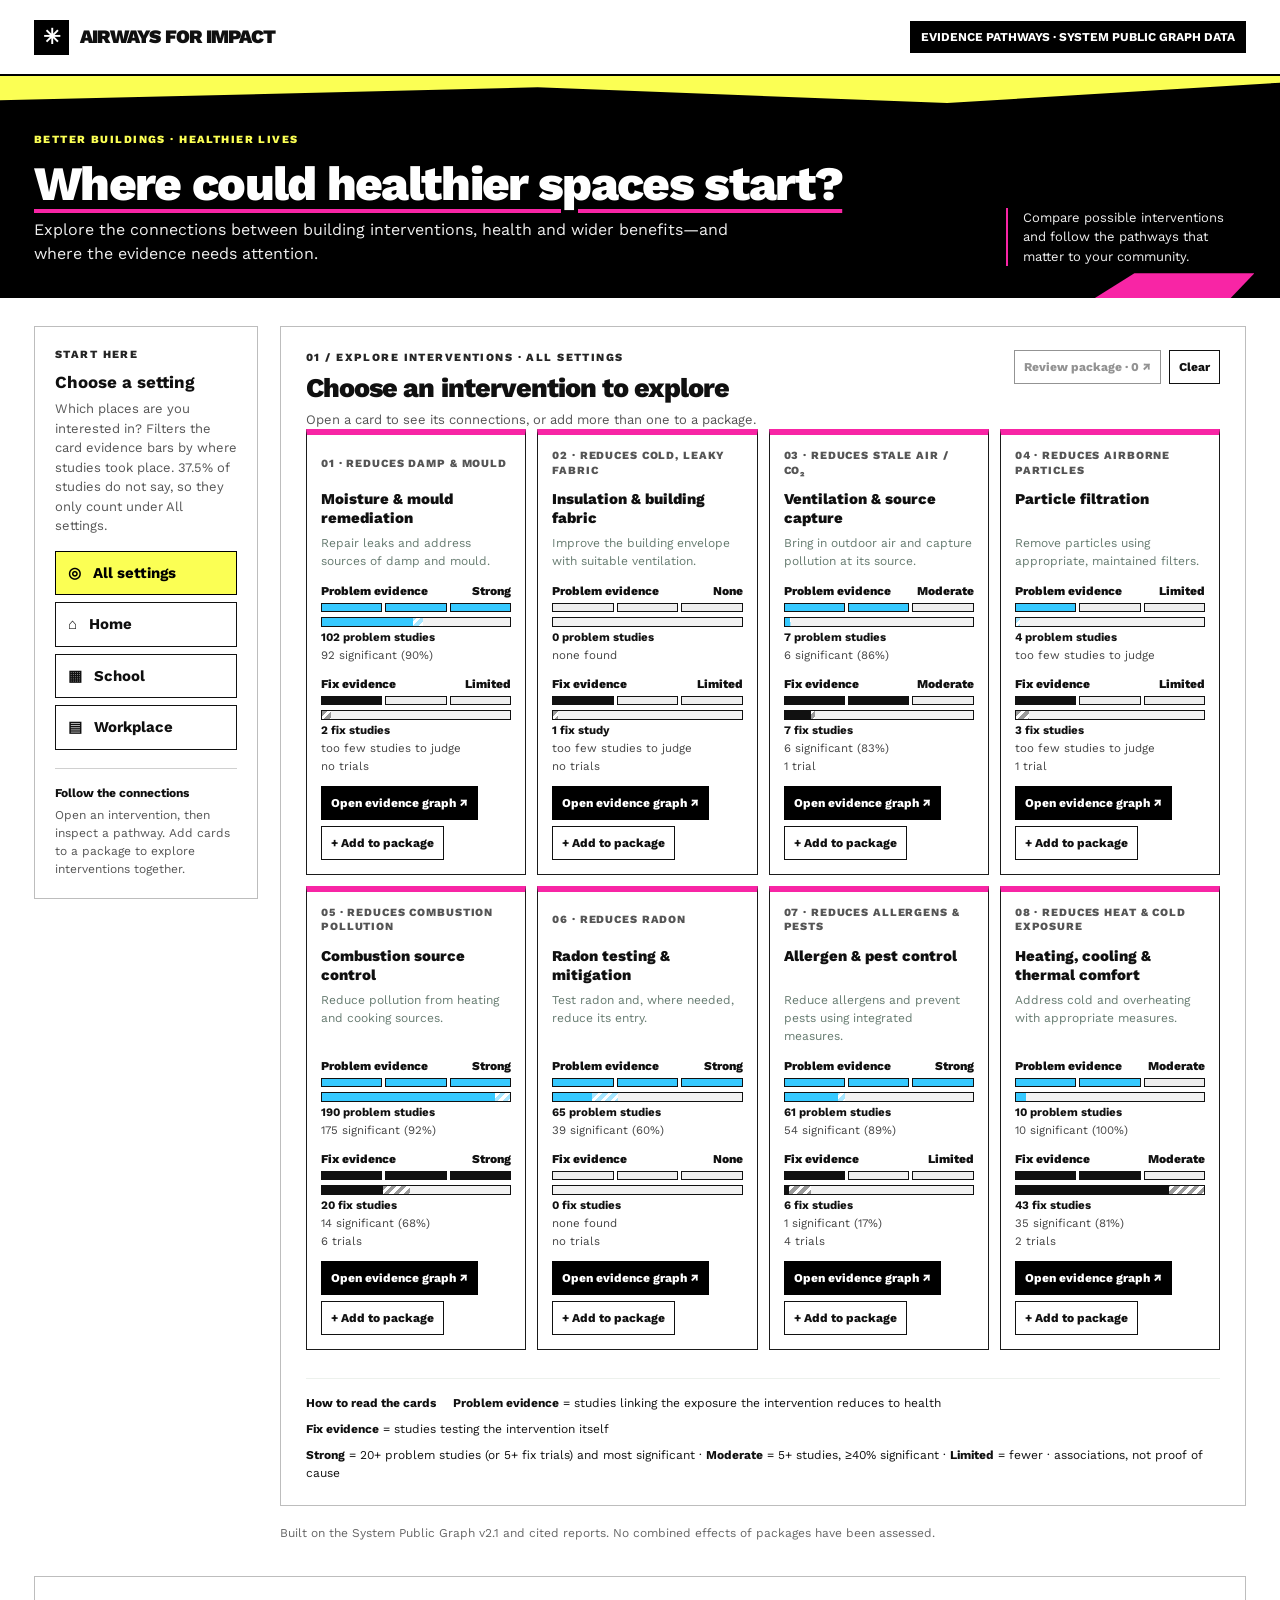
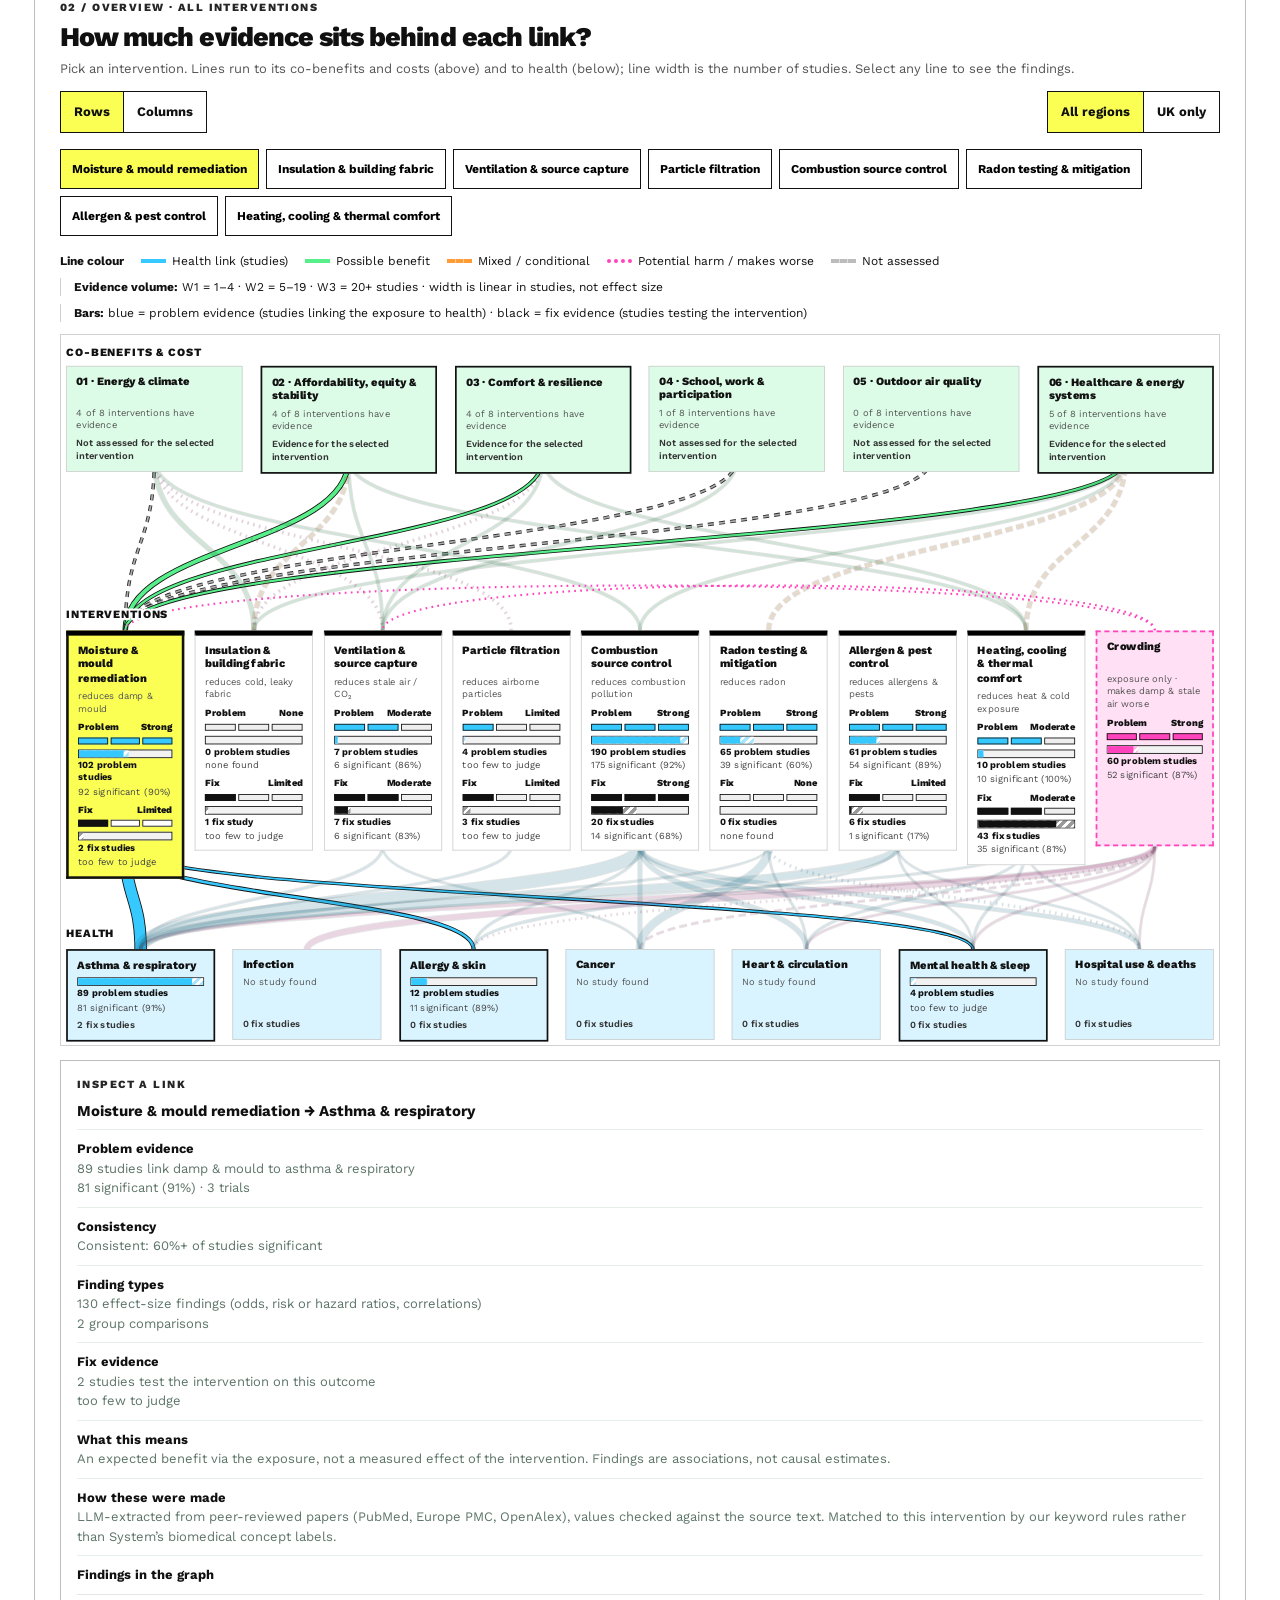
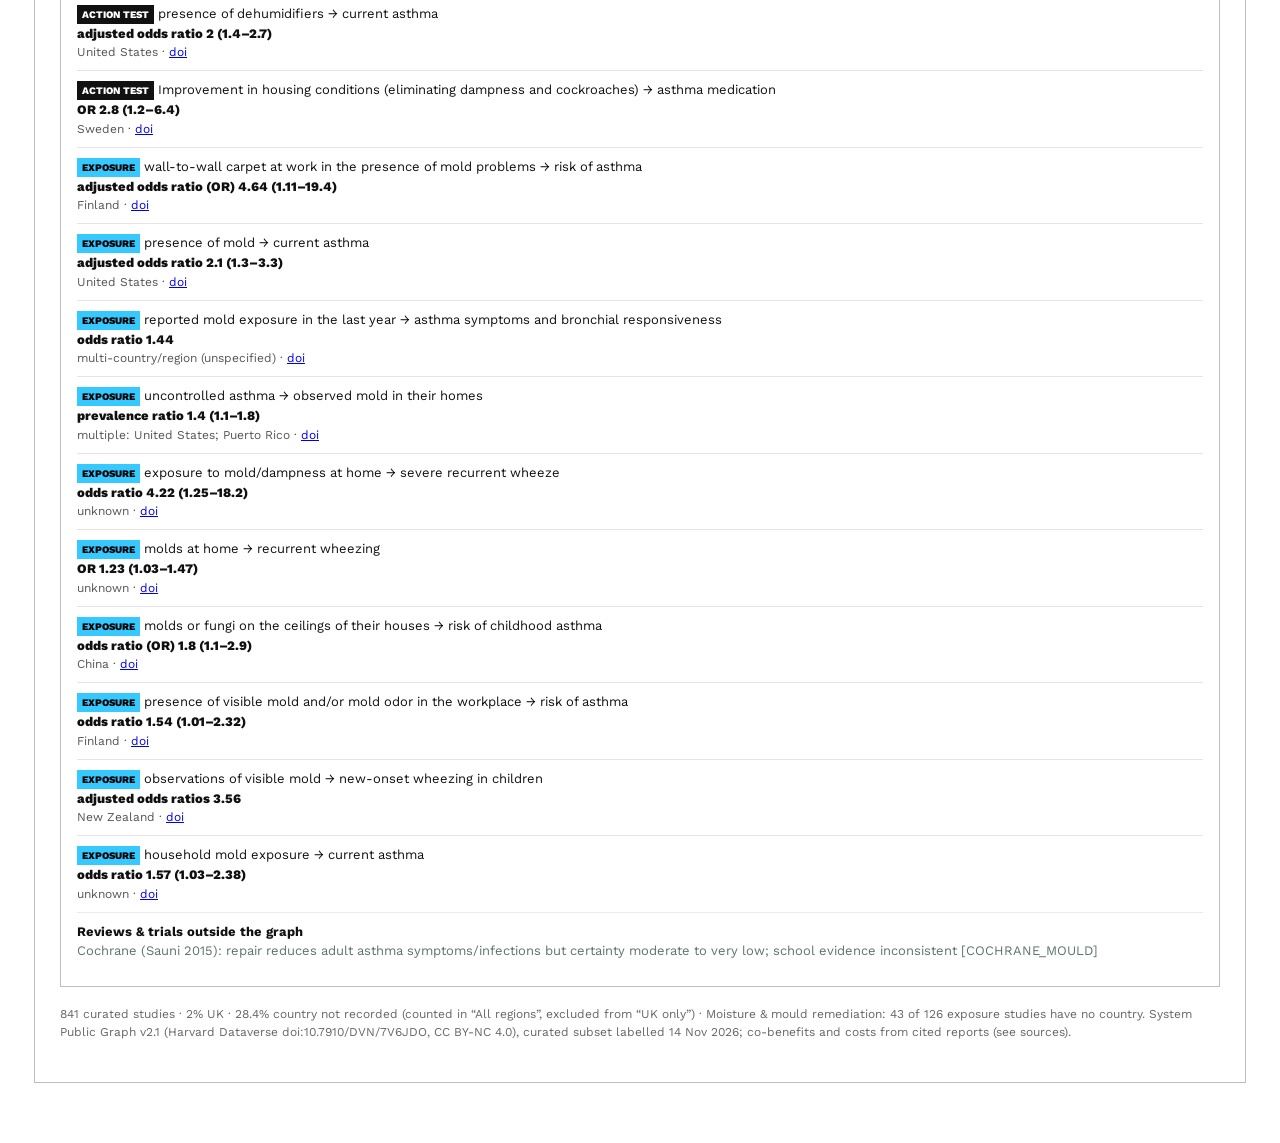
<file: index.html>
<!doctype html>
<html lang="en"><head><meta charset="utf-8"><meta name="viewport" content="width=device-width, initial-scale=1">
<title>Airways for Impact — indoor air evidence pathways</title>
<link rel="preconnect" href="https://fonts.googleapis.com"><link href="https://fonts.googleapis.com/css2?family=Work+Sans:wght@400;500;600;700;800;900&display=swap" rel="stylesheet">
<style>
:root{--ink:#173a32;--muted:#60766d;--green:#17664f;--line:#dce7dd;--paper:#f5f7f1;--amber:#a96114;--harm:#9b4661}*{box-sizing:border-box}body{margin:0;background:var(--paper);color:var(--ink);font:15px/1.5 system-ui,-apple-system,"Segoe UI",sans-serif}button{font:inherit;cursor:pointer}button:focus-visible{outline:3px solid #d39737;outline-offset:3px}.shell{max-width:1390px;margin:auto;padding:0 34px}.top{background:white;border-bottom:1px solid var(--line)}.top .shell{height:74px;display:flex;align-items:center;justify-content:space-between}.brand{display:flex;gap:11px;align-items:center;font-weight:800;font-size:19px;letter-spacing:-.04em}.mark{display:grid;place-items:center;width:35px;height:35px;border-radius:11px;background:#226f5a;color:#fff;font-size:21px}.tag{font-size:12px;font-weight:700;color:#527366;background:#eaf3eb;border-radius:50px;padding:7px 11px}.main{padding-top:34px;padding-bottom:60px}.eyebrow,.cap{font-size:11px;letter-spacing:.13em;text-transform:uppercase;font-weight:800;color:#5a8371}.hero{display:flex;justify-content:space-between;gap:30px;align-items:end;margin-bottom:25px}.hero h1{font:500 clamp(34px,4vw,48px)/1.08 Georgia,serif;letter-spacing:-.035em;margin:9px 0}.hero p{margin:0;max-width:700px;color:var(--muted);font-size:16px}.hero-note{border-left:2px solid #b5d5c2;padding-left:15px;max-width:240px;color:var(--muted);font-size:13px}.layout{display:grid;grid-template-columns:224px minmax(0,1fr);align-items:start;gap:22px}.side,.panel,.detail,.pack{background:white;border:1px solid var(--line);border-radius:16px}.side{padding:20px;position:sticky;top:15px}.side h2{font-size:17px;margin:6px 0 4px}.side p{font-size:13px;color:var(--muted);margin:0 0 15px}.choices{display:grid;gap:7px}.choice{border:1px solid var(--line);background:white;color:var(--ink);border-radius:9px;padding:10px 12px;text-align:left;font-weight:700}.choice[aria-pressed=true]{background:#e5f2e9;border-color:#76a58a;color:#155e48}.side-note{border-top:1px solid var(--line);padding-top:15px;margin-top:18px;font-size:12px;color:var(--muted)}.side-note b{display:block;color:var(--ink);margin-bottom:4px}.panel{padding:23px 25px}.panelhead{display:flex;justify-content:space-between;gap:16px;align-items:start}.panelhead h2,.detail h2{font:500 27px/1.15 Georgia,serif;letter-spacing:-.02em;margin:6px 0}.panelhead p,.detail p{margin:0;color:var(--muted);font-size:13px}.sim{background:#fff5e3;color:#835921;border:1px solid #eddbb7;border-radius:9px;padding:10px 13px;margin:17px 0;font-size:12px;line-height:1.4}.cards{display:grid;grid-template-columns:repeat(4,minmax(0,1fr));gap:11px}.card{display:flex;flex-direction:column;border:1px solid #d6e5d8;background:#f9fcf8;border-radius:13px;padding:14px;min-height:252px;overflow:hidden}.card.open{background:#f1f8f3;border-color:#8bb69a}.card-top{display:flex;justify-content:space-between;align-items:center;gap:6px}.number{font-size:11px;color:#799083;font-weight:800;letter-spacing:.08em}.card h3{font-size:15px;line-height:1.25;margin:10px 0 7px}.card p{font-size:12px;color:#667b70;margin:0}.card-body{flex:1}.front-foot{font-size:11px;color:#75897d;margin-top:16px}.card-actions{display:flex;gap:6px;flex-wrap:wrap;margin-top:12px}.btn{border:1px solid #bad6c3;border-radius:8px;color:#175d47;background:white;font-size:12px;font-weight:750;padding:7px 9px}.btn.primary{background:#1d6a50;color:white;border-color:#1d6a50}.btn[aria-pressed=true]{background:#e1f1e5;border-color:#83b493}.card-graph{height:107px;width:100%;display:block;margin:4px 0 0}.svg-label{font:600 10px system-ui;fill:#375a4c}.svg-small{font:600 8px system-ui;fill:#587567}.back-caption{font-size:10px!important;color:#708479!important}.mini-legend{display:flex;flex-wrap:wrap;align-items:center;gap:8px 17px;border-top:1px solid #edf1ed;margin-top:17px;padding-top:15px;font-size:11px;color:#526a5e}.leg{display:inline-flex;align-items:center;gap:6px}.stroke{width:25px;border-top:4px solid #23816a}.stroke.mix{border-color:#c27c20;border-top-width:3px;border-top-style:dashed}.stroke.harm{border-color:#a24a67;border-top-style:dotted}.stroke.na{border-color:#8b9b92;border-top-style:dashed;border-top-width:2px}.weight{border-left:1px solid var(--line);padding-left:13px}.detail,.pack{margin-top:16px;padding:22px 25px}.detailhead{display:flex;align-items:start;justify-content:space-between;gap:15px}.detailhead .tag{white-space:nowrap}.flow{display:grid;grid-template-columns:1fr 42px 1fr 42px 1fr 42px 1fr;align-items:center;gap:0;margin:18px 0}.node{background:#f5f9f4;border:1px solid #dce9dc;border-radius:10px;padding:13px;min-height:91px}.node b{display:block;font-size:13px;line-height:1.25;margin-top:7px}.node span{font-size:10px;color:#668073;text-transform:uppercase;letter-spacing:.07em;font-weight:800}.edge{height:0;border-top:5px solid #23816a;position:relative}.edge:after{content:'›';position:absolute;right:-3px;top:-16px;color:#23816a;font-size:21px}.edge.mid{border-top:3px dashed #c27c20}.edge.mid:after{color:#a66b1e}.edge.none{border-top:2px dashed #8b9b92}.edge.none:after{color:#8b9b92}.details-grid{display:grid;grid-template-columns:1fr 1fr;gap:10px}.insight{background:#f7f9f5;border-radius:9px;padding:12px 14px;font-size:12px;color:#5f7369}.insight b{display:block;color:#254f3d;margin-bottom:3px}.pack{display:flex;justify-content:space-between;gap:20px;align-items:center}.pack h2{font-size:16px;margin:0 0 4px}.pack p{font-size:12px;color:var(--muted);margin:0}.selected{display:flex;flex-wrap:wrap;gap:6px;margin-top:9px}.chip{border-radius:30px;padding:5px 9px;background:#eaf4eb;color:#27614a;font-size:11px;font-weight:700}.foot{font-size:12px;color:#708377;margin:18px 0}.focus-btn{border:0;background:none;text-decoration:underline;text-underline-offset:3px;color:#17664f;padding:0;font-weight:700;font-size:11px}.live{position:absolute;left:-9999px}.back-title{font-size:11px;font-weight:700;color:#4e7461;margin:7px 0 0}
@media(max-width:1150px){.cards{grid-template-columns:repeat(2,minmax(0,1fr))}.card{min-height:222px}}@media(max-width:750px){.shell{padding-left:17px;padding-right:17px}.hero-note{display:none}.layout{grid-template-columns:1fr}.side{position:static}.choices{grid-template-columns:repeat(3,1fr)}.side-note{display:none}.panel,.detail,.pack{padding:18px}.flow{grid-template-columns:1fr;gap:4px}.node{min-height:auto}.edge,.edge.mid,.edge.none{height:18px;width:0;border-top:0;border-left:3px solid #23816a;justify-self:center}.edge.mid{border-left:3px dashed #c27c20}.edge.none{border-left:2px dashed #8b9b92}.edge:after{content:'⌄';right:auto;top:2px;left:-7px}.pack{align-items:start;flex-direction:column}.weight{border:0;padding:0}.details-grid{grid-template-columns:1fr}}@media(max-width:470px){.cards{grid-template-columns:1fr}.hero h1{font-size:34px}.top .tag{font-size:10px}.panelhead{display:block}.card{min-height:190px}}
.svg-label{font-size:12px}.svg-small{font-size:10px}.card-graph{height:120px}.card{min-height:240px}.pack>div{flex:1}.pack{align-items:flex-start}
dialog.map-dialog{border:0;border-radius:18px;padding:0;width:min(1500px,96vw);max-width:none;max-height:95vh;background:#f6f8f3;color:var(--ink);box-shadow:0 30px 90px #0b2a1b55}dialog.map-dialog::backdrop{background:#102e24bb}.modal-head{position:sticky;top:0;z-index:5;background:#fff;border-bottom:1px solid var(--line);padding:18px 27px;display:flex;align-items:start;justify-content:space-between;gap:20px}.modal-head h2{font:500 30px/1.15 Georgia,serif;margin:4px 0}.modal-head p{font-size:13px;color:var(--muted);margin:0}.close{background:white;border:1px solid var(--line);border-radius:8px;padding:8px 13px;color:var(--ink);font-weight:700}.modal-body{padding:0 27px 28px}.map-grid{display:grid;grid-template-columns:minmax(0,1fr) 280px;gap:15px;align-items:start}.map-box,.inspector,.investment{background:#fff;border:1px solid var(--line);border-radius:14px}.map-box{padding:17px}.map-box h3,.inspector h3,.investment h3{margin:0;font-size:16px}.map-box p,.inspector p,.investment p{font-size:12px;color:var(--muted);margin:5px 0}.graph-wrap{overflow-x:auto;background:#f9fbf8;border:1px solid #edf2eb;border-radius:11px;margin-top:12px}.network{width:100%;min-width:850px;height:auto;display:block}.network text{font-family:system-ui,sans-serif}.network .heading{font-size:11px;letter-spacing:1px;font-weight:800;fill:#678579}.network .node-title{font-size:12px;font-weight:700;fill:#254e40}.network .node-sub{font-size:10px;fill:#71867b}.network .map-edge{fill:none;stroke-linecap:round}.network .edge-hit{fill:none;stroke:transparent;stroke-width:20;cursor:pointer}.network .edge-hit:focus{stroke:#e4b45177;outline:none}.network .edge-num{font-size:10px;font-weight:800;fill:white;pointer-events:none}.network .edge-badge{pointer-events:none}.map-legend{margin:10px 0 0;padding:0;border:0}.inspector{padding:17px;position:sticky;top:90px}.inspector h4{font-size:14px;line-height:1.3;margin:12px 0}.metric{border-top:1px solid #e8eee8;padding:9px 0;font-size:12px;color:#5d7468}.metric b{display:block;color:#244b3b}.demo-label{font-weight:800;color:#9b6426}.link-list{display:flex;flex-wrap:wrap;gap:6px;margin-top:11px}.link-list button{font-size:11px;padding:6px 8px}.link-list button[aria-pressed=true]{background:#1e6b51;color:white;border-color:#1e6b51}.investment{padding:18px;margin-top:15px}.investment-grid{display:grid;grid-template-columns:repeat(3,1fr);gap:10px;margin-top:10px}.investment-cell{padding:13px;background:#f6f9f5;border-radius:9px}.investment-cell b{font-size:12px;color:#275443}.investment-cell p{font-size:12px}.card{min-height:205px}.card h3{margin-top:12px}.node-under{font-size:11px;color:#769083;margin-top:13px}
@media(max-width:1000px){.map-grid{grid-template-columns:1fr}.inspector{position:static}.investment-grid{grid-template-columns:1fr}.modal-head{position:static}.modal-body{padding:0 16px 20px}.modal-head{padding:16px}.modal-head h2{font-size:24px}} 
dialog.map-dialog{border-radius:0}.network .edge-hit{stroke-width:26}.link-list button{font-size:12px}.map-note{margin:8px 0!important;font-size:12px!important;color:#4b4b4b!important}
/* Visual language inspired by Elevate Great: bold typography, monochrome and angular neon accents. */
:root{--ink:#101010;--muted:#555;--green:#111;--line:#d0d0d0;--paper:#fff}body{font-family:"Work Sans",Arial,Helvetica,sans-serif;background:#fff}.top{border-bottom:2px solid #000}.brand{font-weight:900;text-transform:uppercase;letter-spacing:-.04em}.mark{background:#000;color:#fff;border-radius:0}.top .tag{background:#000;color:#fff;border-radius:0;text-transform:uppercase}.main{padding-top:0}.hero{position:relative;background:#000;color:#fff;margin:0 -34px 28px;padding:56px 34px 32px;overflow:hidden}.hero:before{content:"";position:absolute;top:0;left:0;right:0;height:27px;background:#fbff54;clip-path:polygon(0 0,100% 0,100% 25%,74% 100%,42% 42%,0 90%)}.hero:after{content:"";position:absolute;right:2%;bottom:0;width:160px;height:25px;background:#f825a5;clip-path:polygon(25% 0,100% 0,85% 100%,0 100%)}.hero h1,.panelhead h2,.modal-head h2{font-family:"Work Sans",Arial,Helvetica,sans-serif;font-weight:800;letter-spacing:-.035em}.hero h1{text-decoration:underline;text-decoration-color:#f825a5;text-decoration-thickness:4px;text-underline-offset:9px}.hero p,.hero-note{color:#eee}.hero .eyebrow{color:#fbff54}.hero-note{border-color:#f825a5}.eyebrow,.cap{color:#252525}.side,.panel,.pack,.map-box,.inspector,.investment,.map-dialog,.card,.investment-cell{border-radius:0}.side,.panel,.pack,.map-box,.inspector,.investment{border:1px solid #bdbdbd}.card{background:#fff;border:1px solid #1b1b1b;border-top:6px solid #f825a5}.card h3{font-weight:800}.number{color:#555}.choice{border:1px solid #111;border-radius:0}.choice[aria-pressed=true]{background:#fbff54;color:#000;border-color:#000}.btn{border:1px solid #111;border-radius:0;color:#111;background:#fff}.btn.primary{background:#000;border-color:#000;color:#fff}.btn:hover,.btn.primary:hover{background:#f825a5;color:#000;border-color:#000}.btn[aria-pressed=true],.chip{background:#fbff54;color:#000;border-radius:0}.sim{background:#fff8d2;color:#3d3000;border:1px solid #c8ba55;border-radius:0}.tag{background:#f5f5f5;color:#111;border-radius:0}.modal-head{border-bottom:4px solid #f825a5}.modal-head h2{font-size:30px}.close{border:1px solid #000;border-radius:0}.map-box,.inspector{background:#fff}.graph-wrap{background:#fafafa;border:1px solid #d1d1d1;border-radius:0}.network .heading{fill:#333}.network .node-title{fill:#111}.investment-cell{background:#f1f1f1}.investment-cell b{color:#111}.link-list button[aria-pressed=true]{background:#000;border-color:#000}.pack h2{font-weight:800}.foot{color:#666}dialog.map-dialog::backdrop{background:#000b}button:focus-visible{outline:3px solid #d31585;outline-offset:3px}@media(max-width:750px){.hero{margin-left:-17px;margin-right:-17px;padding-left:17px;padding-right:17px}.hero:after{display:none}}
.graph-wrap{background:#101010;border:0}.network .heading{fill:#dedede}.network .node-title{fill:#111}.network .edge-num{fill:#111;font-size:10px}.stroke{border-color:#57ef8a}.stroke.mix{border-color:#ff9c36}.stroke.harm{border-color:#ff43bd}.stroke.na{border-color:#aaa}.stroke.member{border-color:#36c9ff;border-top-style:dotted}.package-actions{display:flex;gap:8px;align-items:start;flex-wrap:wrap}.btn:disabled{opacity:.45;cursor:not-allowed}.matrix-wrap{overflow-x:auto;margin-top:20px}.matrix-wrap h3{margin-bottom:6px}.matrix{width:100%;border-collapse:collapse;font-size:12px}.matrix th,.matrix td{text-align:left;border:1px solid #ccc;padding:9px;min-width:130px}.matrix thead th{background:#111;color:white}.matrix tbody th{background:#f4f4f4}.matrix .unknown-cell{color:#555;font-weight:700}.matrix .joint-row th{background:#fbff54}.score-legend{background:#f5f5f5;padding:9px;margin-top:10px;font-size:12px;color:#111}.score-legend b{font-weight:800}.network text{font-family:'Work Sans',Arial,sans-serif}.modal-body .metric b{color:#111}
.index-group{border:1px solid #a5a5a5;margin:8px 0;background:#fff}.index-group summary{cursor:pointer;padding:12px 14px;font-weight:800;background:#f3f3f3;list-style-position:inside}.index-group[open] summary{background:#fbff54}.index-group .group-content{padding:12px}.index-group .group-content p{margin:0 0 10px;color:#444}.matrix-scroll{overflow-x:auto}.matrix{width:100%;min-width:530px}.matrix th,.matrix td{vertical-align:top}.matrix th:first-child{min-width:270px}.matrix thead th:not(:first-child){min-width:150px}.matrix td{color:#333}.indicator-unit{display:block;font-weight:400;color:#555;margin-top:3px}.matrix-actions{display:flex;gap:8px;flex-wrap:wrap;margin:10px 0}.index-count{font-size:11px;font-weight:500;margin-left:5px}.joint-head{background:#075d80!important}.scope-note{font-size:12px;color:#444;max-width:950px}
body:has(dialog[open]){overflow:hidden}.matrix-wrap{scroll-margin-top:150px}.inspector{top:145px}.index-count{font-size:12px}.metric,.matrix,.scope-note{font-size:13px}@media(max-width:1000px){.inspector{position:static}.matrix-wrap{scroll-margin-top:16px}}
.gctl{display:flex;gap:10px;flex-wrap:wrap}.seg{display:flex;border:1px solid #111}.seg button{border:0;background:#fff;color:#111;padding:9px 13px;font-weight:700;font-size:13px;min-height:40px}.seg button[aria-pressed=true]{background:#fbff54}.seg button+button{border-left:1px solid #111}
.gpick{display:flex;flex-wrap:wrap;gap:7px;margin:16px 0}.gpick button{border:1px solid #111;background:#fff;color:#000;padding:9px 11px;font-weight:700;font-size:12px;min-height:40px}.gpick button[aria-pressed=true]{background:#fbff54}
.gwrap{display:grid;grid-template-columns:1fr;gap:14px;align-items:start}.gscroll{overflow-x:auto;border:1px solid #d1d1d1;background:#fff}#gsvg{display:block;width:100%;min-width:1240px;height:auto}
#gsvg text{font-family:'Work Sans',Arial,sans-serif}#gsvg .hit{fill:none;stroke:transparent;stroke-width:16;cursor:pointer}#gsvg .hit:focus{outline:none;stroke:#fbff5499}#gsvg .nodeg{cursor:pointer}
.ginspect{border:1px solid #bdbdbd;padding:16px;max-height:520px;overflow:auto;font-size:13px}.ginspect h4{margin:8px 0;font-size:15px;line-height:1.3}.ginspect .metric b{display:block;color:#111}
.ginspect ul{list-style:none;margin:0;padding:0}.ginspect li{border-top:1px solid #e5e5e5;padding:9px 0}.ginspect li .st{font-weight:800}.ginspect li .meta{color:#555;font-size:12px}.tagk{display:inline-block;font-size:10px;font-weight:800;padding:2px 5px;margin-right:4px;background:#111;color:#fff}.tagk.e{background:#36c9ff;color:#000}
.glegend{display:flex;flex-wrap:wrap;gap:8px 17px;align-items:center;border-top:1px solid #edf1ed;margin-top:14px;padding-top:12px;font-size:12px;color:#111}.gl{width:25px;border-top:4px solid}.cardbars{margin:10px 0 0;display:grid;gap:6px}.cardbars .row{display:flex;align-items:center;gap:6px;font-size:11px;color:#444}.cardbars .trk{flex:1;height:8px;border:1px solid #111;background:#eee;position:relative}.cardbars .fill{position:absolute;left:0;top:0;bottom:0}
@media(max-width:1000px){.gwrap{grid-template-columns:1fr}.ginspect{position:static;max-height:none}}
#gsvg foreignObject{overflow:visible}.gn{box-sizing:border-box;padding:9px 11px;display:flex;flex-direction:column;gap:6px;overflow:visible;font-family:'Work Sans',Arial,sans-serif;color:#111;border:1px solid #d0d0d0;background:#fff;overflow-wrap:break-word;word-break:normal}
.gn .gt{font-weight:800;font-size:13px;line-height:1.25}.gn .gs{font-size:11px;line-height:1.35;color:#555}.gn .gs2{font-size:11px;line-height:1.35;color:#333;font-weight:600}
.gn.cob{background:#dcfce7}.gn.cob.on{border:2px solid #111}.gn.hl{background:#d9f4ff}.gn.hl.on{border:2px solid #111}.gn.int{border-top:6px solid #000}.gn.int.sel{background:#fbff54;border:3px solid #111;border-top:6px solid #000}.gn.cr{background:#ffe0f4;border:2px dashed #ff43bd}
.gn .mt{display:flex;flex-direction:column;gap:3px}.gn .mh{display:flex;justify-content:space-between;gap:6px;font-size:11px;font-weight:800}.gn .ms{display:flex;gap:3px}.gn .seg{flex:1 1 0;height:8px;border:1px solid #111}
.gn .qb{display:flex;flex-direction:column;gap:2px}.gn .qt{position:relative;height:10px;border:1px solid #111;background:#f2f2f2}.gn .qh,.gn .qs{position:absolute;left:0;top:0;bottom:0}.gn .ql{font-size:11px;font-weight:700;line-height:1.3}.gn .ql2{font-size:11px;color:#444;line-height:1.3}
#gsvg .nodeg,#gsvg foreignObject[data-kind]{cursor:pointer}
.cardbars{margin:12px 0 0;display:grid;gap:12px}.cb{display:flex;flex-direction:column;gap:3px;font-size:11.5px;color:#444;min-width:0}.cb-h{display:flex;justify-content:space-between;gap:8px;font-weight:800;color:#111;font-size:12px}.cb-m{display:flex;gap:3px}.cb-seg{flex:1 1 0;height:9px;border:1px solid #111}
.cb-q{position:relative;height:10px;border:1px solid #111;background:#f2f2f2;margin-top:2px}.cb-qh,.cb-qs{position:absolute;left:0;top:0;bottom:0}.cb-l{font-weight:700;color:#111;line-height:1.3}.cb-l2{line-height:1.3}.cb-of{font-weight:400;color:#666}
.card,.card *{overflow-wrap:anywhere;min-width:0}.number{white-space:normal!important;line-height:1.3}
.cb-x{line-height:1.3;color:#111;font-weight:600;margin-top:2px;padding-left:7px;border-left:3px solid #fbff54}
@supports (grid-template-rows:subgrid){.cards{row-gap:0!important;align-items:stretch}.cards .card{display:grid!important;grid-template-rows:subgrid;grid-row:span 5;row-gap:0;margin-bottom:11px;min-height:0}.cards .card-body{display:contents}.cards .front-foot{display:none}.cards .card h3{align-self:start}.cards .card-body p{align-self:start;margin-bottom:0}.cards .card-actions{align-self:end}}
.cardbars{align-content:start}
#gsvg{width:100%;height:auto}
.gn.cob .gt,#gsvg.multi .gn.int .gt{min-height:2.5em}#gsvg.multi .gn.int .gs{min-height:2.7em}.gn .mh span{white-space:nowrap}
.gn .gx{font-size:11px;line-height:1.3;font-weight:600;padding-left:6px;border-left:3px solid #fbff54}.gn.int.sel .gx{border-left-color:#111}
.gn.cob .gs2,.gn.int .gx{margin-top:auto}.gn.hl .gs2{margin-top:auto}

.gn.int.sel .seg[style*='#eee']{background:#fff!important}

.ginspect{max-height:none!important;overflow:visible!important;height:auto}
.back{display:inline-block;margin:18px 0 0;font-weight:800;color:#111}.pkgnote{background:#fff8d2;border:1px solid #c8ba55;padding:10px 13px;font-size:13px;margin-top:12px}</style></head><body>
<header class="top"><div class="shell"><div class="brand"><span class="mark">✳</span> Airways for Impact</div><span class="tag">Evidence pathways · System Public Graph data</span></div></header>
<main class="shell main"><div class="hero"><div><div class="eyebrow">Better buildings · healthier lives</div><h1>Where could healthier spaces start?</h1><p>Explore the connections between building interventions, health and wider benefits—and where the evidence needs attention.</p></div><div class="hero-note">Compare possible interventions and follow the pathways that matter to your community.</div></div>
<div class="layout"><aside class="side"><div class="cap">Start here</div><h2>Choose a setting</h2><p>Which places are you interested in? Filters the card evidence bars by where studies took place. 37.5% of studies do not say, so they only count under All settings.</p><div class="choices" role="group" aria-label="Setting"><button class="choice" data-setting="All" aria-pressed="true">◎ &nbsp; All settings</button><button class="choice" data-setting="Home" aria-pressed="false">⌂ &nbsp; Home</button><button class="choice" data-setting="School" aria-pressed="false">▦ &nbsp; School</button><button class="choice" data-setting="Workplace" aria-pressed="false">▤ &nbsp; Workplace</button></div><div class="side-note"><b>Follow the connections</b>Open an intervention, then inspect a pathway. Add cards to a package to explore interventions together.</div></aside>
<div><section class="panel"><div class="panelhead"><div><div class="eyebrow">01 / Explore interventions · <span id="setting-label">All settings</span></div><h2>Choose an intervention to explore</h2><p>Open a card to see its connections, or add more than one to a package.</p></div><span style="display:flex;gap:8px;flex-wrap:wrap"><button class="btn" id="review" type="button" disabled>Review package · 0 ↗</button><button class="btn" id="clear2" type="button">Clear</button></span></div><div id="cards" class="cards"></div><div class="card-legend" aria-label="Legend" style="display:flex;flex-wrap:wrap;gap:8px 17px;border-top:1px solid #edf1ed;margin-top:17px;padding-top:15px;font-size:12px;color:#111"><b>How to read the cards</b><span><b>Problem evidence</b> = studies linking the exposure the intervention reduces to health</span><span><b>Fix evidence</b> = studies testing the intervention itself</span><span><b>Strong</b> = 20+ problem studies (or 5+ fix trials) and most significant · <b>Moderate</b> = 5+ studies, ≥40% significant · <b>Limited</b> = fewer · associations, not proof of cause</span></div><div hidden class="old-legend"><b>Line colour + pattern</b><span class="leg"><i class="stroke"></i> Benefit</span><span class="leg"><i class="stroke harm"></i> Potential harm</span><span class="leg"><i class="stroke mix"></i> Mixed</span><span class="leg"><i class="stroke na"></i> Not assessed</span><span class="weight"><b>Weight:</b> thicker = stronger reviewed evidence, not larger effect.</span></div></section>
<section class="pack" id="package" hidden style="display:none"><div><div class="eyebrow">02 / Explore together</div><h2>Build an intervention package</h2><p id="pack-note">Add two or more cards to consider their connections together.</p><div id="selected" class="selected"></div><div id="pack-comparison"></div></div><div class="package-actions"><button id="open-package" class="btn primary" type="button" disabled>Open package evidence graph ↗</button><button id="clear" class="btn" type="button">Clear selection</button></div></section><p class="foot">Built on the System Public Graph v2.1 and cited reports. No combined effects of packages have been assessed.</p></div></div><section class="panel" id="graph" aria-labelledby="graph-title" style="margin-top:16px">
<div class="panelhead"><div><div class="eyebrow">02 / Overview · all interventions</div><h2 id="graph-title">How much evidence sits behind each link?</h2><p>Pick an intervention. Lines run to its co-benefits and costs (above) and to health (below); line width is the number of studies. Select any line to see the findings.</p></div>
</div>
<div class="gctl" style="justify-content:space-between;width:100%;margin:12px 0 14px"><div class="seg" role="group" aria-label="Layout"><button type="button" data-layout="rows" aria-pressed="true">Rows</button><button type="button" data-layout="cols" aria-pressed="false">Columns</button></div>
<div class="seg" role="group" aria-label="Evidence from"><button type="button" data-region="all" aria-pressed="true">All regions</button><button type="button" data-region="uk" aria-pressed="false">UK only</button></div></div>
<div id="gpick" class="gpick" role="group" aria-label="Choose an intervention"></div>
<div class="glegend" style="border-top:0;margin-top:4px;padding-top:0;margin-bottom:12px"><b>Line colour</b><span class="leg"><i class="gl" style="border-color:#36c9ff"></i> Health link (studies)</span><span class="leg"><i class="gl" style="border-color:#57ef8a"></i> Possible benefit</span><span class="leg"><i class="gl" style="border-color:#ff9c36;border-top-style:dashed"></i> Mixed / conditional</span><span class="leg"><i class="gl" style="border-color:#ff43bd;border-top-style:dotted"></i> Potential harm / makes worse</span><span class="leg"><i class="gl" style="border-color:#bcbcbc;border-top-style:dashed"></i> Not assessed</span>
<span class="weight"><b>Evidence volume:</b> W1 = 1–4 · W2 = 5–19 · W3 = 20+ studies · width is linear in studies, not effect size</span>
<span class="weight"><b>Bars:</b> blue = problem evidence (studies linking the exposure to health) · black = fix evidence (studies testing the intervention)</span></div>
<div class="gwrap"><div class="gscroll"><svg id="gsvg" role="group" aria-label="Evidence graph"></svg></div>
<aside class="ginspect" aria-live="polite"><div class="eyebrow">Inspect a link</div><div id="ginspect"></div></aside></div>
<p class="foot" id="gfoot"></p>
</section>
</main><div id="announcement" class="live" aria-live="polite"></div>
<dialog class="map-dialog" id="map-dialog" aria-labelledby="map-title"><div class="modal-head"><div><div class="eyebrow">Intervention systems map · illustrative</div><h2 id="map-title"></h2><p id="map-subtitle"></p></div><button class="close" id="close-map" type="button">✕ &nbsp; Close map</button></div><div class="modal-body"><div class="sim"><b>Example only — not evidence or a ranking.</b> The connections, colours and weights are illustrative placeholders, repeated across maps. They do not represent assessed causal effects or investment recommendations.</div><div class="map-grid"><section class="map-box"><div class="eyebrow">01 / Trace the system</div><h3>Follow the connections</h3><p>Select a numbered line, or choose its corresponding link below the map, to inspect the connection.</p><div class="graph-wrap"><svg id="network" class="network" viewBox="0 0 900 365" role="group" aria-label="Illustrative weighted network of interventions, indoor conditions, health and wider outcomes"></svg></div><div class="mini-legend map-legend"><span class="leg"><i class="stroke"></i> Benefit</span><span class="leg"><i class="stroke harm"></i> Potential harm</span><span class="leg"><i class="stroke mix"></i> Mixed</span><span class="leg"><i class="stroke na"></i> Not assessed</span><span class="weight">Thicker = stronger reviewed evidence, not larger effect</span></div><p class="map-note">Arrows show a proposed direction of influence; increases or decreases are not yet assessed. Unconnected outcomes remain open questions.</p><div id="links" class="link-list" aria-label="Select a pathway connection"></div></section><aside class="inspector" aria-live="polite"><div class="eyebrow">02 / Inspect a link</div><h3>Evidence detail</h3><h4 id="inspect-title"></h4><div class="metric"><b>Direction &amp; evidence confidence</b><span id="inspect-style" class="demo-label"></span> · illustrative only</div><div class="metric"><b>Effect magnitude &amp; uncertainty</b>Not populated; keep separate from confidence.</div><div class="metric"><b>Population, setting &amp; geography</b>Not assessed. Compare who benefits and who may be left out.</div><div class="metric"><b>Sources &amp; contradictions</b>No graph records linked. Association alone does not establish causation.</div></aside></div><section class="investment"><div class="eyebrow">03 / From evidence to action</div><h3>Where should we focus?</h3><p>These are decision prompts, not results. A strong link is not automatically the greatest leverage point.</p><div class="investment-grid"><div class="investment-cell"><b>Potential leverage</b><p>Review health burden, effect size, distribution and feasibility alongside confidence before prioritising action.</p></div><div class="investment-cell"><b>Weak or missing links</b><p>Investigate unassessed links, conflicting findings and groups underrepresented in the evidence.</p></div><div class="investment-cell"><b>Investment &amp; trade-offs</b><p>Consider costs, implementation, equity and harms; distinguish contextual NHS costs from proven savings.</p></div></div></section></div></dialog>
<script>window.HP_DATA={"interventions":[{"key":"Moisture & mould remediation","name":"Moisture & mould remediation","exposure":"damp & mould","harm_total":113,"exp_studies":126,"exp_uk":4,"direct":2,"direct_uk":0,"regions":{"Unknown":43,"East Asia":29,"Multi-country":14,"Europe (non-UK)":13,"North America":11,"UK":4,"Latin America":4,"Southeast Asia":3,"Oceania":2,"Africa":1,"South Asia":1,"Middle East & Central Asia":1},"settings":{"other/unspecified":47,"home":40,"school":32,"workplace":7},"int_settings":{"other/unspecified":2},"strength":{"p":{"studies":102,"tested":94,"significant":85,"pct_sig":90,"trials":4,"findings":160,"effect_size":158,"group_comparison":2,"level":"Strong","consistency":"consistent","by_outcome":{"allergy":{"studies":12,"tested":9,"significant":8,"pct_sig":89,"trials":1,"findings":16,"effect_size":16,"group_comparison":0,"level":"Moderate","consistency":"consistent"},"mental":{"studies":4,"tested":4,"significant":3,"pct_sig":75,"trials":0,"findings":12,"effect_size":12,"group_comparison":0,"level":"Limited","consistency":"consistent"},"resp":{"studies":89,"tested":82,"significant":75,"pct_sig":91,"trials":3,"findings":132,"effect_size":130,"group_comparison":2,"level":"Strong","consistency":"consistent"}}},"f":{"studies":2,"tested":2,"significant":2,"pct_sig":100,"trials":0,"findings":2,"effect_size":2,"group_comparison":0,"level":"Limited","consistency":"consistent","by_outcome":{"resp":{"studies":2,"tested":2,"significant":2,"pct_sig":100,"trials":0,"findings":2,"effect_size":2,"group_comparison":0,"level":"Limited","consistency":"consistent"}}}},"health":{"resp":{"harm":97,"harm_uk":0,"direct":2,"direct_uk":0,"findings":[{"k":"intervention","a":"presence of dehumidifiers","b":"current asthma","st":"adjusted odds ratio","v":2.0,"lo":1.4,"hi":2.7,"c":"United States","r":"North America","doi":"10.1177/003335491012500615","pm":21121233.0,"trial":false},{"k":"intervention","a":"Improvement in housing conditions (eliminating dampness and cockroaches)","b":"asthma medication","st":"OR","v":2.8,"lo":1.2,"hi":6.4,"c":"Sweden","r":"Europe (non-UK)","doi":"10.1136/bmjopen-2015-007979","pm":26739718.0,"trial":false},{"k":"exposure","a":"wall-to-wall carpet at work in the presence of mold problems","b":"risk of asthma","st":"adjusted odds ratio (OR)","v":4.64,"lo":1.11,"hi":19.4,"c":"Finland","r":"Europe (non-UK)","doi":"10.1093/aje/kwj249","pm":16877535.0,"trial":false},{"k":"exposure","a":"presence of mold","b":"current asthma","st":"adjusted odds ratio","v":2.1,"lo":1.3,"hi":3.3,"c":"United States","r":"North America","doi":"10.1177/003335491012500615","pm":21121233.0,"trial":false},{"k":"exposure","a":"reported mold exposure in the last year","b":"asthma symptoms and bronchial responsiveness","st":"odds ratio","v":1.44,"lo":null,"hi":null,"c":"multi-country/region (unspecified)","r":"Multi-country","doi":"10.1067/mai.2002.126383","pm":12170270.0,"trial":false},{"k":"exposure","a":"uncontrolled asthma","b":"observed mold in their homes","st":"prevalence ratio","v":1.4,"lo":1.1,"hi":1.8,"c":"multiple: United States; Puerto Rico","r":"Multi-country","doi":"10.1080/02770903.2020.1858861","pm":33272056.0,"trial":false},{"k":"exposure","a":"exposure to mold/dampness at home","b":"severe recurrent wheeze","st":"odds ratio","v":4.22,"lo":1.25,"hi":18.2,"c":"unknown","r":"Unknown","doi":"10.1016/j.jaip.2020.12.027","pm":33359443.0,"trial":false},{"k":"exposure","a":"molds at home","b":"recurrent wheezing","st":"OR","v":1.23,"lo":1.03,"hi":1.47,"c":"unknown","r":"Unknown","doi":"10.1016/j.jped.2021.01.001","pm":33567270.0,"trial":false},{"k":"exposure","a":"molds or fungi on the ceilings of their houses","b":"risk of childhood asthma","st":"odds ratio (OR)","v":1.8,"lo":1.1,"hi":2.9,"c":"China","r":"East Asia","doi":"10.1093/aje/kwf127","pm":12419771.0,"trial":false},{"k":"exposure","a":"presence of visible mold and/or mold odor in the workplace","b":"risk of asthma","st":"odds ratio","v":1.54,"lo":1.01,"hi":2.32,"c":"Finland","r":"Europe (non-UK)","doi":"10.1289/ehp.02110543","pm":12003761.0,"trial":false},{"k":"exposure","a":"observations of visible mold","b":"new-onset wheezing in children","st":"adjusted odds ratios","v":3.56,"lo":null,"hi":null,"c":"New Zealand","r":"Oceania","doi":"10.1111/ina.12413","pm":28779500.0,"trial":false},{"k":"exposure","a":"household mold exposure","b":"current asthma","st":"odds ratio","v":1.57,"lo":1.03,"hi":2.38,"c":"unknown","r":"Unknown","doi":"10.1016/j.ijheh.2021.113694","pm":33556714.0,"trial":false},{"k":"exposure","a":"mould at home at birth","b":"pneumonia","st":"OR","v":1.17,"lo":null,"hi":null,"c":"China","r":"East Asia","doi":"10.1016/j.envres.2018.08.003","pm":30121466.0,"trial":true},{"k":"exposure","a":"visible presence of mold","b":"current symptoms of rhinitis","st":"prevalence ratio","v":1.55,"lo":1.16,"hi":2.07,"c":"Singapore","r":"Southeast Asia","doi":"10.1111/j.1399-3038.2007.00544.x","pm":17617809.0,"trial":true}],"ps":{"studies":89,"tested":82,"significant":75,"pct_sig":91,"trials":3,"findings":132,"effect_size":130,"group_comparison":2,"level":"Strong","consistency":"consistent"},"fs":{"studies":2,"tested":2,"significant":2,"pct_sig":100,"trials":0,"findings":2,"effect_size":2,"group_comparison":0,"level":"Limited","consistency":"consistent"}},"inf":{"harm":0,"harm_uk":0,"direct":0,"direct_uk":0,"findings":[],"ps":{"studies":0,"tested":0,"significant":0,"pct_sig":null,"trials":0,"level":"None"},"fs":{"studies":0,"tested":0,"significant":0,"pct_sig":null,"trials":0,"level":"None"}},"allergy":{"harm":12,"harm_uk":0,"direct":0,"direct_uk":0,"findings":[{"k":"exposure","a":"fungi on walls of the house","b":"risk of early infantile atopic dermatitis","st":"odds ratio","v":2.14,"lo":1.41,"hi":3.22,"c":"multiple: Taiwan; Taiwan, Province of China","r":"Multi-country","doi":"10.1111/j.1399-3038.2007.00550.x","pm":17617812.0,"trial":true},{"k":"exposure","a":"dampness/humidity","b":"doctor-diagnosed eczema (DDE)","st":"odds ratio (aOR)","v":1.79,"lo":1.46,"hi":2.21,"c":"China","r":"East Asia","doi":"10.3390/ijerph18084131","pm":33919769.0,"trial":false},{"k":"exposure","a":"visible mold spots","b":"childhood eczema (ever)","st":"OR","v":1.46,"lo":1.29,"hi":1.66,"c":"China","r":"East Asia","doi":"10.1016/j.envres.2015.12.009","pm":26708528.0,"trial":false},{"k":"exposure","a":"Damp bed clothing","b":"Eczema","st":"OR","v":1.35,"lo":null,"hi":null,"c":"China","r":"East Asia","doi":"10.1016/j.envint.2019.104910","pm":31226554.0,"trial":false},{"k":"exposure","a":"exposure to viable, airborne molds","b":"amount of total IgE","st":"r","v":0.4399,"lo":null,"hi":null,"c":"unknown","r":"Unknown","doi":"10.1155/mi.2005.167","pm":16106103.0,"trial":false},{"k":"exposure","a":"water damage","b":"severity of atopic dermatitis","st":"odds ratio","v":14.52,"lo":1.75,"hi":121.13,"c":"unknown","r":"Unknown","doi":"10.1016/j.anai.2014.08.013","pm":25216974.0,"trial":false},{"k":"exposure","a":"Prenatal mold exposure (exposure to mold during pregnancy)","b":"development of atopic dermatitis","st":"adjusted odds ratio","v":1.36,"lo":1.01,"hi":1.83,"c":"unknown","r":"Unknown","doi":"10.1016/j.jped.2018.07.012","pm":30243937.0,"trial":false},{"k":"exposure","a":"visible mold","b":"offspring's atopic dermatitis at any age","st":"OR","v":1.35,"lo":1.12,"hi":1.62,"c":"multiple: Denmark; Norway; Sweden; Estonia","r":"Multi-country","doi":"10.1016/j.scitotenv.2022.158609","pm":36089044.0,"trial":false},{"k":"exposure","a":"Presence of mold spots or damp stains","b":"Eczema","st":"OR","v":1.47,"lo":null,"hi":null,"c":"China","r":"East Asia","doi":"10.1016/j.envint.2019.104910","pm":31226554.0,"trial":false},{"k":"exposure","a":"Water damage","b":"Eczema","st":"OR","v":1.44,"lo":null,"hi":null,"c":"China","r":"East Asia","doi":"10.1016/j.envint.2019.104910","pm":31226554.0,"trial":false}],"ps":{"studies":12,"tested":9,"significant":8,"pct_sig":89,"trials":1,"findings":16,"effect_size":16,"group_comparison":0,"level":"Moderate","consistency":"consistent"},"fs":{"studies":0,"tested":0,"significant":0,"pct_sig":null,"trials":0,"level":"None"}},"cancer":{"harm":0,"harm_uk":0,"direct":0,"direct_uk":0,"findings":[],"ps":{"studies":0,"tested":0,"significant":0,"pct_sig":null,"trials":0,"level":"None"},"fs":{"studies":0,"tested":0,"significant":0,"pct_sig":null,"trials":0,"level":"None"}},"heart":{"harm":0,"harm_uk":0,"direct":0,"direct_uk":0,"findings":[],"ps":{"studies":0,"tested":0,"significant":0,"pct_sig":null,"trials":0,"level":"None"},"fs":{"studies":0,"tested":0,"significant":0,"pct_sig":null,"trials":0,"level":"None"}},"mental":{"harm":4,"harm_uk":1,"direct":0,"direct_uk":0,"findings":[{"k":"exposure","a":"Exposure to flooding leading to persistent damage to home (i.e. damp and visible mould in liveable rooms) (persistent damage to home)","b":"probable depression","st":"odds ratio","v":8.48,"lo":1.04,"hi":68.97,"c":"United Kingdom","r":"UK","doi":"10.1186/s12889-020-8424-3","pm":32223747.0,"trial":false},{"k":"exposure","a":"dampness and mold in the home","b":"depression","st":"odds ratio","v":1.44,"lo":null,"hi":null,"c":"multi-country/region (unspecified)","r":"Multi-country","doi":"10.2105/ajph.2006.093773","pm":17761567.0,"trial":false},{"k":"exposure","a":"dampness and mold in the home","b":"depression","st":"odds ratio","v":1.4,"lo":null,"hi":null,"c":"multi-country/region (unspecified)","r":"Multi-country","doi":"10.2105/ajph.2006.093773","pm":17761567.0,"trial":false},{"k":"exposure","a":"dampness and mold in the home","b":"depression","st":"odds ratio","v":1.15,"lo":null,"hi":null,"c":"multi-country/region (unspecified)","r":"Multi-country","doi":"10.2105/ajph.2006.093773","pm":17761567.0,"trial":false},{"k":"exposure","a":"dampness and mold in the home","b":"depression","st":"odds ratio","v":1.37,"lo":null,"hi":null,"c":"multi-country/region (unspecified)","r":"Multi-country","doi":"10.2105/ajph.2006.093773","pm":17761567.0,"trial":false},{"k":"exposure","a":"dampness and mold in the home","b":"depression","st":"odds ratio","v":1.24,"lo":null,"hi":null,"c":"multi-country/region (unspecified)","r":"Multi-country","doi":"10.2105/ajph.2006.093773","pm":17761567.0,"trial":false},{"k":"exposure","a":"dampness and mold in the home","b":"depression","st":"odds ratio","v":1.32,"lo":null,"hi":null,"c":"multi-country/region (unspecified)","r":"Multi-country","doi":"10.2105/ajph.2006.093773","pm":17761567.0,"trial":false},{"k":"exposure","a":"dampness and mold in the home","b":"depression","st":"odds ratio","v":1.34,"lo":null,"hi":null,"c":"multi-country/region (unspecified)","r":"Multi-country","doi":"10.2105/ajph.2006.093773","pm":17761567.0,"trial":false},{"k":"exposure","a":"exposure to dampness and mold at home and at work","b":"difficulty initiating sleep","st":"OR","v":1.28,"lo":1.06,"hi":1.55,"c":"multiple: Denmark; Norway; Sweden; Estonia","r":"Multi-country","doi":"10.1016/j.envint.2020.105691","pm":32272294.0,"trial":false},{"k":"exposure","a":"Mold Exposure (risk factor for depressive symptoms in Chinese older adults)","b":"Depressive symptoms","st":"odds ratio","v":1.26,"lo":1.01,"hi":1.58,"c":"China","r":"East Asia","doi":"10.1016/j.jad.2025.119442","pm":40404105.0,"trial":false}],"ps":{"studies":4,"tested":4,"significant":3,"pct_sig":75,"trials":0,"findings":12,"effect_size":12,"group_comparison":0,"level":"Limited","consistency":"consistent"},"fs":{"studies":0,"tested":0,"significant":0,"pct_sig":null,"trials":0,"level":"None"}},"hosp":{"harm":0,"harm_uk":0,"direct":0,"direct_uk":0,"findings":[],"ps":{"studies":0,"tested":0,"significant":0,"pct_sig":null,"trials":0,"level":"None"},"fs":{"studies":0,"tested":0,"significant":0,"pct_sig":null,"trials":0,"level":"None"}}},"cob":[{"g":1,"type":"benefit","w":"W2","text":"Private renters with damp: 48.9% vs 33.5% have a long-term illness (EHS 2023-24)","src":"EHS_HH"},{"g":2,"type":"benefit","w":"W1","text":"Wetter winters raise damp risk (CCRA3)","src":"CCC_ADAPT"},{"g":5,"type":"benefit","w":"W1","text":"Context: damp homes cost the NHS ~\u00a338m/yr \u2014 not proven savings","src":"BRE"}],"notes":["Cochrane (Sauni 2015): repair reduces adult asthma symptoms/infections but certainty moderate to very low; school evidence inconsistent [COCHRANE_MOULD]"],"gaps":["No open dataset linking damp/mould remediation to health outcomes; EHS gives prevalence only"],"sources":["EHS_LA","FT_ASTHMA","BRE","EHS_HH","AHS23","RSH_TSM","EUSILC_DAMP","COCHRANE_MOULD","WAP_ORNL","NHS_NCC_2324","NHS_HES_APC","NICE_NG149","NAO_ECO","SHCS_LA","PSSRU_UC25","CENSUS_TS052"]},{"key":"Building fabric (insulation, airtightness)","name":"Insulation & building fabric","exposure":"cold, leaky fabric","harm_total":0,"exp_studies":0,"exp_uk":0,"direct":1,"direct_uk":0,"regions":{},"settings":{},"int_settings":{"other/unspecified":1},"strength":{"p":{"studies":0,"tested":0,"significant":0,"pct_sig":null,"trials":0,"level":"None"},"f":{"studies":1,"tested":1,"significant":1,"pct_sig":100,"trials":0,"findings":1,"effect_size":1,"group_comparison":0,"level":"Limited","consistency":"consistent","by_outcome":{"resp":{"studies":1,"tested":1,"significant":1,"pct_sig":100,"trials":0,"findings":1,"effect_size":1,"group_comparison":0,"level":"Limited","consistency":"consistent"}}}},"health":{"resp":{"harm":0,"harm_uk":0,"direct":1,"direct_uk":0,"findings":[{"k":"intervention","a":"retrofit status","b":"absence of upper respiratory symptoms","st":"OR","v":1.8,"lo":1.1,"hi":2.9,"c":"Finland","r":"Europe (non-UK)","doi":"10.1016/j.ijheh.2018.05.009","pm":29859666.0,"trial":false}],"ps":{"studies":0,"tested":0,"significant":0,"pct_sig":null,"trials":0,"level":"None"},"fs":{"studies":1,"tested":1,"significant":1,"pct_sig":100,"trials":0,"findings":1,"effect_size":1,"group_comparison":0,"level":"Limited","consistency":"consistent"}},"inf":{"harm":0,"harm_uk":0,"direct":0,"direct_uk":0,"findings":[],"ps":{"studies":0,"tested":0,"significant":0,"pct_sig":null,"trials":0,"level":"None"},"fs":{"studies":0,"tested":0,"significant":0,"pct_sig":null,"trials":0,"level":"None"}},"allergy":{"harm":0,"harm_uk":0,"direct":0,"direct_uk":0,"findings":[],"ps":{"studies":0,"tested":0,"significant":0,"pct_sig":null,"trials":0,"level":"None"},"fs":{"studies":0,"tested":0,"significant":0,"pct_sig":null,"trials":0,"level":"None"}},"cancer":{"harm":0,"harm_uk":0,"direct":0,"direct_uk":0,"findings":[],"ps":{"studies":0,"tested":0,"significant":0,"pct_sig":null,"trials":0,"level":"None"},"fs":{"studies":0,"tested":0,"significant":0,"pct_sig":null,"trials":0,"level":"None"}},"heart":{"harm":0,"harm_uk":0,"direct":0,"direct_uk":0,"findings":[],"ps":{"studies":0,"tested":0,"significant":0,"pct_sig":null,"trials":0,"level":"None"},"fs":{"studies":0,"tested":0,"significant":0,"pct_sig":null,"trials":0,"level":"None"}},"mental":{"harm":0,"harm_uk":0,"direct":0,"direct_uk":0,"findings":[],"ps":{"studies":0,"tested":0,"significant":0,"pct_sig":null,"trials":0,"level":"None"},"fs":{"studies":0,"tested":0,"significant":0,"pct_sig":null,"trials":0,"level":"None"}},"hosp":{"harm":0,"harm_uk":0,"direct":0,"direct_uk":0,"findings":[],"ps":{"studies":0,"tested":0,"significant":0,"pct_sig":null,"trials":0,"level":"None"},"fs":{"studies":0,"tested":0,"significant":0,"pct_sig":null,"trials":0,"level":"None"}}},"cob":[{"g":0,"type":"benefit","w":"W2","text":"Observed gas use \u22123.9% (loft) to \u221213.2% (solid wall)","src":"NEED"},{"g":1,"type":"mixed","w":"W2","text":"Cost-effective only when targeted at at-risk households (NICE NG6)","src":"NICE_NG6"},{"g":2,"type":"harm","w":"W1","text":"Sealed homes can overheat (CCRA3); poor installs risk damp \u2014 NAO found major issues in 98% of external wall insulation under ECO4/GBIS","src":"NAO_ECO"},{"g":5,"type":"benefit","w":"W1","text":"Context: cold homes cost the NHS ~\u00a3540m/yr \u2014 not proven savings","src":"BRE"}],"notes":["Health benefit concentrated in people with inadequate warmth/chronic respiratory disease; untargeted retrofit >GBP 100k/QALY (NICE model) [COCHRANE_WARMTH; NICE_NG6]"],"gaps":["Few observed before/after retrofit energy + health datasets; EPC is modelled; heat-pump monitoring (EoH) access unverified","Retrofit quality is a hidden variable: NAO found 98% external / 29% internal wall insulation under ECO4/GBIS with major issues (damp & mould risk) - no health follow-up of affected homes"],"sources":["EHS_LA","FP_SUB","EPC_LIVE","FT_WINTER","BRE","RECS20","EPC_BULK","WALES_NEST","NEED","EFUS","WHO_HHGL","COCHRANE_WARMTH","WAP_ORNL","NICE_NG6","NHS_NCC_2324","KEARNS_EWI","NHS_HES_APC","NAO_ECO","CCC_ADAPT","DESNZ_HEE","SHCS_LA","PSSRU_UC25"]},{"key":"Ventilation & source capture","name":"Ventilation & source capture","exposure":"stale air / CO\u2082","harm_total":7,"exp_studies":13,"exp_uk":0,"direct":10,"direct_uk":1,"regions":{"East Asia":5,"Unknown":2,"South Asia":2,"Latin America":2,"Africa":1,"Multi-country":1},"settings":{"home":6,"other/unspecified":5,"workplace":1,"school":1},"int_settings":{"home":6,"school":2,"other/unspecified":1,"workplace":1},"strength":{"p":{"studies":7,"tested":7,"significant":6,"pct_sig":86,"trials":0,"findings":8,"effect_size":8,"group_comparison":0,"level":"Moderate","consistency":"consistent","by_outcome":{"cancer":{"studies":1,"tested":1,"significant":1,"pct_sig":100,"trials":0,"findings":2,"effect_size":2,"group_comparison":0,"level":"Limited","consistency":"consistent"},"resp":{"studies":6,"tested":6,"significant":5,"pct_sig":83,"trials":0,"findings":6,"effect_size":6,"group_comparison":0,"level":"Moderate","consistency":"consistent"}}},"f":{"studies":7,"tested":6,"significant":5,"pct_sig":83,"trials":1,"findings":12,"effect_size":12,"group_comparison":0,"level":"Moderate","consistency":"consistent","by_outcome":{"heart":{"studies":1,"tested":1,"significant":1,"pct_sig":100,"trials":0,"findings":3,"effect_size":3,"group_comparison":0,"level":"Limited","consistency":"consistent"},"hosp":{"studies":1,"tested":1,"significant":0,"pct_sig":0,"trials":0,"findings":1,"effect_size":1,"group_comparison":0,"level":"Limited","consistency":"mostly null"},"mental":{"studies":1,"tested":1,"significant":1,"pct_sig":100,"trials":0,"findings":3,"effect_size":3,"group_comparison":0,"level":"Limited","consistency":"consistent"},"resp":{"studies":4,"tested":3,"significant":3,"pct_sig":100,"trials":1,"findings":5,"effect_size":5,"group_comparison":0,"level":"Limited","consistency":"consistent"}}}},"health":{"resp":{"harm":6,"harm_uk":0,"direct":4,"direct_uk":0,"findings":[{"k":"intervention","a":"exhaust fan in the bathroom","b":"pneumonia","st":"OR","v":1.1,"lo":null,"hi":null,"c":"China","r":"East Asia","doi":"10.1016/j.envres.2018.08.003","pm":30121466.0,"trial":true},{"k":"intervention","a":"bedroom ventilation at night","b":"diagnosed rhinitis","st":"odds ratio","v":3.02,"lo":1.16,"hi":7.89,"c":"China","r":"East Asia","doi":"10.1111/ina.12742","pm":32939827.0,"trial":false},{"k":"intervention","a":"house ventilation","b":"acute respiratory infection in children","st":"odds ratio","v":4.32,"lo":2.61,"hi":7.15,"c":"Ethiopia","r":"Africa","doi":"10.1155/2018/9320603","pm":29743893.0,"trial":false},{"k":"intervention","a":"house ventilation","b":"acute respiratory infection in children","st":"AOR","v":4.32,"lo":2.61,"hi":7.15,"c":"Ethiopia","r":"Africa","doi":"10.1155/2018/9320603","pm":29743893.0,"trial":false},{"k":"intervention","a":"poor kitchen ventilation","b":"children's wheezing","st":"odds ratio","v":1.39,"lo":1.02,"hi":1.9,"c":"China","r":"East Asia","doi":"10.21037/jtd-19-crh-aq-005","pm":33209474.0,"trial":false},{"k":"exposure","a":"natural ventilation at home (versus frequent use of air-conditioning)","b":"asthma","st":"OR","v":0.5,"lo":0.3,"hi":0.8,"c":"China","r":"East Asia","doi":"10.3109/02770903.2014.952434","pm":25158053.0,"trial":false},{"k":"exposure","a":"poor ventilation (indoor air quality)","b":"asthma","st":"adjusted OR","v":1.26,"lo":1.13,"hi":1.41,"c":"India","r":"South Asia","doi":"10.1111/j.1600-0668.2011.00715.x","pm":21410536.0,"trial":false},{"k":"exposure","a":"poor ventilation in the house","b":"any wheeze","st":"odds ratio","v":1.99,"lo":1.48,"hi":2.67,"c":"Cuba","r":"Latin America","doi":"10.1093/qjmed/hct143","pm":23824939.0,"trial":false},{"k":"exposure","a":"poor ventilation (air velocity)","b":"wheezing","st":"odds ratio","v":0.11,"lo":0.01,"hi":1.04,"c":"multi-country/region (unspecified)","r":"Multi-country","doi":"10.1164/ajrccm.165.7.2106152","pm":11934721.0,"trial":false},{"k":"exposure","a":"Not opening windows (Indoor air pollution prevention)","b":"pneumonia among under-five children","st":"AOR","v":2.56,"lo":1.21,"hi":5.41,"c":"Ethiopia","r":"Africa","doi":"10.1186/s13690-023-01103-5","pm":37165410.0,"trial":false},{"k":"exposure","a":"poor ventilation in living area","b":"severe pneumonia","st":"adjusted odds ratio (AOR)","v":16.37,"lo":4.67,"hi":57.38,"c":"India","r":"South Asia","doi":"10.3390/ijerph17134637","pm":32605136.0,"trial":false}],"ps":{"studies":6,"tested":6,"significant":5,"pct_sig":83,"trials":0,"findings":6,"effect_size":6,"group_comparison":0,"level":"Moderate","consistency":"consistent"},"fs":{"studies":4,"tested":3,"significant":3,"pct_sig":100,"trials":1,"findings":5,"effect_size":5,"group_comparison":0,"level":"Limited","consistency":"consistent"}},"inf":{"harm":0,"harm_uk":0,"direct":0,"direct_uk":0,"findings":[],"ps":{"studies":0,"tested":0,"significant":0,"pct_sig":null,"trials":0,"level":"None"},"fs":{"studies":0,"tested":0,"significant":0,"pct_sig":null,"trials":0,"level":"None"}},"allergy":{"harm":0,"harm_uk":0,"direct":0,"direct_uk":0,"findings":[],"ps":{"studies":0,"tested":0,"significant":0,"pct_sig":null,"trials":0,"level":"None"},"fs":{"studies":0,"tested":0,"significant":0,"pct_sig":null,"trials":0,"level":"None"}},"cancer":{"harm":1,"harm_uk":0,"direct":0,"direct_uk":0,"findings":[{"k":"exposure","a":"good ventilation in the kitchen and bedroom","b":"lung cancer risk","st":"odds ratio","v":0.87,"lo":0.75,"hi":1.0,"c":"China","r":"East Asia","doi":"10.1371/journal.pone.0102685","pm":25019554.0,"trial":false},{"k":"exposure","a":"good ventilation in the kitchen","b":"lung cancer risk","st":"odds ratio","v":0.86,"lo":0.75,"hi":0.98,"c":"China","r":"East Asia","doi":"10.1371/journal.pone.0102685","pm":25019554.0,"trial":false}],"ps":{"studies":1,"tested":1,"significant":1,"pct_sig":100,"trials":0,"findings":2,"effect_size":2,"group_comparison":0,"level":"Limited","consistency":"consistent"},"fs":{"studies":0,"tested":0,"significant":0,"pct_sig":null,"trials":0,"level":"None"}},"heart":{"harm":0,"harm_uk":0,"direct":1,"direct_uk":0,"findings":[{"k":"intervention","a":"lower kitchen ventilation","b":"isolated right heart failure","st":"adjusted odds ratio","v":2.63,"lo":1.06,"hi":6.49,"c":"Kenya","r":"Africa","doi":"10.1016/j.gheart.2014.04.003","pm":25667096.0,"trial":false},{"k":"intervention","a":"lower kitchen ventilation","b":"isolated right heart failure","st":"adjusted odds ratio","v":2.37,"lo":1.01,"hi":5.56,"c":"Kenya","r":"Africa","doi":"10.1016/j.gheart.2014.04.003","pm":25667096.0,"trial":false},{"k":"intervention","a":"lower kitchen ventilation","b":"isolated right heart failure","st":"adjusted odds ratio","v":2.55,"lo":1.21,"hi":5.37,"c":"Kenya","r":"Africa","doi":"10.1016/j.gheart.2014.04.003","pm":25667096.0,"trial":false}],"ps":{"studies":0,"tested":0,"significant":0,"pct_sig":null,"trials":0,"level":"None"},"fs":{"studies":1,"tested":1,"significant":1,"pct_sig":100,"trials":0,"findings":3,"effect_size":3,"group_comparison":0,"level":"Limited","consistency":"consistent"}},"mental":{"harm":0,"harm_uk":0,"direct":1,"direct_uk":0,"findings":[{"k":"intervention","a":"subjective poor kitchen ventilation","b":"sleep disturbances","st":"odds ratio","v":1.91,"lo":1.39,"hi":2.61,"c":"China","r":"East Asia","doi":"10.1016/j.envpol.2017.05.018","pm":28501768.0,"trial":false},{"k":"intervention","a":"subjective poor kitchen ventilation","b":"long sleep latency","st":"odds ratio","v":1.37,"lo":1.09,"hi":1.73,"c":"China","r":"East Asia","doi":"10.1016/j.envpol.2017.05.018","pm":28501768.0,"trial":false},{"k":"intervention","a":"subjective poor kitchen ventilation","b":"overall poor sleep quality (global Pittsburgh Sleep Quality Index score >5)","st":"odds ratio","v":1.75,"lo":1.43,"hi":2.16,"c":"China","r":"East Asia","doi":"10.1016/j.envpol.2017.05.018","pm":28501768.0,"trial":false}],"ps":{"studies":0,"tested":0,"significant":0,"pct_sig":null,"trials":0,"level":"None"},"fs":{"studies":1,"tested":1,"significant":1,"pct_sig":100,"trials":0,"findings":3,"effect_size":3,"group_comparison":0,"level":"Limited","consistency":"consistent"}},"hosp":{"harm":0,"harm_uk":0,"direct":1,"direct_uk":1,"findings":[{"k":"intervention","a":"poor ventilation (household ventilation)","b":"overall mortality (among the participants of the historical cohort study)","st":"hazard ratio","v":1.3,"lo":0.97,"hi":1.74,"c":"United Kingdom","r":"UK","doi":"10.1136/jech.55.1.10","pm":11112945.0,"trial":false}],"ps":{"studies":0,"tested":0,"significant":0,"pct_sig":null,"trials":0,"level":"None"},"fs":{"studies":1,"tested":1,"significant":0,"pct_sig":0,"trials":0,"findings":1,"effect_size":1,"group_comparison":0,"level":"Limited","consistency":"mostly null"}}},"cob":[{"g":0,"type":"harm","w":"W1","text":"Heat loss / energy use without heat recovery (unquantified)","src":""},{"g":1,"type":"benefit","w":"W1","text":"Matters most in overcrowded homes (Census 2021)","src":"CENSUS_TS052"},{"g":2,"type":"benefit","w":"W1","text":"Night cooling during heatwaves (CCRA3)","src":"CCC_ADAPT"},{"g":3,"type":"benefit","w":"W1","text":"Illness absence \u22121.6% per +1 L/s per pupil (162 Californian classrooms, observational)","src":"MENDELL_VENT"}],"notes":["School ventilation-absence evidence is observational (California 1.6%/L/s; Scotland small effect); no trials [MENDELL_VENT; GAIHRE_SCOT]"],"gaps":["Small measured samples only (7 English homes, 70 California homes, 1 Finnish office); no intervention-linked health data","California 70-homes range hood + NO2 dataset needs browser download (Dryad 401); seven English homes have no room labels and uncalibrated NO2"],"sources":["FT_ASTHMA","PUPIL_ABS","HOMES7","CA_HOMES","FI_OFFICE","UK_AIR","EPA_BASE","SAMHE","CLASP_GAS_EU","MENDELL_VENT","GAIHRE_SCOT","NHS_NCC_2324","NHS_HES_APC","NICE_NG149","CCC_ADAPT","PSSRU_UC25","CENSUS_TS052"]},{"key":"Particle filtration","name":"Particle filtration","exposure":"airborne particles","harm_total":5,"exp_studies":7,"exp_uk":0,"direct":7,"direct_uk":0,"regions":{"Multi-country":3,"Other":1,"East Asia":1,"Unknown":1,"North America":1},"settings":{"other/unspecified":5,"home":2},"int_settings":{"other/unspecified":5,"home":1,"workplace":1},"strength":{"p":{"studies":4,"tested":4,"significant":4,"pct_sig":100,"trials":0,"findings":7,"effect_size":7,"group_comparison":0,"level":"Limited","consistency":"consistent","by_outcome":{"resp":{"studies":4,"tested":4,"significant":4,"pct_sig":100,"trials":0,"findings":7,"effect_size":7,"group_comparison":0,"level":"Limited","consistency":"consistent"}}},"f":{"studies":3,"tested":2,"significant":1,"pct_sig":50,"trials":1,"findings":4,"effect_size":2,"group_comparison":2,"level":"Limited","consistency":"mixed","by_outcome":{"mental":{"studies":1,"tested":1,"significant":1,"pct_sig":100,"trials":0,"findings":1,"effect_size":0,"group_comparison":1,"level":"Limited","consistency":"consistent"},"resp":{"studies":3,"tested":2,"significant":1,"pct_sig":50,"trials":1,"findings":3,"effect_size":2,"group_comparison":1,"level":"Limited","consistency":"mixed"}}}},"health":{"resp":{"harm":5,"harm_uk":0,"direct":3,"direct_uk":0,"findings":[{"k":"intervention","a":"air purifiers with HEPA-14 filters","b":"acute respiratory infections","st":"odds ratio","v":0.57,"lo":0.32,"hi":1.04,"c":"unknown","r":"Unknown","doi":"10.1001/jamanetworkopen.2024.43769","pm":39527057.0,"trial":true},{"k":"intervention","a":"air filters","b":"total symptom scores (among patients with allergies and asthma)","st":"weighted mean difference","v":0.47,"lo":0.25,"hi":0.69,"c":"unknown","r":"Unknown","doi":"10.1378/chest.122.5.1535","pm":12426250.0,"trial":false},{"k":"intervention","a":"no usage of an air purifier in exposure to high levels of outdoor air pollution","b":"moderate/severe persistent asthma","st":"adjusted odds ratio (aOR)","v":1.76,"lo":null,"hi":null,"c":"Korea, Republic of","r":"East Asia","doi":"10.4168/aair.2020.12.1.86","pm":31743966.0,"trial":false},{"k":"exposure","a":"Indoor particulate concentration","b":"reported clinical cases of asthma in children","st":"R","v":0.498,"lo":null,"hi":null,"c":"multiple: Nigeria; Benin","r":"Multi-country","doi":"10.1007/s10661-022-10135-3","pm":35648237.0,"trial":false},{"k":"exposure","a":"indoor particulate matter(2.5(LD)) concentrations","b":"wheezing","st":"odds ratio","v":1.014,"lo":1.006,"hi":1.023,"c":"Japan","r":"East Asia","doi":"10.2188/jea.je2007432","pm":18490839.0,"trial":false},{"k":"exposure","a":"indoor particulate matter(2.5(LD)) concentrations","b":"wheezing","st":"odds ratio","v":1.025,"lo":1.013,"hi":1.038,"c":"Japan","r":"East Asia","doi":"10.2188/jea.je2007432","pm":18490839.0,"trial":false},{"k":"exposure","a":"Indoor particulate matter","b":"frequent wheezing","st":"OR","v":2.49,"lo":null,"hi":null,"c":"unknown","r":"Unknown","doi":"10.1186/1471-2466-14-147","pm":25205263.0,"trial":false},{"k":"exposure","a":"Indoor particulate concentration","b":"reported clinical cases of asthma in children","st":"R","v":0.542,"lo":null,"hi":null,"c":"multiple: Nigeria; Benin","r":"Multi-country","doi":"10.1007/s10661-022-10135-3","pm":35648237.0,"trial":false},{"k":"exposure","a":"high indoor particulate matter \u22642.5\u00b5m in aerodynamic diameter levels","b":"sleep-disordered breathing","st":"odds ratio","v":3.53,"lo":1.57,"hi":8.11,"c":"United States","r":"North America","doi":"10.1016/j.sleh.2024.06.004","pm":39095254.0,"trial":false},{"k":"exposure","a":"Indoor particulate matter","b":"breathlessness, cough, and sputum score","st":"beta","v":0.44,"lo":null,"hi":null,"c":"unknown","r":"Unknown","doi":"10.1186/1471-2466-14-147","pm":25205263.0,"trial":false}],"ps":{"studies":4,"tested":4,"significant":4,"pct_sig":100,"trials":0,"findings":7,"effect_size":7,"group_comparison":0,"level":"Limited","consistency":"consistent"},"fs":{"studies":3,"tested":2,"significant":1,"pct_sig":50,"trials":1,"findings":3,"effect_size":2,"group_comparison":1,"level":"Limited","consistency":"mixed"}},"inf":{"harm":0,"harm_uk":0,"direct":0,"direct_uk":0,"findings":[],"ps":{"studies":0,"tested":0,"significant":0,"pct_sig":null,"trials":0,"level":"None"},"fs":{"studies":0,"tested":0,"significant":0,"pct_sig":null,"trials":0,"level":"None"}},"allergy":{"harm":0,"harm_uk":0,"direct":0,"direct_uk":0,"findings":[],"ps":{"studies":0,"tested":0,"significant":0,"pct_sig":null,"trials":0,"level":"None"},"fs":{"studies":0,"tested":0,"significant":0,"pct_sig":null,"trials":0,"level":"None"}},"cancer":{"harm":0,"harm_uk":0,"direct":0,"direct_uk":0,"findings":[],"ps":{"studies":0,"tested":0,"significant":0,"pct_sig":null,"trials":0,"level":"None"},"fs":{"studies":0,"tested":0,"significant":0,"pct_sig":null,"trials":0,"level":"None"}},"heart":{"harm":0,"harm_uk":0,"direct":0,"direct_uk":0,"findings":[],"ps":{"studies":0,"tested":0,"significant":0,"pct_sig":null,"trials":0,"level":"None"},"fs":{"studies":0,"tested":0,"significant":0,"pct_sig":null,"trials":0,"level":"None"}},"mental":{"harm":0,"harm_uk":0,"direct":1,"direct_uk":0,"findings":[{"k":"intervention","a":"air filters","b":"sleep disturbance score","st":"weighted mean difference","v":0.93,"lo":0.42,"hi":1.44,"c":"unknown","r":"Unknown","doi":"10.1378/chest.122.5.1535","pm":12426250.0,"trial":false}],"ps":{"studies":0,"tested":0,"significant":0,"pct_sig":null,"trials":0,"level":"None"},"fs":{"studies":1,"tested":1,"significant":1,"pct_sig":100,"trials":0,"findings":1,"effect_size":0,"group_comparison":1,"level":"Limited","consistency":"consistent"}},"hosp":{"harm":0,"harm_uk":0,"direct":0,"direct_uk":0,"findings":[],"ps":{"studies":0,"tested":0,"significant":0,"pct_sig":null,"trials":0,"level":"None"},"fs":{"studies":0,"tested":0,"significant":0,"pct_sig":null,"trials":0,"level":"None"}}},"cob":[{"g":0,"type":"harm","w":"W1","text":"Electricity use (unquantified)","src":""}],"notes":["Only small RCTs (e.g. HAPI, n=71, US): PM2.5 fell ~60% but primary asthma-control outcome not significant [HAPI_HEPA]"],"gaps":["No UK school filtration dataset; SICAS (US) published null result only; China purifier data observational"],"sources":["PUPIL_ABS","CN_PURIFIER","EPA_BASE","SICAS","SAMHE","HAPI_HEPA","NHS_NCC_2324","NHS_HES_APC","NICE_NG149","PSSRU_UC25"]},{"key":"Clean cooking","name":"Combustion source control","exposure":"combustion pollution","harm_total":207,"exp_studies":343,"exp_uk":1,"direct":36,"direct_uk":0,"regions":{"East Asia":84,"Unknown":69,"South Asia":63,"Africa":57,"Multi-country":26,"Latin America":14,"North America":9,"Southeast Asia":7,"Europe (non-UK)":7,"Middle East & Central Asia":5,"Oceania":1,"UK":1},"settings":{"home":201,"other/unspecified":114,"school":26,"workplace":2},"int_settings":{"home":23,"other/unspecified":13},"strength":{"p":{"studies":190,"tested":179,"significant":165,"pct_sig":92,"trials":4,"findings":354,"effect_size":342,"group_comparison":12,"level":"Strong","consistency":"consistent","by_outcome":{"allergy":{"studies":5,"tested":4,"significant":4,"pct_sig":100,"trials":0,"findings":10,"effect_size":10,"group_comparison":0,"level":"Moderate","consistency":"consistent"},"cancer":{"studies":22,"tested":21,"significant":21,"pct_sig":100,"trials":1,"findings":32,"effect_size":31,"group_comparison":1,"level":"Strong","consistency":"consistent"},"heart":{"studies":27,"tested":27,"significant":23,"pct_sig":85,"trials":2,"findings":63,"effect_size":55,"group_comparison":8,"level":"Strong","consistency":"consistent"},"hosp":{"studies":19,"tested":19,"significant":18,"pct_sig":95,"trials":0,"findings":35,"effect_size":35,"group_comparison":0,"level":"Moderate","consistency":"consistent"},"mental":{"studies":19,"tested":17,"significant":16,"pct_sig":94,"trials":0,"findings":35,"effect_size":35,"group_comparison":0,"level":"Moderate","consistency":"consistent"},"resp":{"studies":107,"tested":100,"significant":88,"pct_sig":88,"trials":1,"findings":179,"effect_size":176,"group_comparison":3,"level":"Strong","consistency":"consistent"}}},"f":{"studies":20,"tested":19,"significant":13,"pct_sig":68,"trials":6,"findings":30,"effect_size":29,"group_comparison":1,"level":"Strong","consistency":"consistent","by_outcome":{"allergy":{"studies":1,"tested":1,"significant":1,"pct_sig":100,"trials":1,"findings":1,"effect_size":1,"group_comparison":0,"level":"Limited","consistency":"consistent"},"cancer":{"studies":1,"tested":1,"significant":0,"pct_sig":0,"trials":0,"findings":1,"effect_size":1,"group_comparison":0,"level":"Limited","consistency":"mostly null"},"heart":{"studies":3,"tested":3,"significant":3,"pct_sig":100,"trials":0,"findings":6,"effect_size":6,"group_comparison":0,"level":"Limited","consistency":"consistent"},"hosp":{"studies":4,"tested":4,"significant":2,"pct_sig":50,"trials":1,"findings":6,"effect_size":6,"group_comparison":0,"level":"Limited","consistency":"mixed"},"mental":{"studies":2,"tested":2,"significant":2,"pct_sig":100,"trials":0,"findings":4,"effect_size":4,"group_comparison":0,"level":"Limited","consistency":"consistent"},"resp":{"studies":9,"tested":8,"significant":5,"pct_sig":62,"trials":4,"findings":12,"effect_size":11,"group_comparison":1,"level":"Moderate","consistency":"consistent"}}}},"health":{"resp":{"harm":115,"harm_uk":1,"direct":9,"direct_uk":0,"findings":[{"k":"intervention","a":"cleaner burning biomass-fuelled cookstove intervention","b":"pneumonia incidence in young children","st":"incidence rate ratio","v":1.01,"lo":0.91,"hi":1.13,"c":"Malawi","r":"Africa","doi":"10.1016/s0140-6736(16)32507-7","pm":27939058.0,"trial":true},{"k":"intervention","a":"liquefied petroleum gas cookstoves","b":"severe pneumonia risk","st":"rate ratio","v":0.98,"lo":0.58,"hi":1.7,"c":"Ghana","r":"Africa","doi":"10.1136/bmjgh-2021-005599","pm":34452940.0,"trial":true},{"k":"intervention","a":"liquefied petroleum gas stove","b":"small airway resistance","st":"beta","v":-0.15,"lo":null,"hi":null,"c":"Ghana","r":"Africa","doi":"10.1164/rccm.202303-0623oc","pm":38016085.0,"trial":true},{"k":"intervention","a":"liquefied petroleum gas cookstoves","b":"severe pneumonia","st":"incidence rate ratio","v":0.96,"lo":0.64,"hi":1.44,"c":"multiple: Guatemala; India; Peru; Rwanda","r":"Multi-country","doi":"10.1056/nejmoa2305681","pm":38169488.0,"trial":true},{"k":"intervention","a":"Intervention group (cooking with cleaner burning biomass-fuelled cookstoves) [vs Control group (continuation of open fire cooking)]","b":"Pneumonia incidence rate","st":"mean_difference_unstandardized","v":0.18,"lo":null,"hi":null,"c":"Malawi","r":"Africa","doi":"10.1016/s0140-6736(16)32507-7","pm":27939058.0,"trial":true},{"k":"intervention","a":"unclean cooking fuels","b":"childhood Acute respiratory infections","st":"OR","v":2.41,"lo":1.56,"hi":3.73,"c":"Bangladesh","r":"South Asia","doi":"10.1186/s12887-024-04525-4","pm":38216932.0,"trial":false},{"k":"intervention","a":"use of unclean cooking fuel","b":"ARI symptom","st":"OR","v":2.5,"lo":1.16,"hi":5.42,"c":"Nigeria","r":"Africa","doi":"10.1186/s12879-018-3207-5","pm":29970043.0,"trial":false},{"k":"intervention","a":"type of fuel used for cooking (biomass fuels, cleaner fuels, or a mix of biomass and cleaner fuels)","b":"reported prevalence of asthma","st":"odds ratio","v":1.83,"lo":1.32,"hi":2.53,"c":"India","r":"South Asia","doi":"10.1289/ehp.5559","pm":12515681.0,"trial":false},{"k":"intervention","a":"type of fuel used for cooking (biomass fuels, cleaner fuels, or a mix of biomass and cleaner fuels)","b":"reported prevalence of asthma","st":"odds ratio","v":1.59,"lo":1.3,"hi":1.94,"c":"India","r":"South Asia","doi":"10.1289/ehp.5559","pm":12515681.0,"trial":false},{"k":"intervention","a":"indoor cooking with unclean fuels","b":"wheezing","st":"OR","v":1.57,"lo":1.01,"hi":2.46,"c":"Sri Lanka","r":"South Asia","doi":"10.1002/ajim.22020","pm":22298308.0,"trial":false},{"k":"intervention","a":"exclusive LPG (liquefied petroleum gas) users","b":"asthma","st":"adjusted odds ratio (AOR)","v":2.05,"lo":1.15,"hi":3.65,"c":"India","r":"South Asia","doi":"10.1080/09603123.2022.2035324","pm":35128996.0,"trial":false},{"k":"intervention","a":"type of fuel used for cooking (biomass fuels, cleaner fuels, or a mix of biomass and cleaner fuels)","b":"reported prevalence of asthma","st":"odds ratio","v":1.46,"lo":1.14,"hi":1.88,"c":"India","r":"South Asia","doi":"10.1289/ehp.5559","pm":12515681.0,"trial":false},{"k":"exposure","a":"exposure to a gas hob in childhood","b":"risk of childhood wheezing","st":"odds ratio (OR)","v":1.56,"lo":1.13,"hi":2.16,"c":"United Kingdom","r":"UK","doi":"10.1093/aje/kwi238","pm":16093293.0,"trial":false},{"k":"exposure","a":"exposure to a gas hob in childhood","b":"risk of persistent wheezing in adolescence","st":"odds ratio (OR)","v":0.67,"lo":0.5,"hi":0.91,"c":"United Kingdom","r":"UK","doi":"10.1093/aje/kwi238","pm":16093293.0,"trial":false}],"ps":{"studies":107,"tested":100,"significant":88,"pct_sig":88,"trials":1,"findings":179,"effect_size":176,"group_comparison":3,"level":"Strong","consistency":"consistent"},"fs":{"studies":9,"tested":8,"significant":5,"pct_sig":62,"trials":4,"findings":12,"effect_size":11,"group_comparison":1,"level":"Moderate","consistency":"consistent"}},"inf":{"harm":0,"harm_uk":0,"direct":0,"direct_uk":0,"findings":[],"ps":{"studies":0,"tested":0,"significant":0,"pct_sig":null,"trials":0,"level":"None"},"fs":{"studies":0,"tested":0,"significant":0,"pct_sig":null,"trials":0,"level":"None"}},"allergy":{"harm":5,"harm_uk":0,"direct":1,"direct_uk":0,"findings":[{"k":"intervention","a":"use of electric cookers","b":"presence of Atopic dermatitis","st":"odds ratio","v":1.14,"lo":1.01,"hi":1.27,"c":"Spain","r":"Europe (non-UK)","doi":"10.1186/1471-2458-12-890","pm":23088771.0,"trial":true},{"k":"exposure","a":"exposure to indoor air pollution","b":"childhood food allergy","st":"odds ratio","v":1.49,"lo":1.07,"hi":2.1,"c":"China","r":"East Asia","doi":"10.1016/j.envres.2022.114713","pm":36347392.0,"trial":false},{"k":"exposure","a":"exposure to indoor air pollution","b":"childhood food allergy","st":"odds ratio","v":1.41,"lo":1.04,"hi":1.89,"c":"China","r":"East Asia","doi":"10.1016/j.envres.2022.114713","pm":36347392.0,"trial":false},{"k":"exposure","a":"exposure to risk factors such as indoor air pollution","b":"physician-confirmed eczema and allergic symptoms","st":"odds ratio","v":1.8,"lo":1.3,"hi":2.6,"c":"unknown","r":"Unknown","doi":"10.1016/j.ijheh.2006.01.003","pm":16490398.0,"trial":false},{"k":"exposure","a":"use of biomass fuel for cooking","b":"eczema","st":"odds ratio","v":4.57,"lo":1.24,"hi":16.89,"c":"Sri Lanka","r":"South Asia","doi":"10.1080/02770903.2022.2043360","pm":35171741.0,"trial":false},{"k":"exposure","a":"exposure to risk factors such as indoor air pollution","b":"physician-confirmed eczema and allergic symptoms","st":"odds ratio","v":1.9,"lo":1.4,"hi":2.7,"c":"unknown","r":"Unknown","doi":"10.1016/j.ijheh.2006.01.003","pm":16490398.0,"trial":false},{"k":"exposure","a":"exposure to indoor air pollution","b":"childhood food allergy","st":"odds ratio","v":1.93,"lo":1.35,"hi":2.75,"c":"China","r":"East Asia","doi":"10.1016/j.envres.2022.114713","pm":36347392.0,"trial":false},{"k":"exposure","a":"indoor living conditions","b":"being sensitized to indoor allergens","st":"OR","v":1.9,"lo":1.1,"hi":3.2,"c":"unknown","r":"Unknown","doi":"10.1016/j.waojou.2023.100847","pm":38075553.0,"trial":false},{"k":"exposure","a":"exposure to indoor aeroallergens in early life","b":"eczema","st":"odds ratio","v":1.37,"lo":null,"hi":null,"c":"unknown","r":"Unknown","doi":"10.1111/j.1365-2133.2006.07710.x","pm":17263823.0,"trial":false},{"k":"exposure","a":"exposure to indoor aeroallergens in early life","b":"eczema","st":"odds ratio","v":0.66,"lo":null,"hi":null,"c":"unknown","r":"Unknown","doi":"10.1111/j.1365-2133.2006.07710.x","pm":17263823.0,"trial":false},{"k":"exposure","a":"exposure to indoor aeroallergens in early life","b":"eczema","st":"odds ratio","v":0.71,"lo":null,"hi":null,"c":"unknown","r":"Unknown","doi":"10.1111/j.1365-2133.2006.07710.x","pm":17263823.0,"trial":false}],"ps":{"studies":5,"tested":4,"significant":4,"pct_sig":100,"trials":0,"findings":10,"effect_size":10,"group_comparison":0,"level":"Moderate","consistency":"consistent"},"fs":{"studies":1,"tested":1,"significant":1,"pct_sig":100,"trials":1,"findings":1,"effect_size":1,"group_comparison":0,"level":"Limited","consistency":"consistent"}},"cancer":{"harm":22,"harm_uk":0,"direct":1,"direct_uk":0,"findings":[{"k":"intervention","a":"those who had switched from solid to clean fuels","b":"breast cancer risk","st":"odds ratio","v":0.88,"lo":0.71,"hi":1.1,"c":"China","r":"East Asia","doi":"10.3389/fpubh.2021.677851","pm":34422742.0,"trial":false},{"k":"exposure","a":"Cooking fume exposure [vs No cooking fume exposure]","b":"Progression-free survival (among metastatic non-small cell lung carcinoma patients)","st":"mean_difference_unstandardized","v":10.78,"lo":null,"hi":null,"c":"unknown","r":"Unknown","doi":"10.1007/s12032-014-0220-4","pm":25216867.0,"trial":true},{"k":"exposure","a":"long-term coal users","b":"breast cancer risk","st":"odds ratio","v":2.07,"lo":1.37,"hi":3.13,"c":"China","r":"East Asia","doi":"10.3389/fpubh.2021.677851","pm":34422742.0,"trial":false},{"k":"exposure","a":"cooking habits and exposure to cooking fumes","b":"lung cancer among non-smoking Han Chinese women","st":"odds ratios","v":2.14,"lo":null,"hi":null,"c":"multiple: China; Taiwan; Taiwan, Province of China","r":"Multi-country","doi":"10.1038/s41598-020-63656-7","pm":32317677.0,"trial":false},{"k":"exposure","a":"smoky coal use","b":"lung cancer risk","st":"odds ratio","v":7.7,"lo":4.5,"hi":13.3,"c":"China","r":"East Asia","doi":"10.1002/ijc.23748","pm":18712724.0,"trial":false},{"k":"exposure","a":"predominant coal users","b":"lung cancer risk","st":"odds ratio","v":1.64,"lo":1.49,"hi":1.81,"c":"United States","r":"North America","doi":"10.1289/ehp.1002217","pm":20846923.0,"trial":false},{"k":"exposure","a":"using kerosene","b":"risk of nasopharyngeal carcinoma","st":"odds ratio","v":3.58,"lo":1.75,"hi":7.36,"c":"China","r":"East Asia","doi":"10.1016/j.envint.2021.106455","pm":33652252.0,"trial":false},{"k":"exposure","a":"predominant coal users","b":"lung cancer risk","st":"odds ratio","v":4.93,"lo":3.73,"hi":6.52,"c":"United States","r":"North America","doi":"10.1289/ehp.1002217","pm":20846923.0,"trial":false},{"k":"exposure","a":"cooking habits and exposure to cooking fumes","b":"lung cancer among non-smoking Han Chinese women","st":"odds ratios","v":3.17,"lo":null,"hi":null,"c":"multiple: China; Taiwan; Taiwan, Province of China","r":"Multi-country","doi":"10.1038/s41598-020-63656-7","pm":32317677.0,"trial":false},{"k":"exposure","a":"cooking with coal","b":"risk of gastric cancer (GC)","st":"OR","v":1.8,"lo":1.3,"hi":2.6,"c":"unknown","r":"Unknown","doi":"10.3748/wjg.v12.i36.5772","pm":17007041.0,"trial":false},{"k":"exposure","a":"use of biomass fuel","b":"Esophageal squamous cell carcinoma","st":"pooled odds ratio","v":3.02,"lo":2.22,"hi":4.11,"c":"unknown","r":"Unknown","doi":"10.1186/s12940-019-0496-0","pm":31262333.0,"trial":false}],"ps":{"studies":22,"tested":21,"significant":21,"pct_sig":100,"trials":1,"findings":32,"effect_size":31,"group_comparison":1,"level":"Strong","consistency":"consistent"},"fs":{"studies":1,"tested":1,"significant":0,"pct_sig":0,"trials":0,"findings":1,"effect_size":1,"group_comparison":0,"level":"Limited","consistency":"mostly null"}},"heart":{"harm":27,"harm_uk":0,"direct":3,"direct_uk":0,"findings":[{"k":"intervention","a":"clean fuel use for heating","b":"prehypertension regression","st":"hazard ratio","v":1.28,"lo":1.08,"hi":1.53,"c":"China","r":"East Asia","doi":"10.1038/s41440-024-01928-9","pm":39363003.0,"trial":false},{"k":"intervention","a":"switching from solid fuels to cleaner fuels for cooking","b":"nonfatal cardiovascular disease","st":"hazard ratio","v":0.76,"lo":0.58,"hi":0.99,"c":"China","r":"East Asia","doi":"10.1016/j.scitotenv.2022.159035","pm":36191716.0,"trial":false},{"k":"intervention","a":"exposure to solid fuel for cooking and clean fuel for heating","b":"nonfatal cardiovascular disease","st":"hazard ratio","v":2.01,"lo":1.36,"hi":2.96,"c":"China","r":"East Asia","doi":"10.1016/j.scitotenv.2022.159035","pm":36191716.0,"trial":false},{"k":"intervention","a":"clean fuel use for heating and cooking","b":"prehypertension regression","st":"hazard ratio","v":1.32,"lo":1.09,"hi":1.6,"c":"China","r":"East Asia","doi":"10.1038/s41440-024-01928-9","pm":39363003.0,"trial":false},{"k":"intervention","a":"solid fuel for heating and clean fuel for cooking","b":"nonfatal cardiovascular disease","st":"hazard ratio","v":1.45,"lo":1.06,"hi":1.99,"c":"China","r":"East Asia","doi":"10.1016/j.scitotenv.2022.159035","pm":36191716.0,"trial":false},{"k":"intervention","a":"exposure to clean fuels","b":"prevalence of hypertension","st":"odds ratio","v":1.17,"lo":1.1,"hi":1.24,"c":"Albania","r":"Europe (non-UK)","doi":"10.3390/ijerph19052611","pm":35270304.0,"trial":false},{"k":"exposure","a":"personal exposures to Household air pollution -fine particulate matter , carbon monoxide (CO), and black carbon","b":"blood pressure","st":"mean difference","v":10.8,"lo":1.0,"hi":20.6,"c":"multiple: Guatemala; India; Peru; Rwanda","r":"Multi-country","doi":"10.1016/j.envres.2022.114121","pm":36029836.0,"trial":true},{"k":"exposure","a":"personal exposures to Household air pollution -fine particulate matter , carbon monoxide (CO), and black carbon","b":"blood pressure","st":"mean difference","v":6.1,"lo":1.8,"hi":10.5,"c":"multiple: Guatemala; India; Peru; Rwanda","r":"Multi-country","doi":"10.1016/j.envres.2022.114121","pm":36029836.0,"trial":true},{"k":"exposure","a":"exposure to household air pollution from solid fuel combustion for cooking and heating","b":"heart rate variability","st":"beta","v":0.03,"lo":-0.06,"hi":0.13,"c":"unknown","r":"Unknown","doi":"10.1016/j.envint.2020.106254","pm":33221594.0,"trial":true},{"k":"exposure","a":"exposure to household air pollution from solid fuel combustion for cooking and heating","b":"heart rate variability","st":"beta","v":-0.13,"lo":-0.22,"hi":-0.03,"c":"unknown","r":"Unknown","doi":"10.1016/j.envint.2020.106254","pm":33221594.0,"trial":true},{"k":"exposure","a":"personal exposures to Household air pollution -fine particulate matter , carbon monoxide (CO), and black carbon","b":"blood pressure","st":"mean difference","v":9.2,"lo":3.3,"hi":15.1,"c":"multiple: Guatemala; India; Peru; Rwanda","r":"Multi-country","doi":"10.1016/j.envres.2022.114121","pm":36029836.0,"trial":true},{"k":"exposure","a":"kerosene use for cooking","b":"major fatal and incident non-fatal cardiovascular diseases","st":"hazard ratio","v":1.34,"lo":1.08,"hi":1.66,"c":"multiple: China; India; Tanzania, United Republic of; South Africa","r":"Multi-country","doi":"10.1016/j.envres.2020.109851","pm":32798956.0,"trial":false},{"k":"exposure","a":"use of solid fuel in home","b":"coronary heart disease","st":"OR","v":2.58,"lo":1.53,"hi":4.32,"c":"China","r":"East Asia","doi":"10.1186/1476-069x-11-18","pm":22455369.0,"trial":false},{"k":"exposure","a":"daily exposure to biomass fuel smoke","b":"diastolic blood pressure","st":"mean difference","v":5.9,"lo":4.2,"hi":7.6,"c":"Peru","r":"Latin America","doi":"10.1161/hypertensionaha.114.04840","pm":25753976.0,"trial":false}],"ps":{"studies":27,"tested":27,"significant":23,"pct_sig":85,"trials":2,"findings":63,"effect_size":55,"group_comparison":8,"level":"Strong","consistency":"consistent"},"fs":{"studies":3,"tested":3,"significant":3,"pct_sig":100,"trials":0,"findings":6,"effect_size":6,"group_comparison":0,"level":"Limited","consistency":"consistent"}},"mental":{"harm":19,"harm_uk":0,"direct":2,"direct_uk":0,"findings":[{"k":"intervention","a":"switching from solid to clean fuels for cooking","b":"incidence of depressive symptoms","st":"hazard ratio","v":0.82,"lo":0.71,"hi":0.95,"c":"China","r":"East Asia","doi":"10.1016/j.ecoenv.2020.111833","pm":33360785.0,"trial":false},{"k":"intervention","a":"Unclean cooking fuel","b":"Anxiety symptoms","st":"OR","v":1.13,"lo":0.77,"hi":1.68,"c":"multi-country/region (unspecified)","r":"Multi-country","doi":"10.1016/j.jad.2022.05.103","pm":35609766.0,"trial":false},{"k":"intervention","a":"switching from solid to clean fuels for cooking","b":"incidence of depressive symptoms","st":"hazard ratio","v":0.9,"lo":0.77,"hi":1.04,"c":"China","r":"East Asia","doi":"10.1016/j.ecoenv.2020.111833","pm":33360785.0,"trial":false},{"k":"intervention","a":"Unclean cooking fuel","b":"Depression","st":"OR","v":2.52,"lo":1.66,"hi":3.82,"c":"multi-country/region (unspecified)","r":"Multi-country","doi":"10.1016/j.jad.2022.05.103","pm":35609766.0,"trial":false},{"k":"exposure","a":"indoor air pollution","b":"depression","st":"beta","v":-0.444,"lo":null,"hi":null,"c":"China","r":"East Asia","doi":"10.1016/j.jad.2022.09.103","pm":36167244.0,"trial":false},{"k":"exposure","a":"elevated indoor NO2 level","b":"short sleep duration","st":"adjusted odds ratio","v":2.88,"lo":1.27,"hi":6.55,"c":"unknown","r":"Unknown","doi":"10.1093/sleep/zsaf279","pm":40971541.0,"trial":false},{"k":"exposure","a":"household air pollution","b":"stress (of/among/in individuals living near thermal power plants)","st":"odds ratio","v":17.408,"lo":null,"hi":null,"c":"unknown","r":"Unknown","doi":"10.1038/s44184-025-00145-7","pm":41152599.0,"trial":false},{"k":"exposure","a":"indoor air pollution from solid fuel vs. biomass","b":"depression","st":"odds ratio","v":1.24,"lo":1.1,"hi":1.39,"c":"unknown","r":"Unknown","doi":"10.1007/s11356-022-20841-7","pm":35593981.0,"trial":false},{"k":"exposure","a":"use of solid fuels for heating","b":"incidence of depressive symptoms","st":"hazard ratio","v":1.05,"lo":0.93,"hi":1.18,"c":"China","r":"East Asia","doi":"10.1016/j.ecoenv.2020.111833","pm":33360785.0,"trial":false},{"k":"exposure","a":"household solid fuel use","b":"depressive symptoms","st":"HR","v":1.142,"lo":1.054,"hi":1.238,"c":"China","r":"East Asia","doi":"10.1016/j.scitotenv.2023.166411","pm":37611698.0,"trial":false},{"k":"exposure","a":"Indoor air pollution exposures from solid fuel use for heating","b":"occurrence of depressive symptoms","st":"odds ratio","v":1.16,"lo":1.0,"hi":1.35,"c":"China","r":"East Asia","doi":"10.1016/j.jenvman.2021.113982","pm":34700082.0,"trial":false},{"k":"exposure","a":"current household solid fuel users","b":"depression risk","st":"OR","v":1.26,"lo":1.14,"hi":1.41,"c":"China","r":"East Asia","doi":"10.1016/j.scitotenv.2019.134706","pm":31731156.0,"trial":false},{"k":"exposure","a":"use of household solid fuel","b":"depression","st":"odds ratio","v":1.22,"lo":1.09,"hi":1.36,"c":"unknown","r":"Unknown","doi":"10.1007/s11356-022-20841-7","pm":35593981.0,"trial":false},{"k":"exposure","a":"household solid fuel use","b":"depressive symptoms","st":"HR","v":1.28,"lo":1.175,"hi":1.394,"c":"China","r":"East Asia","doi":"10.1016/j.scitotenv.2023.166411","pm":37611698.0,"trial":false}],"ps":{"studies":19,"tested":17,"significant":16,"pct_sig":94,"trials":0,"findings":35,"effect_size":35,"group_comparison":0,"level":"Moderate","consistency":"consistent"},"fs":{"studies":2,"tested":2,"significant":2,"pct_sig":100,"trials":0,"findings":4,"effect_size":4,"group_comparison":0,"level":"Limited","consistency":"consistent"}},"hosp":{"harm":19,"harm_uk":0,"direct":4,"direct_uk":0,"findings":[{"k":"intervention","a":"liquefied petroleum gas stove and fuel intervention","b":"neonatal mortality","st":"RR","v":0.99,"lo":0.54,"hi":1.85,"c":"multiple: Guatemala; India; Peru; Rwanda","r":"Multi-country","doi":"10.1016/j.envpol.2024.123414","pm":38286258.0,"trial":true},{"k":"intervention","a":"converting from fossil to clean fuels","b":"all-cause death risk (among the study participants)","st":"hazard ratio","v":0.77,"lo":0.62,"hi":0.93,"c":"China","r":"East Asia","doi":"10.1007/s11356-023-27873-7","pm":37273059.0,"trial":false},{"k":"intervention","a":"converting from biomass to clean fuels","b":"death risk for all causes (among seniors aged 65 years and over)","st":"hazard ratio","v":0.76,"lo":0.64,"hi":0.93,"c":"China","r":"East Asia","doi":"10.1007/s11356-023-27873-7","pm":37273059.0,"trial":false},{"k":"intervention","a":"converting from fossil to clean fuels","b":"death risk for all causes (among the elderly)","st":"hazard ratio","v":0.77,"lo":0.62,"hi":0.93,"c":"China","r":"East Asia","doi":"10.1007/s11356-023-27873-7","pm":37273059.0,"trial":false},{"k":"intervention","a":"switching solid to clean fuel for heating","b":"all-cause mortality (among Chinese mid-aged and aging people in the urban area of China)","st":"OR","v":0.62,"lo":0.35,"hi":1.1,"c":"China","r":"East Asia","doi":"10.1186/s12940-022-00903-6","pm":36184584.0,"trial":false},{"k":"intervention","a":"switching from polluting to clean fuels for cooking","b":"mortality risk (among the population)","st":"hazard ratio","v":0.25,"lo":0.11,"hi":0.54,"c":"China","r":"East Asia","doi":"10.1016/j.scitotenv.2023.161654","pm":36702279.0,"trial":false},{"k":"exposure","a":"Household air pollution (HAP) from solid fuel use (SFU) for cooking","b":"under-five child mortality","st":"relative risk","v":2.16,"lo":1.07,"hi":4.36,"c":"Myanmar","r":"Southeast Asia","doi":"10.1038/s41598-021-92193-0","pm":34155250.0,"trial":false},{"k":"exposure","a":"solid fuel use","b":"mortality caused by cerebrovascular disease","st":"hazard ratio","v":1.64,"lo":1.12,"hi":2.4,"c":"China","r":"East Asia","doi":"10.1093/ije/dyab191","pm":34536011.0,"trial":false},{"k":"exposure","a":"cooking fuel types","b":"risk of all-cause mortality (among seniors aged 65 years and over)","st":"hazard ratio","v":1.29,"lo":1.16,"hi":1.42,"c":"China","r":"East Asia","doi":"10.1007/s11356-023-27873-7","pm":37273059.0,"trial":false},{"k":"exposure","a":"Household air pollution (HAP) from solid fuel use (SFU) for cooking","b":"infant mortality","st":"relative risk","v":2.02,"lo":1.01,"hi":4.05,"c":"Myanmar","r":"Southeast Asia","doi":"10.1038/s41598-021-92193-0","pm":34155250.0,"trial":false},{"k":"exposure","a":"households exposed to kerosene","b":"child mortality (among children aged 29 days-59 months)","st":"aRR","v":1.12,"lo":0.99,"hi":1.27,"c":"multi-country/region (unspecified)","r":"Multi-country","doi":"10.1179/2049396715y.0000000007","pm":25843087.0,"trial":false},{"k":"exposure","a":"using solid fuels for both cooking and heating","b":"all-cause mortality (among Chinese mid-aged and aging people in the urban area of China)","st":"OR","v":2.36,"lo":1.38,"hi":4.03,"c":"China","r":"East Asia","doi":"10.1186/s12940-022-00903-6","pm":36184584.0,"trial":false},{"k":"exposure","a":"households' use of solid fuel for cooking","b":"child mortality (of/among/in the studied population)","st":"OR","v":1.23,"lo":1.06,"hi":1.43,"c":"India","r":"South Asia","doi":"10.1007/s10995-012-1163-z","pm":23065299.0,"trial":false},{"k":"exposure","a":"Household air pollution from cooking fuel","b":"neonatal mortality","st":"OR","v":1.49,"lo":1.01,"hi":2.22,"c":"Bangladesh","r":"South Asia","doi":"10.3390/ijerph121012847","pm":26501296.0,"trial":false}],"ps":{"studies":19,"tested":19,"significant":18,"pct_sig":95,"trials":0,"findings":35,"effect_size":35,"group_comparison":0,"level":"Moderate","consistency":"consistent"},"fs":{"studies":4,"tested":4,"significant":2,"pct_sig":50,"trials":1,"findings":6,"effect_size":6,"group_comparison":0,"level":"Limited","consistency":"mixed"}}},"cob":[{"g":0,"type":"benefit","w":"W1","text":"Removes gas-hob methane leaks (lab tests)","src":"CLASP_GAS_EU"},{"g":5,"type":"benefit","w":"W1","text":"Context: ~12% of EU child asthma modelled as linked to gas cooking (not peer reviewed)","src":"CLASP_GAS_EU"}],"notes":["HAPIN RCT (LMIC): LPG cut exposure but did not change birth weight, pneumonia or stunting - exposure reduction did not equal health gain [HAPIN]"],"gaps":["No UK gas-to-induction switch trial with health outcomes; most graph evidence is solid fuel in LMICs","No UK figure found for share of homes cooking on gas, so EU/US attributable fractions (12-12.7% child asthma) cannot be scaled to UK"],"sources":["FT_ASTHMA","HOMES7","CA_HOMES","RECS20","GBD21","WHO_GHO_HAP","HAPIN","CLASP_GAS_EU","US_GAS_ASTHMA","NHS_NCC_2324","NHS_HES_APC","NICE_NG149","PSSRU_UC25"]},{"key":"Radon mitigation","name":"Radon testing & mitigation","exposure":"radon","harm_total":66,"exp_studies":92,"exp_uk":3,"direct":0,"direct_uk":0,"regions":{"Europe (non-UK)":32,"Unknown":29,"North America":16,"East Asia":6,"Multi-country":5,"UK":3,"Middle East & Central Asia":1},"settings":{"home":34,"other/unspecified":33,"workplace":24,"school":1},"int_settings":{},"strength":{"p":{"studies":65,"tested":55,"significant":33,"pct_sig":60,"trials":1,"findings":144,"effect_size":144,"group_comparison":0,"level":"Strong","consistency":"consistent","by_outcome":{"cancer":{"studies":55,"tested":45,"significant":28,"pct_sig":62,"trials":1,"findings":127,"effect_size":127,"group_comparison":0,"level":"Strong","consistency":"consistent"},"heart":{"studies":3,"tested":3,"significant":2,"pct_sig":67,"trials":0,"findings":5,"effect_size":5,"group_comparison":0,"level":"Limited","consistency":"consistent"},"hosp":{"studies":7,"tested":7,"significant":2,"pct_sig":29,"trials":0,"findings":11,"effect_size":11,"group_comparison":0,"level":"Limited","consistency":"mostly null"},"resp":{"studies":1,"tested":1,"significant":1,"pct_sig":100,"trials":0,"findings":1,"effect_size":1,"group_comparison":0,"level":"Limited","consistency":"consistent"}}},"f":{"studies":0,"tested":0,"significant":0,"pct_sig":null,"trials":0,"level":"None"}},"health":{"resp":{"harm":1,"harm_uk":0,"direct":0,"direct_uk":0,"findings":[{"k":"exposure","a":"Radon 1-month moving average","b":"maximum asthma symptom-days","st":"incidence rate ratio","v":1.01,"lo":null,"hi":null,"c":"United States","r":"North America","doi":"10.1002/ppul.26429","pm":37083192.0,"trial":false}],"ps":{"studies":1,"tested":1,"significant":1,"pct_sig":100,"trials":0,"findings":1,"effect_size":1,"group_comparison":0,"level":"Limited","consistency":"consistent"},"fs":{"studies":0,"tested":0,"significant":0,"pct_sig":null,"trials":0,"level":"None"}},"inf":{"harm":0,"harm_uk":0,"direct":0,"direct_uk":0,"findings":[],"ps":{"studies":0,"tested":0,"significant":0,"pct_sig":null,"trials":0,"level":"None"},"fs":{"studies":0,"tested":0,"significant":0,"pct_sig":null,"trials":0,"level":"None"}},"allergy":{"harm":0,"harm_uk":0,"direct":0,"direct_uk":0,"findings":[],"ps":{"studies":0,"tested":0,"significant":0,"pct_sig":null,"trials":0,"level":"None"},"fs":{"studies":0,"tested":0,"significant":0,"pct_sig":null,"trials":0,"level":"None"}},"cancer":{"harm":55,"harm_uk":1,"direct":0,"direct_uk":0,"findings":[{"k":"exposure","a":"residential radon concentration","b":"lung cancer risk","st":"relative risk","v":0.12,"lo":-0.05,"hi":0.33,"c":"United Kingdom","r":"UK","doi":"10.1038/bjc.1998.506","pm":9703290.0,"trial":false},{"k":"exposure","a":"residential radon concentration","b":"lung cancer risk","st":"relative risk","v":0.08,"lo":-0.03,"hi":0.2,"c":"United Kingdom","r":"UK","doi":"10.1038/bjc.1998.506","pm":9703290.0,"trial":false},{"k":"exposure","a":"residential radon concentration","b":"lung cancer risk","st":"relative risk","v":0.24,"lo":-0.01,"hi":0.56,"c":"United Kingdom","r":"UK","doi":"10.1038/bjc.1998.506","pm":9703290.0,"trial":false},{"k":"exposure","a":"residential radon concentration","b":"lung cancer risk","st":"relative risk","v":0.14,"lo":0.01,"hi":0.29,"c":"United Kingdom","r":"UK","doi":"10.1038/bjc.1998.506","pm":9703290.0,"trial":false},{"k":"exposure","a":"time-weighted average radon exposures 5 to 25 yr prior to diagnosis/interview","b":"lung cancer risk","st":"excess relative risk (ERR)","v":-0.112,"lo":-0.34,"hi":0.11,"c":"United States","r":"North America","doi":"10.1080/15287390500261117","pm":16608830.0,"trial":true},{"k":"exposure","a":"time-weighted average radon exposures 5 to 25 yr prior to diagnosis/interview","b":"lung cancer risk","st":"excess relative risk (ERR)","v":0.134,"lo":-0.23,"hi":0.5,"c":"United States","r":"North America","doi":"10.1080/15287390500261117","pm":16608830.0,"trial":true},{"k":"exposure","a":"time-weighted average radon exposures 5 to 25 yr prior to diagnosis/interview","b":"lung cancer risk","st":"excess relative risk (ERR)","v":0.002,"lo":-0.21,"hi":0.21,"c":"United States","r":"North America","doi":"10.1080/15287390500261117","pm":16608830.0,"trial":true},{"k":"exposure","a":"high-radon smokers","b":"lung cancer","st":"odds ratio","v":4.27,"lo":2.14,"hi":8.52,"c":"Korea, Republic of","r":"East Asia","doi":"10.3390/ijerph17082946","pm":32344675.0,"trial":false},{"k":"exposure","a":"time-weighted radon concentrations","b":"lung cancer","st":"excess odds ratio","v":0.14,"lo":-0.11,"hi":0.46,"c":"Italy","r":"Europe (non-UK)","doi":"10.1002/ijc.20799","pm":15645434.0,"trial":false},{"k":"exposure","a":"groundwater radon","b":"lung cancer","st":"odds ratio","v":1.13,"lo":1.04,"hi":1.23,"c":"United States","r":"North America","doi":"10.1093/ije/dyw128","pm":27639278.0,"trial":false}],"ps":{"studies":55,"tested":45,"significant":28,"pct_sig":62,"trials":1,"findings":127,"effect_size":127,"group_comparison":0,"level":"Strong","consistency":"consistent"},"fs":{"studies":0,"tested":0,"significant":0,"pct_sig":null,"trials":0,"level":"None"}},"heart":{"harm":3,"harm_uk":0,"direct":0,"direct_uk":0,"findings":[{"k":"exposure","a":"Indoor radon level","b":"stroke (among participants over 76 years old)","st":"OR","v":1.872,"lo":1.32,"hi":2.654,"c":"Korea, Republic of","r":"East Asia","doi":"10.1097/md.0000000000018859","pm":31977885.0,"trial":false},{"k":"exposure","a":"cumulative radon exposure","b":"coronary heart disease mortality","st":"relative risk","v":1.5,"lo":0.77,"hi":2.75,"c":"unknown","r":"Unknown","doi":"10.5271/sjweh.202","pm":9243733.0,"trial":false},{"k":"exposure","a":"Indoor radon level","b":"stroke (among participants in the study)","st":"OR","v":1.242,"lo":1.069,"hi":1.444,"c":"Korea, Republic of","r":"East Asia","doi":"10.1097/md.0000000000018859","pm":31977885.0,"trial":false},{"k":"exposure","a":"Indoor radon level","b":"stroke among the participants in the study","st":"OR","v":1.004,"lo":1.001,"hi":1.007,"c":"Korea, Republic of","r":"East Asia","doi":"10.1097/md.0000000000018859","pm":31977885.0,"trial":false},{"k":"exposure","a":"Exposure to radon","b":"incident ischemic stroke","st":"hazard ratio","v":1.39,"lo":1.01,"hi":1.9,"c":"unknown","r":"Unknown","doi":"10.1161/strokeaha.123.043648","pm":37846562.0,"trial":false}],"ps":{"studies":3,"tested":3,"significant":2,"pct_sig":67,"trials":0,"findings":5,"effect_size":5,"group_comparison":0,"level":"Limited","consistency":"consistent"},"fs":{"studies":0,"tested":0,"significant":0,"pct_sig":null,"trials":0,"level":"None"}},"mental":{"harm":0,"harm_uk":0,"direct":0,"direct_uk":0,"findings":[],"ps":{"studies":0,"tested":0,"significant":0,"pct_sig":null,"trials":0,"level":"None"},"fs":{"studies":0,"tested":0,"significant":0,"pct_sig":null,"trials":0,"level":"None"}},"hosp":{"harm":7,"harm_uk":0,"direct":0,"direct_uk":0,"findings":[{"k":"exposure","a":"cumulative exposure to radon","b":"mortality from tongue and mouth","st":"Excess Relative Risk (ERR)","v":0.03,"lo":null,"hi":null,"c":"unknown","r":"Unknown","doi":"10.3109/09553002.2014.909074","pm":24678796.0,"trial":false},{"k":"exposure","a":"residential radon exposure","b":"chronic obstructive pulmonary disease hospital admissions","st":"relative risk","v":1.08,"lo":1.0,"hi":1.17,"c":"Spain","r":"Europe (non-UK)","doi":"10.1080/09553002.2017.1238526","pm":27778529.0,"trial":false},{"k":"exposure","a":"cumulative exposure to radon","b":"mortality from pharynx","st":"Excess Relative Risk (ERR)","v":0.077,"lo":null,"hi":null,"c":"unknown","r":"Unknown","doi":"10.3109/09553002.2014.909074","pm":24678796.0,"trial":false},{"k":"exposure","a":"cumulative radon exposure","b":"deaths from cerebrovascular diseases","st":"excess relative risk (ERR)","v":0.49,"lo":0.07,"hi":1.23,"c":"unknown","r":"Unknown","doi":"10.5271/sjweh.2896","pm":20101380.0,"trial":false},{"k":"exposure","a":"radon background","b":"Alzheimer's disease (AD) death rate","st":"beta","v":0.169,"lo":null,"hi":null,"c":"United States","r":"North America","doi":"10.3233/jad-170308","pm":28671130.0,"trial":false},{"k":"exposure","a":"radon background ionizing radiation","b":"Alzheimer's disease (AD) death rate","st":"r","v":0.467,"lo":null,"hi":null,"c":"United States","r":"North America","doi":"10.3233/jad-170308","pm":28671130.0,"trial":false},{"k":"exposure","a":"residential radon exposure","b":"chronic obstructive pulmonary disease hospital admissions","st":"relative risk","v":1.04,"lo":1.0,"hi":1.1,"c":"Spain","r":"Europe (non-UK)","doi":"10.1080/09553002.2017.1238526","pm":27778529.0,"trial":false},{"k":"exposure","a":"Cumulative radon exposure","b":"death from cerebrovascular diseases","st":"excess relative risks (ERRs)","v":0.42,"lo":0.04,"hi":1.04,"c":"France","r":"Europe (non-UK)","doi":"10.1088/1361-6498/aa8d97","pm":28925920.0,"trial":false},{"k":"exposure","a":"radon exposure","b":"cerebrovascular disease mortality","st":"relative risk","v":1.1,"lo":0.92,"hi":1.31,"c":"unknown","r":"Unknown","doi":"10.1007/s11356-022-20241-x","pm":35460001.0,"trial":false},{"k":"exposure","a":"radon exposure","b":"cerebrovascular disease mortality","st":"hazard ratio","v":1.25,"lo":1.09,"hi":1.43,"c":"France","r":"Europe (non-UK)","doi":"10.1667/rr13834.1","pm":25807316.0,"trial":false}],"ps":{"studies":7,"tested":7,"significant":2,"pct_sig":29,"trials":0,"findings":11,"effect_size":11,"group_comparison":0,"level":"Limited","consistency":"mostly null"},"fs":{"studies":0,"tested":0,"significant":0,"pct_sig":null,"trials":0,"level":"None"}}},"cob":[{"g":5,"type":"mixed","w":"W2","text":"New build \u00a311.4k/QALY (cost-effective); retrofit \u00a336.8k/QALY (above NICE threshold)","src":"GRAY_RADON"}],"notes":["No study measures health outcomes after mitigation; benefit is modelled from exposure-response (cost/QALY GBP 36.8k retrofit vs 11.4k new build) [GRAY_RADON]"],"gaps":["No open building-level pre/post mitigation data; radon atlas licence not stated"],"sources":["RADON_ATLAS","GBD21","GRAY_RADON","EPA_RADON_BCA","NHS_NCC_2324","NHS_HES_APC","PSSRU_UC25"]},{"key":"Allergen & pest control (household)","name":"Allergen & pest control","exposure":"allergens & pests","harm_total":66,"exp_studies":75,"exp_uk":2,"direct":9,"direct_uk":0,"regions":{"Unknown":31,"North America":18,"East Asia":7,"Multi-country":6,"Europe (non-UK)":6,"Africa":2,"Middle East & Central Asia":2,"UK":2,"Southeast Asia":1},"settings":{"home":30,"other/unspecified":25,"school":18,"workplace":2},"int_settings":{"home":5,"other/unspecified":3,"school":1},"strength":{"p":{"studies":61,"tested":57,"significant":51,"pct_sig":89,"trials":3,"findings":83,"effect_size":83,"group_comparison":0,"level":"Strong","consistency":"consistent","by_outcome":{"allergy":{"studies":6,"tested":5,"significant":3,"pct_sig":60,"trials":1,"findings":8,"effect_size":8,"group_comparison":0,"level":"Moderate","consistency":"consistent"},"hosp":{"studies":1,"tested":1,"significant":1,"pct_sig":100,"trials":0,"findings":1,"effect_size":1,"group_comparison":0,"level":"Limited","consistency":"consistent"},"mental":{"studies":1,"tested":1,"significant":1,"pct_sig":100,"trials":0,"findings":2,"effect_size":2,"group_comparison":0,"level":"Limited","consistency":"consistent"},"resp":{"studies":54,"tested":51,"significant":47,"pct_sig":92,"trials":3,"findings":72,"effect_size":72,"group_comparison":0,"level":"Strong","consistency":"consistent"}}},"f":{"studies":6,"tested":6,"significant":1,"pct_sig":17,"trials":4,"findings":8,"effect_size":3,"group_comparison":5,"level":"Limited","consistency":"mostly null","by_outcome":{"allergy":{"studies":4,"tested":4,"significant":0,"pct_sig":0,"trials":3,"findings":4,"effect_size":1,"group_comparison":3,"level":"Limited","consistency":"mostly null"},"resp":{"studies":3,"tested":3,"significant":1,"pct_sig":33,"trials":2,"findings":4,"effect_size":2,"group_comparison":2,"level":"Limited","consistency":"mostly null"}}}},"health":{"resp":{"harm":58,"harm_uk":2,"direct":4,"direct_uk":0,"findings":[{"k":"intervention","a":"Intervention group (used mite-impermeable mattress encasings and received an educational package on allergen avoidance) [vs Control group (received basic information about allergies)]","b":"Prevalence of rhinitis","st":"mean_difference_unstandardized","v":-3.1,"lo":null,"hi":null,"c":"multiple: Germany; United Kingdom; Austria","r":"Multi-country","doi":"10.1111/j.1365-2222.2004.02024.x","pm":15298561.0,"trial":true},{"k":"intervention","a":"use of a school-wide integrated pest management program","b":"asthma symptoms in students with active asthma","st":"incidence rate ratio","v":0.71,"lo":0.38,"hi":1.33,"c":"unknown","r":"Unknown","doi":"10.1001/jama.2021.11559","pm":34547084.0,"trial":true},{"k":"intervention","a":"Intervention group (used mite-impermeable mattress encasings and received an educational package on allergen avoidance) [vs Control group (received basic information about allergies)]","b":"Prevalence of asthma","st":"mean_difference_unstandardized","v":1.6,"lo":null,"hi":null,"c":"multiple: Germany; United Kingdom; Austria","r":"Multi-country","doi":"10.1111/j.1365-2222.2004.02024.x","pm":15298561.0,"trial":true},{"k":"intervention","a":"Improvement in housing conditions (eliminating dampness and cockroaches)","b":"asthma medication","st":"OR","v":2.8,"lo":1.2,"hi":6.4,"c":"Sweden","r":"Europe (non-UK)","doi":"10.1136/bmjopen-2015-007979","pm":26739718.0,"trial":false},{"k":"exposure","a":"exposure to the house-dust mite allergen (Der p I)","b":"age at which the first episode of wheezing occurred","st":"r","v":-0.66,"lo":null,"hi":null,"c":"United Kingdom","r":"UK","doi":"10.1056/nejm199008233230802","pm":2377175.0,"trial":false},{"k":"exposure","a":"exposure to the house-dust mite allergen (Der p I)","b":"sensitization and asthma","st":"relative risk","v":4.8,"lo":null,"hi":null,"c":"United Kingdom","r":"UK","doi":"10.1056/nejm199008233230802","pm":2377175.0,"trial":false},{"k":"exposure","a":"cockroaches in the home","b":"pediatric asthma in middle class families","st":"OR","v":4.3,"lo":0.8,"hi":21.6,"c":"United Kingdom","r":"UK","doi":"10.3390/ijerph10094117","pm":24008984.0,"trial":false},{"k":"exposure","a":"reduction in food and house dust mite allergen exposure in infancy","b":"asthma","st":"odds ratio","v":0.24,"lo":0.09,"hi":0.66,"c":"unknown","r":"Unknown","doi":"10.1016/j.jaci.2006.12.621","pm":17291851.0,"trial":true},{"k":"exposure","a":"Der p1/g of dust","b":"wheezing in the previous 12 months","st":"OR","v":1.06,"lo":0.99,"hi":1.12,"c":"unknown","r":"Unknown","doi":"10.1111/pai.12521","pm":26663443.0,"trial":true},{"k":"exposure","a":"exposure to allergens (dust mite, cat, and cockroach) measured in the home","b":"incident doctor-diagnosed asthma","st":"relative risk","v":8.27,"lo":1.04,"hi":66.04,"c":"unknown","r":"Unknown","doi":"10.1067/mai.2001.111143","pm":11149989.0,"trial":false},{"k":"exposure","a":"household airborne endotoxin","b":"prevalence of asthma and allergy","st":"OR","v":4.88,"lo":1.16,"hi":20.55,"c":"multiple: Taiwan; Taiwan, Province of China","r":"Multi-country","doi":"10.1007/s11356-020-07899-x","pm":32212084.0,"trial":false},{"k":"exposure","a":"exposure to cockroach allergen of 0.05 U/g of dust or more at age 2 to 3 months","b":"wheeze in the first year of life","st":"odds ratio","v":1.83,"lo":1.09,"hi":3.08,"c":"United States","r":"North America","doi":"10.1016/s1081-1206(10)61139-8","pm":15948302.0,"trial":false},{"k":"exposure","a":"house dust endotoxin","b":"asthma diagnosis or recurrent wheeze","st":"OR","v":1.88,"lo":1.33,"hi":2.66,"c":"United States","r":"North America","doi":"10.1016/j.rmed.2016.03.004","pm":27109812.0,"trial":false},{"k":"exposure","a":"mouse allergen exposure","b":"odds of any asthma-related health care use","st":"Odds Ratio","v":1.87,"lo":1.21,"hi":2.88,"c":"unknown","r":"Unknown","doi":"10.1111/ina.12009","pm":23067271.0,"trial":false}],"ps":{"studies":54,"tested":51,"significant":47,"pct_sig":92,"trials":3,"findings":72,"effect_size":72,"group_comparison":0,"level":"Strong","consistency":"consistent"},"fs":{"studies":3,"tested":3,"significant":1,"pct_sig":33,"trials":2,"findings":4,"effect_size":2,"group_comparison":2,"level":"Limited","consistency":"mostly null"}},"inf":{"harm":0,"harm_uk":0,"direct":0,"direct_uk":0,"findings":[],"ps":{"studies":0,"tested":0,"significant":0,"pct_sig":null,"trials":0,"level":"None"},"fs":{"studies":0,"tested":0,"significant":0,"pct_sig":null,"trials":0,"level":"None"}},"allergy":{"harm":6,"harm_uk":0,"direct":4,"direct_uk":0,"findings":[{"k":"intervention","a":"Intervention group (used mite-impermeable mattress encasings and received an educational package on allergen avoidance) [vs Control group (received basic information about allergies)]","b":"Prevalence of eczema","st":"mean_difference_unstandardized","v":-0.4,"lo":null,"hi":null,"c":"multiple: Germany; United Kingdom; Austria","r":"Multi-country","doi":"10.1111/j.1365-2222.2004.02024.x","pm":15298561.0,"trial":true},{"k":"intervention","a":"Active house dust mite avoidance group [vs Control group]","b":"Prevalence of eczema","st":"mean_difference_unstandardized","v":7.0,"lo":null,"hi":null,"c":"unknown","r":"Unknown","doi":"10.1016/j.jaci.2006.04.004","pm":16815138.0,"trial":true},{"k":"intervention","a":"Use of mite-blocking bedding encasing (Allerguard encasing for quilts and mattresses)","b":"Serum levels of anti-anti-Dermatophagoides farinae IgE","st":"mean_difference_unstandardized","v":1.8,"lo":null,"hi":null,"c":"Japan","r":"East Asia","doi":"10.1016/s0091-6749(98)70189-7","pm":9449497.0,"trial":true},{"k":"intervention","a":"dust mite avoidance","b":"prevention of atopic dermatitis","st":"relative risk","v":1.08,"lo":0.78,"hi":1.49,"c":"unknown","r":"Unknown","doi":"10.1111/pai.12452","pm":26235650.0,"trial":false},{"k":"exposure","a":"reduction in food and house dust mite allergen exposure in infancy","b":"atopy","st":"odds ratio","v":0.13,"lo":0.05,"hi":0.32,"c":"unknown","r":"Unknown","doi":"10.1016/j.jaci.2006.12.621","pm":17291851.0,"trial":true},{"k":"exposure","a":"reduction in food and house dust mite allergen exposure in infancy","b":"atopic dermatitis","st":"odds ratio","v":0.23,"lo":0.08,"hi":0.64,"c":"unknown","r":"Unknown","doi":"10.1016/j.jaci.2006.12.621","pm":17291851.0,"trial":true},{"k":"exposure","a":"exposure to the major house dust mite allergen Der f 1","b":"diagnosis of atopic eczema on the day of investigation","st":"odds ratio","v":1.8,"lo":null,"hi":null,"c":"Germany","r":"Europe (non-UK)","doi":"10.1111/j.1365-2133.2005.07003.x","pm":16403101.0,"trial":false},{"k":"exposure","a":"exposure to house dust mites/0.1 g mattress dust","b":"moderate to severe atopic dermatitis","st":"relative risk","v":4.6,"lo":null,"hi":null,"c":"Denmark","r":"Europe (non-UK)","doi":"10.1111/j.1365-2133.1989.tb07789.x","pm":2923797.0,"trial":false},{"k":"exposure","a":"house dust mite allergen exposure","b":"mite sensitization","st":"prevalence ratio","v":1.4,"lo":0.7,"hi":2.8,"c":"multi-country/region (unspecified)","r":"Multi-country","doi":"10.1111/j.1398-9995.2006.01079.x","pm":16629797.0,"trial":false},{"k":"exposure","a":"house dust mite allergen exposure","b":"mite sensitization","st":"prevalence ratio","v":3.1,"lo":1.7,"hi":5.7,"c":"multi-country/region (unspecified)","r":"Multi-country","doi":"10.1111/j.1398-9995.2006.01079.x","pm":16629797.0,"trial":false},{"k":"exposure","a":"Airborne mouse allergen","b":"Settled dust mouse allergen levels","st":"r","v":0.52,"lo":null,"hi":null,"c":"United States","r":"North America","doi":"10.1016/j.jaci.2004.11.007","pm":15696095.0,"trial":false},{"k":"exposure","a":"objective score of atopic dermatitis (Ostratum corneumORAD)","b":"mite allergen","st":"r","v":0.53,"lo":null,"hi":null,"c":"unknown","r":"Unknown","doi":"10.1038/jid.2008.280","pm":18818676.0,"trial":false}],"ps":{"studies":6,"tested":5,"significant":3,"pct_sig":60,"trials":1,"findings":8,"effect_size":8,"group_comparison":0,"level":"Moderate","consistency":"consistent"},"fs":{"studies":4,"tested":4,"significant":0,"pct_sig":0,"trials":3,"findings":4,"effect_size":1,"group_comparison":3,"level":"Limited","consistency":"mostly null"}},"cancer":{"harm":0,"harm_uk":0,"direct":0,"direct_uk":0,"findings":[],"ps":{"studies":0,"tested":0,"significant":0,"pct_sig":null,"trials":0,"level":"None"},"fs":{"studies":0,"tested":0,"significant":0,"pct_sig":null,"trials":0,"level":"None"}},"heart":{"harm":0,"harm_uk":0,"direct":0,"direct_uk":0,"findings":[],"ps":{"studies":0,"tested":0,"significant":0,"pct_sig":null,"trials":0,"level":"None"},"fs":{"studies":0,"tested":0,"significant":0,"pct_sig":null,"trials":0,"level":"None"}},"mental":{"harm":1,"harm_uk":0,"direct":0,"direct_uk":0,"findings":[{"k":"exposure","a":"elevated pest allergen exposure","b":"reported sleep disorder diagnosis","st":"prevalence ratio","v":0.68,"lo":0.51,"hi":0.9,"c":"unknown","r":"Unknown","doi":"10.1016/j.jacig.2025.100441","pm":40201037.0,"trial":false},{"k":"exposure","a":"elevated fungal allergen exposure","b":"any sleep disorder diagnosis","st":"prevalence ratio","v":3.31,"lo":1.21,"hi":9.1,"c":"unknown","r":"Unknown","doi":"10.1016/j.jacig.2025.100441","pm":40201037.0,"trial":false}],"ps":{"studies":1,"tested":1,"significant":1,"pct_sig":100,"trials":0,"findings":2,"effect_size":2,"group_comparison":0,"level":"Limited","consistency":"consistent"},"fs":{"studies":0,"tested":0,"significant":0,"pct_sig":null,"trials":0,"level":"None"}},"hosp":{"harm":1,"harm_uk":0,"direct":0,"direct_uk":0,"findings":[{"k":"exposure","a":"Cockroach exposure","b":"unscheduled clinic/emergency department visits","st":"aOR","v":6.2,"lo":1.8,"hi":21.7,"c":"unknown","r":"Unknown","doi":"10.1186/s12890-021-01447-0","pm":33706736.0,"trial":false}],"ps":{"studies":1,"tested":1,"significant":1,"pct_sig":100,"trials":0,"findings":1,"effect_size":1,"group_comparison":0,"level":"Limited","consistency":"consistent"},"fs":{"studies":0,"tested":0,"significant":0,"pct_sig":null,"trials":0,"level":"None"}}},"cob":[],"notes":["Cochrane (Gotzsche 2008): single dust-mite control measures show no benefit; review flagged as out of date; multi-trigger programmes not reviewed [COCHRANE_HDM]"],"gaps":["No open intervention dataset with health outcomes; SICAS IPM arm published only"],"sources":["FT_ASTHMA","AHS23","SICAS","COCHRANE_HDM","NHS_NCC_2324","NHS_HES_APC","PSSRU_UC25"]},{"key":"Indoor temperature (heating & cooling)","name":"Heating, cooling & thermal comfort","exposure":"heat & cold exposure","harm_total":12,"exp_studies":15,"exp_uk":0,"direct":67,"direct_uk":2,"regions":{"Europe (non-UK)":5,"Unknown":4,"East Asia":4,"North America":2},"settings":{"home":8,"other/unspecified":7},"int_settings":{"other/unspecified":36,"home":18,"school":9,"workplace":4},"strength":{"p":{"studies":10,"tested":10,"significant":10,"pct_sig":100,"trials":1,"findings":17,"effect_size":17,"group_comparison":0,"level":"Moderate","consistency":"consistent","by_outcome":{"heart":{"studies":4,"tested":4,"significant":4,"pct_sig":100,"trials":1,"findings":6,"effect_size":6,"group_comparison":0,"level":"Limited","consistency":"consistent"},"hosp":{"studies":1,"tested":1,"significant":1,"pct_sig":100,"trials":0,"findings":1,"effect_size":1,"group_comparison":0,"level":"Limited","consistency":"consistent"},"mental":{"studies":6,"tested":6,"significant":6,"pct_sig":100,"trials":0,"findings":9,"effect_size":9,"group_comparison":0,"level":"Moderate","consistency":"consistent"},"resp":{"studies":1,"tested":1,"significant":1,"pct_sig":100,"trials":0,"findings":1,"effect_size":1,"group_comparison":0,"level":"Limited","consistency":"consistent"}}},"f":{"studies":43,"tested":37,"significant":30,"pct_sig":81,"trials":2,"findings":70,"effect_size":66,"group_comparison":4,"level":"Moderate","consistency":"consistent","by_outcome":{"allergy":{"studies":4,"tested":3,"significant":3,"pct_sig":100,"trials":0,"findings":5,"effect_size":5,"group_comparison":0,"level":"Limited","consistency":"consistent"},"cancer":{"studies":2,"tested":2,"significant":2,"pct_sig":100,"trials":0,"findings":5,"effect_size":5,"group_comparison":0,"level":"Limited","consistency":"consistent"},"heart":{"studies":1,"tested":1,"significant":0,"pct_sig":0,"trials":0,"findings":2,"effect_size":2,"group_comparison":0,"level":"Limited","consistency":"mostly null"},"hosp":{"studies":7,"tested":7,"significant":4,"pct_sig":57,"trials":0,"findings":9,"effect_size":9,"group_comparison":0,"level":"Moderate","consistency":"mixed"},"mental":{"studies":2,"tested":2,"significant":0,"pct_sig":0,"trials":1,"findings":4,"effect_size":1,"group_comparison":3,"level":"Limited","consistency":"mostly null"},"resp":{"studies":30,"tested":24,"significant":22,"pct_sig":92,"trials":1,"findings":45,"effect_size":44,"group_comparison":1,"level":"Moderate","consistency":"consistent"}}}},"health":{"resp":{"harm":1,"harm_uk":0,"direct":32,"direct_uk":0,"findings":[{"k":"intervention","a":"non-polluting, more effective home heating (heat pump, wood pellet burner, flued gas)","b":"child reported respiratory tract symptoms","st":"adjusted odds ratio","v":0.48,"lo":0.31,"hi":0.74,"c":"New Zealand","r":"Oceania","doi":"10.1136/bmj.a1411","pm":18812366.0,"trial":true},{"k":"intervention","a":"non-polluting, more effective home heating (heat pump, wood pellet burner, flued gas)","b":"dry cough at night","st":"adjusted odds ratio","v":0.52,"lo":0.32,"hi":0.83,"c":"New Zealand","r":"Oceania","doi":"10.1136/bmj.a1411","pm":18812366.0,"trial":true},{"k":"intervention","a":"heating method","b":"COPD disease","st":"OR","v":6.973,"lo":1.856,"hi":26.2,"c":"China","r":"East Asia","doi":"10.2147/copd.s399279","pm":37193039.0,"trial":false},{"k":"intervention","a":"type of heating system","b":"intensification of allergic rhinitis symptoms","st":"OR","v":1.45358,"lo":null,"hi":null,"c":"multi-country/region (unspecified)","r":"Multi-country","doi":"10.5114/ada.2019.85288","pm":32467689.0,"trial":false},{"k":"intervention","a":"heating method","b":"COPD disease","st":"OR","v":18.119,"lo":4.14,"hi":79.303,"c":"China","r":"East Asia","doi":"10.2147/copd.s399279","pm":37193039.0,"trial":false},{"k":"intervention","a":"air-conditioning intervention","b":"persistent cough","st":"odds ratio","v":0.071,"lo":0.014,"hi":0.356,"c":"unknown","r":"Unknown","doi":"10.1378/chest.125.1.326","pm":14718461.0,"trial":false},{"k":"intervention","a":"type of home heating","b":"urate concentration in bronchoalveolar lavage fluid fluid","st":"ss-coefficient","v":0.114,"lo":null,"hi":null,"c":"unknown","r":"Unknown","doi":"10.1203/00006450-200102000-00005","pm":11158507.0,"trial":false},{"k":"intervention","a":"air-conditioners","b":"hypersensitivity pneumonitis","st":"odds ratios","v":2.23,"lo":null,"hi":null,"c":"India","r":"South Asia","doi":"10.4103/lungindia.lungindia_263_19","pm":31670294.0,"trial":false},{"k":"intervention","a":"air-conditioning intervention","b":"building-related worsening of respiratory symptoms","st":"odds ratio","v":0.132,"lo":0.03,"hi":0.575,"c":"unknown","r":"Unknown","doi":"10.1378/chest.125.1.326","pm":14718461.0,"trial":false},{"k":"intervention","a":"presence of a central heating system","b":"diagnosed seasonal allergic rhinitis in adults, ages 20-44 years","st":"odds ratio","v":1.85,"lo":null,"hi":null,"c":"Poland","r":"Europe (non-UK)","doi":"10.2500/aap.2018.39.4177","pm":30401327.0,"trial":false},{"k":"intervention","a":"non-polluting, more effective home heating (heat pump, wood pellet burner, flued gas)","b":"sleep disturbed by wheezing","st":"adjusted odds ratio","v":0.55,"lo":0.35,"hi":0.85,"c":"New Zealand","r":"Oceania","doi":"10.1136/bmj.a1411","pm":18812366.0,"trial":true},{"k":"intervention","a":"use of unflued heaters with ventilation","b":"current asthma symptoms","st":"OR","v":1.77,"lo":1.09,"hi":2.95,"c":"Japan","r":"East Asia","doi":"10.2188/jea.je20130135","pm":24747197.0,"trial":false},{"k":"intervention","a":"natural ventilation at home (versus frequent use of air-conditioning)","b":"asthma","st":"OR","v":0.5,"lo":0.3,"hi":0.8,"c":"China","r":"East Asia","doi":"10.3109/02770903.2014.952434","pm":25158053.0,"trial":false},{"k":"intervention","a":"Air-conditioning at home","b":"asthma","st":"adjusted odds ratio","v":0.3,"lo":0.14,"hi":0.83,"c":"unknown","r":"Unknown","doi":"10.1016/j.anai.2011.04.018","pm":21802019.0,"trial":false}],"ps":{"studies":1,"tested":1,"significant":1,"pct_sig":100,"trials":0,"findings":1,"effect_size":1,"group_comparison":0,"level":"Limited","consistency":"consistent"},"fs":{"studies":30,"tested":24,"significant":22,"pct_sig":92,"trials":1,"findings":45,"effect_size":44,"group_comparison":1,"level":"Moderate","consistency":"consistent"}},"inf":{"harm":0,"harm_uk":0,"direct":0,"direct_uk":0,"findings":[],"ps":{"studies":0,"tested":0,"significant":0,"pct_sig":null,"trials":0,"level":"None"},"fs":{"studies":0,"tested":0,"significant":0,"pct_sig":null,"trials":0,"level":"None"}},"allergy":{"harm":0,"harm_uk":0,"direct":4,"direct_uk":0,"findings":[{"k":"intervention","a":"type of heating","b":"sensitisation to pollen","st":"odds ratio","v":0.6,"lo":0.41,"hi":0.87,"c":"Germany","r":"Europe (non-UK)","doi":"10.1136/bmj.312.7044.1448","pm":8664621.0,"trial":false},{"k":"intervention","a":"air conditioning","b":"eczema in Beijing","st":"OR","v":0.7,"lo":0.52,"hi":0.95,"c":"China","r":"East Asia","doi":"10.1016/j.heliyon.2023.e21718","pm":38027650.0,"trial":false},{"k":"intervention","a":"households without air-conditioning","b":"mold sensitization","st":"odds ratio","v":9.4,"lo":3.8,"hi":22.9,"c":"unknown","r":"Unknown","doi":"10.1111/j.1399-3038.2004.00152.x","pm":15305943.0,"trial":false},{"k":"intervention","a":"presence of a central heating system","b":"sensitization to Dermatophagoides farinae","st":"odds ratio","v":1.78,"lo":null,"hi":null,"c":"Poland","r":"Europe (non-UK)","doi":"10.2500/aap.2018.39.4177","pm":30401327.0,"trial":false},{"k":"intervention","a":"presence of a central heating system","b":"sensitization to Dermatophagoides. pteronyssinus","st":"odds ratio","v":1.62,"lo":null,"hi":null,"c":"Poland","r":"Europe (non-UK)","doi":"10.2500/aap.2018.39.4177","pm":30401327.0,"trial":false}],"ps":{"studies":0,"tested":0,"significant":0,"pct_sig":null,"trials":0,"level":"None"},"fs":{"studies":4,"tested":3,"significant":3,"pct_sig":100,"trials":0,"findings":5,"effect_size":5,"group_comparison":0,"level":"Limited","consistency":"consistent"}},"cancer":{"harm":0,"harm_uk":0,"direct":2,"direct_uk":0,"findings":[{"k":"intervention","a":"self-reported long-term heating fuel exposure","b":"cervical cancer deaths","st":"hazard ratio","v":0.69,"lo":0.26,"hi":1.84,"c":"China","r":"East Asia","doi":"10.1016/j.envres.2020.109578","pm":32380244.0,"trial":false},{"k":"intervention","a":"self-reported long-term heating fuel exposure","b":"cervical cancer deaths","st":"hazard ratio","v":2.56,"lo":1.17,"hi":5.86,"c":"China","r":"East Asia","doi":"10.1016/j.envres.2020.109578","pm":32380244.0,"trial":false},{"k":"intervention","a":"self-reported long-term heating fuel exposure","b":"cervical cancer deaths","st":"hazard ratio","v":2.23,"lo":1.09,"hi":4.59,"c":"China","r":"East Asia","doi":"10.1016/j.envres.2020.109578","pm":32380244.0,"trial":false},{"k":"intervention","a":"self-reported long-term heating fuel exposure","b":"cervical cancer deaths","st":"hazard ratio","v":2.01,"lo":1.01,"hi":4.03,"c":"China","r":"East Asia","doi":"10.1016/j.envres.2020.109578","pm":32380244.0,"trial":false},{"k":"intervention","a":"exposure to traditional heating and cooking sources","b":"lung cancer","st":"odds ratio","v":2.5,"lo":1.5,"hi":3.6,"c":"Canada","r":"North America","doi":"10.1093/aje/kwk117","pm":17189590.0,"trial":false}],"ps":{"studies":0,"tested":0,"significant":0,"pct_sig":null,"trials":0,"level":"None"},"fs":{"studies":2,"tested":2,"significant":2,"pct_sig":100,"trials":0,"findings":5,"effect_size":5,"group_comparison":0,"level":"Limited","consistency":"consistent"}},"heart":{"harm":4,"harm_uk":0,"direct":1,"direct_uk":0,"findings":[{"k":"intervention","a":"solid fuel heating","b":"fatal or nonfatal stroke","st":"hazard ratio","v":1.44,"lo":1.0,"hi":2.08,"c":"China","r":"East Asia","doi":"10.1016/j.envpol.2021.118207","pm":34563845.0,"trial":false},{"k":"intervention","a":"solid fuel heating","b":"fatal and nonfatal cardiovascular disease events","st":"hazard ratio","v":1.19,"lo":0.89,"hi":1.59,"c":"China","r":"East Asia","doi":"10.1016/j.envpol.2021.118207","pm":34563845.0,"trial":false},{"k":"exposure","a":"indoor temperature (living in cold houses)","b":"electrocardiogram findings","st":"odds ratio","v":2.18,"lo":1.27,"hi":3.75,"c":"Japan","r":"East Asia","doi":"10.1186/s12199-021-01024-1","pm":34641787.0,"trial":true},{"k":"exposure","a":"Living in slightly cold houses (average exposure temperature between 12-18 \u00b0C)","b":"electrocardiogram findings","st":"odds ratio","v":1.79,"lo":1.14,"hi":2.81,"c":"Japan","r":"East Asia","doi":"10.1186/s12199-021-01024-1","pm":34641787.0,"trial":true},{"k":"exposure","a":"exposure to energy poverty","b":"onset of hypertension","st":"odds ratio","v":1.71,"lo":1.13,"hi":2.58,"c":"unknown","r":"Unknown","doi":"10.1016/j.lanwpc.2023.100734","pm":37424688.0,"trial":false},{"k":"exposure","a":"Indoor temperature","b":"Diastolic Blood Pressure (DBP)","st":"coefficient","v":-0.2,"lo":-0.4,"hi":-0.03,"c":"China","r":"East Asia","doi":"10.1097/hjh.0000000000003198","pm":35969204.0,"trial":false},{"k":"exposure","a":"Indoor temperature","b":"Systolic Blood Pressure (SBP)","st":"coefficient","v":-0.4,"lo":-0.7,"hi":-0.1,"c":"China","r":"East Asia","doi":"10.1097/hjh.0000000000003198","pm":35969204.0,"trial":false},{"k":"exposure","a":"Lower daytime indoor temperature","b":"Higher daytime Systolic Blood Pressure (SBP)","st":"beta","v":-0.804,"lo":null,"hi":null,"c":"Japan","r":"East Asia","doi":"10.1097/hjh.0000000000003221","pm":36052524.0,"trial":false}],"ps":{"studies":4,"tested":4,"significant":4,"pct_sig":100,"trials":1,"findings":6,"effect_size":6,"group_comparison":0,"level":"Limited","consistency":"consistent"},"fs":{"studies":1,"tested":1,"significant":0,"pct_sig":0,"trials":0,"findings":2,"effect_size":2,"group_comparison":0,"level":"Limited","consistency":"mostly null"}},"mental":{"harm":6,"harm_uk":0,"direct":2,"direct_uk":0,"findings":[{"k":"intervention","a":"air conditioner sound nights [vs non-air conditioner sound nights]","b":"sleep-onset latency","st":"mean_difference_unstandardized","v":-4.3,"lo":null,"hi":null,"c":"unknown","r":"Unknown","doi":"10.4103/atm.atm_195_18","pm":30745938.0,"trial":true},{"k":"intervention","a":"air conditioner sound nights [vs non-air conditioner sound nights]","b":"sleep duration","st":"mean_difference_unstandardized","v":-12.0,"lo":null,"hi":null,"c":"unknown","r":"Unknown","doi":"10.4103/atm.atm_195_18","pm":30745938.0,"trial":true},{"k":"intervention","a":"air conditioner sound nights [vs non-air conditioner sound nights]","b":"sleep efficiency","st":"mean_difference_unstandardized","v":2.2,"lo":null,"hi":null,"c":"unknown","r":"Unknown","doi":"10.4103/atm.atm_195_18","pm":30745938.0,"trial":true},{"k":"intervention","a":"use of solid fuels for heating","b":"incidence of depressive symptoms","st":"hazard ratio","v":1.05,"lo":0.93,"hi":1.18,"c":"China","r":"East Asia","doi":"10.1016/j.ecoenv.2020.111833","pm":33360785.0,"trial":false},{"k":"exposure","a":"energy poverty","b":"fathers depression","st":"odds ratio","v":1.59,"lo":1.19,"hi":2.12,"c":"Ireland","r":"Europe (non-UK)","doi":"10.1093/pubmed/fdaa260","pm":33532829.0,"trial":false},{"k":"exposure","a":"bedroom temperature during sleep","b":"poorer sleep quality","st":"adjusted odds ratio","v":1.46,"lo":1.01,"hi":2.1,"c":"unknown","r":"Unknown","doi":"10.5664/jcsm.7046","pm":29609708.0,"trial":false},{"k":"exposure","a":"exposure to energy poverty","b":"onset of depression/anxiety","st":"odds ratio","v":1.49,"lo":1.09,"hi":2.02,"c":"unknown","r":"Unknown","doi":"10.1016/j.lanwpc.2023.100734","pm":37424688.0,"trial":false},{"k":"exposure","a":"low indoor temperature (\u226417\u00b0C)","b":"difficulty initiating sleep","st":"odds ratio","v":1.79,"lo":1.21,"hi":2.65,"c":"unknown","r":"Unknown","doi":"10.1016/j.envres.2024.119281","pm":38821464.0,"trial":false},{"k":"exposure","a":"energy poverty","b":"maternal depression","st":"odds ratio","v":1.74,"lo":1.27,"hi":2.39,"c":"Ireland","r":"Europe (non-UK)","doi":"10.1093/pubmed/fdaa260","pm":33532829.0,"trial":false},{"k":"exposure","a":"energy poverty","b":"maternal depression","st":"odds ratio","v":1.64,"lo":1.31,"hi":2.05,"c":"Ireland","r":"Europe (non-UK)","doi":"10.1093/pubmed/fdaa260","pm":33532829.0,"trial":false},{"k":"exposure","a":"Energy poverty","b":"mental health","st":"prevalence ratio","v":2.46,"lo":1.21,"hi":4.99,"c":"Spain","r":"Europe (non-UK)","doi":"10.3390/ijerph18115961","pm":34199387.0,"trial":false},{"k":"exposure","a":"women with Energy poverty","b":"poor mental health","st":"prevalence ratio","v":1.9,"lo":1.6,"hi":2.4,"c":"Spain","r":"Europe (non-UK)","doi":"10.1016/j.ssmph.2020.100665","pm":33195789.0,"trial":false},{"k":"exposure","a":"men with Energy poverty","b":"poor mental health","st":"prevalence ratio","v":2.1,"lo":1.6,"hi":2.8,"c":"Spain","r":"Europe (non-UK)","doi":"10.1016/j.ssmph.2020.100665","pm":33195789.0,"trial":false}],"ps":{"studies":6,"tested":6,"significant":6,"pct_sig":100,"trials":0,"findings":9,"effect_size":9,"group_comparison":0,"level":"Moderate","consistency":"consistent"},"fs":{"studies":2,"tested":2,"significant":0,"pct_sig":0,"trials":1,"findings":4,"effect_size":1,"group_comparison":3,"level":"Limited","consistency":"mostly null"}},"hosp":{"harm":1,"harm_uk":0,"direct":7,"direct_uk":1,"findings":[{"k":"intervention","a":"Heating (having the heating on all night)","b":"risk of sudden unexpected infant death","st":"relative risk","v":2.7,"lo":1.4,"hi":5.2,"c":"United Kingdom","r":"UK","doi":"10.1136/bmj.301.6743.85","pm":2390588.0,"trial":false},{"k":"intervention","a":"working air conditioner","b":"heat-related death (among the population studied in the Chicago heat wave of 1999)","st":"odds ratio","v":0.2,"lo":0.1,"hi":0.7,"c":"United States","r":"North America","doi":"10.1016/s0749-3797(02)00421-x","pm":11988377.0,"trial":false},{"k":"intervention","a":"room air-conditioning","b":"mortality (among the cohort of 72,740 persons)","st":"odds ratio","v":0.96,"lo":null,"hi":null,"c":"United States","r":"North America","doi":"10.1093/oxfordjournals.aje.a116413","pm":1415127.0,"trial":false},{"k":"intervention","a":"central air-conditioning","b":"mortality (among the cohort of 72,740 persons)","st":"relative risk","v":0.58,"lo":null,"hi":null,"c":"United States","r":"North America","doi":"10.1093/oxfordjournals.aje.a116413","pm":1415127.0,"trial":false},{"k":"intervention","a":"having air conditioning in bedrooms","b":"risk of death during the heat wave","st":"AOR","v":0.004,"lo":6e-05,"hi":0.28,"c":"unknown","r":"Unknown","doi":"10.1007/s00484-016-1189-9","pm":27221967.0,"trial":false},{"k":"intervention","a":"solid fuel heating","b":"all-cause mortality (among non-smoking Chinese)","st":"hazard ratio","v":1.55,"lo":1.1,"hi":2.17,"c":"China","r":"East Asia","doi":"10.1016/j.envpol.2021.118207","pm":34563845.0,"trial":false},{"k":"intervention","a":"penetration of induction heating cookers","b":"spontaneous fetal death rate","st":"r","v":-0.27,"lo":null,"hi":null,"c":"Japan","r":"East Asia","doi":"10.3934/publichealth.2020028","pm":32617360.0,"trial":false},{"k":"intervention","a":"penetration of induction heating cookers","b":"fetal death rate after the 22nd week of pregnancy","st":"r","v":0.27,"lo":null,"hi":null,"c":"Japan","r":"East Asia","doi":"10.3934/publichealth.2020028","pm":32617360.0,"trial":false},{"k":"intervention","a":"switching solid to clean fuel for heating","b":"all-cause mortality (among Chinese mid-aged and aging people in the urban area of China)","st":"OR","v":0.62,"lo":0.35,"hi":1.1,"c":"China","r":"East Asia","doi":"10.1186/s12940-022-00903-6","pm":36184584.0,"trial":false},{"k":"exposure","a":"Presence of at least three measures of cold homes","b":"mortality (among older people aged 74-95 years)","st":"hazard ratio","v":2.85,"lo":1.11,"hi":7.3,"c":"unknown","r":"Unknown","doi":"10.1016/j.annepidem.2017.11.008","pm":29425531.0,"trial":false}],"ps":{"studies":1,"tested":1,"significant":1,"pct_sig":100,"trials":0,"findings":1,"effect_size":1,"group_comparison":0,"level":"Limited","consistency":"consistent"},"fs":{"studies":7,"tested":7,"significant":4,"pct_sig":57,"trials":0,"findings":9,"effect_size":9,"group_comparison":0,"level":"Moderate","consistency":"mixed"}}},"cob":[{"g":1,"type":"benefit","w":"W1","text":"US weatherization: ~$14k health & household benefit per home","src":"WAP_ORNL"},{"g":2,"type":"benefit","w":"W1","text":"Protects against heat and cold (CCRA3)","src":"CCC_ADAPT"},{"g":5,"type":"mixed","w":"W2","text":"Untargeted >\u00a3100k/QALY; targeted at vulnerable households favourable (NICE NG6)","src":"NICE_NG6"}],"notes":[],"gaps":["Sparse measured overheating/comfort data; no cooling intervention health data for UK homes"],"sources":["EHS_LA","FP_SUB","EPC_LIVE","FT_WINTER","BRE","EHS_HH","HOMES7","RECS20","EPC_BULK","EOH","NZ_HHH","WALES_NEST","NEED","EFUS","GBD21","WHO_HHGL","COCHRANE_WARMTH","WAP_ORNL","UKHSA_HEAT","NICE_NG6","NHS_NCC_2324","BATH_SUMMER","UKHSA_HEAT24","NHS_HES_APC","CCC_ADAPT","DESNZ_HEE","PSSRU_UC25"]}],"crowding":{"key":"Crowding","name":"Crowding","exposure":"crowding","harm_total":62,"exp_studies":108,"exp_uk":5,"direct":0,"direct_uk":0,"strength":{"p":{"studies":60,"tested":55,"significant":48,"pct_sig":87,"trials":3,"findings":67,"effect_size":67,"group_comparison":0,"level":"Strong","consistency":"consistent","by_outcome":{"allergy":{"studies":1,"tested":1,"significant":0,"pct_sig":0,"trials":0,"findings":1,"effect_size":1,"group_comparison":0,"level":"Limited","consistency":"mostly null"},"cancer":{"studies":2,"tested":2,"significant":1,"pct_sig":50,"trials":0,"findings":2,"effect_size":2,"group_comparison":0,"level":"Limited","consistency":"mixed"},"heart":{"studies":3,"tested":3,"significant":2,"pct_sig":67,"trials":0,"findings":3,"effect_size":3,"group_comparison":0,"level":"Limited","consistency":"consistent"},"hosp":{"studies":1,"tested":1,"significant":1,"pct_sig":100,"trials":0,"findings":1,"effect_size":1,"group_comparison":0,"level":"Limited","consistency":"consistent"},"inf":{"studies":39,"tested":35,"significant":31,"pct_sig":89,"trials":3,"findings":44,"effect_size":44,"group_comparison":0,"level":"Strong","consistency":"consistent"},"mental":{"studies":4,"tested":4,"significant":4,"pct_sig":100,"trials":0,"findings":4,"effect_size":4,"group_comparison":0,"level":"Limited","consistency":"consistent"},"resp":{"studies":12,"tested":11,"significant":10,"pct_sig":91,"trials":0,"findings":12,"effect_size":12,"group_comparison":0,"level":"Moderate","consistency":"consistent"}}},"f":{"studies":0,"tested":0,"significant":0,"pct_sig":null,"trials":0,"level":"None"}},"regions":{"Unknown":38,"North America":15,"Latin America":12,"Europe (non-UK)":9,"Africa":7,"Middle East & Central Asia":6,"UK":5,"South Asia":4,"Multi-country":4,"Oceania":3,"East Asia":2,"Other":2,"Southeast Asia":1},"settings":{"home":50,"other/unspecified":49,"school":7,"workplace":2},"health":{"resp":{"harm":12,"harm_uk":1,"direct":0,"direct_uk":0,"findings":[{"k":"exposure","a":"living in crowded housing conditions","b":"prevalence of wheeze","st":"OR","v":1.26,"lo":1.06,"hi":1.49,"c":"United Kingdom","r":"UK","doi":"10.1136/jech.52.7.451","pm":9799880.0,"trial":false},{"k":"exposure","a":"unit increase in the crowding index","b":"uncontrolled asthma","st":"OR","v":3.376,"lo":1.294,"hi":8.808,"c":"unknown","r":"Unknown","doi":"10.3390/ijerph19010512","pm":35010773.0,"trial":false},{"k":"exposure","a":"crowding","b":"asthma","st":"OR","v":0.4,"lo":null,"hi":null,"c":"Brazil","r":"Latin America","doi":"10.1186/1471-2458-4-19","pm":15176983.0,"trial":false},{"k":"exposure","a":"crowding","b":"asthma","st":"OR","v":25.7,"lo":1.65,"hi":400.17,"c":"Germany","r":"Europe (non-UK)","doi":"10.21101/cejph.a3364","pm":16830612.0,"trial":false},{"k":"exposure","a":"number of siblings (increased asthma knowledge of the caregiver, family income, household crowding)","b":"asthma control","st":"OR","v":0.13,"lo":0.04,"hi":0.48,"c":"Saudi Arabia","r":"Middle East & Central Asia","doi":"10.3109/02770903.2013.876649","pm":24344812.0,"trial":false},{"k":"exposure","a":"overcrowding (living conditions)","b":"severe pneumonia","st":"adjusted odds ratio (AOR)","v":4.5,"lo":1.75,"hi":11.51,"c":"India","r":"South Asia","doi":"10.3390/ijerph17134637","pm":32605136.0,"trial":false},{"k":"exposure","a":"crowding","b":"dry cough at night without a cold in the last 12 months","st":"odds ratio","v":1.71,"lo":1.42,"hi":2.05,"c":"Germany","r":"Europe (non-UK)","doi":"10.1016/j.ijheh.2017.09.002","pm":28941773.0,"trial":false},{"k":"exposure","a":"housing crowding","b":"chronic cough during at least 3 months","st":"odds ratio","v":1.5,"lo":null,"hi":null,"c":"Canada","r":"North America","doi":"10.17269/s41997-022-00722-9","pm":36624337.0,"trial":false},{"k":"exposure","a":"Crowding (among well-nourished children)","b":"Presumed bacterial pneumonia (PBP)","st":"adjusted odds ratio (aOR)","v":2.29,"lo":1.89,"hi":2.78,"c":"unknown","r":"Unknown","doi":"10.1097/inf.0000000000001264","pm":27276181.0,"trial":false},{"k":"exposure","a":"non-crowded households","b":"seropositivity for anti-severe acute respiratory syndrome coronavirus 2 immunoglobin G","st":"adjusted odds ratio","v":0.74,"lo":0.61,"hi":0.89,"c":"India","r":"South Asia","doi":"10.1016/j.puhe.2023.10.010","pm":37931485.0,"trial":false},{"k":"exposure","a":"Daily epidemic load of bronchiolitis (proportion of visits related to bronchiolitis)","b":"crowding indicators","st":"Pearson R","v":0.171,"lo":null,"hi":null,"c":"unknown","r":"Unknown","doi":"10.1097/pec.0000000000001985","pm":32058424.0,"trial":false},{"k":"exposure","a":"household density (measure of how crowded households are)","b":"allergic rhinitis","st":"OR","v":0.84,"lo":null,"hi":null,"c":"Belarus","r":"Europe (non-UK)","doi":"10.1111/j.1399-3038.2011.01263.x","pm":22360693.0,"trial":false}],"ps":{"studies":12,"tested":11,"significant":10,"pct_sig":91,"trials":0,"findings":12,"effect_size":12,"group_comparison":0,"level":"Moderate","consistency":"consistent"},"fs":{"studies":0,"tested":0,"significant":0,"pct_sig":null,"trials":0,"level":"None"}},"inf":{"harm":39,"harm_uk":1,"direct":0,"direct_uk":0,"findings":[{"k":"exposure","a":"10% most crowded homes","b":"Helicobacter pylori infection","st":"odds ratio","v":3.1,"lo":1.3,"hi":7.2,"c":"United Kingdom","r":"UK","doi":"10.1136/bmj.309.6962.1119","pm":7987103.0,"trial":false},{"k":"exposure","a":"Number of persons per room (Domestic overcrowding)","b":"Helicobacter pylori infection","st":"odds ratio","v":2.58,"lo":1.4,"hi":4.6,"c":"Brazil","r":"Latin America","doi":"10.1097/00042737-200402000-00013","pm":15075995.0,"trial":true},{"k":"exposure","a":"household crowding","b":"serogroup C carriage","st":"OR","v":8.2,"lo":1.5,"hi":45.3,"c":"United States","r":"North America","doi":"10.1093/oxfordjournals.aje.a115873","pm":2000846.0,"trial":true},{"k":"exposure","a":"Crowding (increase in risk of respiratory syncytial virus infection)","b":"risk of respiratory syncytial virus infection","st":"OR","v":16.5,"lo":null,"hi":null,"c":"unknown","r":"Unknown","doi":"10.1111/j.1442-200x.2012.03727.x","pm":22978535.0,"trial":true},{"k":"exposure","a":"household crowding","b":"invasive Haemophilus influenzae type b disease","st":"odds ratio","v":3.5,"lo":1.03,"hi":11.7,"c":"United States","r":"North America","doi":"10.2105/ajph.89.3.364","pm":10076486.0,"trial":false},{"k":"exposure","a":"crowded housing conditions","b":"latent Tuberculosis infection (LTuberculosisI)","st":"relative risk","v":1.48,"lo":1.1,"hi":2.0,"c":"unknown","r":"Unknown","doi":"10.1136/jech-2018-211261","pm":30728201.0,"trial":false},{"k":"exposure","a":"crowding","b":"childhood tuberculosis case notification rate","st":"r","v":0.32,"lo":null,"hi":null,"c":"South Africa","r":"Africa","doi":"10.1136/adc.80.5.433","pm":10208948.0,"trial":false},{"k":"exposure","a":"Crowding (degree of household overcrowding)","b":"diarrhea","st":"relative risk","v":1.86,"lo":1.19,"hi":2.92,"c":"Kenya","r":"Africa","doi":"10.1097/qai.0b013e318141fcc0","pm":17667334.0,"trial":false},{"k":"exposure","a":"overcrowding (number of people per house)","b":"rheumatic heart disease","st":"OR","v":1.35,"lo":1.1,"hi":1.56,"c":"Uganda","r":"Africa","doi":"10.1371/journal.pone.0043917","pm":22952810.0,"trial":false},{"k":"exposure","a":"three socioeconomic status indicators (crowding, poverty, and education)","b":"tuberculosis risk between racial/ethnic groups","st":"relative risk (RR)","v":2.5,"lo":null,"hi":null,"c":"unknown","r":"Unknown","doi":"10.1164/ajrccm.157.4.9704036","pm":9563713.0,"trial":false}],"ps":{"studies":39,"tested":35,"significant":31,"pct_sig":89,"trials":3,"findings":44,"effect_size":44,"group_comparison":0,"level":"Strong","consistency":"consistent"},"fs":{"studies":0,"tested":0,"significant":0,"pct_sig":null,"trials":0,"level":"None"}},"allergy":{"harm":1,"harm_uk":0,"direct":0,"direct_uk":0,"findings":[{"k":"exposure","a":"household density","b":"atopic eczema","st":"OR","v":0.92,"lo":null,"hi":null,"c":"Belarus","r":"Europe (non-UK)","doi":"10.1111/j.1399-3038.2011.01263.x","pm":22360693.0,"trial":false}],"ps":{"studies":1,"tested":1,"significant":0,"pct_sig":0,"trials":0,"findings":1,"effect_size":1,"group_comparison":0,"level":"Limited","consistency":"mostly null"},"fs":{"studies":0,"tested":0,"significant":0,"pct_sig":null,"trials":0,"level":"None"}},"cancer":{"harm":2,"harm_uk":1,"direct":0,"direct_uk":0,"findings":[{"k":"exposure","a":"childhood household density","b":"risk of Myeloproliferative Neoplasms","st":"odds ratio","v":2.55,"lo":1.16,"hi":5.62,"c":"United Kingdom","r":"UK","doi":"10.1097/hs9.0000000000000327","pm":32072143.0,"trial":false},{"k":"exposure","a":"greater household density","b":"Cutaneous malignant melanoma risk","st":"odds ratio","v":0.56,"lo":0.3,"hi":1.0,"c":"multiple: United Kingdom; Ireland","r":"Multi-country","doi":"10.1016/j.ejca.2012.10.017","pm":23146960.0,"trial":false}],"ps":{"studies":2,"tested":2,"significant":1,"pct_sig":50,"trials":0,"findings":2,"effect_size":2,"group_comparison":0,"level":"Limited","consistency":"mixed"},"fs":{"studies":0,"tested":0,"significant":0,"pct_sig":null,"trials":0,"level":"None"}},"heart":{"harm":3,"harm_uk":0,"direct":0,"direct_uk":0,"findings":[{"k":"exposure","a":"appraisal of crowding","b":"dissociative symptoms (among patients with acute myocardial infarction)","st":"r","v":0.211,"lo":null,"hi":null,"c":"unknown","r":"Unknown","doi":"10.1016/j.genhosppsych.2015.11.004","pm":26725540.0,"trial":false},{"k":"exposure","a":"household crowding","b":"hypertension","st":"AOR","v":0.745,"lo":null,"hi":null,"c":"unknown","r":"Unknown","doi":"10.1016/j.ssmph.2021.100986","pm":34950763.0,"trial":false},{"k":"exposure","a":"crowding","b":"risk of myocardial infarction","st":"odds ratio","v":0.92,"lo":0.76,"hi":1.12,"c":"unknown","r":"Unknown","doi":"10.1136/jech.54.2.91","pm":10715740.0,"trial":false}],"ps":{"studies":3,"tested":3,"significant":2,"pct_sig":67,"trials":0,"findings":3,"effect_size":3,"group_comparison":0,"level":"Limited","consistency":"consistent"},"fs":{"studies":0,"tested":0,"significant":0,"pct_sig":null,"trials":0,"level":"None"}},"mental":{"harm":4,"harm_uk":0,"direct":0,"direct_uk":0,"findings":[{"k":"exposure","a":"appraisal of crowding","b":"development of acute stress disorder symptoms","st":"r","v":0.254,"lo":null,"hi":null,"c":"unknown","r":"Unknown","doi":"10.1016/j.genhosppsych.2015.11.004","pm":26725540.0,"trial":false},{"k":"exposure","a":"household crowding","b":"sleep durations","st":"beta","v":-0.03,"lo":null,"hi":null,"c":"multiple: Taiwan; Taiwan, Province of China","r":"Multi-country","doi":"10.1016/j.socscimed.2022.115450","pm":36257089.0,"trial":false},{"k":"exposure","a":"state anxiety level","b":"perceived crowding (of ED health care workers)","st":"r","v":0.415,"lo":null,"hi":null,"c":"unknown","r":"Unknown","doi":"10.1097/tme.0000000000000364","pm":34397501.0,"trial":false},{"k":"exposure","a":"adults with a crowded oropharynx","b":"obstructive sleep apnea","st":"odds ratio","v":13.0,"lo":1.4,"hi":121.4,"c":"unknown","r":"Unknown","doi":"10.1002/ppul.25811","pm":34967157.0,"trial":false}],"ps":{"studies":4,"tested":4,"significant":4,"pct_sig":100,"trials":0,"findings":4,"effect_size":4,"group_comparison":0,"level":"Limited","consistency":"consistent"},"fs":{"studies":0,"tested":0,"significant":0,"pct_sig":null,"trials":0,"level":"None"}},"hosp":{"harm":1,"harm_uk":0,"direct":0,"direct_uk":0,"findings":[{"k":"exposure","a":"household crowding","b":"infant mortality","st":"aRR","v":1.57,"lo":0.97,"hi":2.53,"c":"Canada","r":"North America","doi":"10.17269/s41997-021-00527-2","pm":34037966.0,"trial":false}],"ps":{"studies":1,"tested":1,"significant":1,"pct_sig":100,"trials":0,"findings":1,"effect_size":1,"group_comparison":0,"level":"Limited","consistency":"consistent"},"fs":{"studies":0,"tested":0,"significant":0,"pct_sig":null,"trials":0,"level":"None"}}},"worsens":["Moisture & mould remediation","Ventilation & source capture"]},"health":[{"key":"resp","name":"Asthma & respiratory","total":295,"total_uk":4},{"key":"inf","name":"Infection","total":39,"total_uk":1},{"key":"allergy","name":"Allergy & skin","total":24,"total_uk":0},{"key":"cancer","name":"Cancer","total":80,"total_uk":2},{"key":"heart","name":"Heart & circulation","total":37,"total_uk":0},{"key":"mental","name":"Mental health & sleep","total":34,"total_uk":1},{"key":"hosp","name":"Hospital use & deaths","total":29,"total_uk":0}],"cob":[{"i":0,"name":"01 \u00b7 Energy & climate","n":4},{"i":1,"name":"02 \u00b7 Affordability, equity & stability","n":4},{"i":2,"name":"03 \u00b7 Comfort & resilience","n":4},{"i":3,"name":"04 \u00b7 School, work & participation","n":1},{"i":4,"name":"05 \u00b7 Outdoor air quality","n":0},{"i":5,"name":"06 \u00b7 Healthcare & energy systems","n":5}],"meta":{"studies":841,"unknown_country_pct":28.4,"uk_pct":2.0,"setting_unspecified_pct":37.5,"source":"System Public Graph v2.1 (Harvard Dataverse doi:10.7910/DVN/7V6JDO, CC BY-NC 4.0), curated subset labelled 14 Nov 2026; co-benefits and costs from cited reports (see sources)."}};
(function(){var D=window.HP_DATA.interventions;
window.HP_expLabel=function(i){return D[i]?'REDUCES '+D[i].exposure.toUpperCase():'';};
window.HP_verdict=function(i){return '';};
window.HP_cardBars=function(i,setting){var it=D[i];if(!it)return "";var key=(setting||'All').toLowerCase(),all=key==='all',L={None:0,Limited:1,Moderate:2,Strong:3};
 var mxP=Math.max.apply(null,D.map(function(d){return d.strength.p.studies})),mxF=Math.max.apply(null,D.map(function(d){return d.strength.f.studies}));
 function sig(s){if(!s.studies)return 'none found';if(s.studies<5)return 'too few studies to judge';if(s.pct_sig==null)return 'no CI or p-value';return Math.round(s.studies*s.pct_sig/100)+' significant ('+s.pct_sig+'%)';}
 function block(lbl,s,n,mx,col,light,sub2){var lv=L[s.level]||0,seg='';for(var j=0;j<3;j++)seg+='<span class="cb-seg" style="background:'+(j<lv?col:'#eee')+'"></span>';
  var w=mx?n/mx*100:0,sg=all&&s.studies>=5?Math.round(s.studies*(s.pct_sig||0)/100):0,ws=n?sg/n*w:0;
  return '<div class="cb"><div class="cb-h"><span>'+lbl+' evidence</span><span>'+s.level+(all?'':' overall')+'</span></div><div class="cb-m">'+seg+'</div>'+
   '<div class="cb-q"><span class="cb-qh" style="width:'+w+'%;background:repeating-linear-gradient(135deg,'+light+' 0 4px,#fff 4px 7px)"></span><span class="cb-qs" style="width:'+ws+'%;background:'+col+'"></span></div>'+
   '<div class="cb-l">'+n+' '+lbl.toLowerCase()+' stud'+(n===1?'y':'ies')+(all?'':' in '+key+' settings <span class="cb-of">(of '+s.studies+')</span>')+'</div><div class="cb-l2">'+(all?sig(s):'significance shown under All settings')+'</div>'+(sub2||'')+'</div>';}
 var p=it.strength.p,f=it.strength.f,pn=all?p.studies:(it.settings[key]||0),fn=all?f.studies:(it.int_settings[key]||0);
 var tr=f.trials?f.trials+' trial'+(f.trials===1?'':'s'):'no trials';
 var out='';
 return '<div class="cardbars">'+block('Problem',p,pn,mxP,'#36c9ff','#a6e6ff','')+block('Fix',f,fn,mxF,'#111','#9a9a9a','<div class="cb-l2">'+tr+'</div>'+out)+'</div>';};
})();</script>
<script>
const data=[
 {name:'Moisture & mould remediation',desc:'Repair leaks and address sources of damp and mould.',condition:'Moisture and mould'},
 {name:'Insulation & building fabric',desc:'Improve the building envelope with suitable ventilation.',condition:'Temperature and airflow'},
 {name:'Ventilation & source capture',desc:'Bring in outdoor air and capture pollution at its source.',condition:'Air exchange and pollutants'},
 {name:'Particle filtration',desc:'Remove particles using appropriate, maintained filters.',condition:'Airborne particles'},
 {name:'Combustion source control',desc:'Reduce pollution from heating and cooking sources.',condition:'Combustion pollutants'},
 {name:'Radon testing & mitigation',desc:'Test radon and, where needed, reduce its entry.',condition:'Indoor radon exposure'},
 {name:'Allergen & pest control',desc:'Reduce allergens and prevent pests using integrated measures.',condition:'Allergens and pests'},
 {name:'Heating, cooling & thermal comfort',desc:'Address cold and overheating with appropriate measures.',condition:'Heat and cold exposure'}
];
const states={open:0,selected:new Set(),setting:'All'};
const graphic=`<svg class="card-graph" viewBox="0 0 230 107" role="img" aria-label="Illustrative pathways: example benefit with stronger evidence, mixed evidence, and unassessed wider outcomes"><circle cx="24" cy="53" r="14" fill="#d5eadb" stroke="#71a486"/><text x="24" y="57" text-anchor="middle" class="svg-small">A</text><path d="M39 48 C64 48 66 19 91 19" fill="none" stroke="#23816a" stroke-width="5"/><path d="M39 53 C64 53 66 53 91 53" fill="none" stroke="#c27c20" stroke-width="3" stroke-dasharray="5 3"/><path d="M39 58 C64 58 66 87 91 87" fill="none" stroke="#8b9b92" stroke-width="2" stroke-dasharray="5 4"/><circle cx="97" cy="19" r="4" fill="#23816a"/><circle cx="97" cy="53" r="4" fill="#c27c20"/><circle cx="97" cy="87" r="4" fill="#8b9b92"/><text x="106" y="16" class="svg-label">Health</text><text x="106" y="27" class="svg-small">Benefit · example</text><text x="106" y="50" class="svg-label">Equity</text><text x="106" y="61" class="svg-small">Mixed · example</text><text x="106" y="84" class="svg-label">Wider outcomes</text><text x="106" y="95" class="svg-small">Not assessed</text></svg>`;
function render(){const root=document.getElementById('cards');root.innerHTML=data.map((d,i)=>{const selected=states.selected.has(i);return `<article class="card"><div class="card-top"><span class="number">${String(i+1).padStart(2,'0')} · ${window.HP_expLabel(i)}</span>${selected?'<span class="chip">In package</span>':''}</div><h3>${d.name}</h3><div class="card-body"><p>${d.desc}</p><div class="front-foot">${window.HP_verdict(i)}</div>${window.HP_cardBars(i,states.setting)}</div><div class="card-actions"><button class="btn primary" type="button" data-map="${i}" >Open evidence graph ↗</button><button class="btn" type="button" data-add="${i}" aria-pressed="${selected}">${selected?'✓ Added':'+ Add to package'}</button></div></article>`}).join('');
 document.getElementById('selected').innerHTML=[...states.selected].map(i=>`<span class="chip">${data[i].name}</span>`).join('');
 document.getElementById('pack-note').textContent=states.selected.size>=2?'Package selected. Combined effects and interactions have not been assessed; component evidence cannot simply be added.':states.selected.size===1?'Add another card to explore interventions together.':'Add two or more cards to consider their connections together.';
 document.getElementById('review').textContent=`Review package · ${states.selected.size} ↗`;document.getElementById('review').disabled=states.selected.size<1;
 document.getElementById('pack-comparison').innerHTML=states.selected.size>=2?'<p style="margin-top:12px"><b>Combined effect:</b> Not assessed &nbsp;·&nbsp; <b>Shared outcomes:</b> not assessed &nbsp;·&nbsp; <b>Interactions and trade-offs:</b> not assessed</p><p>Compare the individual pathways with the evidence for the package as a whole.</p>':'';
 document.getElementById('open-package').disabled=states.selected.size<1;
}
document.getElementById('cards').addEventListener('click',e=>{const add=e.target.closest('[data-add]'),map=e.target.closest('[data-map]');if(add){const i=Number(add.dataset.add);states.selected.has(i)?states.selected.delete(i):states.selected.add(i);render();document.querySelector(`[data-add="${i}"]`).focus();document.getElementById('announcement').textContent=`${states.selected.size} interventions selected`;}if(map)window.HP_selectAction(Number(map.dataset.map));});
document.querySelectorAll('[data-setting]').forEach(b=>b.addEventListener('click',()=>{states.setting=b.dataset.setting;document.getElementById('setting-label').textContent=states.setting;document.querySelectorAll('[data-setting]').forEach(x=>x.setAttribute('aria-pressed',String(x===b)));document.getElementById('announcement').textContent=states.setting+' selected. Card bars updated.';render();}));
document.getElementById('review').addEventListener('click',()=>{if(states.selected.size)window.HP_openPackage([...states.selected].sort((a,b)=>a-b));else document.getElementById('package').scrollIntoView({behavior:'smooth'});});document.getElementById('clear2').addEventListener('click',()=>document.getElementById('clear').click());document.getElementById('clear').addEventListener('click',()=>{states.selected.clear();render();document.getElementById('announcement').textContent='Selection cleared';});render();
const mapContexts=[
 ['Damp & mould','Indoor humidity','Repair & access','Respiratory symptoms','Sleep & wellbeing','Health vulnerability','Equity in exposure'],
 ['Indoor temperature','Air exchange','Building airtightness','Respiratory symptoms','Sleep & wellbeing','Heat-related health','Equity in exposure'],
 ['Indoor pollutants','Air exchange','Outdoor air entry','Respiratory symptoms','Sleep & wellbeing','Health vulnerability','Equity in exposure'],
 ['Airborne particles','Exposure patterns','Filter maintenance','Respiratory symptoms','Sleep & wellbeing','Health vulnerability','Equity in exposure'],
 ['Combustion pollution','Indoor temperature','Energy use','Respiratory symptoms','Sleep & wellbeing','Health vulnerability','Equity in exposure'],
 ['Radon exposure','Entry routes','Testing & access','Lung cancer risk','Long-term health','Health vulnerability','Equity in exposure'],
 ['Allergen levels','Pest exposure','Treatment exposure','Respiratory symptoms','Sleep & wellbeing','Health vulnerability','Equity in exposure'],
 ['Heat & cold exposure','Indoor temperature','Energy use','Heat-related health','Sleep & wellbeing','Health vulnerability','Equity in exposure']
];
const pointStyles={benefit:{color:'#57ef8a',dash:'',label:'Possible benefit'},mixed:{color:'#ff9c36',dash:'9 4',label:'Mixed / conditional'},harm:{color:'#ff43bd',dash:'2 5',label:'Potential harm'},unknown:{color:'#bcbcbc',dash:'7 6',label:'Not assessed'}};
const widthFor=e=>({W3:7,W2:4.5,W1:2.5,'?':2}[e.weight]||2);
const weightText={W3:'W3 · higher confidence',W2:'W2 · moderate confidence',W1:'W1 · limited confidence','?':'? · not assessed'};
let links=[];let currentLink=0;
const positions=[[15,153],[230,52],[230,153],[230,254],[450,27],[450,109],[450,191],[450,273],[675,27],[675,109],[675,191],[675,273]];
const edges=[[0,1,'benefit'],[0,2,'mixed'],[0,3,'unknown'],[1,4,'benefit'],[1,5,'mixed'],[2,6,'unknown'],[3,7,'harm'],[4,8,'mixed'],[5,9,'unknown'],[7,11,'unknown'],[4,9,'unknown']];
function escapeText(s){return s.replaceAll('&','&amp;').replaceAll('<','&lt;').replaceAll('>','&gt;');}
function wrap(s){const words=s.split(' ');const lines=[''];for(const w of words){let i=lines.length-1;if((lines[i]+' '+w).trim().length>20&&lines[i])lines.push(w);else lines[i]=(lines[i]+' '+w).trim();}return lines.slice(0,2);}
function defs(){return '<defs>'+Object.entries(pointStyles).map(([type,s])=>`<marker id="arrow-${type}" viewBox="0 0 10 10" refX="9" refY="5" markerWidth="5" markerHeight="5" orient="auto-start-reverse"><path d="M 0 0 L 10 5 L 0 10 z" fill="${s.color}"/></marker>`).join('')+'</defs>';}
function drawEdge(n,x1,y1,x2,y2){const e=links[n],s=pointStyles[e.type],mid=(x1+x2)/2,path=`M${x1} ${y1} C${mid} ${y1} ${mid} ${y2} ${x2} ${y2}`,by=y1+(y2-y1)*.5;return `<path class="map-edge" data-line="${n}" d="${path}" stroke="${s.color}" stroke-width="${widthFor(e)}" marker-end="url(#arrow-${e.type})" ${s.dash?`stroke-dasharray="${s.dash}"`:''}/><path class="edge-hit" d="${path}" data-edge="${n}" role="button" tabindex="0" aria-label="Inspect connection ${n+1}: ${escapeText(e.from)} to ${escapeText(e.to)}, ${weightText[e.weight]}"/><rect class="edge-badge" x="${mid-20}" y="${by-10}" width="40" height="20" fill="${s.color}"/><text class="edge-num" x="${mid}" y="${by+3.5}" text-anchor="middle">${n+1} ${e.weight}</text>`;}
function showLinks(){document.getElementById('links').innerHTML=links.map((e,n)=>`<button class="btn" type="button" data-link="${n}" aria-pressed="false">${n+1} · ${escapeText(e.from)} → ${escapeText(e.to)} · ${e.weight}</button>`).join('');}
// The detailed indicator inventory follows updated-intervention-index.pdf.
const indicatorGroups=[
 {name:'Health outcomes in people',note:'Keep symptoms, clinical measures, service use and long-term outcomes separate; use source-defined instruments and follow-up.',items:[
 ['Asthma symptom days','Days per person over a stated period'],['Asthma flare-ups','Episodes per person over a stated period'],['Respiratory infections','Episodes per person over a stated period'],['Lung function','e.g. FEV₁ (litres)'],['Medication use','Source-defined unit and period'],['GP visits','Visits per 1,000 people/year'],['Emergency visits','Visits per 1,000 people/year'],['Hospital admissions','Admissions per 1,000 people/year'],['Sleep disturbance','Named survey and scale'],['Mental wellbeing','Named survey and scale'],['Health-related quality of life','Named survey and scale'],['New lung cancer cases','Cases per 100,000 person-years; requires suitable long-term evidence']]},
 {name:'Indoor exposures and conditions',note:'Exposures and proxies are not themselves health outcomes. State sampling method and measurement period.',items:[
 ['Indoor PM₂.₅','µg/m³; room and averaging period'],['Indoor NO₂','µg/m³; room and averaging period'],['Damp and mould','% of buildings or rooms, observed or reported'],['Indoor radon','Bq/m³; measurement period'],['Allergen levels','Source-defined unit and sampling method'],['Pest infestation','% of buildings; observation method'],['CO₂ ventilation proxy','ppm; a limited ventilation proxy, not an overall air-quality score']]},
 {name:'01 · Energy & climate',note:'State fuels, end uses and grid factors; distinguish metered or observed use from modelled estimates. Keep embodied carbon separate.',items:[
 ['Energy consumption','kWh/building/year or kWh/m²/year'],['Operational carbon emissions','kg CO₂e/building/year'],['Embodied carbon','Source-defined kg CO₂e and lifecycle boundary; separate from operational emissions']]},
 {name:'02 · Affordability, equity & stability',note:'Record price year, grants and who pays. Area fuel poverty is contextual need, not an intervention effect.',items:[
 ['Installed cost','£/building; price year'],['Energy bills','£/building/year; price year and tariff'],['Fuel poverty','% of households; contextual measure'],['Tenure','Tenure category; contextual measure'],['Distribution of costs and benefits','By relevant population or housing groups, where known'],['Rent change','£/month; where known'],['Displacement','% of affected households; where known']]},
 {name:'03 · Comfort & resilience',note:'State occupancy, weather and temperature thresholds. Comfort is not proof of performance during an outage.',items:[
 ['Thermal conditions','Occupied hours outside a stated temperature range'],['Thermal comfort','Survey responses; name instrument and scale'],['Draught experience','Survey responses; name instrument and scale'],['Noise experience','Survey responses; name instrument and scale']]},
 {name:'04 · School, work & participation',note:'Absences have many causes. Do not assume a building intervention caused a change or a productivity gain.',items:[
 ['School absence','Days missed/person/term or year'],['Work absence','Days missed/person/term or year'],['Illness-related absence','Days missed/person/term or year; separately where known']]},
 {name:'05 · Outdoor air quality',note:'State fuel, location and accounting boundary. Emissions are not exposure or health effects.',items:[
 ['Local combustion-related pollutant emissions','Change in emissions; e.g. kg NOₓ/year']]},
 {name:'06 · Healthcare & energy systems',note:'Specify healthcare cost year and grid timing. Demand may rise; do not double-count health effects as monetary benefits.',items:[
 ['Healthcare spending','£/person/year if linked to the intervention; specify cost year'],['Peak electricity demand','kW/building; specify grid timing'],['Electricity flexibility','Source-defined unit and grid timing']]}
];
function renderImpactMatrix(selected,isPackage){const root=document.getElementById('impact-matrix'),cols=selected.map(i=>data[i].name).concat(isPackage?['Package as a whole']:[]),count=indicatorGroups.reduce((a,g)=>a+g.items.length,0);root.hidden=false;root.innerHTML=`<div class="eyebrow">Complete indicator framework</div><h3>Impact matrix · every index</h3><p class="scope-note">The map above shows example connections only; this matrix accounts for all ${count} indicators across health, exposure and the six co-benefit groups. No graph evidence has been connected. Every cell is unassessed—not zero or evidence of no effect. Scroll each table horizontally to compare all selected interventions${isPackage?' and the package':''}.</p><div class="matrix-actions"><button type="button" class="btn" data-groups="open">Expand all groups</button><button type="button" class="btn" data-groups="close">Collapse all groups</button></div>${indicatorGroups.map(g=>`<details class="index-group"><summary>${escapeText(g.name)} <span class="index-count">${g.items.length} indicator${g.items.length===1?'':'s'}</span></summary><div class="group-content"><p>${escapeText(g.note)}</p><div class="matrix-scroll"><table class="matrix"><thead><tr><th scope="col">Indicator · suggested measurement</th>${cols.map((name,k)=>`<th scope="col" ${isPackage&&k===cols.length-1?'class="joint-head"':''}>${escapeText(name)}</th>`).join('')}</tr></thead><tbody>${g.items.map(([name,unit])=>`<tr><th scope="row">${escapeText(name)}<span class="indicator-unit">${escapeText(unit)}</span></th>${cols.map(()=>'<td class="unknown-cell">? Not assessed</td>').join('')}</tr>`).join('')}</tbody></table></div></div></details>`).join('')}<p class="scope-note">For comparisons, record the baseline, intervention components, setting, population, geography, follow-up, units and observed/modelled status. Keep UK and international findings distinct. Package effects and interactions require direct assessment; do not add component effects.</p>`;}
document.addEventListener('click',e=>{const b=e.target.closest('[data-groups]');if(b)document.querySelectorAll('#impact-matrix details').forEach(d=>d.open=b.dataset.groups==='open');});
function node(x,y,name,accent='#fff',width=175){const parts=wrap(name);return `<g><rect x="${x}" y="${y}" width="${width}" height="48" fill="${accent}" stroke="#fff"/><text class="node-title" x="${x+10}" y="${y+(parts.length>1?19:29)}">${parts.map((s,k)=>`<tspan x="${x+10}" dy="${k?14:0}">${escapeText(s)}</tspan>`).join('')}</text></g>`;}
function openPackage(){const selected=[...states.selected];if(selected.length<2)return;const h=Math.max(470,selected.length*69+165),outcomes=['Health outcomes','Equity in outcomes','Healthcare use','Climate resilience'];const outcomeY=[58,132,206,280];document.getElementById('map-title').textContent='Joint intervention systems map';document.getElementById('map-subtitle').textContent=`${selected.length} interventions selected · ${selected.map(i=>data[i].name).join(' + ')} · ${states.setting} is a preview, not a data filter.`;document.getElementById('network').setAttribute('viewBox',`0 0 1020 ${h}`);links=[];let svg=defs()+'<text class="heading" x="27" y="22">SELECTED ACTIONS</text><text class="heading" x="282" y="22">INDOOR CONDITIONS</text><text class="heading" x="565" y="22">SHARED OUTCOMES</text>';const nodeList=[];
 selected.forEach((i,k)=>{const y=44+k*69,oi=Math.floor(k/2)%4,oy=outcomeY[oi];nodeList.push(node(27,y,data[i].name,'#fbff54',183),node(282,y,data[i].condition,'#fff',183));let type=['benefit','mixed','harm'][k%3],w=['W3','W2','W1'][k%3];links.push({from:data[i].name,to:data[i].condition,type,weight:w});svg+=drawEdge(links.length-1,210,y+24,277,y+24);links.push({from:data[i].condition,to:outcomes[oi],type:k%3===1?'mixed':'benefit',weight:['W2','W1','W3'][k%3]});svg+=drawEdge(links.length-1,465,y+24,560,oy+24);});
 outcomes.forEach((o,k)=>nodeList.push(node(565,outcomeY[k],o,'#fff',177)));const py=h-69;svg+=`<path d="M13 45 V${py+24} H27" fill="none" stroke="#36c9ff" stroke-width="3" stroke-dasharray="3 5"/><text x="27" y="${py-8}" fill="#36c9ff" font-size="11" font-weight="700">SELECTED TOGETHER (NOT AN EVIDENCE LINK)</text>`;nodeList.push(node(27,py,'Package as a whole','#36c9ff',183),node(565,py,'Joint effect on outcomes','#fff',177));links.push({from:'Package as a whole',to:'Joint effect on outcomes',type:'unknown',weight:'?',joint:true});svg+=drawEdge(links.length-1,210,py+24,560,py+24);svg+=nodeList.join('');document.getElementById('network').innerHTML=svg;showLinks();
 renderImpactMatrix(selected,true);selectLink(links.length-1);document.getElementById('map-dialog').showModal();}
document.getElementById('open-package').addEventListener('click',()=>window.HP_openPackage([...states.selected].sort((a,b)=>a-b)));
document.querySelectorAll('.mini-legend').forEach(el=>el.innerHTML='<b>Colour + pattern</b><span class="leg"><i class="stroke"></i> Possible benefit</span><span class="leg"><i class="stroke harm"></i> Potential harm</span><span class="leg"><i class="stroke mix"></i> Mixed</span><span class="leg"><i class="stroke na"></i> Not assessed</span><span class="leg"><i class="stroke member"></i> Package membership only</span>');
document.querySelector('.map-legend').insertAdjacentHTML('afterend','<div class="score-legend"><b>Illustrative evidence-confidence weights:</b> W3 = higher · W2 = moderate · W1 = limited · ? = not assessed. Thicker lines = higher example confidence, not a larger effect. These grades are invented for the mockup.</div>');
document.querySelector('.link-list').insertAdjacentHTML('afterend','<section id="impact-matrix" class="matrix-wrap" hidden></section>');
document.querySelector('.graph-wrap').insertAdjacentHTML('beforebegin','<button type="button" class="btn" id="jump-matrix">Explore all 40 indicators ↓</button>');
document.getElementById('jump-matrix').addEventListener('click',()=>document.getElementById('impact-matrix').scrollIntoView({behavior:'smooth',block:'start'}));
document.getElementById('inspect-style').closest('.metric').insertAdjacentHTML('afterend','<div class="metric"><b>What this link means</b><span id="joint-detail"></span></div>');
function selectLink(i){currentLink=i;const e=links[i];document.getElementById('inspect-title').textContent=`${i+1}. ${e.from} → ${e.to}`;let status=document.getElementById('inspect-style');status.textContent=`${pointStyles[e.type].label} · ${weightText[e.weight]}${e.joint?' · package evidence':''}`;status.style.color='#111';document.getElementById('joint-detail').textContent=e.joint?'Direct evidence for this combination and its interactions is required. Component links cannot be added to estimate the joint effect.':'Component pathway only; the example direction and confidence grade are invented and do not establish causality.';document.querySelectorAll('[data-link]').forEach(x=>x.setAttribute('aria-pressed',String(Number(x.dataset.link)===i)));document.querySelectorAll('[data-line]').forEach(x=>{const j=Number(x.dataset.line);x.style.opacity=j===i?'1':'.7';x.style.filter=j===i?'drop-shadow(0 0 3px white)':'none';x.setAttribute('stroke-width',widthFor(links[j])+(j===i?1:0));});}
function openMap(i){const d=data[i],c=mapContexts[i];document.getElementById('network').setAttribute('viewBox','0 0 900 365');renderImpactMatrix([i],false);document.getElementById('map-title').textContent=d.name;document.getElementById('map-subtitle').textContent=`${states.setting} · ${d.desc} Setting is a preview only; not a data filter.`;const names=['Selected intervention',...c.slice(0,3),...c.slice(3), 'Healthcare use','School / work absence','Climate resilience','Energy & affordability'];links=edges.map(([a,b,type],n)=>({from:names[a],to:names[b],type,weight:type==='unknown'?'?':['W3','W2','W1'][n%3]}));let svg=defs()+'<text class="heading" x="15" y="16">INTERVENTION</text><text class="heading" x="230" y="16">INDOOR CONDITIONS</text><text class="heading" x="450" y="16">HEALTH &amp; EQUITY</text><text class="heading" x="675" y="16">WIDER OUTCOMES</text>';
 edges.forEach(([a,b,type],n)=>{let [x1,y1]=positions[a],[x2,y2]=positions[b];x1+=165;x2-=5;y1+=23;y2+=23;svg+=drawEdge(n,x1,y1,x2,y2);});
 names.forEach((name,j)=>{let [x,y]=positions[j];const lines=wrap(name);svg+=`<g><rect x="${x}" y="${y}" width="165" height="46" rx="3" fill="${j===0?'#e9f4ea':'#fff'}" stroke="${j===0?'#599373':'#c9d8cd'}"/><text class="node-title" x="${x+11}" y="${y+(lines.length>1?19:27)}">${lines.map((line,k)=>`<tspan x="${x+11}" dy="${k?14:0}">${escapeText(line)}</tspan>`).join('')}</text></g>`;});document.getElementById('network').innerHTML=svg;
 showLinks();selectLink(0);document.getElementById('map-dialog').showModal();}
document.getElementById('network').addEventListener('click',e=>{let hit=e.target.closest('[data-edge]');if(hit)selectLink(Number(hit.dataset.edge));});document.getElementById('network').addEventListener('keydown',e=>{let hit=e.target.closest('[data-edge]');if(hit&&(e.key==='Enter'||e.key===' ')){e.preventDefault();selectLink(Number(hit.dataset.edge));}});document.getElementById('links').addEventListener('click',e=>{let b=e.target.closest('[data-link]');if(b)selectLink(Number(b.dataset.link));});document.getElementById('close-map').addEventListener('click',()=>document.getElementById('map-dialog').close());
</script>
<script>(function(){
const D=window.HP_DATA, INTS=D.interventions, CR=D.crowding, HL=D.health, CB=D.cob;
const COL={benefit:'#57ef8a',mixed:'#ff9c36',harm:'#ff43bd',unknown:'#bcbcbc',health:'#36c9ff'};
const DASH={benefit:'',mixed:'9 4',harm:'2 5',unknown:'7 6'};
const LV={None:0,Limited:1,Moderate:2,Strong:3};
const Q=new URLSearchParams(location.search);const ONLY=(Q.get('a')||'').split(',').filter(x=>x!=='').map(Number).filter(n=>n>=0&&n<INTS.length);
const VIS=ONLY.length?ONLY:INTS.map((_,i)=>i);const SHOWCR=!ONLY.length||ONLY.some(i=>CR.worsens.includes(INTS[i].key));
const MEAS={};const st={sel:ONLY.length?ONLY[0]:0,layout:'rows',region:'all',edge:null};
const isSel=i=>ONLY.length>1?ONLY.includes(i):i===st.sel;
const esc=s=>String(s==null?'':s).replace(/&/g,'&amp;').replace(/</g,'&lt;').replace(/>/g,'&gt;').replace(/"/g,'&quot;');
const uk=()=>st.region==='uk';
const ITEM=i=>i===8?CR:INTS[i];
const P_=it=>it.strength?it.strength.p:{studies:0,pct_sig:null,trials:0,level:'None'};
const F_=it=>it.strength?it.strength.f:{studies:0,pct_sig:null,trials:0,level:'None'};
const edgeP=(it,k)=>uk()?{studies:it.health[k].harm_uk,pct_sig:null,consistency:'untestable',trials:0,effect_size:0,group_comparison:0,findings:0}:it.health[k].ps;
const edgeF=(it,k)=>uk()?{studies:it.health[k].direct_uk,pct_sig:null}:it.health[k].fs;
const lw=n=>n?Math.min(14,1.5+n/8):1;
function cons(pct){if(pct==null)return['','untestable'];if(pct>=60)return['','consistent'];if(pct>=40)return['9 5','mixed'];return['2 5','mostly null'];}
function sigtxt(s){return s.studies<5?'too few to judge':(s.pct_sig==null?'no CI or p-value':`${Math.round(s.studies*s.pct_sig/100)} significant (${s.pct_sig}%)`);}
function meter(lbl,s,col){const lv=LV[s.level]||0,lt=uk()?s.level+' overall':s.level;let seg='';for(let j=0;j<3;j++)seg+=`<span class="seg" style="background:${j<lv?col:'#eee'}"></span>`;return `<div class="mt"><div class="mh"><span>${lbl}</span><span>${lt}</span></div><div class="ms">${seg}</div></div>`;}
function qbar(s,mx,col,light,lbl){const n=s.studies||0,pct=s.pct_sig,sig=Math.round(n*(pct||0)/100),w=mx?n/mx*100:0,ws=n?sig/n*w:0;
  return `<div class="qb"><div class="qt"><span class="qh" style="width:${w}%;background:repeating-linear-gradient(135deg,${light} 0 4px,#fff 4px 7px)"></span><span class="qs" style="width:${n>=5?ws:0}%;background:${col}"></span></div><div class="ql">${n} ${lbl} ${n===1?'study':'studies'}</div><div class="ql2">${n?sigtxt(s):'none found'}</div></div>`;}
function fo(x,y,w,h,html,cls,attrs){return `<foreignObject x="${x}" y="${y}" width="${w}" height="${h}" ${attrs||''}><div xmlns="http://www.w3.org/1999/xhtml" class="gn ${cls||''}" style="width:${w}px;min-height:${h}px" data-grp="${(cls||'').split(' ')[0]}">${html}</div></foreignObject>`;}
function curve(x1,y1,x2,y2,col,op,w,dash,vert,id){const d=vert?`M${x1} ${y1} C${x1} ${(y1+y2)/2} ${x2} ${(y1+y2)/2} ${x2} ${y2}`:`M${x1} ${y1} C${(x1+x2)/2} ${y1} ${(x1+x2)/2} ${y2} ${x2} ${y2}`;const da=dash?`stroke-dasharray="${dash}"`:'';
  return `<path d="${d}" fill="none" stroke="#111" stroke-opacity="${op}" stroke-width="${w+2}" ${da}/><path d="${d}" fill="none" stroke="${col}" stroke-opacity="${op}" stroke-width="${w}" ${da}/>`+(id?`<path class="hit" d="${d}" data-edge="${id}" tabindex="0" role="button" aria-label="Inspect link"/>`:'');}
function badge(x,y,t){const w=14+String(t).length*6.8;return `<rect x="${x-w/2}" y="${y-11}" width="${w}" height="22" fill="#fff" stroke="#111"/><text x="${x}" y="${y+4}" text-anchor="middle" font-size="12" font-weight="800">${esc(t)}</text>`;}
function draw(){
  const rows=st.layout==='rows', sel=INTS[st.sel];
  const slots=VIS.concat(SHOWCR?[8]:[]);
  const maxP=Math.max(...INTS.concat([CR]).map(it=>uk()?it.exp_uk:P_(it).studies),1), maxF=Math.max(...INTS.map(it=>uk()?it.direct_uk:F_(it).studies),1);
  const fk=ONLY.length>1?ONLY:[st.sel];
  const hv=k=>fk.reduce((a,i)=>a+(edgeP(INTS[i],HL[k].key).studies||0),0), maxHv=Math.max(...HL.map((h,k)=>hv(k)),1);
  let W,Hh,P={};
  const n=slots.length;
  const sig=st.layout+n+st.region,HO=MEAS[sig]||{};
  if(rows){W=1340;const iw=n<=3?300:(n<=5?230:Math.floor((W-(n-1)*12)/n)),ih=HO.int||(n<=3?250:300),ch=HO.cob||96,hh=HO.hl||150;Hh=ch+30+200+ih+120+hh;
    const xs=(m,w)=>m===1?[(W-w)/2]:Array.from({length:m},(_,i)=>i*(w+(W-m*w)/(m-1)));
    const cw=Math.floor((W-5*20)/6),hw=Math.floor((W-6*20)/7),iy=30+ch+200;P.cob=xs(6,cw).map(x=>({x,y:30,w:cw,h:ch}));P.int=[];xs(n,iw).forEach((x,s)=>P.int[slots[s]]={x,y:iy,w:iw,h:ih});P.hl=xs(7,hw).map(x=>({x,y:iy+ih+120,w:hw,h:hh}));}
  else{W=1300;const ih=HO.int||210,gap=24;Hh=Math.max(40+n*(ih+gap),40+7*170,40+6*130)+20;
    const ys=(m,h,top,bot)=>m===1?[(top+bot-h)/2]:Array.from({length:m},(_,i)=>top+i*((bot-top-h)/(m-1)));
    const ch=HO.cob||110,hh=HO.hl||150;Hh=Math.max(40+n*(ih+gap),40+7*(hh+20),40+6*(ch+20))+20;P.cob=ys(6,ch,40,Hh-20).map(y=>({x:0,y,w:250,h:ch}));P.int=[];ys(n,ih,40,Hh-20).forEach((y,s)=>P.int[slots[s]]={x:500,y,w:320,h:ih});P.hl=ys(7,hh,40,Hh-20).map(y=>({x:1070,y,w:230,h:hh}));}
  const top=p=>rows?[p.x+p.w/2,p.y]:[p.x,p.y+p.h/2], bot=p=>rows?[p.x+p.w/2,p.y+p.h]:[p.x+p.w,p.y+p.h/2];
  const cobEnd=p=>rows?[p.x+p.w/2,p.y+p.h]:[p.x+p.w,p.y+p.h/2], hlEnd=p=>rows?[p.x+p.w/2,p.y]:[p.x,p.y+p.h/2];
  let E='',B='',N='';
  const have=new Set();fk.forEach(i=>INTS[i].cob.forEach(c=>have.add(c.g)));
  if(fk.length===1)CB.forEach((g,j)=>{if(!have.has(j)){const a=top(P.int[st.sel]),b=cobEnd(P.cob[j]);E+=curve(a[0],a[1],b[0],b[1],COL.unknown,.9,2,DASH.unknown,rows,`cob:${st.sel}:${j}:na`);}});
  VIS.forEach(i=>INTS[i].cob.forEach((c,ci)=>{const s=isSel(i),a=top(P.int[i]),b=cobEnd(P.cob[c.g]);E+=curve(a[0],a[1],b[0],b[1],COL[c.type],s?1:.12,c.w==='W2'?4.5:2.5,DASH[c.type],rows,s?`cob:${i}:${c.g}:${ci}`:null);}));
  slots.forEach(i=>{const it=ITEM(i);HL.forEach((h,k)=>{const e=edgeP(it,h.key),v=e.studies;if(!v)return;const s=isSel(i)||(ONLY.length>1&&i===8);
    const a=bot(P.int[i]),b=hlEnd(P.hl[k]),c=cons(e.pct_sig);E+=curve(a[0],a[1],b[0],b[1],i===8?COL.harm:COL.health,s?1:.1,lw(v),c[0],rows,s?`hl:${i}:${k}`:null);
});});
  if(SHOWCR)CR.worsens.forEach(key=>{const t=INTS.findIndex(x=>x.key===key);if(!slots.includes(t))return;const a=P.int[8],b=P.int[t];
    E+=rows?`<path d="M${a.x+a.w/2} ${a.y} C${a.x+a.w/2} ${a.y-70} ${b.x+b.w/2} ${b.y-70} ${b.x+b.w/2} ${b.y}" fill="none" stroke="#ff43bd" stroke-width="2.5" stroke-dasharray="2 5"/>`:`<path d="M${a.x} ${a.y+30} C${a.x-46} ${a.y+30} ${b.x-46} ${b.y+30} ${b.x} ${b.y+30}" fill="none" stroke="#ff43bd" stroke-width="2.5" stroke-dasharray="2 5"/>`;});
  CB.forEach((g,j)=>{const p=P.cob[j],hit=have.has(j);N+=fo(p.x,p.y,p.w,p.h,`<div class="gt">${esc(g.name)}</div><div class="gs">${g.n} of 8 interventions have evidence</div><div class="gs2">${hit?'Evidence for the selected intervention':'Not assessed for the selected intervention'}</div>`,'cob'+(hit?' on':''));});
  slots.forEach(i=>{const it=ITEM(i),p=P.int[i],s=isSel(i),cr=i===8;
    const pS=uk()?{studies:it.exp_uk,pct_sig:null,level:P_(it).level}:P_(it), fS=uk()?{studies:it.direct_uk,pct_sig:null,level:F_(it).level}:F_(it);
    const body=`<div class="gt">${esc(it.name)}</div><div class="gs">${cr?'exposure only · makes damp &amp; stale air worse':'reduces '+esc(it.exposure)}</div>`+
      meter('Problem',pS,cr?'#ff43bd':'#36c9ff')+qbar(pS,maxP,cr?'#ff43bd':'#36c9ff',cr?'#ffb3e3':'#a6e6ff','problem')+
      (cr?'':meter('Fix',fS,'#111')+qbar(fS,maxF,'#111','#9a9a9a','fix'));
    N+=fo(p.x,p.y,p.w,p.h,body,'int'+(s?' sel':'')+(cr?' cr':''),cr?'':`data-kind="int" data-i="${i}" tabindex="0" role="button" aria-label="${esc(it.name)}"`);});
  HL.forEach((h,k)=>{const p=P.hl[k],v=hv(k);let e;if(fk.length===1)e=edgeP(sel,h.key);else{const sg=fk.reduce((a,i)=>{const x=edgeP(INTS[i],h.key);return a+(x.pct_sig!=null?Math.round((x.studies||0)*x.pct_sig/100):0);},0);e={studies:v,pct_sig:uk()||!v?null:Math.round(sg/v*100)};}const f=fk.reduce((a,i)=>a+(edgeF(INTS[i],h.key).studies||0),0);
    N+=fo(p.x,p.y,p.w,p.h,`<div class="gt">${esc(h.name)}</div>`+(v?qbar(e,maxHv,'#36c9ff','#a6e6ff','problem'):'<div class="gs">No study found</div>')+`<div class="gs2">${f} fix ${f===1?'study':'studies'}</div>`,'hl'+(v?' on':''));});
  const hd=rows?[[0,18,'CO-BENEFITS & COST'],[0,P.int[slots[0]].y-14,'INTERVENTIONS'],[0,P.hl[0].y-14,'HEALTH']]:[[0,26,'CO-BENEFITS & COST'],[500,26,'INTERVENTIONS'],[1070,26,'HEALTH']];
  const svg=document.getElementById('gsvg');svg.classList.toggle('multi',n>1);svg.setAttribute('viewBox',`-6 -6 ${W+12} ${Hh+12}`);svg.style.minWidth=Math.min(W,1000)+'px';
  svg.innerHTML=E+N+B+hd.map(h=>`<text x="${h[0]}" y="${h[1]}" font-size="13" font-weight="800" letter-spacing="1" fill="#111" stroke="#fff" stroke-width="5" paint-order="stroke" stroke-linejoin="round">${h[2]}</text>`).join('');
  document.querySelectorAll('#gpick button').forEach(b=>b.setAttribute('aria-pressed',String(+b.dataset.pick===st.sel)));
  const m={};svg.querySelectorAll('.gn[data-grp]').forEach(d=>{d.style.minHeight='0';const g=d.dataset.grp,v=Math.ceil(d.scrollHeight)+2;m[g]=Math.max(m[g]||0,v);});
  const cur={cob:rows?(HO.cob||96):(HO.cob||110),int:HO.int||(rows?(n<=3?250:300):210),hl:HO.hl||150};
  if(!MEAS[sig]&&(m.cob!==cur.cob||m.int!==cur.int||m.hl!==cur.hl)){MEAS[sig]={cob:m.cob||cur.cob,int:m.int||cur.int,hl:m.hl||cur.hl};return draw();}
  svg.querySelectorAll('.gn[data-grp]').forEach(d=>{d.style.minHeight=d.parentNode.getAttribute('height')+'px';});
  inspect(st.edge||`hl:${st.sel}:${bestHealth(sel)}`);
  const unk=(sel.regions['Unknown']||0);
  document.getElementById('gfoot').textContent=`${D.meta.studies} curated studies · ${D.meta.uk_pct}% UK · ${D.meta.unknown_country_pct}% country not recorded (counted in “All regions”, excluded from “UK only”) · ${sel.name}: ${unk} of ${sel.exp_studies} exposure studies have no country. ${D.meta.source}`;
}
function bestHealth(it){let b=0,m=-1;HL.forEach((h,k)=>{const v=edgeP(it,h.key).studies;if(v>m){m=v;b=k;}});return b;}
function row(k,v){return `<div class="metric"><b>${k}</b>${v}</div>`;}
function inspect(id){
  const el=document.getElementById('ginspect'),p=id.split(':');let html='';
  if(p[0]==='hl'){const it=ITEM(+p[1]),h=HL[+p[2]],e=edgeP(it,h.key),f=edgeF(it,h.key),fl=it.health[h.key].findings,c=cons(e.pct_sig)[1];
    html=`<h4>${esc(it.name)} → ${esc(h.name)}</h4>`+
    row('Problem evidence',`${e.studies} studies link ${esc(it.exposure)} to ${esc(h.name.toLowerCase())}${uk()?' (UK only)':''}<br>${sigtxt(e)}${e.trials?` · ${e.trials} trial${e.trials>1?'s':''}`:''}`)+
    (uk()?'':row('Consistency',{consistent:'Consistent: 60%+ of studies significant',mixed:'Mixed: 40–59% significant','mostly null':'Mostly null: under 40% significant',untestable:'No CI or p-value to test'}[c]))+
    (uk()?'':row('Finding types',`${e.effect_size||0} effect-size findings (odds, risk or hazard ratios, correlations)<br>${e.group_comparison||0} group comparisons`))+
    (+p[1]===8?'':row('Fix evidence',`${f.studies||0} studies test the intervention on this outcome${(f.studies||0)?'<br>'+sigtxt(f):' — <span style="color:#b3006b;font-weight:700">gap: never tested directly</span>'}`))+
    row('What this means','An expected benefit via the exposure, not a measured effect of the intervention. Findings are associations, not causal estimates.')+
    row('How these were made','LLM-extracted from peer-reviewed papers (PubMed, Europe PMC, OpenAlex), values checked against the source text. Matched to this intervention by our keyword rules rather than System’s biomedical concept labels.')+
    `<div class="metric"><b>Findings in the graph</b>${fl.length?'':'None in this view.'}</div><ul>${(uk()?fl.filter(f=>f.r==='UK'):fl).slice(0,12).map(f=>`<li><span class="tagk ${f.k==='exposure'?'e':''}">${f.k==='exposure'?'EXPOSURE':'ACTION TEST'}</span>${esc(f.a)} → ${esc(f.b)}<div><span class="st">${esc(f.st||'')} ${f.v!=null?esc(f.v):''}${f.lo!=null?` (${esc(f.lo)}–${esc(f.hi)})`:''}</span></div><div class="meta">${esc(f.c)}${f.r==='UK'?' · UK':''}${f.doi?` · <a href="https://doi.org/${esc(f.doi)}" target="_blank" rel="noopener">doi</a>`:''}</div></li>`).join('')}</ul>`;
    if(+p[1]!==8&&it.notes&&it.notes.length)html+=row('Reviews &amp; trials outside the graph',it.notes.map(esc).join('<br>'));}
  else if(p[0]==='cob'){const it=INTS[+p[1]],g=CB[+p[2]];
    if(p[3]==='na')html=`<h4>${esc(it.name)} → ${esc(g.name)}</h4>`+row('Status','Not assessed: no evidence found for this intervention. A data gap worth funding.');
    else{const c=it.cob[+p[3]];html=`<h4>${esc(it.name)} → ${esc(g.name)}</h4>`+row('Direction',{benefit:'Possible benefit',mixed:'Mixed / conditional',harm:'Potential harm / trade-off'}[c.type]+' · '+c.w)+row('Evidence',esc(c.text))+row('Source',esc(c.src||'not quantified')+' · cited report, outside the System graph');}}
  el.innerHTML=html;
}
function pick(i){st.sel=i;st.edge=null;draw();}
window.HP_selectAction=function(i){location.href='graph.html?a='+i;};window.HP_openPackage=function(arr){location.href='graph.html?a='+arr.join(',');};
document.getElementById('gpick').innerHTML=(ONLY.length?[]:VIS).map(i=>`<button type="button" data-pick="${i}" aria-pressed="false">${esc(INTS[i].name)}</button>`).join('');
document.getElementById('gpick').addEventListener('click',e=>{const b=e.target.closest('[data-pick]');if(b)pick(+b.dataset.pick);});
document.querySelectorAll('[data-layout]').forEach(b=>b.addEventListener('click',()=>{st.layout=b.dataset.layout;document.querySelectorAll('[data-layout]').forEach(x=>x.setAttribute('aria-pressed',String(x===b)));draw();}));
document.querySelectorAll('[data-region]').forEach(b=>b.addEventListener('click',()=>{st.region=b.dataset.region;document.querySelectorAll('[data-region]').forEach(x=>x.setAttribute('aria-pressed',String(x===b)));draw();}));
const svg=document.getElementById('gsvg');
const act=t=>{const e=t.closest('[data-edge]');if(e){st.edge=e.dataset.edge;inspect(st.edge);document.getElementById('ginspect').scrollIntoView({behavior:'smooth',block:'nearest'});return;}const n=t.closest('[data-kind="int"]');if(n&&ONLY.length!==1)pick(+n.dataset.i);};
svg.addEventListener('click',e=>act(e.target));svg.addEventListener('keydown',e=>{if(e.key==='Enter'||e.key===' '){e.preventDefault();act(e.target);}});
draw();
})();
</script></body></html>
</file>
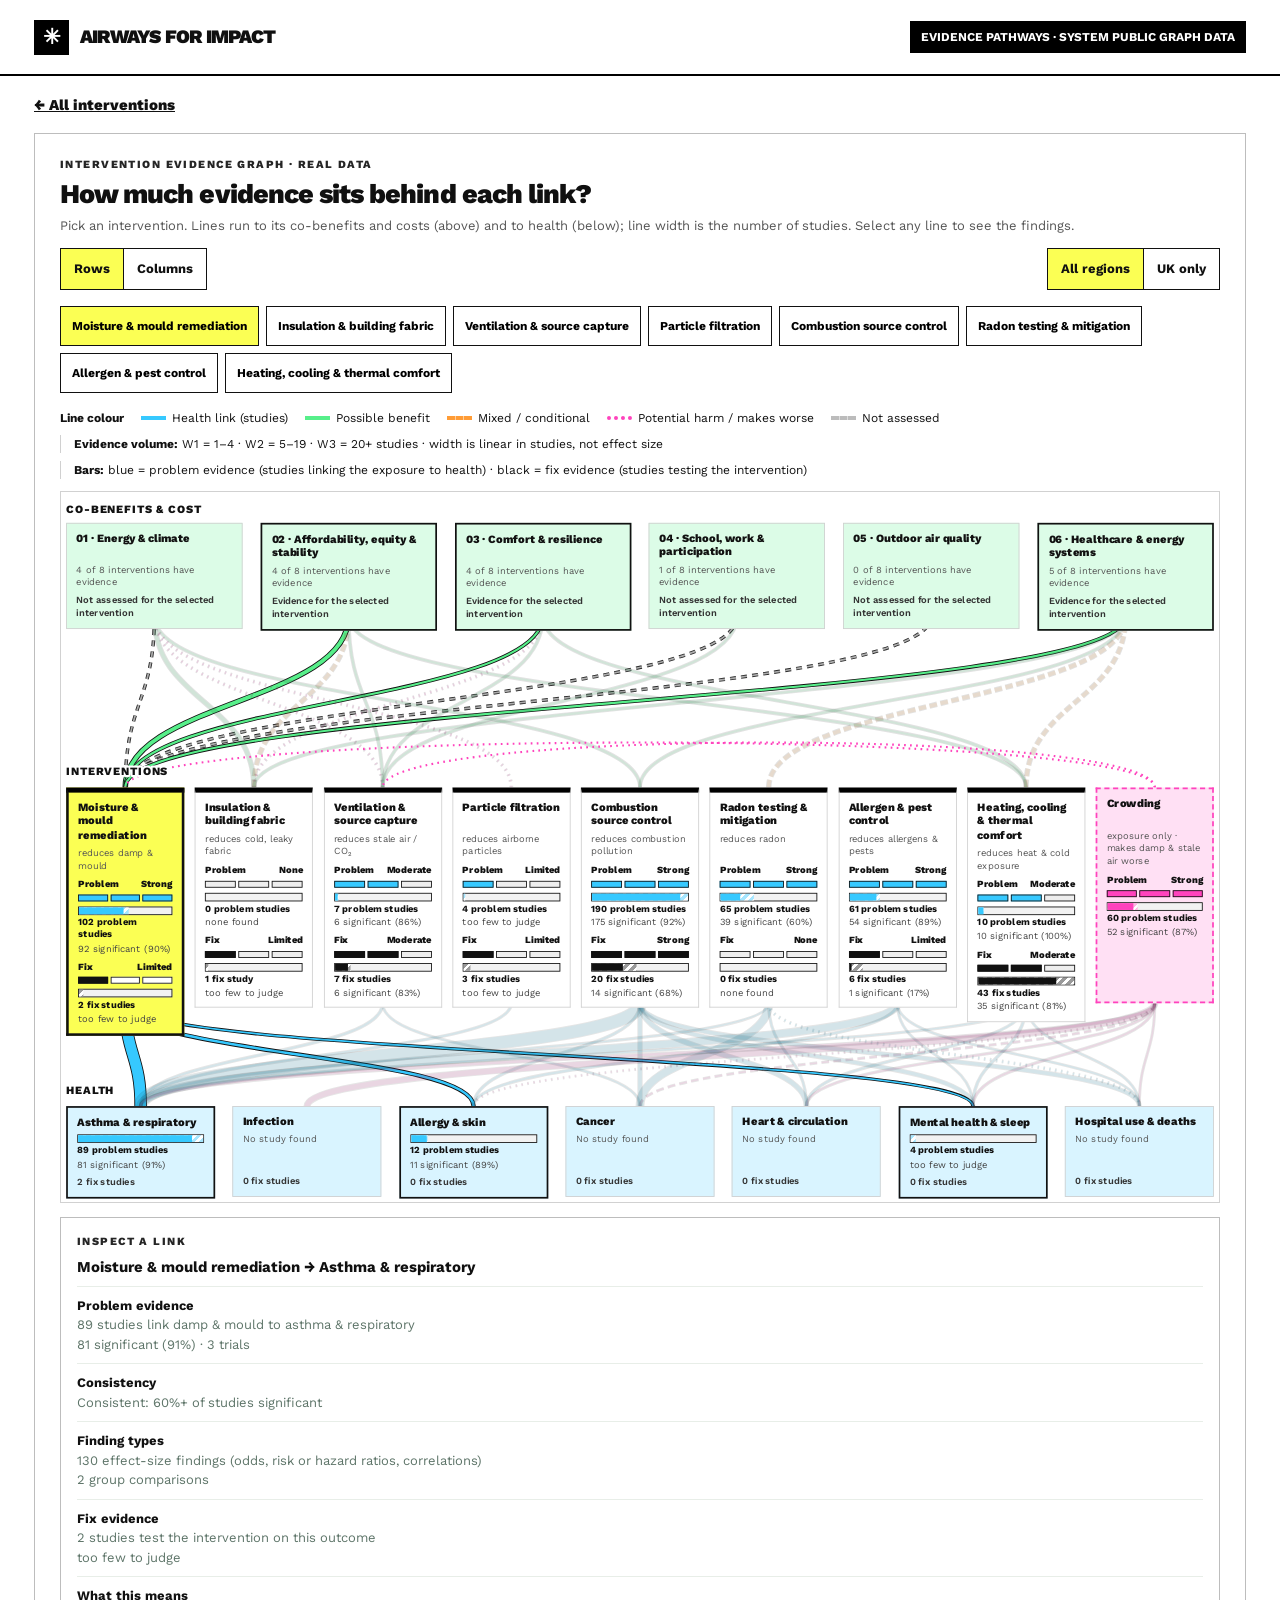
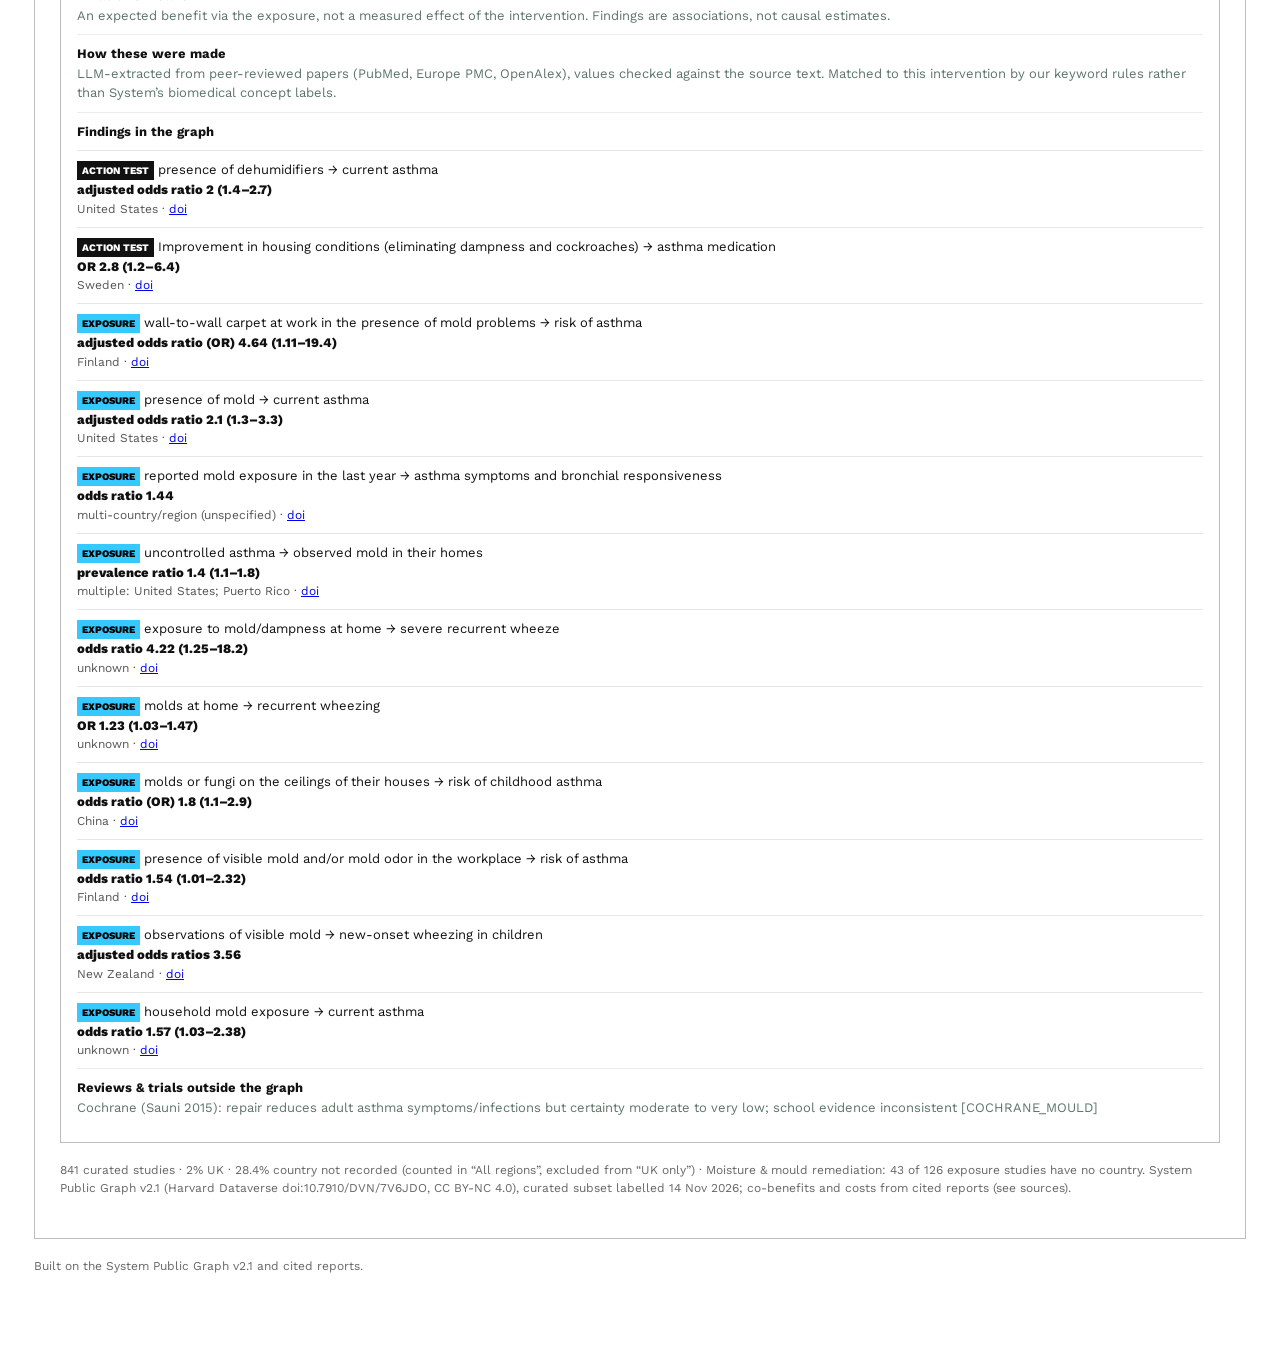
<file: graph.html>
<!doctype html>
<html lang="en"><head><meta charset="utf-8"><meta name="viewport" content="width=device-width, initial-scale=1">
<title>Airways for Impact — indoor air evidence pathways</title>
<link rel="preconnect" href="https://fonts.googleapis.com"><link href="https://fonts.googleapis.com/css2?family=Work+Sans:wght@400;500;600;700;800;900&display=swap" rel="stylesheet">
<style>
:root{--ink:#173a32;--muted:#60766d;--green:#17664f;--line:#dce7dd;--paper:#f5f7f1;--amber:#a96114;--harm:#9b4661}*{box-sizing:border-box}body{margin:0;background:var(--paper);color:var(--ink);font:15px/1.5 system-ui,-apple-system,"Segoe UI",sans-serif}button{font:inherit;cursor:pointer}button:focus-visible{outline:3px solid #d39737;outline-offset:3px}.shell{max-width:1390px;margin:auto;padding:0 34px}.top{background:white;border-bottom:1px solid var(--line)}.top .shell{height:74px;display:flex;align-items:center;justify-content:space-between}.brand{display:flex;gap:11px;align-items:center;font-weight:800;font-size:19px;letter-spacing:-.04em}.mark{display:grid;place-items:center;width:35px;height:35px;border-radius:11px;background:#226f5a;color:#fff;font-size:21px}.tag{font-size:12px;font-weight:700;color:#527366;background:#eaf3eb;border-radius:50px;padding:7px 11px}.main{padding-top:34px;padding-bottom:60px}.eyebrow,.cap{font-size:11px;letter-spacing:.13em;text-transform:uppercase;font-weight:800;color:#5a8371}.hero{display:flex;justify-content:space-between;gap:30px;align-items:end;margin-bottom:25px}.hero h1{font:500 clamp(34px,4vw,48px)/1.08 Georgia,serif;letter-spacing:-.035em;margin:9px 0}.hero p{margin:0;max-width:700px;color:var(--muted);font-size:16px}.hero-note{border-left:2px solid #b5d5c2;padding-left:15px;max-width:240px;color:var(--muted);font-size:13px}.layout{display:grid;grid-template-columns:224px minmax(0,1fr);align-items:start;gap:22px}.side,.panel,.detail,.pack{background:white;border:1px solid var(--line);border-radius:16px}.side{padding:20px;position:sticky;top:15px}.side h2{font-size:17px;margin:6px 0 4px}.side p{font-size:13px;color:var(--muted);margin:0 0 15px}.choices{display:grid;gap:7px}.choice{border:1px solid var(--line);background:white;color:var(--ink);border-radius:9px;padding:10px 12px;text-align:left;font-weight:700}.choice[aria-pressed=true]{background:#e5f2e9;border-color:#76a58a;color:#155e48}.side-note{border-top:1px solid var(--line);padding-top:15px;margin-top:18px;font-size:12px;color:var(--muted)}.side-note b{display:block;color:var(--ink);margin-bottom:4px}.panel{padding:23px 25px}.panelhead{display:flex;justify-content:space-between;gap:16px;align-items:start}.panelhead h2,.detail h2{font:500 27px/1.15 Georgia,serif;letter-spacing:-.02em;margin:6px 0}.panelhead p,.detail p{margin:0;color:var(--muted);font-size:13px}.sim{background:#fff5e3;color:#835921;border:1px solid #eddbb7;border-radius:9px;padding:10px 13px;margin:17px 0;font-size:12px;line-height:1.4}.cards{display:grid;grid-template-columns:repeat(4,minmax(0,1fr));gap:11px}.card{display:flex;flex-direction:column;border:1px solid #d6e5d8;background:#f9fcf8;border-radius:13px;padding:14px;min-height:252px;overflow:hidden}.card.open{background:#f1f8f3;border-color:#8bb69a}.card-top{display:flex;justify-content:space-between;align-items:center;gap:6px}.number{font-size:11px;color:#799083;font-weight:800;letter-spacing:.08em}.card h3{font-size:15px;line-height:1.25;margin:10px 0 7px}.card p{font-size:12px;color:#667b70;margin:0}.card-body{flex:1}.front-foot{font-size:11px;color:#75897d;margin-top:16px}.card-actions{display:flex;gap:6px;flex-wrap:wrap;margin-top:12px}.btn{border:1px solid #bad6c3;border-radius:8px;color:#175d47;background:white;font-size:12px;font-weight:750;padding:7px 9px}.btn.primary{background:#1d6a50;color:white;border-color:#1d6a50}.btn[aria-pressed=true]{background:#e1f1e5;border-color:#83b493}.card-graph{height:107px;width:100%;display:block;margin:4px 0 0}.svg-label{font:600 10px system-ui;fill:#375a4c}.svg-small{font:600 8px system-ui;fill:#587567}.back-caption{font-size:10px!important;color:#708479!important}.mini-legend{display:flex;flex-wrap:wrap;align-items:center;gap:8px 17px;border-top:1px solid #edf1ed;margin-top:17px;padding-top:15px;font-size:11px;color:#526a5e}.leg{display:inline-flex;align-items:center;gap:6px}.stroke{width:25px;border-top:4px solid #23816a}.stroke.mix{border-color:#c27c20;border-top-width:3px;border-top-style:dashed}.stroke.harm{border-color:#a24a67;border-top-style:dotted}.stroke.na{border-color:#8b9b92;border-top-style:dashed;border-top-width:2px}.weight{border-left:1px solid var(--line);padding-left:13px}.detail,.pack{margin-top:16px;padding:22px 25px}.detailhead{display:flex;align-items:start;justify-content:space-between;gap:15px}.detailhead .tag{white-space:nowrap}.flow{display:grid;grid-template-columns:1fr 42px 1fr 42px 1fr 42px 1fr;align-items:center;gap:0;margin:18px 0}.node{background:#f5f9f4;border:1px solid #dce9dc;border-radius:10px;padding:13px;min-height:91px}.node b{display:block;font-size:13px;line-height:1.25;margin-top:7px}.node span{font-size:10px;color:#668073;text-transform:uppercase;letter-spacing:.07em;font-weight:800}.edge{height:0;border-top:5px solid #23816a;position:relative}.edge:after{content:'›';position:absolute;right:-3px;top:-16px;color:#23816a;font-size:21px}.edge.mid{border-top:3px dashed #c27c20}.edge.mid:after{color:#a66b1e}.edge.none{border-top:2px dashed #8b9b92}.edge.none:after{color:#8b9b92}.details-grid{display:grid;grid-template-columns:1fr 1fr;gap:10px}.insight{background:#f7f9f5;border-radius:9px;padding:12px 14px;font-size:12px;color:#5f7369}.insight b{display:block;color:#254f3d;margin-bottom:3px}.pack{display:flex;justify-content:space-between;gap:20px;align-items:center}.pack h2{font-size:16px;margin:0 0 4px}.pack p{font-size:12px;color:var(--muted);margin:0}.selected{display:flex;flex-wrap:wrap;gap:6px;margin-top:9px}.chip{border-radius:30px;padding:5px 9px;background:#eaf4eb;color:#27614a;font-size:11px;font-weight:700}.foot{font-size:12px;color:#708377;margin:18px 0}.focus-btn{border:0;background:none;text-decoration:underline;text-underline-offset:3px;color:#17664f;padding:0;font-weight:700;font-size:11px}.live{position:absolute;left:-9999px}.back-title{font-size:11px;font-weight:700;color:#4e7461;margin:7px 0 0}
@media(max-width:1150px){.cards{grid-template-columns:repeat(2,minmax(0,1fr))}.card{min-height:222px}}@media(max-width:750px){.shell{padding-left:17px;padding-right:17px}.hero-note{display:none}.layout{grid-template-columns:1fr}.side{position:static}.choices{grid-template-columns:repeat(3,1fr)}.side-note{display:none}.panel,.detail,.pack{padding:18px}.flow{grid-template-columns:1fr;gap:4px}.node{min-height:auto}.edge,.edge.mid,.edge.none{height:18px;width:0;border-top:0;border-left:3px solid #23816a;justify-self:center}.edge.mid{border-left:3px dashed #c27c20}.edge.none{border-left:2px dashed #8b9b92}.edge:after{content:'⌄';right:auto;top:2px;left:-7px}.pack{align-items:start;flex-direction:column}.weight{border:0;padding:0}.details-grid{grid-template-columns:1fr}}@media(max-width:470px){.cards{grid-template-columns:1fr}.hero h1{font-size:34px}.top .tag{font-size:10px}.panelhead{display:block}.card{min-height:190px}}
.svg-label{font-size:12px}.svg-small{font-size:10px}.card-graph{height:120px}.card{min-height:240px}.pack>div{flex:1}.pack{align-items:flex-start}
dialog.map-dialog{border:0;border-radius:18px;padding:0;width:min(1500px,96vw);max-width:none;max-height:95vh;background:#f6f8f3;color:var(--ink);box-shadow:0 30px 90px #0b2a1b55}dialog.map-dialog::backdrop{background:#102e24bb}.modal-head{position:sticky;top:0;z-index:5;background:#fff;border-bottom:1px solid var(--line);padding:18px 27px;display:flex;align-items:start;justify-content:space-between;gap:20px}.modal-head h2{font:500 30px/1.15 Georgia,serif;margin:4px 0}.modal-head p{font-size:13px;color:var(--muted);margin:0}.close{background:white;border:1px solid var(--line);border-radius:8px;padding:8px 13px;color:var(--ink);font-weight:700}.modal-body{padding:0 27px 28px}.map-grid{display:grid;grid-template-columns:minmax(0,1fr) 280px;gap:15px;align-items:start}.map-box,.inspector,.investment{background:#fff;border:1px solid var(--line);border-radius:14px}.map-box{padding:17px}.map-box h3,.inspector h3,.investment h3{margin:0;font-size:16px}.map-box p,.inspector p,.investment p{font-size:12px;color:var(--muted);margin:5px 0}.graph-wrap{overflow-x:auto;background:#f9fbf8;border:1px solid #edf2eb;border-radius:11px;margin-top:12px}.network{width:100%;min-width:850px;height:auto;display:block}.network text{font-family:system-ui,sans-serif}.network .heading{font-size:11px;letter-spacing:1px;font-weight:800;fill:#678579}.network .node-title{font-size:12px;font-weight:700;fill:#254e40}.network .node-sub{font-size:10px;fill:#71867b}.network .map-edge{fill:none;stroke-linecap:round}.network .edge-hit{fill:none;stroke:transparent;stroke-width:20;cursor:pointer}.network .edge-hit:focus{stroke:#e4b45177;outline:none}.network .edge-num{font-size:10px;font-weight:800;fill:white;pointer-events:none}.network .edge-badge{pointer-events:none}.map-legend{margin:10px 0 0;padding:0;border:0}.inspector{padding:17px;position:sticky;top:90px}.inspector h4{font-size:14px;line-height:1.3;margin:12px 0}.metric{border-top:1px solid #e8eee8;padding:9px 0;font-size:12px;color:#5d7468}.metric b{display:block;color:#244b3b}.demo-label{font-weight:800;color:#9b6426}.link-list{display:flex;flex-wrap:wrap;gap:6px;margin-top:11px}.link-list button{font-size:11px;padding:6px 8px}.link-list button[aria-pressed=true]{background:#1e6b51;color:white;border-color:#1e6b51}.investment{padding:18px;margin-top:15px}.investment-grid{display:grid;grid-template-columns:repeat(3,1fr);gap:10px;margin-top:10px}.investment-cell{padding:13px;background:#f6f9f5;border-radius:9px}.investment-cell b{font-size:12px;color:#275443}.investment-cell p{font-size:12px}.card{min-height:205px}.card h3{margin-top:12px}.node-under{font-size:11px;color:#769083;margin-top:13px}
@media(max-width:1000px){.map-grid{grid-template-columns:1fr}.inspector{position:static}.investment-grid{grid-template-columns:1fr}.modal-head{position:static}.modal-body{padding:0 16px 20px}.modal-head{padding:16px}.modal-head h2{font-size:24px}} 
dialog.map-dialog{border-radius:0}.network .edge-hit{stroke-width:26}.link-list button{font-size:12px}.map-note{margin:8px 0!important;font-size:12px!important;color:#4b4b4b!important}
/* Visual language inspired by Elevate Great: bold typography, monochrome and angular neon accents. */
:root{--ink:#101010;--muted:#555;--green:#111;--line:#d0d0d0;--paper:#fff}body{font-family:"Work Sans",Arial,Helvetica,sans-serif;background:#fff}.top{border-bottom:2px solid #000}.brand{font-weight:900;text-transform:uppercase;letter-spacing:-.04em}.mark{background:#000;color:#fff;border-radius:0}.top .tag{background:#000;color:#fff;border-radius:0;text-transform:uppercase}.main{padding-top:0}.hero{position:relative;background:#000;color:#fff;margin:0 -34px 28px;padding:56px 34px 32px;overflow:hidden}.hero:before{content:"";position:absolute;top:0;left:0;right:0;height:27px;background:#fbff54;clip-path:polygon(0 0,100% 0,100% 25%,74% 100%,42% 42%,0 90%)}.hero:after{content:"";position:absolute;right:2%;bottom:0;width:160px;height:25px;background:#f825a5;clip-path:polygon(25% 0,100% 0,85% 100%,0 100%)}.hero h1,.panelhead h2,.modal-head h2{font-family:"Work Sans",Arial,Helvetica,sans-serif;font-weight:800;letter-spacing:-.035em}.hero h1{text-decoration:underline;text-decoration-color:#f825a5;text-decoration-thickness:4px;text-underline-offset:9px}.hero p,.hero-note{color:#eee}.hero .eyebrow{color:#fbff54}.hero-note{border-color:#f825a5}.eyebrow,.cap{color:#252525}.side,.panel,.pack,.map-box,.inspector,.investment,.map-dialog,.card,.investment-cell{border-radius:0}.side,.panel,.pack,.map-box,.inspector,.investment{border:1px solid #bdbdbd}.card{background:#fff;border:1px solid #1b1b1b;border-top:6px solid #f825a5}.card h3{font-weight:800}.number{color:#555}.choice{border:1px solid #111;border-radius:0}.choice[aria-pressed=true]{background:#fbff54;color:#000;border-color:#000}.btn{border:1px solid #111;border-radius:0;color:#111;background:#fff}.btn.primary{background:#000;border-color:#000;color:#fff}.btn:hover,.btn.primary:hover{background:#f825a5;color:#000;border-color:#000}.btn[aria-pressed=true],.chip{background:#fbff54;color:#000;border-radius:0}.sim{background:#fff8d2;color:#3d3000;border:1px solid #c8ba55;border-radius:0}.tag{background:#f5f5f5;color:#111;border-radius:0}.modal-head{border-bottom:4px solid #f825a5}.modal-head h2{font-size:30px}.close{border:1px solid #000;border-radius:0}.map-box,.inspector{background:#fff}.graph-wrap{background:#fafafa;border:1px solid #d1d1d1;border-radius:0}.network .heading{fill:#333}.network .node-title{fill:#111}.investment-cell{background:#f1f1f1}.investment-cell b{color:#111}.link-list button[aria-pressed=true]{background:#000;border-color:#000}.pack h2{font-weight:800}.foot{color:#666}dialog.map-dialog::backdrop{background:#000b}button:focus-visible{outline:3px solid #d31585;outline-offset:3px}@media(max-width:750px){.hero{margin-left:-17px;margin-right:-17px;padding-left:17px;padding-right:17px}.hero:after{display:none}}
.graph-wrap{background:#101010;border:0}.network .heading{fill:#dedede}.network .node-title{fill:#111}.network .edge-num{fill:#111;font-size:10px}.stroke{border-color:#57ef8a}.stroke.mix{border-color:#ff9c36}.stroke.harm{border-color:#ff43bd}.stroke.na{border-color:#aaa}.stroke.member{border-color:#36c9ff;border-top-style:dotted}.package-actions{display:flex;gap:8px;align-items:start;flex-wrap:wrap}.btn:disabled{opacity:.45;cursor:not-allowed}.matrix-wrap{overflow-x:auto;margin-top:20px}.matrix-wrap h3{margin-bottom:6px}.matrix{width:100%;border-collapse:collapse;font-size:12px}.matrix th,.matrix td{text-align:left;border:1px solid #ccc;padding:9px;min-width:130px}.matrix thead th{background:#111;color:white}.matrix tbody th{background:#f4f4f4}.matrix .unknown-cell{color:#555;font-weight:700}.matrix .joint-row th{background:#fbff54}.score-legend{background:#f5f5f5;padding:9px;margin-top:10px;font-size:12px;color:#111}.score-legend b{font-weight:800}.network text{font-family:'Work Sans',Arial,sans-serif}.modal-body .metric b{color:#111}
.index-group{border:1px solid #a5a5a5;margin:8px 0;background:#fff}.index-group summary{cursor:pointer;padding:12px 14px;font-weight:800;background:#f3f3f3;list-style-position:inside}.index-group[open] summary{background:#fbff54}.index-group .group-content{padding:12px}.index-group .group-content p{margin:0 0 10px;color:#444}.matrix-scroll{overflow-x:auto}.matrix{width:100%;min-width:530px}.matrix th,.matrix td{vertical-align:top}.matrix th:first-child{min-width:270px}.matrix thead th:not(:first-child){min-width:150px}.matrix td{color:#333}.indicator-unit{display:block;font-weight:400;color:#555;margin-top:3px}.matrix-actions{display:flex;gap:8px;flex-wrap:wrap;margin:10px 0}.index-count{font-size:11px;font-weight:500;margin-left:5px}.joint-head{background:#075d80!important}.scope-note{font-size:12px;color:#444;max-width:950px}
body:has(dialog[open]){overflow:hidden}.matrix-wrap{scroll-margin-top:150px}.inspector{top:145px}.index-count{font-size:12px}.metric,.matrix,.scope-note{font-size:13px}@media(max-width:1000px){.inspector{position:static}.matrix-wrap{scroll-margin-top:16px}}
.gctl{display:flex;gap:10px;flex-wrap:wrap}.seg{display:flex;border:1px solid #111}.seg button{border:0;background:#fff;color:#111;padding:9px 13px;font-weight:700;font-size:13px;min-height:40px}.seg button[aria-pressed=true]{background:#fbff54}.seg button+button{border-left:1px solid #111}
.gpick{display:flex;flex-wrap:wrap;gap:7px;margin:16px 0}.gpick button{border:1px solid #111;background:#fff;color:#000;padding:9px 11px;font-weight:700;font-size:12px;min-height:40px}.gpick button[aria-pressed=true]{background:#fbff54}
.gwrap{display:grid;grid-template-columns:1fr;gap:14px;align-items:start}.gscroll{overflow-x:auto;border:1px solid #d1d1d1;background:#fff}#gsvg{display:block;width:100%;min-width:1240px;height:auto}
#gsvg text{font-family:'Work Sans',Arial,sans-serif}#gsvg .hit{fill:none;stroke:transparent;stroke-width:16;cursor:pointer}#gsvg .hit:focus{outline:none;stroke:#fbff5499}#gsvg .nodeg{cursor:pointer}
.ginspect{border:1px solid #bdbdbd;padding:16px;max-height:520px;overflow:auto;font-size:13px}.ginspect h4{margin:8px 0;font-size:15px;line-height:1.3}.ginspect .metric b{display:block;color:#111}
.ginspect ul{list-style:none;margin:0;padding:0}.ginspect li{border-top:1px solid #e5e5e5;padding:9px 0}.ginspect li .st{font-weight:800}.ginspect li .meta{color:#555;font-size:12px}.tagk{display:inline-block;font-size:10px;font-weight:800;padding:2px 5px;margin-right:4px;background:#111;color:#fff}.tagk.e{background:#36c9ff;color:#000}
.glegend{display:flex;flex-wrap:wrap;gap:8px 17px;align-items:center;border-top:1px solid #edf1ed;margin-top:14px;padding-top:12px;font-size:12px;color:#111}.gl{width:25px;border-top:4px solid}.cardbars{margin:10px 0 0;display:grid;gap:6px}.cardbars .row{display:flex;align-items:center;gap:6px;font-size:11px;color:#444}.cardbars .trk{flex:1;height:8px;border:1px solid #111;background:#eee;position:relative}.cardbars .fill{position:absolute;left:0;top:0;bottom:0}
@media(max-width:1000px){.gwrap{grid-template-columns:1fr}.ginspect{position:static;max-height:none}}
#gsvg foreignObject{overflow:visible}.gn{box-sizing:border-box;padding:9px 11px;display:flex;flex-direction:column;gap:6px;overflow:visible;font-family:'Work Sans',Arial,sans-serif;color:#111;border:1px solid #d0d0d0;background:#fff;overflow-wrap:break-word;word-break:normal}
.gn .gt{font-weight:800;font-size:13px;line-height:1.25}.gn .gs{font-size:11px;line-height:1.35;color:#555}.gn .gs2{font-size:11px;line-height:1.35;color:#333;font-weight:600}
.gn.cob{background:#dcfce7}.gn.cob.on{border:2px solid #111}.gn.hl{background:#d9f4ff}.gn.hl.on{border:2px solid #111}.gn.int{border-top:6px solid #000}.gn.int.sel{background:#fbff54;border:3px solid #111;border-top:6px solid #000}.gn.cr{background:#ffe0f4;border:2px dashed #ff43bd}
.gn .mt{display:flex;flex-direction:column;gap:3px}.gn .mh{display:flex;justify-content:space-between;gap:6px;font-size:11px;font-weight:800}.gn .ms{display:flex;gap:3px}.gn .seg{flex:1 1 0;height:8px;border:1px solid #111}
.gn .qb{display:flex;flex-direction:column;gap:2px}.gn .qt{position:relative;height:10px;border:1px solid #111;background:#f2f2f2}.gn .qh,.gn .qs{position:absolute;left:0;top:0;bottom:0}.gn .ql{font-size:11px;font-weight:700;line-height:1.3}.gn .ql2{font-size:11px;color:#444;line-height:1.3}
#gsvg .nodeg,#gsvg foreignObject[data-kind]{cursor:pointer}
.cardbars{margin:12px 0 0;display:grid;gap:12px}.cb{display:flex;flex-direction:column;gap:3px;font-size:11.5px;color:#444;min-width:0}.cb-h{display:flex;justify-content:space-between;gap:8px;font-weight:800;color:#111;font-size:12px}.cb-m{display:flex;gap:3px}.cb-seg{flex:1 1 0;height:9px;border:1px solid #111}
.cb-q{position:relative;height:10px;border:1px solid #111;background:#f2f2f2;margin-top:2px}.cb-qh,.cb-qs{position:absolute;left:0;top:0;bottom:0}.cb-l{font-weight:700;color:#111;line-height:1.3}.cb-l2{line-height:1.3}.cb-of{font-weight:400;color:#666}
.card,.card *{overflow-wrap:anywhere;min-width:0}.number{white-space:normal!important;line-height:1.3}
.cb-x{line-height:1.3;color:#111;font-weight:600;margin-top:2px;padding-left:7px;border-left:3px solid #fbff54}
@supports (grid-template-rows:subgrid){.cards{row-gap:0!important;align-items:stretch}.cards .card{display:grid!important;grid-template-rows:subgrid;grid-row:span 5;row-gap:0;margin-bottom:11px;min-height:0}.cards .card-body{display:contents}.cards .front-foot{display:none}.cards .card h3{align-self:start}.cards .card-body p{align-self:start;margin-bottom:0}.cards .card-actions{align-self:end}}
.cardbars{align-content:start}
#gsvg{width:100%;height:auto}
.gn.cob .gt,#gsvg.multi .gn.int .gt{min-height:2.5em}#gsvg.multi .gn.int .gs{min-height:2.7em}.gn .mh span{white-space:nowrap}
.gn .gx{font-size:11px;line-height:1.3;font-weight:600;padding-left:6px;border-left:3px solid #fbff54}.gn.int.sel .gx{border-left-color:#111}
.gn.cob .gs2,.gn.int .gx{margin-top:auto}.gn.hl .gs2{margin-top:auto}

.gn.int.sel .seg[style*='#eee']{background:#fff!important}

.ginspect{max-height:none!important;overflow:visible!important;height:auto}
.back{display:inline-block;margin:18px 0 0;font-weight:800;color:#111}.pkgnote{background:#fff8d2;border:1px solid #c8ba55;padding:10px 13px;font-size:13px;margin-top:12px}</style></head><body>
<header class="top"><div class="shell"><div class="brand"><span class="mark">✳</span> Airways for Impact</div><span class="tag">Evidence pathways · System Public Graph data</span></div></header>
<main class="shell main"><a class="back" href="index.html">← All interventions</a>
<div id="pkg"></div>
<section class="panel" id="graph" aria-labelledby="graph-title" style="margin-top:16px">
<div class="panelhead"><div><div class="eyebrow">03 / Evidence graph · real data</div><h2 id="graph-title">How much evidence sits behind each link?</h2><p>Pick an intervention. Lines run to its co-benefits and costs (above) and to health (below); line width is the number of studies. Select any line to see the findings.</p></div>
</div>
<div class="gctl" style="justify-content:space-between;width:100%;margin:12px 0 14px"><div class="seg" role="group" aria-label="Layout"><button type="button" data-layout="rows" aria-pressed="true">Rows</button><button type="button" data-layout="cols" aria-pressed="false">Columns</button></div>
<div class="seg" role="group" aria-label="Evidence from"><button type="button" data-region="all" aria-pressed="true">All regions</button><button type="button" data-region="uk" aria-pressed="false">UK only</button></div></div>
<div id="gpick" class="gpick" role="group" aria-label="Choose an intervention"></div>
<div class="glegend" style="border-top:0;margin-top:4px;padding-top:0;margin-bottom:12px"><b>Line colour</b><span class="leg"><i class="gl" style="border-color:#36c9ff"></i> Health link (studies)</span><span class="leg"><i class="gl" style="border-color:#57ef8a"></i> Possible benefit</span><span class="leg"><i class="gl" style="border-color:#ff9c36;border-top-style:dashed"></i> Mixed / conditional</span><span class="leg"><i class="gl" style="border-color:#ff43bd;border-top-style:dotted"></i> Potential harm / makes worse</span><span class="leg"><i class="gl" style="border-color:#bcbcbc;border-top-style:dashed"></i> Not assessed</span>
<span class="weight"><b>Evidence volume:</b> W1 = 1–4 · W2 = 5–19 · W3 = 20+ studies · width is linear in studies, not effect size</span>
<span class="weight"><b>Bars:</b> blue = problem evidence (studies linking the exposure to health) · black = fix evidence (studies testing the intervention)</span></div>
<div class="gwrap"><div class="gscroll"><svg id="gsvg" role="group" aria-label="Evidence graph"></svg></div>
<aside class="ginspect" aria-live="polite"><div class="eyebrow">Inspect a link</div><div id="ginspect"></div></aside></div>
<p class="foot" id="gfoot"></p>
</section>
<p class="foot">Built on the System Public Graph v2.1 and cited reports.</p></main>
<script>window.HP_DATA={"interventions":[{"key":"Moisture & mould remediation","name":"Moisture & mould remediation","exposure":"damp & mould","harm_total":113,"exp_studies":126,"exp_uk":4,"direct":2,"direct_uk":0,"regions":{"Unknown":43,"East Asia":29,"Multi-country":14,"Europe (non-UK)":13,"North America":11,"UK":4,"Latin America":4,"Southeast Asia":3,"Oceania":2,"Africa":1,"South Asia":1,"Middle East & Central Asia":1},"settings":{"other/unspecified":47,"home":40,"school":32,"workplace":7},"int_settings":{"other/unspecified":2},"strength":{"p":{"studies":102,"tested":94,"significant":85,"pct_sig":90,"trials":4,"findings":160,"effect_size":158,"group_comparison":2,"level":"Strong","consistency":"consistent","by_outcome":{"allergy":{"studies":12,"tested":9,"significant":8,"pct_sig":89,"trials":1,"findings":16,"effect_size":16,"group_comparison":0,"level":"Moderate","consistency":"consistent"},"mental":{"studies":4,"tested":4,"significant":3,"pct_sig":75,"trials":0,"findings":12,"effect_size":12,"group_comparison":0,"level":"Limited","consistency":"consistent"},"resp":{"studies":89,"tested":82,"significant":75,"pct_sig":91,"trials":3,"findings":132,"effect_size":130,"group_comparison":2,"level":"Strong","consistency":"consistent"}}},"f":{"studies":2,"tested":2,"significant":2,"pct_sig":100,"trials":0,"findings":2,"effect_size":2,"group_comparison":0,"level":"Limited","consistency":"consistent","by_outcome":{"resp":{"studies":2,"tested":2,"significant":2,"pct_sig":100,"trials":0,"findings":2,"effect_size":2,"group_comparison":0,"level":"Limited","consistency":"consistent"}}}},"health":{"resp":{"harm":97,"harm_uk":0,"direct":2,"direct_uk":0,"findings":[{"k":"intervention","a":"presence of dehumidifiers","b":"current asthma","st":"adjusted odds ratio","v":2.0,"lo":1.4,"hi":2.7,"c":"United States","r":"North America","doi":"10.1177/003335491012500615","pm":21121233.0,"trial":false},{"k":"intervention","a":"Improvement in housing conditions (eliminating dampness and cockroaches)","b":"asthma medication","st":"OR","v":2.8,"lo":1.2,"hi":6.4,"c":"Sweden","r":"Europe (non-UK)","doi":"10.1136/bmjopen-2015-007979","pm":26739718.0,"trial":false},{"k":"exposure","a":"wall-to-wall carpet at work in the presence of mold problems","b":"risk of asthma","st":"adjusted odds ratio (OR)","v":4.64,"lo":1.11,"hi":19.4,"c":"Finland","r":"Europe (non-UK)","doi":"10.1093/aje/kwj249","pm":16877535.0,"trial":false},{"k":"exposure","a":"presence of mold","b":"current asthma","st":"adjusted odds ratio","v":2.1,"lo":1.3,"hi":3.3,"c":"United States","r":"North America","doi":"10.1177/003335491012500615","pm":21121233.0,"trial":false},{"k":"exposure","a":"reported mold exposure in the last year","b":"asthma symptoms and bronchial responsiveness","st":"odds ratio","v":1.44,"lo":null,"hi":null,"c":"multi-country/region (unspecified)","r":"Multi-country","doi":"10.1067/mai.2002.126383","pm":12170270.0,"trial":false},{"k":"exposure","a":"uncontrolled asthma","b":"observed mold in their homes","st":"prevalence ratio","v":1.4,"lo":1.1,"hi":1.8,"c":"multiple: United States; Puerto Rico","r":"Multi-country","doi":"10.1080/02770903.2020.1858861","pm":33272056.0,"trial":false},{"k":"exposure","a":"exposure to mold/dampness at home","b":"severe recurrent wheeze","st":"odds ratio","v":4.22,"lo":1.25,"hi":18.2,"c":"unknown","r":"Unknown","doi":"10.1016/j.jaip.2020.12.027","pm":33359443.0,"trial":false},{"k":"exposure","a":"molds at home","b":"recurrent wheezing","st":"OR","v":1.23,"lo":1.03,"hi":1.47,"c":"unknown","r":"Unknown","doi":"10.1016/j.jped.2021.01.001","pm":33567270.0,"trial":false},{"k":"exposure","a":"molds or fungi on the ceilings of their houses","b":"risk of childhood asthma","st":"odds ratio (OR)","v":1.8,"lo":1.1,"hi":2.9,"c":"China","r":"East Asia","doi":"10.1093/aje/kwf127","pm":12419771.0,"trial":false},{"k":"exposure","a":"presence of visible mold and/or mold odor in the workplace","b":"risk of asthma","st":"odds ratio","v":1.54,"lo":1.01,"hi":2.32,"c":"Finland","r":"Europe (non-UK)","doi":"10.1289/ehp.02110543","pm":12003761.0,"trial":false},{"k":"exposure","a":"observations of visible mold","b":"new-onset wheezing in children","st":"adjusted odds ratios","v":3.56,"lo":null,"hi":null,"c":"New Zealand","r":"Oceania","doi":"10.1111/ina.12413","pm":28779500.0,"trial":false},{"k":"exposure","a":"household mold exposure","b":"current asthma","st":"odds ratio","v":1.57,"lo":1.03,"hi":2.38,"c":"unknown","r":"Unknown","doi":"10.1016/j.ijheh.2021.113694","pm":33556714.0,"trial":false},{"k":"exposure","a":"mould at home at birth","b":"pneumonia","st":"OR","v":1.17,"lo":null,"hi":null,"c":"China","r":"East Asia","doi":"10.1016/j.envres.2018.08.003","pm":30121466.0,"trial":true},{"k":"exposure","a":"visible presence of mold","b":"current symptoms of rhinitis","st":"prevalence ratio","v":1.55,"lo":1.16,"hi":2.07,"c":"Singapore","r":"Southeast Asia","doi":"10.1111/j.1399-3038.2007.00544.x","pm":17617809.0,"trial":true}],"ps":{"studies":89,"tested":82,"significant":75,"pct_sig":91,"trials":3,"findings":132,"effect_size":130,"group_comparison":2,"level":"Strong","consistency":"consistent"},"fs":{"studies":2,"tested":2,"significant":2,"pct_sig":100,"trials":0,"findings":2,"effect_size":2,"group_comparison":0,"level":"Limited","consistency":"consistent"}},"inf":{"harm":0,"harm_uk":0,"direct":0,"direct_uk":0,"findings":[],"ps":{"studies":0,"tested":0,"significant":0,"pct_sig":null,"trials":0,"level":"None"},"fs":{"studies":0,"tested":0,"significant":0,"pct_sig":null,"trials":0,"level":"None"}},"allergy":{"harm":12,"harm_uk":0,"direct":0,"direct_uk":0,"findings":[{"k":"exposure","a":"fungi on walls of the house","b":"risk of early infantile atopic dermatitis","st":"odds ratio","v":2.14,"lo":1.41,"hi":3.22,"c":"multiple: Taiwan; Taiwan, Province of China","r":"Multi-country","doi":"10.1111/j.1399-3038.2007.00550.x","pm":17617812.0,"trial":true},{"k":"exposure","a":"dampness/humidity","b":"doctor-diagnosed eczema (DDE)","st":"odds ratio (aOR)","v":1.79,"lo":1.46,"hi":2.21,"c":"China","r":"East Asia","doi":"10.3390/ijerph18084131","pm":33919769.0,"trial":false},{"k":"exposure","a":"visible mold spots","b":"childhood eczema (ever)","st":"OR","v":1.46,"lo":1.29,"hi":1.66,"c":"China","r":"East Asia","doi":"10.1016/j.envres.2015.12.009","pm":26708528.0,"trial":false},{"k":"exposure","a":"Damp bed clothing","b":"Eczema","st":"OR","v":1.35,"lo":null,"hi":null,"c":"China","r":"East Asia","doi":"10.1016/j.envint.2019.104910","pm":31226554.0,"trial":false},{"k":"exposure","a":"exposure to viable, airborne molds","b":"amount of total IgE","st":"r","v":0.4399,"lo":null,"hi":null,"c":"unknown","r":"Unknown","doi":"10.1155/mi.2005.167","pm":16106103.0,"trial":false},{"k":"exposure","a":"water damage","b":"severity of atopic dermatitis","st":"odds ratio","v":14.52,"lo":1.75,"hi":121.13,"c":"unknown","r":"Unknown","doi":"10.1016/j.anai.2014.08.013","pm":25216974.0,"trial":false},{"k":"exposure","a":"Prenatal mold exposure (exposure to mold during pregnancy)","b":"development of atopic dermatitis","st":"adjusted odds ratio","v":1.36,"lo":1.01,"hi":1.83,"c":"unknown","r":"Unknown","doi":"10.1016/j.jped.2018.07.012","pm":30243937.0,"trial":false},{"k":"exposure","a":"visible mold","b":"offspring's atopic dermatitis at any age","st":"OR","v":1.35,"lo":1.12,"hi":1.62,"c":"multiple: Denmark; Norway; Sweden; Estonia","r":"Multi-country","doi":"10.1016/j.scitotenv.2022.158609","pm":36089044.0,"trial":false},{"k":"exposure","a":"Presence of mold spots or damp stains","b":"Eczema","st":"OR","v":1.47,"lo":null,"hi":null,"c":"China","r":"East Asia","doi":"10.1016/j.envint.2019.104910","pm":31226554.0,"trial":false},{"k":"exposure","a":"Water damage","b":"Eczema","st":"OR","v":1.44,"lo":null,"hi":null,"c":"China","r":"East Asia","doi":"10.1016/j.envint.2019.104910","pm":31226554.0,"trial":false}],"ps":{"studies":12,"tested":9,"significant":8,"pct_sig":89,"trials":1,"findings":16,"effect_size":16,"group_comparison":0,"level":"Moderate","consistency":"consistent"},"fs":{"studies":0,"tested":0,"significant":0,"pct_sig":null,"trials":0,"level":"None"}},"cancer":{"harm":0,"harm_uk":0,"direct":0,"direct_uk":0,"findings":[],"ps":{"studies":0,"tested":0,"significant":0,"pct_sig":null,"trials":0,"level":"None"},"fs":{"studies":0,"tested":0,"significant":0,"pct_sig":null,"trials":0,"level":"None"}},"heart":{"harm":0,"harm_uk":0,"direct":0,"direct_uk":0,"findings":[],"ps":{"studies":0,"tested":0,"significant":0,"pct_sig":null,"trials":0,"level":"None"},"fs":{"studies":0,"tested":0,"significant":0,"pct_sig":null,"trials":0,"level":"None"}},"mental":{"harm":4,"harm_uk":1,"direct":0,"direct_uk":0,"findings":[{"k":"exposure","a":"Exposure to flooding leading to persistent damage to home (i.e. damp and visible mould in liveable rooms) (persistent damage to home)","b":"probable depression","st":"odds ratio","v":8.48,"lo":1.04,"hi":68.97,"c":"United Kingdom","r":"UK","doi":"10.1186/s12889-020-8424-3","pm":32223747.0,"trial":false},{"k":"exposure","a":"dampness and mold in the home","b":"depression","st":"odds ratio","v":1.44,"lo":null,"hi":null,"c":"multi-country/region (unspecified)","r":"Multi-country","doi":"10.2105/ajph.2006.093773","pm":17761567.0,"trial":false},{"k":"exposure","a":"dampness and mold in the home","b":"depression","st":"odds ratio","v":1.4,"lo":null,"hi":null,"c":"multi-country/region (unspecified)","r":"Multi-country","doi":"10.2105/ajph.2006.093773","pm":17761567.0,"trial":false},{"k":"exposure","a":"dampness and mold in the home","b":"depression","st":"odds ratio","v":1.15,"lo":null,"hi":null,"c":"multi-country/region (unspecified)","r":"Multi-country","doi":"10.2105/ajph.2006.093773","pm":17761567.0,"trial":false},{"k":"exposure","a":"dampness and mold in the home","b":"depression","st":"odds ratio","v":1.37,"lo":null,"hi":null,"c":"multi-country/region (unspecified)","r":"Multi-country","doi":"10.2105/ajph.2006.093773","pm":17761567.0,"trial":false},{"k":"exposure","a":"dampness and mold in the home","b":"depression","st":"odds ratio","v":1.24,"lo":null,"hi":null,"c":"multi-country/region (unspecified)","r":"Multi-country","doi":"10.2105/ajph.2006.093773","pm":17761567.0,"trial":false},{"k":"exposure","a":"dampness and mold in the home","b":"depression","st":"odds ratio","v":1.32,"lo":null,"hi":null,"c":"multi-country/region (unspecified)","r":"Multi-country","doi":"10.2105/ajph.2006.093773","pm":17761567.0,"trial":false},{"k":"exposure","a":"dampness and mold in the home","b":"depression","st":"odds ratio","v":1.34,"lo":null,"hi":null,"c":"multi-country/region (unspecified)","r":"Multi-country","doi":"10.2105/ajph.2006.093773","pm":17761567.0,"trial":false},{"k":"exposure","a":"exposure to dampness and mold at home and at work","b":"difficulty initiating sleep","st":"OR","v":1.28,"lo":1.06,"hi":1.55,"c":"multiple: Denmark; Norway; Sweden; Estonia","r":"Multi-country","doi":"10.1016/j.envint.2020.105691","pm":32272294.0,"trial":false},{"k":"exposure","a":"Mold Exposure (risk factor for depressive symptoms in Chinese older adults)","b":"Depressive symptoms","st":"odds ratio","v":1.26,"lo":1.01,"hi":1.58,"c":"China","r":"East Asia","doi":"10.1016/j.jad.2025.119442","pm":40404105.0,"trial":false}],"ps":{"studies":4,"tested":4,"significant":3,"pct_sig":75,"trials":0,"findings":12,"effect_size":12,"group_comparison":0,"level":"Limited","consistency":"consistent"},"fs":{"studies":0,"tested":0,"significant":0,"pct_sig":null,"trials":0,"level":"None"}},"hosp":{"harm":0,"harm_uk":0,"direct":0,"direct_uk":0,"findings":[],"ps":{"studies":0,"tested":0,"significant":0,"pct_sig":null,"trials":0,"level":"None"},"fs":{"studies":0,"tested":0,"significant":0,"pct_sig":null,"trials":0,"level":"None"}}},"cob":[{"g":1,"type":"benefit","w":"W2","text":"Private renters with damp: 48.9% vs 33.5% have a long-term illness (EHS 2023-24)","src":"EHS_HH"},{"g":2,"type":"benefit","w":"W1","text":"Wetter winters raise damp risk (CCRA3)","src":"CCC_ADAPT"},{"g":5,"type":"benefit","w":"W1","text":"Context: damp homes cost the NHS ~\u00a338m/yr \u2014 not proven savings","src":"BRE"}],"notes":["Cochrane (Sauni 2015): repair reduces adult asthma symptoms/infections but certainty moderate to very low; school evidence inconsistent [COCHRANE_MOULD]"],"gaps":["No open dataset linking damp/mould remediation to health outcomes; EHS gives prevalence only"],"sources":["EHS_LA","FT_ASTHMA","BRE","EHS_HH","AHS23","RSH_TSM","EUSILC_DAMP","COCHRANE_MOULD","WAP_ORNL","NHS_NCC_2324","NHS_HES_APC","NICE_NG149","NAO_ECO","SHCS_LA","PSSRU_UC25","CENSUS_TS052"]},{"key":"Building fabric (insulation, airtightness)","name":"Insulation & building fabric","exposure":"cold, leaky fabric","harm_total":0,"exp_studies":0,"exp_uk":0,"direct":1,"direct_uk":0,"regions":{},"settings":{},"int_settings":{"other/unspecified":1},"strength":{"p":{"studies":0,"tested":0,"significant":0,"pct_sig":null,"trials":0,"level":"None"},"f":{"studies":1,"tested":1,"significant":1,"pct_sig":100,"trials":0,"findings":1,"effect_size":1,"group_comparison":0,"level":"Limited","consistency":"consistent","by_outcome":{"resp":{"studies":1,"tested":1,"significant":1,"pct_sig":100,"trials":0,"findings":1,"effect_size":1,"group_comparison":0,"level":"Limited","consistency":"consistent"}}}},"health":{"resp":{"harm":0,"harm_uk":0,"direct":1,"direct_uk":0,"findings":[{"k":"intervention","a":"retrofit status","b":"absence of upper respiratory symptoms","st":"OR","v":1.8,"lo":1.1,"hi":2.9,"c":"Finland","r":"Europe (non-UK)","doi":"10.1016/j.ijheh.2018.05.009","pm":29859666.0,"trial":false}],"ps":{"studies":0,"tested":0,"significant":0,"pct_sig":null,"trials":0,"level":"None"},"fs":{"studies":1,"tested":1,"significant":1,"pct_sig":100,"trials":0,"findings":1,"effect_size":1,"group_comparison":0,"level":"Limited","consistency":"consistent"}},"inf":{"harm":0,"harm_uk":0,"direct":0,"direct_uk":0,"findings":[],"ps":{"studies":0,"tested":0,"significant":0,"pct_sig":null,"trials":0,"level":"None"},"fs":{"studies":0,"tested":0,"significant":0,"pct_sig":null,"trials":0,"level":"None"}},"allergy":{"harm":0,"harm_uk":0,"direct":0,"direct_uk":0,"findings":[],"ps":{"studies":0,"tested":0,"significant":0,"pct_sig":null,"trials":0,"level":"None"},"fs":{"studies":0,"tested":0,"significant":0,"pct_sig":null,"trials":0,"level":"None"}},"cancer":{"harm":0,"harm_uk":0,"direct":0,"direct_uk":0,"findings":[],"ps":{"studies":0,"tested":0,"significant":0,"pct_sig":null,"trials":0,"level":"None"},"fs":{"studies":0,"tested":0,"significant":0,"pct_sig":null,"trials":0,"level":"None"}},"heart":{"harm":0,"harm_uk":0,"direct":0,"direct_uk":0,"findings":[],"ps":{"studies":0,"tested":0,"significant":0,"pct_sig":null,"trials":0,"level":"None"},"fs":{"studies":0,"tested":0,"significant":0,"pct_sig":null,"trials":0,"level":"None"}},"mental":{"harm":0,"harm_uk":0,"direct":0,"direct_uk":0,"findings":[],"ps":{"studies":0,"tested":0,"significant":0,"pct_sig":null,"trials":0,"level":"None"},"fs":{"studies":0,"tested":0,"significant":0,"pct_sig":null,"trials":0,"level":"None"}},"hosp":{"harm":0,"harm_uk":0,"direct":0,"direct_uk":0,"findings":[],"ps":{"studies":0,"tested":0,"significant":0,"pct_sig":null,"trials":0,"level":"None"},"fs":{"studies":0,"tested":0,"significant":0,"pct_sig":null,"trials":0,"level":"None"}}},"cob":[{"g":0,"type":"benefit","w":"W2","text":"Observed gas use \u22123.9% (loft) to \u221213.2% (solid wall)","src":"NEED"},{"g":1,"type":"mixed","w":"W2","text":"Cost-effective only when targeted at at-risk households (NICE NG6)","src":"NICE_NG6"},{"g":2,"type":"harm","w":"W1","text":"Sealed homes can overheat (CCRA3); poor installs risk damp \u2014 NAO found major issues in 98% of external wall insulation under ECO4/GBIS","src":"NAO_ECO"},{"g":5,"type":"benefit","w":"W1","text":"Context: cold homes cost the NHS ~\u00a3540m/yr \u2014 not proven savings","src":"BRE"}],"notes":["Health benefit concentrated in people with inadequate warmth/chronic respiratory disease; untargeted retrofit >GBP 100k/QALY (NICE model) [COCHRANE_WARMTH; NICE_NG6]"],"gaps":["Few observed before/after retrofit energy + health datasets; EPC is modelled; heat-pump monitoring (EoH) access unverified","Retrofit quality is a hidden variable: NAO found 98% external / 29% internal wall insulation under ECO4/GBIS with major issues (damp & mould risk) - no health follow-up of affected homes"],"sources":["EHS_LA","FP_SUB","EPC_LIVE","FT_WINTER","BRE","RECS20","EPC_BULK","WALES_NEST","NEED","EFUS","WHO_HHGL","COCHRANE_WARMTH","WAP_ORNL","NICE_NG6","NHS_NCC_2324","KEARNS_EWI","NHS_HES_APC","NAO_ECO","CCC_ADAPT","DESNZ_HEE","SHCS_LA","PSSRU_UC25"]},{"key":"Ventilation & source capture","name":"Ventilation & source capture","exposure":"stale air / CO\u2082","harm_total":7,"exp_studies":13,"exp_uk":0,"direct":10,"direct_uk":1,"regions":{"East Asia":5,"Unknown":2,"South Asia":2,"Latin America":2,"Africa":1,"Multi-country":1},"settings":{"home":6,"other/unspecified":5,"workplace":1,"school":1},"int_settings":{"home":6,"school":2,"other/unspecified":1,"workplace":1},"strength":{"p":{"studies":7,"tested":7,"significant":6,"pct_sig":86,"trials":0,"findings":8,"effect_size":8,"group_comparison":0,"level":"Moderate","consistency":"consistent","by_outcome":{"cancer":{"studies":1,"tested":1,"significant":1,"pct_sig":100,"trials":0,"findings":2,"effect_size":2,"group_comparison":0,"level":"Limited","consistency":"consistent"},"resp":{"studies":6,"tested":6,"significant":5,"pct_sig":83,"trials":0,"findings":6,"effect_size":6,"group_comparison":0,"level":"Moderate","consistency":"consistent"}}},"f":{"studies":7,"tested":6,"significant":5,"pct_sig":83,"trials":1,"findings":12,"effect_size":12,"group_comparison":0,"level":"Moderate","consistency":"consistent","by_outcome":{"heart":{"studies":1,"tested":1,"significant":1,"pct_sig":100,"trials":0,"findings":3,"effect_size":3,"group_comparison":0,"level":"Limited","consistency":"consistent"},"hosp":{"studies":1,"tested":1,"significant":0,"pct_sig":0,"trials":0,"findings":1,"effect_size":1,"group_comparison":0,"level":"Limited","consistency":"mostly null"},"mental":{"studies":1,"tested":1,"significant":1,"pct_sig":100,"trials":0,"findings":3,"effect_size":3,"group_comparison":0,"level":"Limited","consistency":"consistent"},"resp":{"studies":4,"tested":3,"significant":3,"pct_sig":100,"trials":1,"findings":5,"effect_size":5,"group_comparison":0,"level":"Limited","consistency":"consistent"}}}},"health":{"resp":{"harm":6,"harm_uk":0,"direct":4,"direct_uk":0,"findings":[{"k":"intervention","a":"exhaust fan in the bathroom","b":"pneumonia","st":"OR","v":1.1,"lo":null,"hi":null,"c":"China","r":"East Asia","doi":"10.1016/j.envres.2018.08.003","pm":30121466.0,"trial":true},{"k":"intervention","a":"bedroom ventilation at night","b":"diagnosed rhinitis","st":"odds ratio","v":3.02,"lo":1.16,"hi":7.89,"c":"China","r":"East Asia","doi":"10.1111/ina.12742","pm":32939827.0,"trial":false},{"k":"intervention","a":"house ventilation","b":"acute respiratory infection in children","st":"odds ratio","v":4.32,"lo":2.61,"hi":7.15,"c":"Ethiopia","r":"Africa","doi":"10.1155/2018/9320603","pm":29743893.0,"trial":false},{"k":"intervention","a":"house ventilation","b":"acute respiratory infection in children","st":"AOR","v":4.32,"lo":2.61,"hi":7.15,"c":"Ethiopia","r":"Africa","doi":"10.1155/2018/9320603","pm":29743893.0,"trial":false},{"k":"intervention","a":"poor kitchen ventilation","b":"children's wheezing","st":"odds ratio","v":1.39,"lo":1.02,"hi":1.9,"c":"China","r":"East Asia","doi":"10.21037/jtd-19-crh-aq-005","pm":33209474.0,"trial":false},{"k":"exposure","a":"natural ventilation at home (versus frequent use of air-conditioning)","b":"asthma","st":"OR","v":0.5,"lo":0.3,"hi":0.8,"c":"China","r":"East Asia","doi":"10.3109/02770903.2014.952434","pm":25158053.0,"trial":false},{"k":"exposure","a":"poor ventilation (indoor air quality)","b":"asthma","st":"adjusted OR","v":1.26,"lo":1.13,"hi":1.41,"c":"India","r":"South Asia","doi":"10.1111/j.1600-0668.2011.00715.x","pm":21410536.0,"trial":false},{"k":"exposure","a":"poor ventilation in the house","b":"any wheeze","st":"odds ratio","v":1.99,"lo":1.48,"hi":2.67,"c":"Cuba","r":"Latin America","doi":"10.1093/qjmed/hct143","pm":23824939.0,"trial":false},{"k":"exposure","a":"poor ventilation (air velocity)","b":"wheezing","st":"odds ratio","v":0.11,"lo":0.01,"hi":1.04,"c":"multi-country/region (unspecified)","r":"Multi-country","doi":"10.1164/ajrccm.165.7.2106152","pm":11934721.0,"trial":false},{"k":"exposure","a":"Not opening windows (Indoor air pollution prevention)","b":"pneumonia among under-five children","st":"AOR","v":2.56,"lo":1.21,"hi":5.41,"c":"Ethiopia","r":"Africa","doi":"10.1186/s13690-023-01103-5","pm":37165410.0,"trial":false},{"k":"exposure","a":"poor ventilation in living area","b":"severe pneumonia","st":"adjusted odds ratio (AOR)","v":16.37,"lo":4.67,"hi":57.38,"c":"India","r":"South Asia","doi":"10.3390/ijerph17134637","pm":32605136.0,"trial":false}],"ps":{"studies":6,"tested":6,"significant":5,"pct_sig":83,"trials":0,"findings":6,"effect_size":6,"group_comparison":0,"level":"Moderate","consistency":"consistent"},"fs":{"studies":4,"tested":3,"significant":3,"pct_sig":100,"trials":1,"findings":5,"effect_size":5,"group_comparison":0,"level":"Limited","consistency":"consistent"}},"inf":{"harm":0,"harm_uk":0,"direct":0,"direct_uk":0,"findings":[],"ps":{"studies":0,"tested":0,"significant":0,"pct_sig":null,"trials":0,"level":"None"},"fs":{"studies":0,"tested":0,"significant":0,"pct_sig":null,"trials":0,"level":"None"}},"allergy":{"harm":0,"harm_uk":0,"direct":0,"direct_uk":0,"findings":[],"ps":{"studies":0,"tested":0,"significant":0,"pct_sig":null,"trials":0,"level":"None"},"fs":{"studies":0,"tested":0,"significant":0,"pct_sig":null,"trials":0,"level":"None"}},"cancer":{"harm":1,"harm_uk":0,"direct":0,"direct_uk":0,"findings":[{"k":"exposure","a":"good ventilation in the kitchen and bedroom","b":"lung cancer risk","st":"odds ratio","v":0.87,"lo":0.75,"hi":1.0,"c":"China","r":"East Asia","doi":"10.1371/journal.pone.0102685","pm":25019554.0,"trial":false},{"k":"exposure","a":"good ventilation in the kitchen","b":"lung cancer risk","st":"odds ratio","v":0.86,"lo":0.75,"hi":0.98,"c":"China","r":"East Asia","doi":"10.1371/journal.pone.0102685","pm":25019554.0,"trial":false}],"ps":{"studies":1,"tested":1,"significant":1,"pct_sig":100,"trials":0,"findings":2,"effect_size":2,"group_comparison":0,"level":"Limited","consistency":"consistent"},"fs":{"studies":0,"tested":0,"significant":0,"pct_sig":null,"trials":0,"level":"None"}},"heart":{"harm":0,"harm_uk":0,"direct":1,"direct_uk":0,"findings":[{"k":"intervention","a":"lower kitchen ventilation","b":"isolated right heart failure","st":"adjusted odds ratio","v":2.63,"lo":1.06,"hi":6.49,"c":"Kenya","r":"Africa","doi":"10.1016/j.gheart.2014.04.003","pm":25667096.0,"trial":false},{"k":"intervention","a":"lower kitchen ventilation","b":"isolated right heart failure","st":"adjusted odds ratio","v":2.37,"lo":1.01,"hi":5.56,"c":"Kenya","r":"Africa","doi":"10.1016/j.gheart.2014.04.003","pm":25667096.0,"trial":false},{"k":"intervention","a":"lower kitchen ventilation","b":"isolated right heart failure","st":"adjusted odds ratio","v":2.55,"lo":1.21,"hi":5.37,"c":"Kenya","r":"Africa","doi":"10.1016/j.gheart.2014.04.003","pm":25667096.0,"trial":false}],"ps":{"studies":0,"tested":0,"significant":0,"pct_sig":null,"trials":0,"level":"None"},"fs":{"studies":1,"tested":1,"significant":1,"pct_sig":100,"trials":0,"findings":3,"effect_size":3,"group_comparison":0,"level":"Limited","consistency":"consistent"}},"mental":{"harm":0,"harm_uk":0,"direct":1,"direct_uk":0,"findings":[{"k":"intervention","a":"subjective poor kitchen ventilation","b":"sleep disturbances","st":"odds ratio","v":1.91,"lo":1.39,"hi":2.61,"c":"China","r":"East Asia","doi":"10.1016/j.envpol.2017.05.018","pm":28501768.0,"trial":false},{"k":"intervention","a":"subjective poor kitchen ventilation","b":"long sleep latency","st":"odds ratio","v":1.37,"lo":1.09,"hi":1.73,"c":"China","r":"East Asia","doi":"10.1016/j.envpol.2017.05.018","pm":28501768.0,"trial":false},{"k":"intervention","a":"subjective poor kitchen ventilation","b":"overall poor sleep quality (global Pittsburgh Sleep Quality Index score >5)","st":"odds ratio","v":1.75,"lo":1.43,"hi":2.16,"c":"China","r":"East Asia","doi":"10.1016/j.envpol.2017.05.018","pm":28501768.0,"trial":false}],"ps":{"studies":0,"tested":0,"significant":0,"pct_sig":null,"trials":0,"level":"None"},"fs":{"studies":1,"tested":1,"significant":1,"pct_sig":100,"trials":0,"findings":3,"effect_size":3,"group_comparison":0,"level":"Limited","consistency":"consistent"}},"hosp":{"harm":0,"harm_uk":0,"direct":1,"direct_uk":1,"findings":[{"k":"intervention","a":"poor ventilation (household ventilation)","b":"overall mortality (among the participants of the historical cohort study)","st":"hazard ratio","v":1.3,"lo":0.97,"hi":1.74,"c":"United Kingdom","r":"UK","doi":"10.1136/jech.55.1.10","pm":11112945.0,"trial":false}],"ps":{"studies":0,"tested":0,"significant":0,"pct_sig":null,"trials":0,"level":"None"},"fs":{"studies":1,"tested":1,"significant":0,"pct_sig":0,"trials":0,"findings":1,"effect_size":1,"group_comparison":0,"level":"Limited","consistency":"mostly null"}}},"cob":[{"g":0,"type":"harm","w":"W1","text":"Heat loss / energy use without heat recovery (unquantified)","src":""},{"g":1,"type":"benefit","w":"W1","text":"Matters most in overcrowded homes (Census 2021)","src":"CENSUS_TS052"},{"g":2,"type":"benefit","w":"W1","text":"Night cooling during heatwaves (CCRA3)","src":"CCC_ADAPT"},{"g":3,"type":"benefit","w":"W1","text":"Illness absence \u22121.6% per +1 L/s per pupil (162 Californian classrooms, observational)","src":"MENDELL_VENT"}],"notes":["School ventilation-absence evidence is observational (California 1.6%/L/s; Scotland small effect); no trials [MENDELL_VENT; GAIHRE_SCOT]"],"gaps":["Small measured samples only (7 English homes, 70 California homes, 1 Finnish office); no intervention-linked health data","California 70-homes range hood + NO2 dataset needs browser download (Dryad 401); seven English homes have no room labels and uncalibrated NO2"],"sources":["FT_ASTHMA","PUPIL_ABS","HOMES7","CA_HOMES","FI_OFFICE","UK_AIR","EPA_BASE","SAMHE","CLASP_GAS_EU","MENDELL_VENT","GAIHRE_SCOT","NHS_NCC_2324","NHS_HES_APC","NICE_NG149","CCC_ADAPT","PSSRU_UC25","CENSUS_TS052"]},{"key":"Particle filtration","name":"Particle filtration","exposure":"airborne particles","harm_total":5,"exp_studies":7,"exp_uk":0,"direct":7,"direct_uk":0,"regions":{"Multi-country":3,"Other":1,"East Asia":1,"Unknown":1,"North America":1},"settings":{"other/unspecified":5,"home":2},"int_settings":{"other/unspecified":5,"home":1,"workplace":1},"strength":{"p":{"studies":4,"tested":4,"significant":4,"pct_sig":100,"trials":0,"findings":7,"effect_size":7,"group_comparison":0,"level":"Limited","consistency":"consistent","by_outcome":{"resp":{"studies":4,"tested":4,"significant":4,"pct_sig":100,"trials":0,"findings":7,"effect_size":7,"group_comparison":0,"level":"Limited","consistency":"consistent"}}},"f":{"studies":3,"tested":2,"significant":1,"pct_sig":50,"trials":1,"findings":4,"effect_size":2,"group_comparison":2,"level":"Limited","consistency":"mixed","by_outcome":{"mental":{"studies":1,"tested":1,"significant":1,"pct_sig":100,"trials":0,"findings":1,"effect_size":0,"group_comparison":1,"level":"Limited","consistency":"consistent"},"resp":{"studies":3,"tested":2,"significant":1,"pct_sig":50,"trials":1,"findings":3,"effect_size":2,"group_comparison":1,"level":"Limited","consistency":"mixed"}}}},"health":{"resp":{"harm":5,"harm_uk":0,"direct":3,"direct_uk":0,"findings":[{"k":"intervention","a":"air purifiers with HEPA-14 filters","b":"acute respiratory infections","st":"odds ratio","v":0.57,"lo":0.32,"hi":1.04,"c":"unknown","r":"Unknown","doi":"10.1001/jamanetworkopen.2024.43769","pm":39527057.0,"trial":true},{"k":"intervention","a":"air filters","b":"total symptom scores (among patients with allergies and asthma)","st":"weighted mean difference","v":0.47,"lo":0.25,"hi":0.69,"c":"unknown","r":"Unknown","doi":"10.1378/chest.122.5.1535","pm":12426250.0,"trial":false},{"k":"intervention","a":"no usage of an air purifier in exposure to high levels of outdoor air pollution","b":"moderate/severe persistent asthma","st":"adjusted odds ratio (aOR)","v":1.76,"lo":null,"hi":null,"c":"Korea, Republic of","r":"East Asia","doi":"10.4168/aair.2020.12.1.86","pm":31743966.0,"trial":false},{"k":"exposure","a":"Indoor particulate concentration","b":"reported clinical cases of asthma in children","st":"R","v":0.498,"lo":null,"hi":null,"c":"multiple: Nigeria; Benin","r":"Multi-country","doi":"10.1007/s10661-022-10135-3","pm":35648237.0,"trial":false},{"k":"exposure","a":"indoor particulate matter(2.5(LD)) concentrations","b":"wheezing","st":"odds ratio","v":1.014,"lo":1.006,"hi":1.023,"c":"Japan","r":"East Asia","doi":"10.2188/jea.je2007432","pm":18490839.0,"trial":false},{"k":"exposure","a":"indoor particulate matter(2.5(LD)) concentrations","b":"wheezing","st":"odds ratio","v":1.025,"lo":1.013,"hi":1.038,"c":"Japan","r":"East Asia","doi":"10.2188/jea.je2007432","pm":18490839.0,"trial":false},{"k":"exposure","a":"Indoor particulate matter","b":"frequent wheezing","st":"OR","v":2.49,"lo":null,"hi":null,"c":"unknown","r":"Unknown","doi":"10.1186/1471-2466-14-147","pm":25205263.0,"trial":false},{"k":"exposure","a":"Indoor particulate concentration","b":"reported clinical cases of asthma in children","st":"R","v":0.542,"lo":null,"hi":null,"c":"multiple: Nigeria; Benin","r":"Multi-country","doi":"10.1007/s10661-022-10135-3","pm":35648237.0,"trial":false},{"k":"exposure","a":"high indoor particulate matter \u22642.5\u00b5m in aerodynamic diameter levels","b":"sleep-disordered breathing","st":"odds ratio","v":3.53,"lo":1.57,"hi":8.11,"c":"United States","r":"North America","doi":"10.1016/j.sleh.2024.06.004","pm":39095254.0,"trial":false},{"k":"exposure","a":"Indoor particulate matter","b":"breathlessness, cough, and sputum score","st":"beta","v":0.44,"lo":null,"hi":null,"c":"unknown","r":"Unknown","doi":"10.1186/1471-2466-14-147","pm":25205263.0,"trial":false}],"ps":{"studies":4,"tested":4,"significant":4,"pct_sig":100,"trials":0,"findings":7,"effect_size":7,"group_comparison":0,"level":"Limited","consistency":"consistent"},"fs":{"studies":3,"tested":2,"significant":1,"pct_sig":50,"trials":1,"findings":3,"effect_size":2,"group_comparison":1,"level":"Limited","consistency":"mixed"}},"inf":{"harm":0,"harm_uk":0,"direct":0,"direct_uk":0,"findings":[],"ps":{"studies":0,"tested":0,"significant":0,"pct_sig":null,"trials":0,"level":"None"},"fs":{"studies":0,"tested":0,"significant":0,"pct_sig":null,"trials":0,"level":"None"}},"allergy":{"harm":0,"harm_uk":0,"direct":0,"direct_uk":0,"findings":[],"ps":{"studies":0,"tested":0,"significant":0,"pct_sig":null,"trials":0,"level":"None"},"fs":{"studies":0,"tested":0,"significant":0,"pct_sig":null,"trials":0,"level":"None"}},"cancer":{"harm":0,"harm_uk":0,"direct":0,"direct_uk":0,"findings":[],"ps":{"studies":0,"tested":0,"significant":0,"pct_sig":null,"trials":0,"level":"None"},"fs":{"studies":0,"tested":0,"significant":0,"pct_sig":null,"trials":0,"level":"None"}},"heart":{"harm":0,"harm_uk":0,"direct":0,"direct_uk":0,"findings":[],"ps":{"studies":0,"tested":0,"significant":0,"pct_sig":null,"trials":0,"level":"None"},"fs":{"studies":0,"tested":0,"significant":0,"pct_sig":null,"trials":0,"level":"None"}},"mental":{"harm":0,"harm_uk":0,"direct":1,"direct_uk":0,"findings":[{"k":"intervention","a":"air filters","b":"sleep disturbance score","st":"weighted mean difference","v":0.93,"lo":0.42,"hi":1.44,"c":"unknown","r":"Unknown","doi":"10.1378/chest.122.5.1535","pm":12426250.0,"trial":false}],"ps":{"studies":0,"tested":0,"significant":0,"pct_sig":null,"trials":0,"level":"None"},"fs":{"studies":1,"tested":1,"significant":1,"pct_sig":100,"trials":0,"findings":1,"effect_size":0,"group_comparison":1,"level":"Limited","consistency":"consistent"}},"hosp":{"harm":0,"harm_uk":0,"direct":0,"direct_uk":0,"findings":[],"ps":{"studies":0,"tested":0,"significant":0,"pct_sig":null,"trials":0,"level":"None"},"fs":{"studies":0,"tested":0,"significant":0,"pct_sig":null,"trials":0,"level":"None"}}},"cob":[{"g":0,"type":"harm","w":"W1","text":"Electricity use (unquantified)","src":""}],"notes":["Only small RCTs (e.g. HAPI, n=71, US): PM2.5 fell ~60% but primary asthma-control outcome not significant [HAPI_HEPA]"],"gaps":["No UK school filtration dataset; SICAS (US) published null result only; China purifier data observational"],"sources":["PUPIL_ABS","CN_PURIFIER","EPA_BASE","SICAS","SAMHE","HAPI_HEPA","NHS_NCC_2324","NHS_HES_APC","NICE_NG149","PSSRU_UC25"]},{"key":"Clean cooking","name":"Combustion source control","exposure":"combustion pollution","harm_total":207,"exp_studies":343,"exp_uk":1,"direct":36,"direct_uk":0,"regions":{"East Asia":84,"Unknown":69,"South Asia":63,"Africa":57,"Multi-country":26,"Latin America":14,"North America":9,"Southeast Asia":7,"Europe (non-UK)":7,"Middle East & Central Asia":5,"Oceania":1,"UK":1},"settings":{"home":201,"other/unspecified":114,"school":26,"workplace":2},"int_settings":{"home":23,"other/unspecified":13},"strength":{"p":{"studies":190,"tested":179,"significant":165,"pct_sig":92,"trials":4,"findings":354,"effect_size":342,"group_comparison":12,"level":"Strong","consistency":"consistent","by_outcome":{"allergy":{"studies":5,"tested":4,"significant":4,"pct_sig":100,"trials":0,"findings":10,"effect_size":10,"group_comparison":0,"level":"Moderate","consistency":"consistent"},"cancer":{"studies":22,"tested":21,"significant":21,"pct_sig":100,"trials":1,"findings":32,"effect_size":31,"group_comparison":1,"level":"Strong","consistency":"consistent"},"heart":{"studies":27,"tested":27,"significant":23,"pct_sig":85,"trials":2,"findings":63,"effect_size":55,"group_comparison":8,"level":"Strong","consistency":"consistent"},"hosp":{"studies":19,"tested":19,"significant":18,"pct_sig":95,"trials":0,"findings":35,"effect_size":35,"group_comparison":0,"level":"Moderate","consistency":"consistent"},"mental":{"studies":19,"tested":17,"significant":16,"pct_sig":94,"trials":0,"findings":35,"effect_size":35,"group_comparison":0,"level":"Moderate","consistency":"consistent"},"resp":{"studies":107,"tested":100,"significant":88,"pct_sig":88,"trials":1,"findings":179,"effect_size":176,"group_comparison":3,"level":"Strong","consistency":"consistent"}}},"f":{"studies":20,"tested":19,"significant":13,"pct_sig":68,"trials":6,"findings":30,"effect_size":29,"group_comparison":1,"level":"Strong","consistency":"consistent","by_outcome":{"allergy":{"studies":1,"tested":1,"significant":1,"pct_sig":100,"trials":1,"findings":1,"effect_size":1,"group_comparison":0,"level":"Limited","consistency":"consistent"},"cancer":{"studies":1,"tested":1,"significant":0,"pct_sig":0,"trials":0,"findings":1,"effect_size":1,"group_comparison":0,"level":"Limited","consistency":"mostly null"},"heart":{"studies":3,"tested":3,"significant":3,"pct_sig":100,"trials":0,"findings":6,"effect_size":6,"group_comparison":0,"level":"Limited","consistency":"consistent"},"hosp":{"studies":4,"tested":4,"significant":2,"pct_sig":50,"trials":1,"findings":6,"effect_size":6,"group_comparison":0,"level":"Limited","consistency":"mixed"},"mental":{"studies":2,"tested":2,"significant":2,"pct_sig":100,"trials":0,"findings":4,"effect_size":4,"group_comparison":0,"level":"Limited","consistency":"consistent"},"resp":{"studies":9,"tested":8,"significant":5,"pct_sig":62,"trials":4,"findings":12,"effect_size":11,"group_comparison":1,"level":"Moderate","consistency":"consistent"}}}},"health":{"resp":{"harm":115,"harm_uk":1,"direct":9,"direct_uk":0,"findings":[{"k":"intervention","a":"cleaner burning biomass-fuelled cookstove intervention","b":"pneumonia incidence in young children","st":"incidence rate ratio","v":1.01,"lo":0.91,"hi":1.13,"c":"Malawi","r":"Africa","doi":"10.1016/s0140-6736(16)32507-7","pm":27939058.0,"trial":true},{"k":"intervention","a":"liquefied petroleum gas cookstoves","b":"severe pneumonia risk","st":"rate ratio","v":0.98,"lo":0.58,"hi":1.7,"c":"Ghana","r":"Africa","doi":"10.1136/bmjgh-2021-005599","pm":34452940.0,"trial":true},{"k":"intervention","a":"liquefied petroleum gas stove","b":"small airway resistance","st":"beta","v":-0.15,"lo":null,"hi":null,"c":"Ghana","r":"Africa","doi":"10.1164/rccm.202303-0623oc","pm":38016085.0,"trial":true},{"k":"intervention","a":"liquefied petroleum gas cookstoves","b":"severe pneumonia","st":"incidence rate ratio","v":0.96,"lo":0.64,"hi":1.44,"c":"multiple: Guatemala; India; Peru; Rwanda","r":"Multi-country","doi":"10.1056/nejmoa2305681","pm":38169488.0,"trial":true},{"k":"intervention","a":"Intervention group (cooking with cleaner burning biomass-fuelled cookstoves) [vs Control group (continuation of open fire cooking)]","b":"Pneumonia incidence rate","st":"mean_difference_unstandardized","v":0.18,"lo":null,"hi":null,"c":"Malawi","r":"Africa","doi":"10.1016/s0140-6736(16)32507-7","pm":27939058.0,"trial":true},{"k":"intervention","a":"unclean cooking fuels","b":"childhood Acute respiratory infections","st":"OR","v":2.41,"lo":1.56,"hi":3.73,"c":"Bangladesh","r":"South Asia","doi":"10.1186/s12887-024-04525-4","pm":38216932.0,"trial":false},{"k":"intervention","a":"use of unclean cooking fuel","b":"ARI symptom","st":"OR","v":2.5,"lo":1.16,"hi":5.42,"c":"Nigeria","r":"Africa","doi":"10.1186/s12879-018-3207-5","pm":29970043.0,"trial":false},{"k":"intervention","a":"type of fuel used for cooking (biomass fuels, cleaner fuels, or a mix of biomass and cleaner fuels)","b":"reported prevalence of asthma","st":"odds ratio","v":1.83,"lo":1.32,"hi":2.53,"c":"India","r":"South Asia","doi":"10.1289/ehp.5559","pm":12515681.0,"trial":false},{"k":"intervention","a":"type of fuel used for cooking (biomass fuels, cleaner fuels, or a mix of biomass and cleaner fuels)","b":"reported prevalence of asthma","st":"odds ratio","v":1.59,"lo":1.3,"hi":1.94,"c":"India","r":"South Asia","doi":"10.1289/ehp.5559","pm":12515681.0,"trial":false},{"k":"intervention","a":"indoor cooking with unclean fuels","b":"wheezing","st":"OR","v":1.57,"lo":1.01,"hi":2.46,"c":"Sri Lanka","r":"South Asia","doi":"10.1002/ajim.22020","pm":22298308.0,"trial":false},{"k":"intervention","a":"exclusive LPG (liquefied petroleum gas) users","b":"asthma","st":"adjusted odds ratio (AOR)","v":2.05,"lo":1.15,"hi":3.65,"c":"India","r":"South Asia","doi":"10.1080/09603123.2022.2035324","pm":35128996.0,"trial":false},{"k":"intervention","a":"type of fuel used for cooking (biomass fuels, cleaner fuels, or a mix of biomass and cleaner fuels)","b":"reported prevalence of asthma","st":"odds ratio","v":1.46,"lo":1.14,"hi":1.88,"c":"India","r":"South Asia","doi":"10.1289/ehp.5559","pm":12515681.0,"trial":false},{"k":"exposure","a":"exposure to a gas hob in childhood","b":"risk of childhood wheezing","st":"odds ratio (OR)","v":1.56,"lo":1.13,"hi":2.16,"c":"United Kingdom","r":"UK","doi":"10.1093/aje/kwi238","pm":16093293.0,"trial":false},{"k":"exposure","a":"exposure to a gas hob in childhood","b":"risk of persistent wheezing in adolescence","st":"odds ratio (OR)","v":0.67,"lo":0.5,"hi":0.91,"c":"United Kingdom","r":"UK","doi":"10.1093/aje/kwi238","pm":16093293.0,"trial":false}],"ps":{"studies":107,"tested":100,"significant":88,"pct_sig":88,"trials":1,"findings":179,"effect_size":176,"group_comparison":3,"level":"Strong","consistency":"consistent"},"fs":{"studies":9,"tested":8,"significant":5,"pct_sig":62,"trials":4,"findings":12,"effect_size":11,"group_comparison":1,"level":"Moderate","consistency":"consistent"}},"inf":{"harm":0,"harm_uk":0,"direct":0,"direct_uk":0,"findings":[],"ps":{"studies":0,"tested":0,"significant":0,"pct_sig":null,"trials":0,"level":"None"},"fs":{"studies":0,"tested":0,"significant":0,"pct_sig":null,"trials":0,"level":"None"}},"allergy":{"harm":5,"harm_uk":0,"direct":1,"direct_uk":0,"findings":[{"k":"intervention","a":"use of electric cookers","b":"presence of Atopic dermatitis","st":"odds ratio","v":1.14,"lo":1.01,"hi":1.27,"c":"Spain","r":"Europe (non-UK)","doi":"10.1186/1471-2458-12-890","pm":23088771.0,"trial":true},{"k":"exposure","a":"exposure to indoor air pollution","b":"childhood food allergy","st":"odds ratio","v":1.49,"lo":1.07,"hi":2.1,"c":"China","r":"East Asia","doi":"10.1016/j.envres.2022.114713","pm":36347392.0,"trial":false},{"k":"exposure","a":"exposure to indoor air pollution","b":"childhood food allergy","st":"odds ratio","v":1.41,"lo":1.04,"hi":1.89,"c":"China","r":"East Asia","doi":"10.1016/j.envres.2022.114713","pm":36347392.0,"trial":false},{"k":"exposure","a":"exposure to risk factors such as indoor air pollution","b":"physician-confirmed eczema and allergic symptoms","st":"odds ratio","v":1.8,"lo":1.3,"hi":2.6,"c":"unknown","r":"Unknown","doi":"10.1016/j.ijheh.2006.01.003","pm":16490398.0,"trial":false},{"k":"exposure","a":"use of biomass fuel for cooking","b":"eczema","st":"odds ratio","v":4.57,"lo":1.24,"hi":16.89,"c":"Sri Lanka","r":"South Asia","doi":"10.1080/02770903.2022.2043360","pm":35171741.0,"trial":false},{"k":"exposure","a":"exposure to risk factors such as indoor air pollution","b":"physician-confirmed eczema and allergic symptoms","st":"odds ratio","v":1.9,"lo":1.4,"hi":2.7,"c":"unknown","r":"Unknown","doi":"10.1016/j.ijheh.2006.01.003","pm":16490398.0,"trial":false},{"k":"exposure","a":"exposure to indoor air pollution","b":"childhood food allergy","st":"odds ratio","v":1.93,"lo":1.35,"hi":2.75,"c":"China","r":"East Asia","doi":"10.1016/j.envres.2022.114713","pm":36347392.0,"trial":false},{"k":"exposure","a":"indoor living conditions","b":"being sensitized to indoor allergens","st":"OR","v":1.9,"lo":1.1,"hi":3.2,"c":"unknown","r":"Unknown","doi":"10.1016/j.waojou.2023.100847","pm":38075553.0,"trial":false},{"k":"exposure","a":"exposure to indoor aeroallergens in early life","b":"eczema","st":"odds ratio","v":1.37,"lo":null,"hi":null,"c":"unknown","r":"Unknown","doi":"10.1111/j.1365-2133.2006.07710.x","pm":17263823.0,"trial":false},{"k":"exposure","a":"exposure to indoor aeroallergens in early life","b":"eczema","st":"odds ratio","v":0.66,"lo":null,"hi":null,"c":"unknown","r":"Unknown","doi":"10.1111/j.1365-2133.2006.07710.x","pm":17263823.0,"trial":false},{"k":"exposure","a":"exposure to indoor aeroallergens in early life","b":"eczema","st":"odds ratio","v":0.71,"lo":null,"hi":null,"c":"unknown","r":"Unknown","doi":"10.1111/j.1365-2133.2006.07710.x","pm":17263823.0,"trial":false}],"ps":{"studies":5,"tested":4,"significant":4,"pct_sig":100,"trials":0,"findings":10,"effect_size":10,"group_comparison":0,"level":"Moderate","consistency":"consistent"},"fs":{"studies":1,"tested":1,"significant":1,"pct_sig":100,"trials":1,"findings":1,"effect_size":1,"group_comparison":0,"level":"Limited","consistency":"consistent"}},"cancer":{"harm":22,"harm_uk":0,"direct":1,"direct_uk":0,"findings":[{"k":"intervention","a":"those who had switched from solid to clean fuels","b":"breast cancer risk","st":"odds ratio","v":0.88,"lo":0.71,"hi":1.1,"c":"China","r":"East Asia","doi":"10.3389/fpubh.2021.677851","pm":34422742.0,"trial":false},{"k":"exposure","a":"Cooking fume exposure [vs No cooking fume exposure]","b":"Progression-free survival (among metastatic non-small cell lung carcinoma patients)","st":"mean_difference_unstandardized","v":10.78,"lo":null,"hi":null,"c":"unknown","r":"Unknown","doi":"10.1007/s12032-014-0220-4","pm":25216867.0,"trial":true},{"k":"exposure","a":"long-term coal users","b":"breast cancer risk","st":"odds ratio","v":2.07,"lo":1.37,"hi":3.13,"c":"China","r":"East Asia","doi":"10.3389/fpubh.2021.677851","pm":34422742.0,"trial":false},{"k":"exposure","a":"cooking habits and exposure to cooking fumes","b":"lung cancer among non-smoking Han Chinese women","st":"odds ratios","v":2.14,"lo":null,"hi":null,"c":"multiple: China; Taiwan; Taiwan, Province of China","r":"Multi-country","doi":"10.1038/s41598-020-63656-7","pm":32317677.0,"trial":false},{"k":"exposure","a":"smoky coal use","b":"lung cancer risk","st":"odds ratio","v":7.7,"lo":4.5,"hi":13.3,"c":"China","r":"East Asia","doi":"10.1002/ijc.23748","pm":18712724.0,"trial":false},{"k":"exposure","a":"predominant coal users","b":"lung cancer risk","st":"odds ratio","v":1.64,"lo":1.49,"hi":1.81,"c":"United States","r":"North America","doi":"10.1289/ehp.1002217","pm":20846923.0,"trial":false},{"k":"exposure","a":"using kerosene","b":"risk of nasopharyngeal carcinoma","st":"odds ratio","v":3.58,"lo":1.75,"hi":7.36,"c":"China","r":"East Asia","doi":"10.1016/j.envint.2021.106455","pm":33652252.0,"trial":false},{"k":"exposure","a":"predominant coal users","b":"lung cancer risk","st":"odds ratio","v":4.93,"lo":3.73,"hi":6.52,"c":"United States","r":"North America","doi":"10.1289/ehp.1002217","pm":20846923.0,"trial":false},{"k":"exposure","a":"cooking habits and exposure to cooking fumes","b":"lung cancer among non-smoking Han Chinese women","st":"odds ratios","v":3.17,"lo":null,"hi":null,"c":"multiple: China; Taiwan; Taiwan, Province of China","r":"Multi-country","doi":"10.1038/s41598-020-63656-7","pm":32317677.0,"trial":false},{"k":"exposure","a":"cooking with coal","b":"risk of gastric cancer (GC)","st":"OR","v":1.8,"lo":1.3,"hi":2.6,"c":"unknown","r":"Unknown","doi":"10.3748/wjg.v12.i36.5772","pm":17007041.0,"trial":false},{"k":"exposure","a":"use of biomass fuel","b":"Esophageal squamous cell carcinoma","st":"pooled odds ratio","v":3.02,"lo":2.22,"hi":4.11,"c":"unknown","r":"Unknown","doi":"10.1186/s12940-019-0496-0","pm":31262333.0,"trial":false}],"ps":{"studies":22,"tested":21,"significant":21,"pct_sig":100,"trials":1,"findings":32,"effect_size":31,"group_comparison":1,"level":"Strong","consistency":"consistent"},"fs":{"studies":1,"tested":1,"significant":0,"pct_sig":0,"trials":0,"findings":1,"effect_size":1,"group_comparison":0,"level":"Limited","consistency":"mostly null"}},"heart":{"harm":27,"harm_uk":0,"direct":3,"direct_uk":0,"findings":[{"k":"intervention","a":"clean fuel use for heating","b":"prehypertension regression","st":"hazard ratio","v":1.28,"lo":1.08,"hi":1.53,"c":"China","r":"East Asia","doi":"10.1038/s41440-024-01928-9","pm":39363003.0,"trial":false},{"k":"intervention","a":"switching from solid fuels to cleaner fuels for cooking","b":"nonfatal cardiovascular disease","st":"hazard ratio","v":0.76,"lo":0.58,"hi":0.99,"c":"China","r":"East Asia","doi":"10.1016/j.scitotenv.2022.159035","pm":36191716.0,"trial":false},{"k":"intervention","a":"exposure to solid fuel for cooking and clean fuel for heating","b":"nonfatal cardiovascular disease","st":"hazard ratio","v":2.01,"lo":1.36,"hi":2.96,"c":"China","r":"East Asia","doi":"10.1016/j.scitotenv.2022.159035","pm":36191716.0,"trial":false},{"k":"intervention","a":"clean fuel use for heating and cooking","b":"prehypertension regression","st":"hazard ratio","v":1.32,"lo":1.09,"hi":1.6,"c":"China","r":"East Asia","doi":"10.1038/s41440-024-01928-9","pm":39363003.0,"trial":false},{"k":"intervention","a":"solid fuel for heating and clean fuel for cooking","b":"nonfatal cardiovascular disease","st":"hazard ratio","v":1.45,"lo":1.06,"hi":1.99,"c":"China","r":"East Asia","doi":"10.1016/j.scitotenv.2022.159035","pm":36191716.0,"trial":false},{"k":"intervention","a":"exposure to clean fuels","b":"prevalence of hypertension","st":"odds ratio","v":1.17,"lo":1.1,"hi":1.24,"c":"Albania","r":"Europe (non-UK)","doi":"10.3390/ijerph19052611","pm":35270304.0,"trial":false},{"k":"exposure","a":"personal exposures to Household air pollution -fine particulate matter , carbon monoxide (CO), and black carbon","b":"blood pressure","st":"mean difference","v":10.8,"lo":1.0,"hi":20.6,"c":"multiple: Guatemala; India; Peru; Rwanda","r":"Multi-country","doi":"10.1016/j.envres.2022.114121","pm":36029836.0,"trial":true},{"k":"exposure","a":"personal exposures to Household air pollution -fine particulate matter , carbon monoxide (CO), and black carbon","b":"blood pressure","st":"mean difference","v":6.1,"lo":1.8,"hi":10.5,"c":"multiple: Guatemala; India; Peru; Rwanda","r":"Multi-country","doi":"10.1016/j.envres.2022.114121","pm":36029836.0,"trial":true},{"k":"exposure","a":"exposure to household air pollution from solid fuel combustion for cooking and heating","b":"heart rate variability","st":"beta","v":0.03,"lo":-0.06,"hi":0.13,"c":"unknown","r":"Unknown","doi":"10.1016/j.envint.2020.106254","pm":33221594.0,"trial":true},{"k":"exposure","a":"exposure to household air pollution from solid fuel combustion for cooking and heating","b":"heart rate variability","st":"beta","v":-0.13,"lo":-0.22,"hi":-0.03,"c":"unknown","r":"Unknown","doi":"10.1016/j.envint.2020.106254","pm":33221594.0,"trial":true},{"k":"exposure","a":"personal exposures to Household air pollution -fine particulate matter , carbon monoxide (CO), and black carbon","b":"blood pressure","st":"mean difference","v":9.2,"lo":3.3,"hi":15.1,"c":"multiple: Guatemala; India; Peru; Rwanda","r":"Multi-country","doi":"10.1016/j.envres.2022.114121","pm":36029836.0,"trial":true},{"k":"exposure","a":"kerosene use for cooking","b":"major fatal and incident non-fatal cardiovascular diseases","st":"hazard ratio","v":1.34,"lo":1.08,"hi":1.66,"c":"multiple: China; India; Tanzania, United Republic of; South Africa","r":"Multi-country","doi":"10.1016/j.envres.2020.109851","pm":32798956.0,"trial":false},{"k":"exposure","a":"use of solid fuel in home","b":"coronary heart disease","st":"OR","v":2.58,"lo":1.53,"hi":4.32,"c":"China","r":"East Asia","doi":"10.1186/1476-069x-11-18","pm":22455369.0,"trial":false},{"k":"exposure","a":"daily exposure to biomass fuel smoke","b":"diastolic blood pressure","st":"mean difference","v":5.9,"lo":4.2,"hi":7.6,"c":"Peru","r":"Latin America","doi":"10.1161/hypertensionaha.114.04840","pm":25753976.0,"trial":false}],"ps":{"studies":27,"tested":27,"significant":23,"pct_sig":85,"trials":2,"findings":63,"effect_size":55,"group_comparison":8,"level":"Strong","consistency":"consistent"},"fs":{"studies":3,"tested":3,"significant":3,"pct_sig":100,"trials":0,"findings":6,"effect_size":6,"group_comparison":0,"level":"Limited","consistency":"consistent"}},"mental":{"harm":19,"harm_uk":0,"direct":2,"direct_uk":0,"findings":[{"k":"intervention","a":"switching from solid to clean fuels for cooking","b":"incidence of depressive symptoms","st":"hazard ratio","v":0.82,"lo":0.71,"hi":0.95,"c":"China","r":"East Asia","doi":"10.1016/j.ecoenv.2020.111833","pm":33360785.0,"trial":false},{"k":"intervention","a":"Unclean cooking fuel","b":"Anxiety symptoms","st":"OR","v":1.13,"lo":0.77,"hi":1.68,"c":"multi-country/region (unspecified)","r":"Multi-country","doi":"10.1016/j.jad.2022.05.103","pm":35609766.0,"trial":false},{"k":"intervention","a":"switching from solid to clean fuels for cooking","b":"incidence of depressive symptoms","st":"hazard ratio","v":0.9,"lo":0.77,"hi":1.04,"c":"China","r":"East Asia","doi":"10.1016/j.ecoenv.2020.111833","pm":33360785.0,"trial":false},{"k":"intervention","a":"Unclean cooking fuel","b":"Depression","st":"OR","v":2.52,"lo":1.66,"hi":3.82,"c":"multi-country/region (unspecified)","r":"Multi-country","doi":"10.1016/j.jad.2022.05.103","pm":35609766.0,"trial":false},{"k":"exposure","a":"indoor air pollution","b":"depression","st":"beta","v":-0.444,"lo":null,"hi":null,"c":"China","r":"East Asia","doi":"10.1016/j.jad.2022.09.103","pm":36167244.0,"trial":false},{"k":"exposure","a":"elevated indoor NO2 level","b":"short sleep duration","st":"adjusted odds ratio","v":2.88,"lo":1.27,"hi":6.55,"c":"unknown","r":"Unknown","doi":"10.1093/sleep/zsaf279","pm":40971541.0,"trial":false},{"k":"exposure","a":"household air pollution","b":"stress (of/among/in individuals living near thermal power plants)","st":"odds ratio","v":17.408,"lo":null,"hi":null,"c":"unknown","r":"Unknown","doi":"10.1038/s44184-025-00145-7","pm":41152599.0,"trial":false},{"k":"exposure","a":"indoor air pollution from solid fuel vs. biomass","b":"depression","st":"odds ratio","v":1.24,"lo":1.1,"hi":1.39,"c":"unknown","r":"Unknown","doi":"10.1007/s11356-022-20841-7","pm":35593981.0,"trial":false},{"k":"exposure","a":"use of solid fuels for heating","b":"incidence of depressive symptoms","st":"hazard ratio","v":1.05,"lo":0.93,"hi":1.18,"c":"China","r":"East Asia","doi":"10.1016/j.ecoenv.2020.111833","pm":33360785.0,"trial":false},{"k":"exposure","a":"household solid fuel use","b":"depressive symptoms","st":"HR","v":1.142,"lo":1.054,"hi":1.238,"c":"China","r":"East Asia","doi":"10.1016/j.scitotenv.2023.166411","pm":37611698.0,"trial":false},{"k":"exposure","a":"Indoor air pollution exposures from solid fuel use for heating","b":"occurrence of depressive symptoms","st":"odds ratio","v":1.16,"lo":1.0,"hi":1.35,"c":"China","r":"East Asia","doi":"10.1016/j.jenvman.2021.113982","pm":34700082.0,"trial":false},{"k":"exposure","a":"current household solid fuel users","b":"depression risk","st":"OR","v":1.26,"lo":1.14,"hi":1.41,"c":"China","r":"East Asia","doi":"10.1016/j.scitotenv.2019.134706","pm":31731156.0,"trial":false},{"k":"exposure","a":"use of household solid fuel","b":"depression","st":"odds ratio","v":1.22,"lo":1.09,"hi":1.36,"c":"unknown","r":"Unknown","doi":"10.1007/s11356-022-20841-7","pm":35593981.0,"trial":false},{"k":"exposure","a":"household solid fuel use","b":"depressive symptoms","st":"HR","v":1.28,"lo":1.175,"hi":1.394,"c":"China","r":"East Asia","doi":"10.1016/j.scitotenv.2023.166411","pm":37611698.0,"trial":false}],"ps":{"studies":19,"tested":17,"significant":16,"pct_sig":94,"trials":0,"findings":35,"effect_size":35,"group_comparison":0,"level":"Moderate","consistency":"consistent"},"fs":{"studies":2,"tested":2,"significant":2,"pct_sig":100,"trials":0,"findings":4,"effect_size":4,"group_comparison":0,"level":"Limited","consistency":"consistent"}},"hosp":{"harm":19,"harm_uk":0,"direct":4,"direct_uk":0,"findings":[{"k":"intervention","a":"liquefied petroleum gas stove and fuel intervention","b":"neonatal mortality","st":"RR","v":0.99,"lo":0.54,"hi":1.85,"c":"multiple: Guatemala; India; Peru; Rwanda","r":"Multi-country","doi":"10.1016/j.envpol.2024.123414","pm":38286258.0,"trial":true},{"k":"intervention","a":"converting from fossil to clean fuels","b":"all-cause death risk (among the study participants)","st":"hazard ratio","v":0.77,"lo":0.62,"hi":0.93,"c":"China","r":"East Asia","doi":"10.1007/s11356-023-27873-7","pm":37273059.0,"trial":false},{"k":"intervention","a":"converting from biomass to clean fuels","b":"death risk for all causes (among seniors aged 65 years and over)","st":"hazard ratio","v":0.76,"lo":0.64,"hi":0.93,"c":"China","r":"East Asia","doi":"10.1007/s11356-023-27873-7","pm":37273059.0,"trial":false},{"k":"intervention","a":"converting from fossil to clean fuels","b":"death risk for all causes (among the elderly)","st":"hazard ratio","v":0.77,"lo":0.62,"hi":0.93,"c":"China","r":"East Asia","doi":"10.1007/s11356-023-27873-7","pm":37273059.0,"trial":false},{"k":"intervention","a":"switching solid to clean fuel for heating","b":"all-cause mortality (among Chinese mid-aged and aging people in the urban area of China)","st":"OR","v":0.62,"lo":0.35,"hi":1.1,"c":"China","r":"East Asia","doi":"10.1186/s12940-022-00903-6","pm":36184584.0,"trial":false},{"k":"intervention","a":"switching from polluting to clean fuels for cooking","b":"mortality risk (among the population)","st":"hazard ratio","v":0.25,"lo":0.11,"hi":0.54,"c":"China","r":"East Asia","doi":"10.1016/j.scitotenv.2023.161654","pm":36702279.0,"trial":false},{"k":"exposure","a":"Household air pollution (HAP) from solid fuel use (SFU) for cooking","b":"under-five child mortality","st":"relative risk","v":2.16,"lo":1.07,"hi":4.36,"c":"Myanmar","r":"Southeast Asia","doi":"10.1038/s41598-021-92193-0","pm":34155250.0,"trial":false},{"k":"exposure","a":"solid fuel use","b":"mortality caused by cerebrovascular disease","st":"hazard ratio","v":1.64,"lo":1.12,"hi":2.4,"c":"China","r":"East Asia","doi":"10.1093/ije/dyab191","pm":34536011.0,"trial":false},{"k":"exposure","a":"cooking fuel types","b":"risk of all-cause mortality (among seniors aged 65 years and over)","st":"hazard ratio","v":1.29,"lo":1.16,"hi":1.42,"c":"China","r":"East Asia","doi":"10.1007/s11356-023-27873-7","pm":37273059.0,"trial":false},{"k":"exposure","a":"Household air pollution (HAP) from solid fuel use (SFU) for cooking","b":"infant mortality","st":"relative risk","v":2.02,"lo":1.01,"hi":4.05,"c":"Myanmar","r":"Southeast Asia","doi":"10.1038/s41598-021-92193-0","pm":34155250.0,"trial":false},{"k":"exposure","a":"households exposed to kerosene","b":"child mortality (among children aged 29 days-59 months)","st":"aRR","v":1.12,"lo":0.99,"hi":1.27,"c":"multi-country/region (unspecified)","r":"Multi-country","doi":"10.1179/2049396715y.0000000007","pm":25843087.0,"trial":false},{"k":"exposure","a":"using solid fuels for both cooking and heating","b":"all-cause mortality (among Chinese mid-aged and aging people in the urban area of China)","st":"OR","v":2.36,"lo":1.38,"hi":4.03,"c":"China","r":"East Asia","doi":"10.1186/s12940-022-00903-6","pm":36184584.0,"trial":false},{"k":"exposure","a":"households' use of solid fuel for cooking","b":"child mortality (of/among/in the studied population)","st":"OR","v":1.23,"lo":1.06,"hi":1.43,"c":"India","r":"South Asia","doi":"10.1007/s10995-012-1163-z","pm":23065299.0,"trial":false},{"k":"exposure","a":"Household air pollution from cooking fuel","b":"neonatal mortality","st":"OR","v":1.49,"lo":1.01,"hi":2.22,"c":"Bangladesh","r":"South Asia","doi":"10.3390/ijerph121012847","pm":26501296.0,"trial":false}],"ps":{"studies":19,"tested":19,"significant":18,"pct_sig":95,"trials":0,"findings":35,"effect_size":35,"group_comparison":0,"level":"Moderate","consistency":"consistent"},"fs":{"studies":4,"tested":4,"significant":2,"pct_sig":50,"trials":1,"findings":6,"effect_size":6,"group_comparison":0,"level":"Limited","consistency":"mixed"}}},"cob":[{"g":0,"type":"benefit","w":"W1","text":"Removes gas-hob methane leaks (lab tests)","src":"CLASP_GAS_EU"},{"g":5,"type":"benefit","w":"W1","text":"Context: ~12% of EU child asthma modelled as linked to gas cooking (not peer reviewed)","src":"CLASP_GAS_EU"}],"notes":["HAPIN RCT (LMIC): LPG cut exposure but did not change birth weight, pneumonia or stunting - exposure reduction did not equal health gain [HAPIN]"],"gaps":["No UK gas-to-induction switch trial with health outcomes; most graph evidence is solid fuel in LMICs","No UK figure found for share of homes cooking on gas, so EU/US attributable fractions (12-12.7% child asthma) cannot be scaled to UK"],"sources":["FT_ASTHMA","HOMES7","CA_HOMES","RECS20","GBD21","WHO_GHO_HAP","HAPIN","CLASP_GAS_EU","US_GAS_ASTHMA","NHS_NCC_2324","NHS_HES_APC","NICE_NG149","PSSRU_UC25"]},{"key":"Radon mitigation","name":"Radon testing & mitigation","exposure":"radon","harm_total":66,"exp_studies":92,"exp_uk":3,"direct":0,"direct_uk":0,"regions":{"Europe (non-UK)":32,"Unknown":29,"North America":16,"East Asia":6,"Multi-country":5,"UK":3,"Middle East & Central Asia":1},"settings":{"home":34,"other/unspecified":33,"workplace":24,"school":1},"int_settings":{},"strength":{"p":{"studies":65,"tested":55,"significant":33,"pct_sig":60,"trials":1,"findings":144,"effect_size":144,"group_comparison":0,"level":"Strong","consistency":"consistent","by_outcome":{"cancer":{"studies":55,"tested":45,"significant":28,"pct_sig":62,"trials":1,"findings":127,"effect_size":127,"group_comparison":0,"level":"Strong","consistency":"consistent"},"heart":{"studies":3,"tested":3,"significant":2,"pct_sig":67,"trials":0,"findings":5,"effect_size":5,"group_comparison":0,"level":"Limited","consistency":"consistent"},"hosp":{"studies":7,"tested":7,"significant":2,"pct_sig":29,"trials":0,"findings":11,"effect_size":11,"group_comparison":0,"level":"Limited","consistency":"mostly null"},"resp":{"studies":1,"tested":1,"significant":1,"pct_sig":100,"trials":0,"findings":1,"effect_size":1,"group_comparison":0,"level":"Limited","consistency":"consistent"}}},"f":{"studies":0,"tested":0,"significant":0,"pct_sig":null,"trials":0,"level":"None"}},"health":{"resp":{"harm":1,"harm_uk":0,"direct":0,"direct_uk":0,"findings":[{"k":"exposure","a":"Radon 1-month moving average","b":"maximum asthma symptom-days","st":"incidence rate ratio","v":1.01,"lo":null,"hi":null,"c":"United States","r":"North America","doi":"10.1002/ppul.26429","pm":37083192.0,"trial":false}],"ps":{"studies":1,"tested":1,"significant":1,"pct_sig":100,"trials":0,"findings":1,"effect_size":1,"group_comparison":0,"level":"Limited","consistency":"consistent"},"fs":{"studies":0,"tested":0,"significant":0,"pct_sig":null,"trials":0,"level":"None"}},"inf":{"harm":0,"harm_uk":0,"direct":0,"direct_uk":0,"findings":[],"ps":{"studies":0,"tested":0,"significant":0,"pct_sig":null,"trials":0,"level":"None"},"fs":{"studies":0,"tested":0,"significant":0,"pct_sig":null,"trials":0,"level":"None"}},"allergy":{"harm":0,"harm_uk":0,"direct":0,"direct_uk":0,"findings":[],"ps":{"studies":0,"tested":0,"significant":0,"pct_sig":null,"trials":0,"level":"None"},"fs":{"studies":0,"tested":0,"significant":0,"pct_sig":null,"trials":0,"level":"None"}},"cancer":{"harm":55,"harm_uk":1,"direct":0,"direct_uk":0,"findings":[{"k":"exposure","a":"residential radon concentration","b":"lung cancer risk","st":"relative risk","v":0.12,"lo":-0.05,"hi":0.33,"c":"United Kingdom","r":"UK","doi":"10.1038/bjc.1998.506","pm":9703290.0,"trial":false},{"k":"exposure","a":"residential radon concentration","b":"lung cancer risk","st":"relative risk","v":0.08,"lo":-0.03,"hi":0.2,"c":"United Kingdom","r":"UK","doi":"10.1038/bjc.1998.506","pm":9703290.0,"trial":false},{"k":"exposure","a":"residential radon concentration","b":"lung cancer risk","st":"relative risk","v":0.24,"lo":-0.01,"hi":0.56,"c":"United Kingdom","r":"UK","doi":"10.1038/bjc.1998.506","pm":9703290.0,"trial":false},{"k":"exposure","a":"residential radon concentration","b":"lung cancer risk","st":"relative risk","v":0.14,"lo":0.01,"hi":0.29,"c":"United Kingdom","r":"UK","doi":"10.1038/bjc.1998.506","pm":9703290.0,"trial":false},{"k":"exposure","a":"time-weighted average radon exposures 5 to 25 yr prior to diagnosis/interview","b":"lung cancer risk","st":"excess relative risk (ERR)","v":-0.112,"lo":-0.34,"hi":0.11,"c":"United States","r":"North America","doi":"10.1080/15287390500261117","pm":16608830.0,"trial":true},{"k":"exposure","a":"time-weighted average radon exposures 5 to 25 yr prior to diagnosis/interview","b":"lung cancer risk","st":"excess relative risk (ERR)","v":0.134,"lo":-0.23,"hi":0.5,"c":"United States","r":"North America","doi":"10.1080/15287390500261117","pm":16608830.0,"trial":true},{"k":"exposure","a":"time-weighted average radon exposures 5 to 25 yr prior to diagnosis/interview","b":"lung cancer risk","st":"excess relative risk (ERR)","v":0.002,"lo":-0.21,"hi":0.21,"c":"United States","r":"North America","doi":"10.1080/15287390500261117","pm":16608830.0,"trial":true},{"k":"exposure","a":"high-radon smokers","b":"lung cancer","st":"odds ratio","v":4.27,"lo":2.14,"hi":8.52,"c":"Korea, Republic of","r":"East Asia","doi":"10.3390/ijerph17082946","pm":32344675.0,"trial":false},{"k":"exposure","a":"time-weighted radon concentrations","b":"lung cancer","st":"excess odds ratio","v":0.14,"lo":-0.11,"hi":0.46,"c":"Italy","r":"Europe (non-UK)","doi":"10.1002/ijc.20799","pm":15645434.0,"trial":false},{"k":"exposure","a":"groundwater radon","b":"lung cancer","st":"odds ratio","v":1.13,"lo":1.04,"hi":1.23,"c":"United States","r":"North America","doi":"10.1093/ije/dyw128","pm":27639278.0,"trial":false}],"ps":{"studies":55,"tested":45,"significant":28,"pct_sig":62,"trials":1,"findings":127,"effect_size":127,"group_comparison":0,"level":"Strong","consistency":"consistent"},"fs":{"studies":0,"tested":0,"significant":0,"pct_sig":null,"trials":0,"level":"None"}},"heart":{"harm":3,"harm_uk":0,"direct":0,"direct_uk":0,"findings":[{"k":"exposure","a":"Indoor radon level","b":"stroke (among participants over 76 years old)","st":"OR","v":1.872,"lo":1.32,"hi":2.654,"c":"Korea, Republic of","r":"East Asia","doi":"10.1097/md.0000000000018859","pm":31977885.0,"trial":false},{"k":"exposure","a":"cumulative radon exposure","b":"coronary heart disease mortality","st":"relative risk","v":1.5,"lo":0.77,"hi":2.75,"c":"unknown","r":"Unknown","doi":"10.5271/sjweh.202","pm":9243733.0,"trial":false},{"k":"exposure","a":"Indoor radon level","b":"stroke (among participants in the study)","st":"OR","v":1.242,"lo":1.069,"hi":1.444,"c":"Korea, Republic of","r":"East Asia","doi":"10.1097/md.0000000000018859","pm":31977885.0,"trial":false},{"k":"exposure","a":"Indoor radon level","b":"stroke among the participants in the study","st":"OR","v":1.004,"lo":1.001,"hi":1.007,"c":"Korea, Republic of","r":"East Asia","doi":"10.1097/md.0000000000018859","pm":31977885.0,"trial":false},{"k":"exposure","a":"Exposure to radon","b":"incident ischemic stroke","st":"hazard ratio","v":1.39,"lo":1.01,"hi":1.9,"c":"unknown","r":"Unknown","doi":"10.1161/strokeaha.123.043648","pm":37846562.0,"trial":false}],"ps":{"studies":3,"tested":3,"significant":2,"pct_sig":67,"trials":0,"findings":5,"effect_size":5,"group_comparison":0,"level":"Limited","consistency":"consistent"},"fs":{"studies":0,"tested":0,"significant":0,"pct_sig":null,"trials":0,"level":"None"}},"mental":{"harm":0,"harm_uk":0,"direct":0,"direct_uk":0,"findings":[],"ps":{"studies":0,"tested":0,"significant":0,"pct_sig":null,"trials":0,"level":"None"},"fs":{"studies":0,"tested":0,"significant":0,"pct_sig":null,"trials":0,"level":"None"}},"hosp":{"harm":7,"harm_uk":0,"direct":0,"direct_uk":0,"findings":[{"k":"exposure","a":"cumulative exposure to radon","b":"mortality from tongue and mouth","st":"Excess Relative Risk (ERR)","v":0.03,"lo":null,"hi":null,"c":"unknown","r":"Unknown","doi":"10.3109/09553002.2014.909074","pm":24678796.0,"trial":false},{"k":"exposure","a":"residential radon exposure","b":"chronic obstructive pulmonary disease hospital admissions","st":"relative risk","v":1.08,"lo":1.0,"hi":1.17,"c":"Spain","r":"Europe (non-UK)","doi":"10.1080/09553002.2017.1238526","pm":27778529.0,"trial":false},{"k":"exposure","a":"cumulative exposure to radon","b":"mortality from pharynx","st":"Excess Relative Risk (ERR)","v":0.077,"lo":null,"hi":null,"c":"unknown","r":"Unknown","doi":"10.3109/09553002.2014.909074","pm":24678796.0,"trial":false},{"k":"exposure","a":"cumulative radon exposure","b":"deaths from cerebrovascular diseases","st":"excess relative risk (ERR)","v":0.49,"lo":0.07,"hi":1.23,"c":"unknown","r":"Unknown","doi":"10.5271/sjweh.2896","pm":20101380.0,"trial":false},{"k":"exposure","a":"radon background","b":"Alzheimer's disease (AD) death rate","st":"beta","v":0.169,"lo":null,"hi":null,"c":"United States","r":"North America","doi":"10.3233/jad-170308","pm":28671130.0,"trial":false},{"k":"exposure","a":"radon background ionizing radiation","b":"Alzheimer's disease (AD) death rate","st":"r","v":0.467,"lo":null,"hi":null,"c":"United States","r":"North America","doi":"10.3233/jad-170308","pm":28671130.0,"trial":false},{"k":"exposure","a":"residential radon exposure","b":"chronic obstructive pulmonary disease hospital admissions","st":"relative risk","v":1.04,"lo":1.0,"hi":1.1,"c":"Spain","r":"Europe (non-UK)","doi":"10.1080/09553002.2017.1238526","pm":27778529.0,"trial":false},{"k":"exposure","a":"Cumulative radon exposure","b":"death from cerebrovascular diseases","st":"excess relative risks (ERRs)","v":0.42,"lo":0.04,"hi":1.04,"c":"France","r":"Europe (non-UK)","doi":"10.1088/1361-6498/aa8d97","pm":28925920.0,"trial":false},{"k":"exposure","a":"radon exposure","b":"cerebrovascular disease mortality","st":"relative risk","v":1.1,"lo":0.92,"hi":1.31,"c":"unknown","r":"Unknown","doi":"10.1007/s11356-022-20241-x","pm":35460001.0,"trial":false},{"k":"exposure","a":"radon exposure","b":"cerebrovascular disease mortality","st":"hazard ratio","v":1.25,"lo":1.09,"hi":1.43,"c":"France","r":"Europe (non-UK)","doi":"10.1667/rr13834.1","pm":25807316.0,"trial":false}],"ps":{"studies":7,"tested":7,"significant":2,"pct_sig":29,"trials":0,"findings":11,"effect_size":11,"group_comparison":0,"level":"Limited","consistency":"mostly null"},"fs":{"studies":0,"tested":0,"significant":0,"pct_sig":null,"trials":0,"level":"None"}}},"cob":[{"g":5,"type":"mixed","w":"W2","text":"New build \u00a311.4k/QALY (cost-effective); retrofit \u00a336.8k/QALY (above NICE threshold)","src":"GRAY_RADON"}],"notes":["No study measures health outcomes after mitigation; benefit is modelled from exposure-response (cost/QALY GBP 36.8k retrofit vs 11.4k new build) [GRAY_RADON]"],"gaps":["No open building-level pre/post mitigation data; radon atlas licence not stated"],"sources":["RADON_ATLAS","GBD21","GRAY_RADON","EPA_RADON_BCA","NHS_NCC_2324","NHS_HES_APC","PSSRU_UC25"]},{"key":"Allergen & pest control (household)","name":"Allergen & pest control","exposure":"allergens & pests","harm_total":66,"exp_studies":75,"exp_uk":2,"direct":9,"direct_uk":0,"regions":{"Unknown":31,"North America":18,"East Asia":7,"Multi-country":6,"Europe (non-UK)":6,"Africa":2,"Middle East & Central Asia":2,"UK":2,"Southeast Asia":1},"settings":{"home":30,"other/unspecified":25,"school":18,"workplace":2},"int_settings":{"home":5,"other/unspecified":3,"school":1},"strength":{"p":{"studies":61,"tested":57,"significant":51,"pct_sig":89,"trials":3,"findings":83,"effect_size":83,"group_comparison":0,"level":"Strong","consistency":"consistent","by_outcome":{"allergy":{"studies":6,"tested":5,"significant":3,"pct_sig":60,"trials":1,"findings":8,"effect_size":8,"group_comparison":0,"level":"Moderate","consistency":"consistent"},"hosp":{"studies":1,"tested":1,"significant":1,"pct_sig":100,"trials":0,"findings":1,"effect_size":1,"group_comparison":0,"level":"Limited","consistency":"consistent"},"mental":{"studies":1,"tested":1,"significant":1,"pct_sig":100,"trials":0,"findings":2,"effect_size":2,"group_comparison":0,"level":"Limited","consistency":"consistent"},"resp":{"studies":54,"tested":51,"significant":47,"pct_sig":92,"trials":3,"findings":72,"effect_size":72,"group_comparison":0,"level":"Strong","consistency":"consistent"}}},"f":{"studies":6,"tested":6,"significant":1,"pct_sig":17,"trials":4,"findings":8,"effect_size":3,"group_comparison":5,"level":"Limited","consistency":"mostly null","by_outcome":{"allergy":{"studies":4,"tested":4,"significant":0,"pct_sig":0,"trials":3,"findings":4,"effect_size":1,"group_comparison":3,"level":"Limited","consistency":"mostly null"},"resp":{"studies":3,"tested":3,"significant":1,"pct_sig":33,"trials":2,"findings":4,"effect_size":2,"group_comparison":2,"level":"Limited","consistency":"mostly null"}}}},"health":{"resp":{"harm":58,"harm_uk":2,"direct":4,"direct_uk":0,"findings":[{"k":"intervention","a":"Intervention group (used mite-impermeable mattress encasings and received an educational package on allergen avoidance) [vs Control group (received basic information about allergies)]","b":"Prevalence of rhinitis","st":"mean_difference_unstandardized","v":-3.1,"lo":null,"hi":null,"c":"multiple: Germany; United Kingdom; Austria","r":"Multi-country","doi":"10.1111/j.1365-2222.2004.02024.x","pm":15298561.0,"trial":true},{"k":"intervention","a":"use of a school-wide integrated pest management program","b":"asthma symptoms in students with active asthma","st":"incidence rate ratio","v":0.71,"lo":0.38,"hi":1.33,"c":"unknown","r":"Unknown","doi":"10.1001/jama.2021.11559","pm":34547084.0,"trial":true},{"k":"intervention","a":"Intervention group (used mite-impermeable mattress encasings and received an educational package on allergen avoidance) [vs Control group (received basic information about allergies)]","b":"Prevalence of asthma","st":"mean_difference_unstandardized","v":1.6,"lo":null,"hi":null,"c":"multiple: Germany; United Kingdom; Austria","r":"Multi-country","doi":"10.1111/j.1365-2222.2004.02024.x","pm":15298561.0,"trial":true},{"k":"intervention","a":"Improvement in housing conditions (eliminating dampness and cockroaches)","b":"asthma medication","st":"OR","v":2.8,"lo":1.2,"hi":6.4,"c":"Sweden","r":"Europe (non-UK)","doi":"10.1136/bmjopen-2015-007979","pm":26739718.0,"trial":false},{"k":"exposure","a":"exposure to the house-dust mite allergen (Der p I)","b":"age at which the first episode of wheezing occurred","st":"r","v":-0.66,"lo":null,"hi":null,"c":"United Kingdom","r":"UK","doi":"10.1056/nejm199008233230802","pm":2377175.0,"trial":false},{"k":"exposure","a":"exposure to the house-dust mite allergen (Der p I)","b":"sensitization and asthma","st":"relative risk","v":4.8,"lo":null,"hi":null,"c":"United Kingdom","r":"UK","doi":"10.1056/nejm199008233230802","pm":2377175.0,"trial":false},{"k":"exposure","a":"cockroaches in the home","b":"pediatric asthma in middle class families","st":"OR","v":4.3,"lo":0.8,"hi":21.6,"c":"United Kingdom","r":"UK","doi":"10.3390/ijerph10094117","pm":24008984.0,"trial":false},{"k":"exposure","a":"reduction in food and house dust mite allergen exposure in infancy","b":"asthma","st":"odds ratio","v":0.24,"lo":0.09,"hi":0.66,"c":"unknown","r":"Unknown","doi":"10.1016/j.jaci.2006.12.621","pm":17291851.0,"trial":true},{"k":"exposure","a":"Der p1/g of dust","b":"wheezing in the previous 12 months","st":"OR","v":1.06,"lo":0.99,"hi":1.12,"c":"unknown","r":"Unknown","doi":"10.1111/pai.12521","pm":26663443.0,"trial":true},{"k":"exposure","a":"exposure to allergens (dust mite, cat, and cockroach) measured in the home","b":"incident doctor-diagnosed asthma","st":"relative risk","v":8.27,"lo":1.04,"hi":66.04,"c":"unknown","r":"Unknown","doi":"10.1067/mai.2001.111143","pm":11149989.0,"trial":false},{"k":"exposure","a":"household airborne endotoxin","b":"prevalence of asthma and allergy","st":"OR","v":4.88,"lo":1.16,"hi":20.55,"c":"multiple: Taiwan; Taiwan, Province of China","r":"Multi-country","doi":"10.1007/s11356-020-07899-x","pm":32212084.0,"trial":false},{"k":"exposure","a":"exposure to cockroach allergen of 0.05 U/g of dust or more at age 2 to 3 months","b":"wheeze in the first year of life","st":"odds ratio","v":1.83,"lo":1.09,"hi":3.08,"c":"United States","r":"North America","doi":"10.1016/s1081-1206(10)61139-8","pm":15948302.0,"trial":false},{"k":"exposure","a":"house dust endotoxin","b":"asthma diagnosis or recurrent wheeze","st":"OR","v":1.88,"lo":1.33,"hi":2.66,"c":"United States","r":"North America","doi":"10.1016/j.rmed.2016.03.004","pm":27109812.0,"trial":false},{"k":"exposure","a":"mouse allergen exposure","b":"odds of any asthma-related health care use","st":"Odds Ratio","v":1.87,"lo":1.21,"hi":2.88,"c":"unknown","r":"Unknown","doi":"10.1111/ina.12009","pm":23067271.0,"trial":false}],"ps":{"studies":54,"tested":51,"significant":47,"pct_sig":92,"trials":3,"findings":72,"effect_size":72,"group_comparison":0,"level":"Strong","consistency":"consistent"},"fs":{"studies":3,"tested":3,"significant":1,"pct_sig":33,"trials":2,"findings":4,"effect_size":2,"group_comparison":2,"level":"Limited","consistency":"mostly null"}},"inf":{"harm":0,"harm_uk":0,"direct":0,"direct_uk":0,"findings":[],"ps":{"studies":0,"tested":0,"significant":0,"pct_sig":null,"trials":0,"level":"None"},"fs":{"studies":0,"tested":0,"significant":0,"pct_sig":null,"trials":0,"level":"None"}},"allergy":{"harm":6,"harm_uk":0,"direct":4,"direct_uk":0,"findings":[{"k":"intervention","a":"Intervention group (used mite-impermeable mattress encasings and received an educational package on allergen avoidance) [vs Control group (received basic information about allergies)]","b":"Prevalence of eczema","st":"mean_difference_unstandardized","v":-0.4,"lo":null,"hi":null,"c":"multiple: Germany; United Kingdom; Austria","r":"Multi-country","doi":"10.1111/j.1365-2222.2004.02024.x","pm":15298561.0,"trial":true},{"k":"intervention","a":"Active house dust mite avoidance group [vs Control group]","b":"Prevalence of eczema","st":"mean_difference_unstandardized","v":7.0,"lo":null,"hi":null,"c":"unknown","r":"Unknown","doi":"10.1016/j.jaci.2006.04.004","pm":16815138.0,"trial":true},{"k":"intervention","a":"Use of mite-blocking bedding encasing (Allerguard encasing for quilts and mattresses)","b":"Serum levels of anti-anti-Dermatophagoides farinae IgE","st":"mean_difference_unstandardized","v":1.8,"lo":null,"hi":null,"c":"Japan","r":"East Asia","doi":"10.1016/s0091-6749(98)70189-7","pm":9449497.0,"trial":true},{"k":"intervention","a":"dust mite avoidance","b":"prevention of atopic dermatitis","st":"relative risk","v":1.08,"lo":0.78,"hi":1.49,"c":"unknown","r":"Unknown","doi":"10.1111/pai.12452","pm":26235650.0,"trial":false},{"k":"exposure","a":"reduction in food and house dust mite allergen exposure in infancy","b":"atopy","st":"odds ratio","v":0.13,"lo":0.05,"hi":0.32,"c":"unknown","r":"Unknown","doi":"10.1016/j.jaci.2006.12.621","pm":17291851.0,"trial":true},{"k":"exposure","a":"reduction in food and house dust mite allergen exposure in infancy","b":"atopic dermatitis","st":"odds ratio","v":0.23,"lo":0.08,"hi":0.64,"c":"unknown","r":"Unknown","doi":"10.1016/j.jaci.2006.12.621","pm":17291851.0,"trial":true},{"k":"exposure","a":"exposure to the major house dust mite allergen Der f 1","b":"diagnosis of atopic eczema on the day of investigation","st":"odds ratio","v":1.8,"lo":null,"hi":null,"c":"Germany","r":"Europe (non-UK)","doi":"10.1111/j.1365-2133.2005.07003.x","pm":16403101.0,"trial":false},{"k":"exposure","a":"exposure to house dust mites/0.1 g mattress dust","b":"moderate to severe atopic dermatitis","st":"relative risk","v":4.6,"lo":null,"hi":null,"c":"Denmark","r":"Europe (non-UK)","doi":"10.1111/j.1365-2133.1989.tb07789.x","pm":2923797.0,"trial":false},{"k":"exposure","a":"house dust mite allergen exposure","b":"mite sensitization","st":"prevalence ratio","v":1.4,"lo":0.7,"hi":2.8,"c":"multi-country/region (unspecified)","r":"Multi-country","doi":"10.1111/j.1398-9995.2006.01079.x","pm":16629797.0,"trial":false},{"k":"exposure","a":"house dust mite allergen exposure","b":"mite sensitization","st":"prevalence ratio","v":3.1,"lo":1.7,"hi":5.7,"c":"multi-country/region (unspecified)","r":"Multi-country","doi":"10.1111/j.1398-9995.2006.01079.x","pm":16629797.0,"trial":false},{"k":"exposure","a":"Airborne mouse allergen","b":"Settled dust mouse allergen levels","st":"r","v":0.52,"lo":null,"hi":null,"c":"United States","r":"North America","doi":"10.1016/j.jaci.2004.11.007","pm":15696095.0,"trial":false},{"k":"exposure","a":"objective score of atopic dermatitis (Ostratum corneumORAD)","b":"mite allergen","st":"r","v":0.53,"lo":null,"hi":null,"c":"unknown","r":"Unknown","doi":"10.1038/jid.2008.280","pm":18818676.0,"trial":false}],"ps":{"studies":6,"tested":5,"significant":3,"pct_sig":60,"trials":1,"findings":8,"effect_size":8,"group_comparison":0,"level":"Moderate","consistency":"consistent"},"fs":{"studies":4,"tested":4,"significant":0,"pct_sig":0,"trials":3,"findings":4,"effect_size":1,"group_comparison":3,"level":"Limited","consistency":"mostly null"}},"cancer":{"harm":0,"harm_uk":0,"direct":0,"direct_uk":0,"findings":[],"ps":{"studies":0,"tested":0,"significant":0,"pct_sig":null,"trials":0,"level":"None"},"fs":{"studies":0,"tested":0,"significant":0,"pct_sig":null,"trials":0,"level":"None"}},"heart":{"harm":0,"harm_uk":0,"direct":0,"direct_uk":0,"findings":[],"ps":{"studies":0,"tested":0,"significant":0,"pct_sig":null,"trials":0,"level":"None"},"fs":{"studies":0,"tested":0,"significant":0,"pct_sig":null,"trials":0,"level":"None"}},"mental":{"harm":1,"harm_uk":0,"direct":0,"direct_uk":0,"findings":[{"k":"exposure","a":"elevated pest allergen exposure","b":"reported sleep disorder diagnosis","st":"prevalence ratio","v":0.68,"lo":0.51,"hi":0.9,"c":"unknown","r":"Unknown","doi":"10.1016/j.jacig.2025.100441","pm":40201037.0,"trial":false},{"k":"exposure","a":"elevated fungal allergen exposure","b":"any sleep disorder diagnosis","st":"prevalence ratio","v":3.31,"lo":1.21,"hi":9.1,"c":"unknown","r":"Unknown","doi":"10.1016/j.jacig.2025.100441","pm":40201037.0,"trial":false}],"ps":{"studies":1,"tested":1,"significant":1,"pct_sig":100,"trials":0,"findings":2,"effect_size":2,"group_comparison":0,"level":"Limited","consistency":"consistent"},"fs":{"studies":0,"tested":0,"significant":0,"pct_sig":null,"trials":0,"level":"None"}},"hosp":{"harm":1,"harm_uk":0,"direct":0,"direct_uk":0,"findings":[{"k":"exposure","a":"Cockroach exposure","b":"unscheduled clinic/emergency department visits","st":"aOR","v":6.2,"lo":1.8,"hi":21.7,"c":"unknown","r":"Unknown","doi":"10.1186/s12890-021-01447-0","pm":33706736.0,"trial":false}],"ps":{"studies":1,"tested":1,"significant":1,"pct_sig":100,"trials":0,"findings":1,"effect_size":1,"group_comparison":0,"level":"Limited","consistency":"consistent"},"fs":{"studies":0,"tested":0,"significant":0,"pct_sig":null,"trials":0,"level":"None"}}},"cob":[],"notes":["Cochrane (Gotzsche 2008): single dust-mite control measures show no benefit; review flagged as out of date; multi-trigger programmes not reviewed [COCHRANE_HDM]"],"gaps":["No open intervention dataset with health outcomes; SICAS IPM arm published only"],"sources":["FT_ASTHMA","AHS23","SICAS","COCHRANE_HDM","NHS_NCC_2324","NHS_HES_APC","PSSRU_UC25"]},{"key":"Indoor temperature (heating & cooling)","name":"Heating, cooling & thermal comfort","exposure":"heat & cold exposure","harm_total":12,"exp_studies":15,"exp_uk":0,"direct":67,"direct_uk":2,"regions":{"Europe (non-UK)":5,"Unknown":4,"East Asia":4,"North America":2},"settings":{"home":8,"other/unspecified":7},"int_settings":{"other/unspecified":36,"home":18,"school":9,"workplace":4},"strength":{"p":{"studies":10,"tested":10,"significant":10,"pct_sig":100,"trials":1,"findings":17,"effect_size":17,"group_comparison":0,"level":"Moderate","consistency":"consistent","by_outcome":{"heart":{"studies":4,"tested":4,"significant":4,"pct_sig":100,"trials":1,"findings":6,"effect_size":6,"group_comparison":0,"level":"Limited","consistency":"consistent"},"hosp":{"studies":1,"tested":1,"significant":1,"pct_sig":100,"trials":0,"findings":1,"effect_size":1,"group_comparison":0,"level":"Limited","consistency":"consistent"},"mental":{"studies":6,"tested":6,"significant":6,"pct_sig":100,"trials":0,"findings":9,"effect_size":9,"group_comparison":0,"level":"Moderate","consistency":"consistent"},"resp":{"studies":1,"tested":1,"significant":1,"pct_sig":100,"trials":0,"findings":1,"effect_size":1,"group_comparison":0,"level":"Limited","consistency":"consistent"}}},"f":{"studies":43,"tested":37,"significant":30,"pct_sig":81,"trials":2,"findings":70,"effect_size":66,"group_comparison":4,"level":"Moderate","consistency":"consistent","by_outcome":{"allergy":{"studies":4,"tested":3,"significant":3,"pct_sig":100,"trials":0,"findings":5,"effect_size":5,"group_comparison":0,"level":"Limited","consistency":"consistent"},"cancer":{"studies":2,"tested":2,"significant":2,"pct_sig":100,"trials":0,"findings":5,"effect_size":5,"group_comparison":0,"level":"Limited","consistency":"consistent"},"heart":{"studies":1,"tested":1,"significant":0,"pct_sig":0,"trials":0,"findings":2,"effect_size":2,"group_comparison":0,"level":"Limited","consistency":"mostly null"},"hosp":{"studies":7,"tested":7,"significant":4,"pct_sig":57,"trials":0,"findings":9,"effect_size":9,"group_comparison":0,"level":"Moderate","consistency":"mixed"},"mental":{"studies":2,"tested":2,"significant":0,"pct_sig":0,"trials":1,"findings":4,"effect_size":1,"group_comparison":3,"level":"Limited","consistency":"mostly null"},"resp":{"studies":30,"tested":24,"significant":22,"pct_sig":92,"trials":1,"findings":45,"effect_size":44,"group_comparison":1,"level":"Moderate","consistency":"consistent"}}}},"health":{"resp":{"harm":1,"harm_uk":0,"direct":32,"direct_uk":0,"findings":[{"k":"intervention","a":"non-polluting, more effective home heating (heat pump, wood pellet burner, flued gas)","b":"child reported respiratory tract symptoms","st":"adjusted odds ratio","v":0.48,"lo":0.31,"hi":0.74,"c":"New Zealand","r":"Oceania","doi":"10.1136/bmj.a1411","pm":18812366.0,"trial":true},{"k":"intervention","a":"non-polluting, more effective home heating (heat pump, wood pellet burner, flued gas)","b":"dry cough at night","st":"adjusted odds ratio","v":0.52,"lo":0.32,"hi":0.83,"c":"New Zealand","r":"Oceania","doi":"10.1136/bmj.a1411","pm":18812366.0,"trial":true},{"k":"intervention","a":"heating method","b":"COPD disease","st":"OR","v":6.973,"lo":1.856,"hi":26.2,"c":"China","r":"East Asia","doi":"10.2147/copd.s399279","pm":37193039.0,"trial":false},{"k":"intervention","a":"type of heating system","b":"intensification of allergic rhinitis symptoms","st":"OR","v":1.45358,"lo":null,"hi":null,"c":"multi-country/region (unspecified)","r":"Multi-country","doi":"10.5114/ada.2019.85288","pm":32467689.0,"trial":false},{"k":"intervention","a":"heating method","b":"COPD disease","st":"OR","v":18.119,"lo":4.14,"hi":79.303,"c":"China","r":"East Asia","doi":"10.2147/copd.s399279","pm":37193039.0,"trial":false},{"k":"intervention","a":"air-conditioning intervention","b":"persistent cough","st":"odds ratio","v":0.071,"lo":0.014,"hi":0.356,"c":"unknown","r":"Unknown","doi":"10.1378/chest.125.1.326","pm":14718461.0,"trial":false},{"k":"intervention","a":"type of home heating","b":"urate concentration in bronchoalveolar lavage fluid fluid","st":"ss-coefficient","v":0.114,"lo":null,"hi":null,"c":"unknown","r":"Unknown","doi":"10.1203/00006450-200102000-00005","pm":11158507.0,"trial":false},{"k":"intervention","a":"air-conditioners","b":"hypersensitivity pneumonitis","st":"odds ratios","v":2.23,"lo":null,"hi":null,"c":"India","r":"South Asia","doi":"10.4103/lungindia.lungindia_263_19","pm":31670294.0,"trial":false},{"k":"intervention","a":"air-conditioning intervention","b":"building-related worsening of respiratory symptoms","st":"odds ratio","v":0.132,"lo":0.03,"hi":0.575,"c":"unknown","r":"Unknown","doi":"10.1378/chest.125.1.326","pm":14718461.0,"trial":false},{"k":"intervention","a":"presence of a central heating system","b":"diagnosed seasonal allergic rhinitis in adults, ages 20-44 years","st":"odds ratio","v":1.85,"lo":null,"hi":null,"c":"Poland","r":"Europe (non-UK)","doi":"10.2500/aap.2018.39.4177","pm":30401327.0,"trial":false},{"k":"intervention","a":"non-polluting, more effective home heating (heat pump, wood pellet burner, flued gas)","b":"sleep disturbed by wheezing","st":"adjusted odds ratio","v":0.55,"lo":0.35,"hi":0.85,"c":"New Zealand","r":"Oceania","doi":"10.1136/bmj.a1411","pm":18812366.0,"trial":true},{"k":"intervention","a":"use of unflued heaters with ventilation","b":"current asthma symptoms","st":"OR","v":1.77,"lo":1.09,"hi":2.95,"c":"Japan","r":"East Asia","doi":"10.2188/jea.je20130135","pm":24747197.0,"trial":false},{"k":"intervention","a":"natural ventilation at home (versus frequent use of air-conditioning)","b":"asthma","st":"OR","v":0.5,"lo":0.3,"hi":0.8,"c":"China","r":"East Asia","doi":"10.3109/02770903.2014.952434","pm":25158053.0,"trial":false},{"k":"intervention","a":"Air-conditioning at home","b":"asthma","st":"adjusted odds ratio","v":0.3,"lo":0.14,"hi":0.83,"c":"unknown","r":"Unknown","doi":"10.1016/j.anai.2011.04.018","pm":21802019.0,"trial":false}],"ps":{"studies":1,"tested":1,"significant":1,"pct_sig":100,"trials":0,"findings":1,"effect_size":1,"group_comparison":0,"level":"Limited","consistency":"consistent"},"fs":{"studies":30,"tested":24,"significant":22,"pct_sig":92,"trials":1,"findings":45,"effect_size":44,"group_comparison":1,"level":"Moderate","consistency":"consistent"}},"inf":{"harm":0,"harm_uk":0,"direct":0,"direct_uk":0,"findings":[],"ps":{"studies":0,"tested":0,"significant":0,"pct_sig":null,"trials":0,"level":"None"},"fs":{"studies":0,"tested":0,"significant":0,"pct_sig":null,"trials":0,"level":"None"}},"allergy":{"harm":0,"harm_uk":0,"direct":4,"direct_uk":0,"findings":[{"k":"intervention","a":"type of heating","b":"sensitisation to pollen","st":"odds ratio","v":0.6,"lo":0.41,"hi":0.87,"c":"Germany","r":"Europe (non-UK)","doi":"10.1136/bmj.312.7044.1448","pm":8664621.0,"trial":false},{"k":"intervention","a":"air conditioning","b":"eczema in Beijing","st":"OR","v":0.7,"lo":0.52,"hi":0.95,"c":"China","r":"East Asia","doi":"10.1016/j.heliyon.2023.e21718","pm":38027650.0,"trial":false},{"k":"intervention","a":"households without air-conditioning","b":"mold sensitization","st":"odds ratio","v":9.4,"lo":3.8,"hi":22.9,"c":"unknown","r":"Unknown","doi":"10.1111/j.1399-3038.2004.00152.x","pm":15305943.0,"trial":false},{"k":"intervention","a":"presence of a central heating system","b":"sensitization to Dermatophagoides farinae","st":"odds ratio","v":1.78,"lo":null,"hi":null,"c":"Poland","r":"Europe (non-UK)","doi":"10.2500/aap.2018.39.4177","pm":30401327.0,"trial":false},{"k":"intervention","a":"presence of a central heating system","b":"sensitization to Dermatophagoides. pteronyssinus","st":"odds ratio","v":1.62,"lo":null,"hi":null,"c":"Poland","r":"Europe (non-UK)","doi":"10.2500/aap.2018.39.4177","pm":30401327.0,"trial":false}],"ps":{"studies":0,"tested":0,"significant":0,"pct_sig":null,"trials":0,"level":"None"},"fs":{"studies":4,"tested":3,"significant":3,"pct_sig":100,"trials":0,"findings":5,"effect_size":5,"group_comparison":0,"level":"Limited","consistency":"consistent"}},"cancer":{"harm":0,"harm_uk":0,"direct":2,"direct_uk":0,"findings":[{"k":"intervention","a":"self-reported long-term heating fuel exposure","b":"cervical cancer deaths","st":"hazard ratio","v":0.69,"lo":0.26,"hi":1.84,"c":"China","r":"East Asia","doi":"10.1016/j.envres.2020.109578","pm":32380244.0,"trial":false},{"k":"intervention","a":"self-reported long-term heating fuel exposure","b":"cervical cancer deaths","st":"hazard ratio","v":2.56,"lo":1.17,"hi":5.86,"c":"China","r":"East Asia","doi":"10.1016/j.envres.2020.109578","pm":32380244.0,"trial":false},{"k":"intervention","a":"self-reported long-term heating fuel exposure","b":"cervical cancer deaths","st":"hazard ratio","v":2.23,"lo":1.09,"hi":4.59,"c":"China","r":"East Asia","doi":"10.1016/j.envres.2020.109578","pm":32380244.0,"trial":false},{"k":"intervention","a":"self-reported long-term heating fuel exposure","b":"cervical cancer deaths","st":"hazard ratio","v":2.01,"lo":1.01,"hi":4.03,"c":"China","r":"East Asia","doi":"10.1016/j.envres.2020.109578","pm":32380244.0,"trial":false},{"k":"intervention","a":"exposure to traditional heating and cooking sources","b":"lung cancer","st":"odds ratio","v":2.5,"lo":1.5,"hi":3.6,"c":"Canada","r":"North America","doi":"10.1093/aje/kwk117","pm":17189590.0,"trial":false}],"ps":{"studies":0,"tested":0,"significant":0,"pct_sig":null,"trials":0,"level":"None"},"fs":{"studies":2,"tested":2,"significant":2,"pct_sig":100,"trials":0,"findings":5,"effect_size":5,"group_comparison":0,"level":"Limited","consistency":"consistent"}},"heart":{"harm":4,"harm_uk":0,"direct":1,"direct_uk":0,"findings":[{"k":"intervention","a":"solid fuel heating","b":"fatal or nonfatal stroke","st":"hazard ratio","v":1.44,"lo":1.0,"hi":2.08,"c":"China","r":"East Asia","doi":"10.1016/j.envpol.2021.118207","pm":34563845.0,"trial":false},{"k":"intervention","a":"solid fuel heating","b":"fatal and nonfatal cardiovascular disease events","st":"hazard ratio","v":1.19,"lo":0.89,"hi":1.59,"c":"China","r":"East Asia","doi":"10.1016/j.envpol.2021.118207","pm":34563845.0,"trial":false},{"k":"exposure","a":"indoor temperature (living in cold houses)","b":"electrocardiogram findings","st":"odds ratio","v":2.18,"lo":1.27,"hi":3.75,"c":"Japan","r":"East Asia","doi":"10.1186/s12199-021-01024-1","pm":34641787.0,"trial":true},{"k":"exposure","a":"Living in slightly cold houses (average exposure temperature between 12-18 \u00b0C)","b":"electrocardiogram findings","st":"odds ratio","v":1.79,"lo":1.14,"hi":2.81,"c":"Japan","r":"East Asia","doi":"10.1186/s12199-021-01024-1","pm":34641787.0,"trial":true},{"k":"exposure","a":"exposure to energy poverty","b":"onset of hypertension","st":"odds ratio","v":1.71,"lo":1.13,"hi":2.58,"c":"unknown","r":"Unknown","doi":"10.1016/j.lanwpc.2023.100734","pm":37424688.0,"trial":false},{"k":"exposure","a":"Indoor temperature","b":"Diastolic Blood Pressure (DBP)","st":"coefficient","v":-0.2,"lo":-0.4,"hi":-0.03,"c":"China","r":"East Asia","doi":"10.1097/hjh.0000000000003198","pm":35969204.0,"trial":false},{"k":"exposure","a":"Indoor temperature","b":"Systolic Blood Pressure (SBP)","st":"coefficient","v":-0.4,"lo":-0.7,"hi":-0.1,"c":"China","r":"East Asia","doi":"10.1097/hjh.0000000000003198","pm":35969204.0,"trial":false},{"k":"exposure","a":"Lower daytime indoor temperature","b":"Higher daytime Systolic Blood Pressure (SBP)","st":"beta","v":-0.804,"lo":null,"hi":null,"c":"Japan","r":"East Asia","doi":"10.1097/hjh.0000000000003221","pm":36052524.0,"trial":false}],"ps":{"studies":4,"tested":4,"significant":4,"pct_sig":100,"trials":1,"findings":6,"effect_size":6,"group_comparison":0,"level":"Limited","consistency":"consistent"},"fs":{"studies":1,"tested":1,"significant":0,"pct_sig":0,"trials":0,"findings":2,"effect_size":2,"group_comparison":0,"level":"Limited","consistency":"mostly null"}},"mental":{"harm":6,"harm_uk":0,"direct":2,"direct_uk":0,"findings":[{"k":"intervention","a":"air conditioner sound nights [vs non-air conditioner sound nights]","b":"sleep-onset latency","st":"mean_difference_unstandardized","v":-4.3,"lo":null,"hi":null,"c":"unknown","r":"Unknown","doi":"10.4103/atm.atm_195_18","pm":30745938.0,"trial":true},{"k":"intervention","a":"air conditioner sound nights [vs non-air conditioner sound nights]","b":"sleep duration","st":"mean_difference_unstandardized","v":-12.0,"lo":null,"hi":null,"c":"unknown","r":"Unknown","doi":"10.4103/atm.atm_195_18","pm":30745938.0,"trial":true},{"k":"intervention","a":"air conditioner sound nights [vs non-air conditioner sound nights]","b":"sleep efficiency","st":"mean_difference_unstandardized","v":2.2,"lo":null,"hi":null,"c":"unknown","r":"Unknown","doi":"10.4103/atm.atm_195_18","pm":30745938.0,"trial":true},{"k":"intervention","a":"use of solid fuels for heating","b":"incidence of depressive symptoms","st":"hazard ratio","v":1.05,"lo":0.93,"hi":1.18,"c":"China","r":"East Asia","doi":"10.1016/j.ecoenv.2020.111833","pm":33360785.0,"trial":false},{"k":"exposure","a":"energy poverty","b":"fathers depression","st":"odds ratio","v":1.59,"lo":1.19,"hi":2.12,"c":"Ireland","r":"Europe (non-UK)","doi":"10.1093/pubmed/fdaa260","pm":33532829.0,"trial":false},{"k":"exposure","a":"bedroom temperature during sleep","b":"poorer sleep quality","st":"adjusted odds ratio","v":1.46,"lo":1.01,"hi":2.1,"c":"unknown","r":"Unknown","doi":"10.5664/jcsm.7046","pm":29609708.0,"trial":false},{"k":"exposure","a":"exposure to energy poverty","b":"onset of depression/anxiety","st":"odds ratio","v":1.49,"lo":1.09,"hi":2.02,"c":"unknown","r":"Unknown","doi":"10.1016/j.lanwpc.2023.100734","pm":37424688.0,"trial":false},{"k":"exposure","a":"low indoor temperature (\u226417\u00b0C)","b":"difficulty initiating sleep","st":"odds ratio","v":1.79,"lo":1.21,"hi":2.65,"c":"unknown","r":"Unknown","doi":"10.1016/j.envres.2024.119281","pm":38821464.0,"trial":false},{"k":"exposure","a":"energy poverty","b":"maternal depression","st":"odds ratio","v":1.74,"lo":1.27,"hi":2.39,"c":"Ireland","r":"Europe (non-UK)","doi":"10.1093/pubmed/fdaa260","pm":33532829.0,"trial":false},{"k":"exposure","a":"energy poverty","b":"maternal depression","st":"odds ratio","v":1.64,"lo":1.31,"hi":2.05,"c":"Ireland","r":"Europe (non-UK)","doi":"10.1093/pubmed/fdaa260","pm":33532829.0,"trial":false},{"k":"exposure","a":"Energy poverty","b":"mental health","st":"prevalence ratio","v":2.46,"lo":1.21,"hi":4.99,"c":"Spain","r":"Europe (non-UK)","doi":"10.3390/ijerph18115961","pm":34199387.0,"trial":false},{"k":"exposure","a":"women with Energy poverty","b":"poor mental health","st":"prevalence ratio","v":1.9,"lo":1.6,"hi":2.4,"c":"Spain","r":"Europe (non-UK)","doi":"10.1016/j.ssmph.2020.100665","pm":33195789.0,"trial":false},{"k":"exposure","a":"men with Energy poverty","b":"poor mental health","st":"prevalence ratio","v":2.1,"lo":1.6,"hi":2.8,"c":"Spain","r":"Europe (non-UK)","doi":"10.1016/j.ssmph.2020.100665","pm":33195789.0,"trial":false}],"ps":{"studies":6,"tested":6,"significant":6,"pct_sig":100,"trials":0,"findings":9,"effect_size":9,"group_comparison":0,"level":"Moderate","consistency":"consistent"},"fs":{"studies":2,"tested":2,"significant":0,"pct_sig":0,"trials":1,"findings":4,"effect_size":1,"group_comparison":3,"level":"Limited","consistency":"mostly null"}},"hosp":{"harm":1,"harm_uk":0,"direct":7,"direct_uk":1,"findings":[{"k":"intervention","a":"Heating (having the heating on all night)","b":"risk of sudden unexpected infant death","st":"relative risk","v":2.7,"lo":1.4,"hi":5.2,"c":"United Kingdom","r":"UK","doi":"10.1136/bmj.301.6743.85","pm":2390588.0,"trial":false},{"k":"intervention","a":"working air conditioner","b":"heat-related death (among the population studied in the Chicago heat wave of 1999)","st":"odds ratio","v":0.2,"lo":0.1,"hi":0.7,"c":"United States","r":"North America","doi":"10.1016/s0749-3797(02)00421-x","pm":11988377.0,"trial":false},{"k":"intervention","a":"room air-conditioning","b":"mortality (among the cohort of 72,740 persons)","st":"odds ratio","v":0.96,"lo":null,"hi":null,"c":"United States","r":"North America","doi":"10.1093/oxfordjournals.aje.a116413","pm":1415127.0,"trial":false},{"k":"intervention","a":"central air-conditioning","b":"mortality (among the cohort of 72,740 persons)","st":"relative risk","v":0.58,"lo":null,"hi":null,"c":"United States","r":"North America","doi":"10.1093/oxfordjournals.aje.a116413","pm":1415127.0,"trial":false},{"k":"intervention","a":"having air conditioning in bedrooms","b":"risk of death during the heat wave","st":"AOR","v":0.004,"lo":6e-05,"hi":0.28,"c":"unknown","r":"Unknown","doi":"10.1007/s00484-016-1189-9","pm":27221967.0,"trial":false},{"k":"intervention","a":"solid fuel heating","b":"all-cause mortality (among non-smoking Chinese)","st":"hazard ratio","v":1.55,"lo":1.1,"hi":2.17,"c":"China","r":"East Asia","doi":"10.1016/j.envpol.2021.118207","pm":34563845.0,"trial":false},{"k":"intervention","a":"penetration of induction heating cookers","b":"spontaneous fetal death rate","st":"r","v":-0.27,"lo":null,"hi":null,"c":"Japan","r":"East Asia","doi":"10.3934/publichealth.2020028","pm":32617360.0,"trial":false},{"k":"intervention","a":"penetration of induction heating cookers","b":"fetal death rate after the 22nd week of pregnancy","st":"r","v":0.27,"lo":null,"hi":null,"c":"Japan","r":"East Asia","doi":"10.3934/publichealth.2020028","pm":32617360.0,"trial":false},{"k":"intervention","a":"switching solid to clean fuel for heating","b":"all-cause mortality (among Chinese mid-aged and aging people in the urban area of China)","st":"OR","v":0.62,"lo":0.35,"hi":1.1,"c":"China","r":"East Asia","doi":"10.1186/s12940-022-00903-6","pm":36184584.0,"trial":false},{"k":"exposure","a":"Presence of at least three measures of cold homes","b":"mortality (among older people aged 74-95 years)","st":"hazard ratio","v":2.85,"lo":1.11,"hi":7.3,"c":"unknown","r":"Unknown","doi":"10.1016/j.annepidem.2017.11.008","pm":29425531.0,"trial":false}],"ps":{"studies":1,"tested":1,"significant":1,"pct_sig":100,"trials":0,"findings":1,"effect_size":1,"group_comparison":0,"level":"Limited","consistency":"consistent"},"fs":{"studies":7,"tested":7,"significant":4,"pct_sig":57,"trials":0,"findings":9,"effect_size":9,"group_comparison":0,"level":"Moderate","consistency":"mixed"}}},"cob":[{"g":1,"type":"benefit","w":"W1","text":"US weatherization: ~$14k health & household benefit per home","src":"WAP_ORNL"},{"g":2,"type":"benefit","w":"W1","text":"Protects against heat and cold (CCRA3)","src":"CCC_ADAPT"},{"g":5,"type":"mixed","w":"W2","text":"Untargeted >\u00a3100k/QALY; targeted at vulnerable households favourable (NICE NG6)","src":"NICE_NG6"}],"notes":[],"gaps":["Sparse measured overheating/comfort data; no cooling intervention health data for UK homes"],"sources":["EHS_LA","FP_SUB","EPC_LIVE","FT_WINTER","BRE","EHS_HH","HOMES7","RECS20","EPC_BULK","EOH","NZ_HHH","WALES_NEST","NEED","EFUS","GBD21","WHO_HHGL","COCHRANE_WARMTH","WAP_ORNL","UKHSA_HEAT","NICE_NG6","NHS_NCC_2324","BATH_SUMMER","UKHSA_HEAT24","NHS_HES_APC","CCC_ADAPT","DESNZ_HEE","PSSRU_UC25"]}],"crowding":{"key":"Crowding","name":"Crowding","exposure":"crowding","harm_total":62,"exp_studies":108,"exp_uk":5,"direct":0,"direct_uk":0,"strength":{"p":{"studies":60,"tested":55,"significant":48,"pct_sig":87,"trials":3,"findings":67,"effect_size":67,"group_comparison":0,"level":"Strong","consistency":"consistent","by_outcome":{"allergy":{"studies":1,"tested":1,"significant":0,"pct_sig":0,"trials":0,"findings":1,"effect_size":1,"group_comparison":0,"level":"Limited","consistency":"mostly null"},"cancer":{"studies":2,"tested":2,"significant":1,"pct_sig":50,"trials":0,"findings":2,"effect_size":2,"group_comparison":0,"level":"Limited","consistency":"mixed"},"heart":{"studies":3,"tested":3,"significant":2,"pct_sig":67,"trials":0,"findings":3,"effect_size":3,"group_comparison":0,"level":"Limited","consistency":"consistent"},"hosp":{"studies":1,"tested":1,"significant":1,"pct_sig":100,"trials":0,"findings":1,"effect_size":1,"group_comparison":0,"level":"Limited","consistency":"consistent"},"inf":{"studies":39,"tested":35,"significant":31,"pct_sig":89,"trials":3,"findings":44,"effect_size":44,"group_comparison":0,"level":"Strong","consistency":"consistent"},"mental":{"studies":4,"tested":4,"significant":4,"pct_sig":100,"trials":0,"findings":4,"effect_size":4,"group_comparison":0,"level":"Limited","consistency":"consistent"},"resp":{"studies":12,"tested":11,"significant":10,"pct_sig":91,"trials":0,"findings":12,"effect_size":12,"group_comparison":0,"level":"Moderate","consistency":"consistent"}}},"f":{"studies":0,"tested":0,"significant":0,"pct_sig":null,"trials":0,"level":"None"}},"regions":{"Unknown":38,"North America":15,"Latin America":12,"Europe (non-UK)":9,"Africa":7,"Middle East & Central Asia":6,"UK":5,"South Asia":4,"Multi-country":4,"Oceania":3,"East Asia":2,"Other":2,"Southeast Asia":1},"settings":{"home":50,"other/unspecified":49,"school":7,"workplace":2},"health":{"resp":{"harm":12,"harm_uk":1,"direct":0,"direct_uk":0,"findings":[{"k":"exposure","a":"living in crowded housing conditions","b":"prevalence of wheeze","st":"OR","v":1.26,"lo":1.06,"hi":1.49,"c":"United Kingdom","r":"UK","doi":"10.1136/jech.52.7.451","pm":9799880.0,"trial":false},{"k":"exposure","a":"unit increase in the crowding index","b":"uncontrolled asthma","st":"OR","v":3.376,"lo":1.294,"hi":8.808,"c":"unknown","r":"Unknown","doi":"10.3390/ijerph19010512","pm":35010773.0,"trial":false},{"k":"exposure","a":"crowding","b":"asthma","st":"OR","v":0.4,"lo":null,"hi":null,"c":"Brazil","r":"Latin America","doi":"10.1186/1471-2458-4-19","pm":15176983.0,"trial":false},{"k":"exposure","a":"crowding","b":"asthma","st":"OR","v":25.7,"lo":1.65,"hi":400.17,"c":"Germany","r":"Europe (non-UK)","doi":"10.21101/cejph.a3364","pm":16830612.0,"trial":false},{"k":"exposure","a":"number of siblings (increased asthma knowledge of the caregiver, family income, household crowding)","b":"asthma control","st":"OR","v":0.13,"lo":0.04,"hi":0.48,"c":"Saudi Arabia","r":"Middle East & Central Asia","doi":"10.3109/02770903.2013.876649","pm":24344812.0,"trial":false},{"k":"exposure","a":"overcrowding (living conditions)","b":"severe pneumonia","st":"adjusted odds ratio (AOR)","v":4.5,"lo":1.75,"hi":11.51,"c":"India","r":"South Asia","doi":"10.3390/ijerph17134637","pm":32605136.0,"trial":false},{"k":"exposure","a":"crowding","b":"dry cough at night without a cold in the last 12 months","st":"odds ratio","v":1.71,"lo":1.42,"hi":2.05,"c":"Germany","r":"Europe (non-UK)","doi":"10.1016/j.ijheh.2017.09.002","pm":28941773.0,"trial":false},{"k":"exposure","a":"housing crowding","b":"chronic cough during at least 3 months","st":"odds ratio","v":1.5,"lo":null,"hi":null,"c":"Canada","r":"North America","doi":"10.17269/s41997-022-00722-9","pm":36624337.0,"trial":false},{"k":"exposure","a":"Crowding (among well-nourished children)","b":"Presumed bacterial pneumonia (PBP)","st":"adjusted odds ratio (aOR)","v":2.29,"lo":1.89,"hi":2.78,"c":"unknown","r":"Unknown","doi":"10.1097/inf.0000000000001264","pm":27276181.0,"trial":false},{"k":"exposure","a":"non-crowded households","b":"seropositivity for anti-severe acute respiratory syndrome coronavirus 2 immunoglobin G","st":"adjusted odds ratio","v":0.74,"lo":0.61,"hi":0.89,"c":"India","r":"South Asia","doi":"10.1016/j.puhe.2023.10.010","pm":37931485.0,"trial":false},{"k":"exposure","a":"Daily epidemic load of bronchiolitis (proportion of visits related to bronchiolitis)","b":"crowding indicators","st":"Pearson R","v":0.171,"lo":null,"hi":null,"c":"unknown","r":"Unknown","doi":"10.1097/pec.0000000000001985","pm":32058424.0,"trial":false},{"k":"exposure","a":"household density (measure of how crowded households are)","b":"allergic rhinitis","st":"OR","v":0.84,"lo":null,"hi":null,"c":"Belarus","r":"Europe (non-UK)","doi":"10.1111/j.1399-3038.2011.01263.x","pm":22360693.0,"trial":false}],"ps":{"studies":12,"tested":11,"significant":10,"pct_sig":91,"trials":0,"findings":12,"effect_size":12,"group_comparison":0,"level":"Moderate","consistency":"consistent"},"fs":{"studies":0,"tested":0,"significant":0,"pct_sig":null,"trials":0,"level":"None"}},"inf":{"harm":39,"harm_uk":1,"direct":0,"direct_uk":0,"findings":[{"k":"exposure","a":"10% most crowded homes","b":"Helicobacter pylori infection","st":"odds ratio","v":3.1,"lo":1.3,"hi":7.2,"c":"United Kingdom","r":"UK","doi":"10.1136/bmj.309.6962.1119","pm":7987103.0,"trial":false},{"k":"exposure","a":"Number of persons per room (Domestic overcrowding)","b":"Helicobacter pylori infection","st":"odds ratio","v":2.58,"lo":1.4,"hi":4.6,"c":"Brazil","r":"Latin America","doi":"10.1097/00042737-200402000-00013","pm":15075995.0,"trial":true},{"k":"exposure","a":"household crowding","b":"serogroup C carriage","st":"OR","v":8.2,"lo":1.5,"hi":45.3,"c":"United States","r":"North America","doi":"10.1093/oxfordjournals.aje.a115873","pm":2000846.0,"trial":true},{"k":"exposure","a":"Crowding (increase in risk of respiratory syncytial virus infection)","b":"risk of respiratory syncytial virus infection","st":"OR","v":16.5,"lo":null,"hi":null,"c":"unknown","r":"Unknown","doi":"10.1111/j.1442-200x.2012.03727.x","pm":22978535.0,"trial":true},{"k":"exposure","a":"household crowding","b":"invasive Haemophilus influenzae type b disease","st":"odds ratio","v":3.5,"lo":1.03,"hi":11.7,"c":"United States","r":"North America","doi":"10.2105/ajph.89.3.364","pm":10076486.0,"trial":false},{"k":"exposure","a":"crowded housing conditions","b":"latent Tuberculosis infection (LTuberculosisI)","st":"relative risk","v":1.48,"lo":1.1,"hi":2.0,"c":"unknown","r":"Unknown","doi":"10.1136/jech-2018-211261","pm":30728201.0,"trial":false},{"k":"exposure","a":"crowding","b":"childhood tuberculosis case notification rate","st":"r","v":0.32,"lo":null,"hi":null,"c":"South Africa","r":"Africa","doi":"10.1136/adc.80.5.433","pm":10208948.0,"trial":false},{"k":"exposure","a":"Crowding (degree of household overcrowding)","b":"diarrhea","st":"relative risk","v":1.86,"lo":1.19,"hi":2.92,"c":"Kenya","r":"Africa","doi":"10.1097/qai.0b013e318141fcc0","pm":17667334.0,"trial":false},{"k":"exposure","a":"overcrowding (number of people per house)","b":"rheumatic heart disease","st":"OR","v":1.35,"lo":1.1,"hi":1.56,"c":"Uganda","r":"Africa","doi":"10.1371/journal.pone.0043917","pm":22952810.0,"trial":false},{"k":"exposure","a":"three socioeconomic status indicators (crowding, poverty, and education)","b":"tuberculosis risk between racial/ethnic groups","st":"relative risk (RR)","v":2.5,"lo":null,"hi":null,"c":"unknown","r":"Unknown","doi":"10.1164/ajrccm.157.4.9704036","pm":9563713.0,"trial":false}],"ps":{"studies":39,"tested":35,"significant":31,"pct_sig":89,"trials":3,"findings":44,"effect_size":44,"group_comparison":0,"level":"Strong","consistency":"consistent"},"fs":{"studies":0,"tested":0,"significant":0,"pct_sig":null,"trials":0,"level":"None"}},"allergy":{"harm":1,"harm_uk":0,"direct":0,"direct_uk":0,"findings":[{"k":"exposure","a":"household density","b":"atopic eczema","st":"OR","v":0.92,"lo":null,"hi":null,"c":"Belarus","r":"Europe (non-UK)","doi":"10.1111/j.1399-3038.2011.01263.x","pm":22360693.0,"trial":false}],"ps":{"studies":1,"tested":1,"significant":0,"pct_sig":0,"trials":0,"findings":1,"effect_size":1,"group_comparison":0,"level":"Limited","consistency":"mostly null"},"fs":{"studies":0,"tested":0,"significant":0,"pct_sig":null,"trials":0,"level":"None"}},"cancer":{"harm":2,"harm_uk":1,"direct":0,"direct_uk":0,"findings":[{"k":"exposure","a":"childhood household density","b":"risk of Myeloproliferative Neoplasms","st":"odds ratio","v":2.55,"lo":1.16,"hi":5.62,"c":"United Kingdom","r":"UK","doi":"10.1097/hs9.0000000000000327","pm":32072143.0,"trial":false},{"k":"exposure","a":"greater household density","b":"Cutaneous malignant melanoma risk","st":"odds ratio","v":0.56,"lo":0.3,"hi":1.0,"c":"multiple: United Kingdom; Ireland","r":"Multi-country","doi":"10.1016/j.ejca.2012.10.017","pm":23146960.0,"trial":false}],"ps":{"studies":2,"tested":2,"significant":1,"pct_sig":50,"trials":0,"findings":2,"effect_size":2,"group_comparison":0,"level":"Limited","consistency":"mixed"},"fs":{"studies":0,"tested":0,"significant":0,"pct_sig":null,"trials":0,"level":"None"}},"heart":{"harm":3,"harm_uk":0,"direct":0,"direct_uk":0,"findings":[{"k":"exposure","a":"appraisal of crowding","b":"dissociative symptoms (among patients with acute myocardial infarction)","st":"r","v":0.211,"lo":null,"hi":null,"c":"unknown","r":"Unknown","doi":"10.1016/j.genhosppsych.2015.11.004","pm":26725540.0,"trial":false},{"k":"exposure","a":"household crowding","b":"hypertension","st":"AOR","v":0.745,"lo":null,"hi":null,"c":"unknown","r":"Unknown","doi":"10.1016/j.ssmph.2021.100986","pm":34950763.0,"trial":false},{"k":"exposure","a":"crowding","b":"risk of myocardial infarction","st":"odds ratio","v":0.92,"lo":0.76,"hi":1.12,"c":"unknown","r":"Unknown","doi":"10.1136/jech.54.2.91","pm":10715740.0,"trial":false}],"ps":{"studies":3,"tested":3,"significant":2,"pct_sig":67,"trials":0,"findings":3,"effect_size":3,"group_comparison":0,"level":"Limited","consistency":"consistent"},"fs":{"studies":0,"tested":0,"significant":0,"pct_sig":null,"trials":0,"level":"None"}},"mental":{"harm":4,"harm_uk":0,"direct":0,"direct_uk":0,"findings":[{"k":"exposure","a":"appraisal of crowding","b":"development of acute stress disorder symptoms","st":"r","v":0.254,"lo":null,"hi":null,"c":"unknown","r":"Unknown","doi":"10.1016/j.genhosppsych.2015.11.004","pm":26725540.0,"trial":false},{"k":"exposure","a":"household crowding","b":"sleep durations","st":"beta","v":-0.03,"lo":null,"hi":null,"c":"multiple: Taiwan; Taiwan, Province of China","r":"Multi-country","doi":"10.1016/j.socscimed.2022.115450","pm":36257089.0,"trial":false},{"k":"exposure","a":"state anxiety level","b":"perceived crowding (of ED health care workers)","st":"r","v":0.415,"lo":null,"hi":null,"c":"unknown","r":"Unknown","doi":"10.1097/tme.0000000000000364","pm":34397501.0,"trial":false},{"k":"exposure","a":"adults with a crowded oropharynx","b":"obstructive sleep apnea","st":"odds ratio","v":13.0,"lo":1.4,"hi":121.4,"c":"unknown","r":"Unknown","doi":"10.1002/ppul.25811","pm":34967157.0,"trial":false}],"ps":{"studies":4,"tested":4,"significant":4,"pct_sig":100,"trials":0,"findings":4,"effect_size":4,"group_comparison":0,"level":"Limited","consistency":"consistent"},"fs":{"studies":0,"tested":0,"significant":0,"pct_sig":null,"trials":0,"level":"None"}},"hosp":{"harm":1,"harm_uk":0,"direct":0,"direct_uk":0,"findings":[{"k":"exposure","a":"household crowding","b":"infant mortality","st":"aRR","v":1.57,"lo":0.97,"hi":2.53,"c":"Canada","r":"North America","doi":"10.17269/s41997-021-00527-2","pm":34037966.0,"trial":false}],"ps":{"studies":1,"tested":1,"significant":1,"pct_sig":100,"trials":0,"findings":1,"effect_size":1,"group_comparison":0,"level":"Limited","consistency":"consistent"},"fs":{"studies":0,"tested":0,"significant":0,"pct_sig":null,"trials":0,"level":"None"}}},"worsens":["Moisture & mould remediation","Ventilation & source capture"]},"health":[{"key":"resp","name":"Asthma & respiratory","total":295,"total_uk":4},{"key":"inf","name":"Infection","total":39,"total_uk":1},{"key":"allergy","name":"Allergy & skin","total":24,"total_uk":0},{"key":"cancer","name":"Cancer","total":80,"total_uk":2},{"key":"heart","name":"Heart & circulation","total":37,"total_uk":0},{"key":"mental","name":"Mental health & sleep","total":34,"total_uk":1},{"key":"hosp","name":"Hospital use & deaths","total":29,"total_uk":0}],"cob":[{"i":0,"name":"01 \u00b7 Energy & climate","n":4},{"i":1,"name":"02 \u00b7 Affordability, equity & stability","n":4},{"i":2,"name":"03 \u00b7 Comfort & resilience","n":4},{"i":3,"name":"04 \u00b7 School, work & participation","n":1},{"i":4,"name":"05 \u00b7 Outdoor air quality","n":0},{"i":5,"name":"06 \u00b7 Healthcare & energy systems","n":5}],"meta":{"studies":841,"unknown_country_pct":28.4,"uk_pct":2.0,"setting_unspecified_pct":37.5,"source":"System Public Graph v2.1 (Harvard Dataverse doi:10.7910/DVN/7V6JDO, CC BY-NC 4.0), curated subset labelled 14 Nov 2026; co-benefits and costs from cited reports (see sources)."}};
(function(){var D=window.HP_DATA.interventions,Q=new URLSearchParams(location.search),a=(Q.get('a')||'').split(',').filter(function(x){return x!==''}).map(Number).filter(function(n){return n>=0&&n<D.length});
var t=document.getElementById('graph-title'),n=a.map(function(i){return D[i].name});
if(a.length===1){t.textContent=n[0];document.title=n[0]+' — Airways for Impact';}
else if(a.length>1){t.textContent='Package: '+n.join(' + ');document.title='Package — Airways for Impact';
 document.getElementById('pkg').innerHTML='<div class="pkgnote"><b>Package view.</b> Each line is evidence for one intervention. Combined effects and interactions have not been assessed; counts cannot be added to estimate a joint effect.</div>';}
document.querySelector('#graph .eyebrow').textContent=a.length>1?'Package evidence graph · real data':'Intervention evidence graph · real data';})();</script>
<script>(function(){
const D=window.HP_DATA, INTS=D.interventions, CR=D.crowding, HL=D.health, CB=D.cob;
const COL={benefit:'#57ef8a',mixed:'#ff9c36',harm:'#ff43bd',unknown:'#bcbcbc',health:'#36c9ff'};
const DASH={benefit:'',mixed:'9 4',harm:'2 5',unknown:'7 6'};
const LV={None:0,Limited:1,Moderate:2,Strong:3};
const Q=new URLSearchParams(location.search);const ONLY=(Q.get('a')||'').split(',').filter(x=>x!=='').map(Number).filter(n=>n>=0&&n<INTS.length);
const VIS=ONLY.length?ONLY:INTS.map((_,i)=>i);const SHOWCR=!ONLY.length||ONLY.some(i=>CR.worsens.includes(INTS[i].key));
const MEAS={};const st={sel:ONLY.length?ONLY[0]:0,layout:'rows',region:'all',edge:null};
const isSel=i=>ONLY.length>1?ONLY.includes(i):i===st.sel;
const esc=s=>String(s==null?'':s).replace(/&/g,'&amp;').replace(/</g,'&lt;').replace(/>/g,'&gt;').replace(/"/g,'&quot;');
const uk=()=>st.region==='uk';
const ITEM=i=>i===8?CR:INTS[i];
const P_=it=>it.strength?it.strength.p:{studies:0,pct_sig:null,trials:0,level:'None'};
const F_=it=>it.strength?it.strength.f:{studies:0,pct_sig:null,trials:0,level:'None'};
const edgeP=(it,k)=>uk()?{studies:it.health[k].harm_uk,pct_sig:null,consistency:'untestable',trials:0,effect_size:0,group_comparison:0,findings:0}:it.health[k].ps;
const edgeF=(it,k)=>uk()?{studies:it.health[k].direct_uk,pct_sig:null}:it.health[k].fs;
const lw=n=>n?Math.min(14,1.5+n/8):1;
function cons(pct){if(pct==null)return['','untestable'];if(pct>=60)return['','consistent'];if(pct>=40)return['9 5','mixed'];return['2 5','mostly null'];}
function sigtxt(s){return s.studies<5?'too few to judge':(s.pct_sig==null?'no CI or p-value':`${Math.round(s.studies*s.pct_sig/100)} significant (${s.pct_sig}%)`);}
function meter(lbl,s,col){const lv=LV[s.level]||0,lt=uk()?s.level+' overall':s.level;let seg='';for(let j=0;j<3;j++)seg+=`<span class="seg" style="background:${j<lv?col:'#eee'}"></span>`;return `<div class="mt"><div class="mh"><span>${lbl}</span><span>${lt}</span></div><div class="ms">${seg}</div></div>`;}
function qbar(s,mx,col,light,lbl){const n=s.studies||0,pct=s.pct_sig,sig=Math.round(n*(pct||0)/100),w=mx?n/mx*100:0,ws=n?sig/n*w:0;
  return `<div class="qb"><div class="qt"><span class="qh" style="width:${w}%;background:repeating-linear-gradient(135deg,${light} 0 4px,#fff 4px 7px)"></span><span class="qs" style="width:${n>=5?ws:0}%;background:${col}"></span></div><div class="ql">${n} ${lbl} ${n===1?'study':'studies'}</div><div class="ql2">${n?sigtxt(s):'none found'}</div></div>`;}
function fo(x,y,w,h,html,cls,attrs){return `<foreignObject x="${x}" y="${y}" width="${w}" height="${h}" ${attrs||''}><div xmlns="http://www.w3.org/1999/xhtml" class="gn ${cls||''}" style="width:${w}px;min-height:${h}px" data-grp="${(cls||'').split(' ')[0]}">${html}</div></foreignObject>`;}
function curve(x1,y1,x2,y2,col,op,w,dash,vert,id){const d=vert?`M${x1} ${y1} C${x1} ${(y1+y2)/2} ${x2} ${(y1+y2)/2} ${x2} ${y2}`:`M${x1} ${y1} C${(x1+x2)/2} ${y1} ${(x1+x2)/2} ${y2} ${x2} ${y2}`;const da=dash?`stroke-dasharray="${dash}"`:'';
  return `<path d="${d}" fill="none" stroke="#111" stroke-opacity="${op}" stroke-width="${w+2}" ${da}/><path d="${d}" fill="none" stroke="${col}" stroke-opacity="${op}" stroke-width="${w}" ${da}/>`+(id?`<path class="hit" d="${d}" data-edge="${id}" tabindex="0" role="button" aria-label="Inspect link"/>`:'');}
function badge(x,y,t){const w=14+String(t).length*6.8;return `<rect x="${x-w/2}" y="${y-11}" width="${w}" height="22" fill="#fff" stroke="#111"/><text x="${x}" y="${y+4}" text-anchor="middle" font-size="12" font-weight="800">${esc(t)}</text>`;}
function draw(){
  const rows=st.layout==='rows', sel=INTS[st.sel];
  const slots=VIS.concat(SHOWCR?[8]:[]);
  const maxP=Math.max(...INTS.concat([CR]).map(it=>uk()?it.exp_uk:P_(it).studies),1), maxF=Math.max(...INTS.map(it=>uk()?it.direct_uk:F_(it).studies),1);
  const fk=ONLY.length>1?ONLY:[st.sel];
  const hv=k=>fk.reduce((a,i)=>a+(edgeP(INTS[i],HL[k].key).studies||0),0), maxHv=Math.max(...HL.map((h,k)=>hv(k)),1);
  let W,Hh,P={};
  const n=slots.length;
  const sig=st.layout+n+st.region,HO=MEAS[sig]||{};
  if(rows){W=1340;const iw=n<=3?300:(n<=5?230:Math.floor((W-(n-1)*12)/n)),ih=HO.int||(n<=3?250:300),ch=HO.cob||96,hh=HO.hl||150;Hh=ch+30+200+ih+120+hh;
    const xs=(m,w)=>m===1?[(W-w)/2]:Array.from({length:m},(_,i)=>i*(w+(W-m*w)/(m-1)));
    const cw=Math.floor((W-5*20)/6),hw=Math.floor((W-6*20)/7),iy=30+ch+200;P.cob=xs(6,cw).map(x=>({x,y:30,w:cw,h:ch}));P.int=[];xs(n,iw).forEach((x,s)=>P.int[slots[s]]={x,y:iy,w:iw,h:ih});P.hl=xs(7,hw).map(x=>({x,y:iy+ih+120,w:hw,h:hh}));}
  else{W=1300;const ih=HO.int||210,gap=24;Hh=Math.max(40+n*(ih+gap),40+7*170,40+6*130)+20;
    const ys=(m,h,top,bot)=>m===1?[(top+bot-h)/2]:Array.from({length:m},(_,i)=>top+i*((bot-top-h)/(m-1)));
    const ch=HO.cob||110,hh=HO.hl||150;Hh=Math.max(40+n*(ih+gap),40+7*(hh+20),40+6*(ch+20))+20;P.cob=ys(6,ch,40,Hh-20).map(y=>({x:0,y,w:250,h:ch}));P.int=[];ys(n,ih,40,Hh-20).forEach((y,s)=>P.int[slots[s]]={x:500,y,w:320,h:ih});P.hl=ys(7,hh,40,Hh-20).map(y=>({x:1070,y,w:230,h:hh}));}
  const top=p=>rows?[p.x+p.w/2,p.y]:[p.x,p.y+p.h/2], bot=p=>rows?[p.x+p.w/2,p.y+p.h]:[p.x+p.w,p.y+p.h/2];
  const cobEnd=p=>rows?[p.x+p.w/2,p.y+p.h]:[p.x+p.w,p.y+p.h/2], hlEnd=p=>rows?[p.x+p.w/2,p.y]:[p.x,p.y+p.h/2];
  let E='',B='',N='';
  const have=new Set();fk.forEach(i=>INTS[i].cob.forEach(c=>have.add(c.g)));
  if(fk.length===1)CB.forEach((g,j)=>{if(!have.has(j)){const a=top(P.int[st.sel]),b=cobEnd(P.cob[j]);E+=curve(a[0],a[1],b[0],b[1],COL.unknown,.9,2,DASH.unknown,rows,`cob:${st.sel}:${j}:na`);}});
  VIS.forEach(i=>INTS[i].cob.forEach((c,ci)=>{const s=isSel(i),a=top(P.int[i]),b=cobEnd(P.cob[c.g]);E+=curve(a[0],a[1],b[0],b[1],COL[c.type],s?1:.12,c.w==='W2'?4.5:2.5,DASH[c.type],rows,s?`cob:${i}:${c.g}:${ci}`:null);}));
  slots.forEach(i=>{const it=ITEM(i);HL.forEach((h,k)=>{const e=edgeP(it,h.key),v=e.studies;if(!v)return;const s=isSel(i)||(ONLY.length>1&&i===8);
    const a=bot(P.int[i]),b=hlEnd(P.hl[k]),c=cons(e.pct_sig);E+=curve(a[0],a[1],b[0],b[1],i===8?COL.harm:COL.health,s?1:.1,lw(v),c[0],rows,s?`hl:${i}:${k}`:null);
});});
  if(SHOWCR)CR.worsens.forEach(key=>{const t=INTS.findIndex(x=>x.key===key);if(!slots.includes(t))return;const a=P.int[8],b=P.int[t];
    E+=rows?`<path d="M${a.x+a.w/2} ${a.y} C${a.x+a.w/2} ${a.y-70} ${b.x+b.w/2} ${b.y-70} ${b.x+b.w/2} ${b.y}" fill="none" stroke="#ff43bd" stroke-width="2.5" stroke-dasharray="2 5"/>`:`<path d="M${a.x} ${a.y+30} C${a.x-46} ${a.y+30} ${b.x-46} ${b.y+30} ${b.x} ${b.y+30}" fill="none" stroke="#ff43bd" stroke-width="2.5" stroke-dasharray="2 5"/>`;});
  CB.forEach((g,j)=>{const p=P.cob[j],hit=have.has(j);N+=fo(p.x,p.y,p.w,p.h,`<div class="gt">${esc(g.name)}</div><div class="gs">${g.n} of 8 interventions have evidence</div><div class="gs2">${hit?'Evidence for the selected intervention':'Not assessed for the selected intervention'}</div>`,'cob'+(hit?' on':''));});
  slots.forEach(i=>{const it=ITEM(i),p=P.int[i],s=isSel(i),cr=i===8;
    const pS=uk()?{studies:it.exp_uk,pct_sig:null,level:P_(it).level}:P_(it), fS=uk()?{studies:it.direct_uk,pct_sig:null,level:F_(it).level}:F_(it);
    const body=`<div class="gt">${esc(it.name)}</div><div class="gs">${cr?'exposure only · makes damp &amp; stale air worse':'reduces '+esc(it.exposure)}</div>`+
      meter('Problem',pS,cr?'#ff43bd':'#36c9ff')+qbar(pS,maxP,cr?'#ff43bd':'#36c9ff',cr?'#ffb3e3':'#a6e6ff','problem')+
      (cr?'':meter('Fix',fS,'#111')+qbar(fS,maxF,'#111','#9a9a9a','fix'));
    N+=fo(p.x,p.y,p.w,p.h,body,'int'+(s?' sel':'')+(cr?' cr':''),cr?'':`data-kind="int" data-i="${i}" tabindex="0" role="button" aria-label="${esc(it.name)}"`);});
  HL.forEach((h,k)=>{const p=P.hl[k],v=hv(k);let e;if(fk.length===1)e=edgeP(sel,h.key);else{const sg=fk.reduce((a,i)=>{const x=edgeP(INTS[i],h.key);return a+(x.pct_sig!=null?Math.round((x.studies||0)*x.pct_sig/100):0);},0);e={studies:v,pct_sig:uk()||!v?null:Math.round(sg/v*100)};}const f=fk.reduce((a,i)=>a+(edgeF(INTS[i],h.key).studies||0),0);
    N+=fo(p.x,p.y,p.w,p.h,`<div class="gt">${esc(h.name)}</div>`+(v?qbar(e,maxHv,'#36c9ff','#a6e6ff','problem'):'<div class="gs">No study found</div>')+`<div class="gs2">${f} fix ${f===1?'study':'studies'}</div>`,'hl'+(v?' on':''));});
  const hd=rows?[[0,18,'CO-BENEFITS & COST'],[0,P.int[slots[0]].y-14,'INTERVENTIONS'],[0,P.hl[0].y-14,'HEALTH']]:[[0,26,'CO-BENEFITS & COST'],[500,26,'INTERVENTIONS'],[1070,26,'HEALTH']];
  const svg=document.getElementById('gsvg');svg.classList.toggle('multi',n>1);svg.setAttribute('viewBox',`-6 -6 ${W+12} ${Hh+12}`);svg.style.minWidth=Math.min(W,1000)+'px';
  svg.innerHTML=E+N+B+hd.map(h=>`<text x="${h[0]}" y="${h[1]}" font-size="13" font-weight="800" letter-spacing="1" fill="#111" stroke="#fff" stroke-width="5" paint-order="stroke" stroke-linejoin="round">${h[2]}</text>`).join('');
  document.querySelectorAll('#gpick button').forEach(b=>b.setAttribute('aria-pressed',String(+b.dataset.pick===st.sel)));
  const m={};svg.querySelectorAll('.gn[data-grp]').forEach(d=>{d.style.minHeight='0';const g=d.dataset.grp,v=Math.ceil(d.scrollHeight)+2;m[g]=Math.max(m[g]||0,v);});
  const cur={cob:rows?(HO.cob||96):(HO.cob||110),int:HO.int||(rows?(n<=3?250:300):210),hl:HO.hl||150};
  if(!MEAS[sig]&&(m.cob!==cur.cob||m.int!==cur.int||m.hl!==cur.hl)){MEAS[sig]={cob:m.cob||cur.cob,int:m.int||cur.int,hl:m.hl||cur.hl};return draw();}
  svg.querySelectorAll('.gn[data-grp]').forEach(d=>{d.style.minHeight=d.parentNode.getAttribute('height')+'px';});
  inspect(st.edge||`hl:${st.sel}:${bestHealth(sel)}`);
  const unk=(sel.regions['Unknown']||0);
  document.getElementById('gfoot').textContent=`${D.meta.studies} curated studies · ${D.meta.uk_pct}% UK · ${D.meta.unknown_country_pct}% country not recorded (counted in “All regions”, excluded from “UK only”) · ${sel.name}: ${unk} of ${sel.exp_studies} exposure studies have no country. ${D.meta.source}`;
}
function bestHealth(it){let b=0,m=-1;HL.forEach((h,k)=>{const v=edgeP(it,h.key).studies;if(v>m){m=v;b=k;}});return b;}
function row(k,v){return `<div class="metric"><b>${k}</b>${v}</div>`;}
function inspect(id){
  const el=document.getElementById('ginspect'),p=id.split(':');let html='';
  if(p[0]==='hl'){const it=ITEM(+p[1]),h=HL[+p[2]],e=edgeP(it,h.key),f=edgeF(it,h.key),fl=it.health[h.key].findings,c=cons(e.pct_sig)[1];
    html=`<h4>${esc(it.name)} → ${esc(h.name)}</h4>`+
    row('Problem evidence',`${e.studies} studies link ${esc(it.exposure)} to ${esc(h.name.toLowerCase())}${uk()?' (UK only)':''}<br>${sigtxt(e)}${e.trials?` · ${e.trials} trial${e.trials>1?'s':''}`:''}`)+
    (uk()?'':row('Consistency',{consistent:'Consistent: 60%+ of studies significant',mixed:'Mixed: 40–59% significant','mostly null':'Mostly null: under 40% significant',untestable:'No CI or p-value to test'}[c]))+
    (uk()?'':row('Finding types',`${e.effect_size||0} effect-size findings (odds, risk or hazard ratios, correlations)<br>${e.group_comparison||0} group comparisons`))+
    (+p[1]===8?'':row('Fix evidence',`${f.studies||0} studies test the intervention on this outcome${(f.studies||0)?'<br>'+sigtxt(f):' — <span style="color:#b3006b;font-weight:700">gap: never tested directly</span>'}`))+
    row('What this means','An expected benefit via the exposure, not a measured effect of the intervention. Findings are associations, not causal estimates.')+
    row('How these were made','LLM-extracted from peer-reviewed papers (PubMed, Europe PMC, OpenAlex), values checked against the source text. Matched to this intervention by our keyword rules rather than System’s biomedical concept labels.')+
    `<div class="metric"><b>Findings in the graph</b>${fl.length?'':'None in this view.'}</div><ul>${(uk()?fl.filter(f=>f.r==='UK'):fl).slice(0,12).map(f=>`<li><span class="tagk ${f.k==='exposure'?'e':''}">${f.k==='exposure'?'EXPOSURE':'ACTION TEST'}</span>${esc(f.a)} → ${esc(f.b)}<div><span class="st">${esc(f.st||'')} ${f.v!=null?esc(f.v):''}${f.lo!=null?` (${esc(f.lo)}–${esc(f.hi)})`:''}</span></div><div class="meta">${esc(f.c)}${f.r==='UK'?' · UK':''}${f.doi?` · <a href="https://doi.org/${esc(f.doi)}" target="_blank" rel="noopener">doi</a>`:''}</div></li>`).join('')}</ul>`;
    if(+p[1]!==8&&it.notes&&it.notes.length)html+=row('Reviews &amp; trials outside the graph',it.notes.map(esc).join('<br>'));}
  else if(p[0]==='cob'){const it=INTS[+p[1]],g=CB[+p[2]];
    if(p[3]==='na')html=`<h4>${esc(it.name)} → ${esc(g.name)}</h4>`+row('Status','Not assessed: no evidence found for this intervention. A data gap worth funding.');
    else{const c=it.cob[+p[3]];html=`<h4>${esc(it.name)} → ${esc(g.name)}</h4>`+row('Direction',{benefit:'Possible benefit',mixed:'Mixed / conditional',harm:'Potential harm / trade-off'}[c.type]+' · '+c.w)+row('Evidence',esc(c.text))+row('Source',esc(c.src||'not quantified')+' · cited report, outside the System graph');}}
  el.innerHTML=html;
}
function pick(i){st.sel=i;st.edge=null;draw();}
window.HP_selectAction=function(i){location.href='graph.html?a='+i;};window.HP_openPackage=function(arr){location.href='graph.html?a='+arr.join(',');};
document.getElementById('gpick').innerHTML=(ONLY.length?[]:VIS).map(i=>`<button type="button" data-pick="${i}" aria-pressed="false">${esc(INTS[i].name)}</button>`).join('');
document.getElementById('gpick').addEventListener('click',e=>{const b=e.target.closest('[data-pick]');if(b)pick(+b.dataset.pick);});
document.querySelectorAll('[data-layout]').forEach(b=>b.addEventListener('click',()=>{st.layout=b.dataset.layout;document.querySelectorAll('[data-layout]').forEach(x=>x.setAttribute('aria-pressed',String(x===b)));draw();}));
document.querySelectorAll('[data-region]').forEach(b=>b.addEventListener('click',()=>{st.region=b.dataset.region;document.querySelectorAll('[data-region]').forEach(x=>x.setAttribute('aria-pressed',String(x===b)));draw();}));
const svg=document.getElementById('gsvg');
const act=t=>{const e=t.closest('[data-edge]');if(e){st.edge=e.dataset.edge;inspect(st.edge);document.getElementById('ginspect').scrollIntoView({behavior:'smooth',block:'nearest'});return;}const n=t.closest('[data-kind="int"]');if(n&&ONLY.length!==1)pick(+n.dataset.i);};
svg.addEventListener('click',e=>act(e.target));svg.addEventListener('keydown',e=>{if(e.key==='Enter'||e.key===' '){e.preventDefault();act(e.target);}});
draw();
})();
</script></body></html>
</file>
